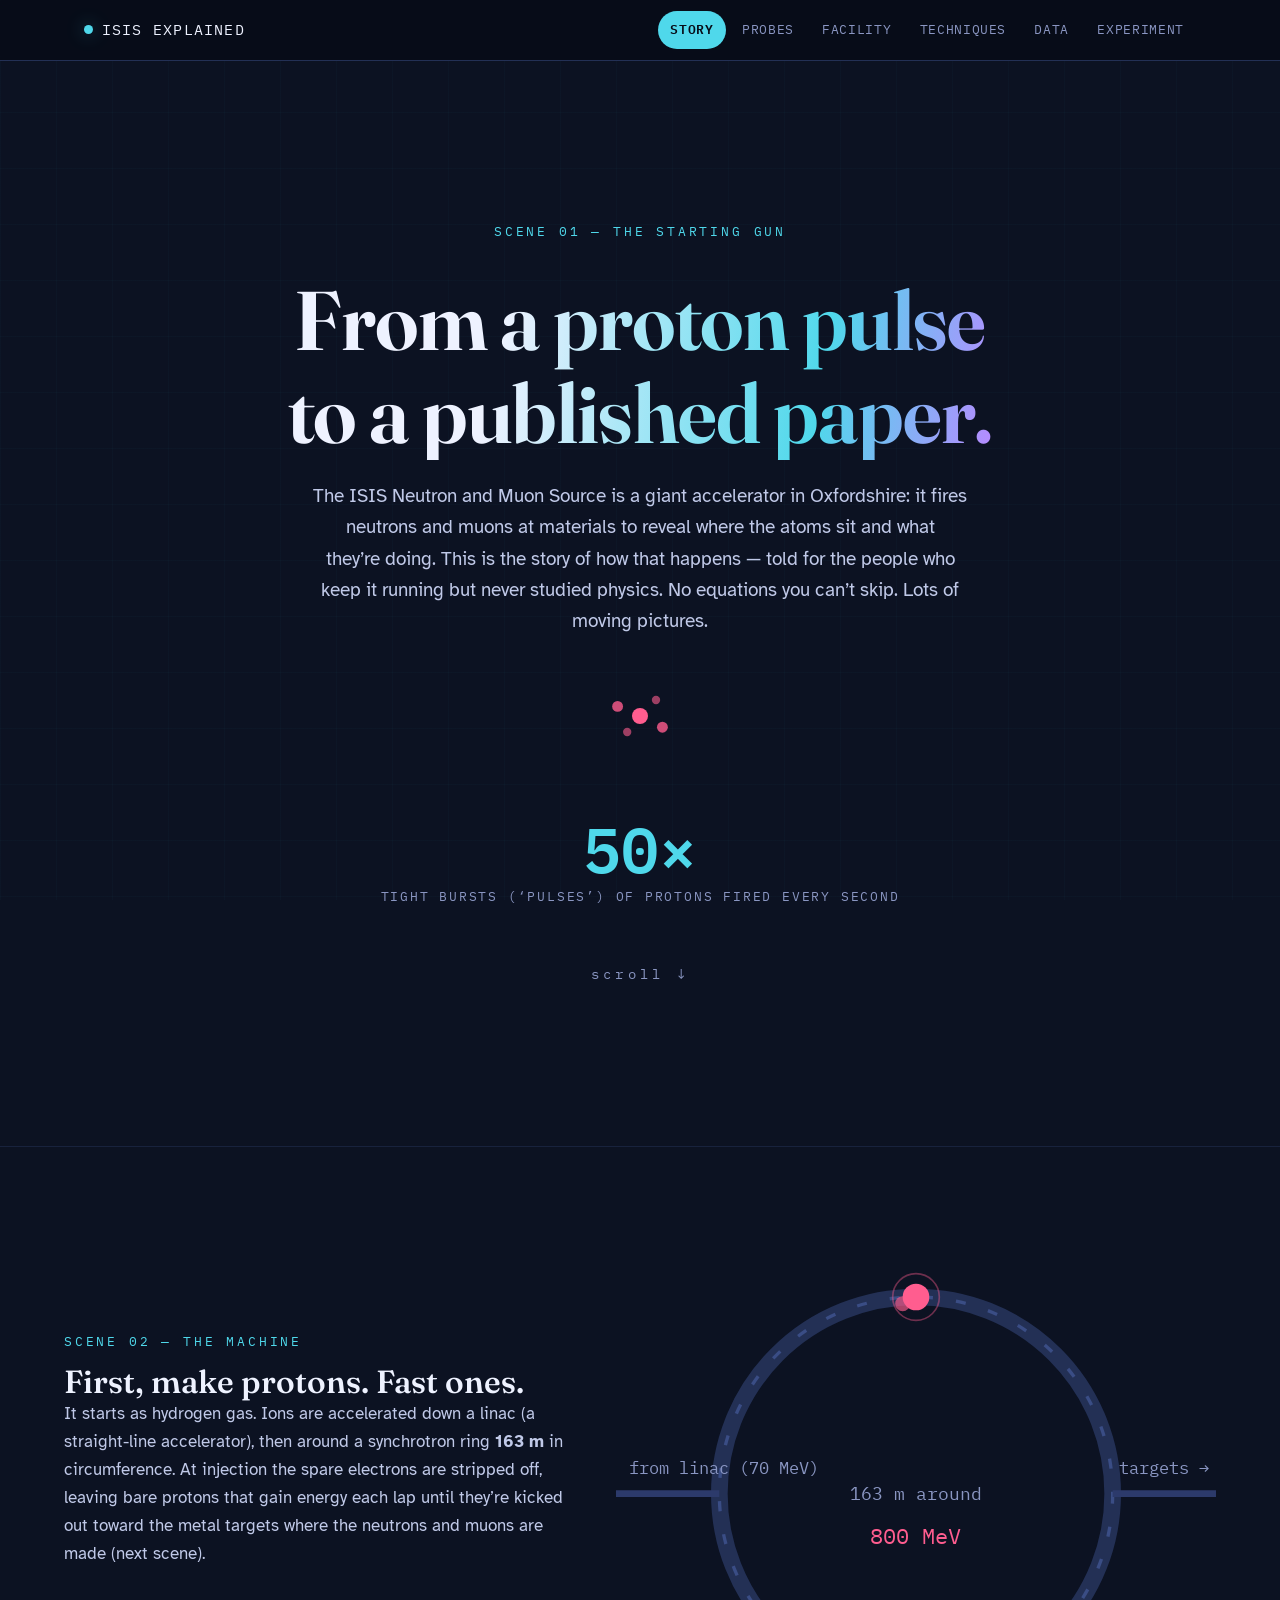
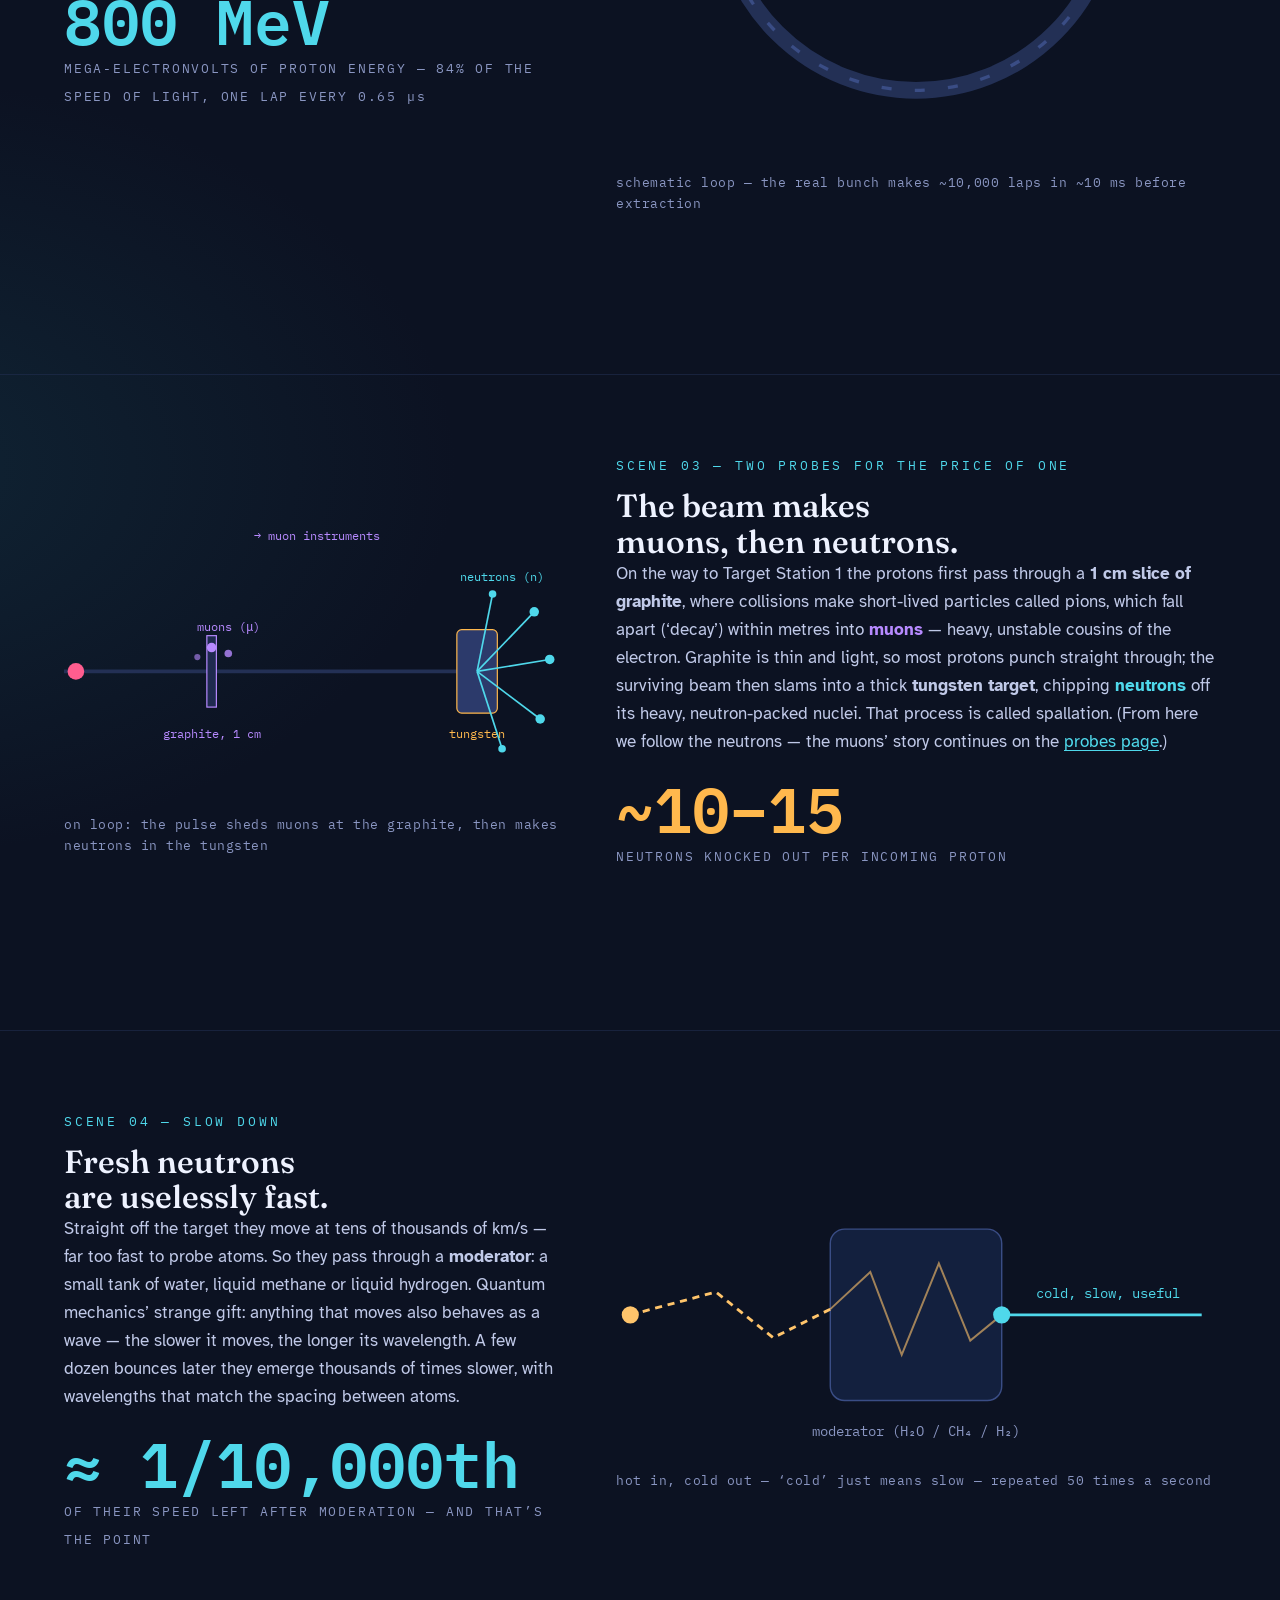
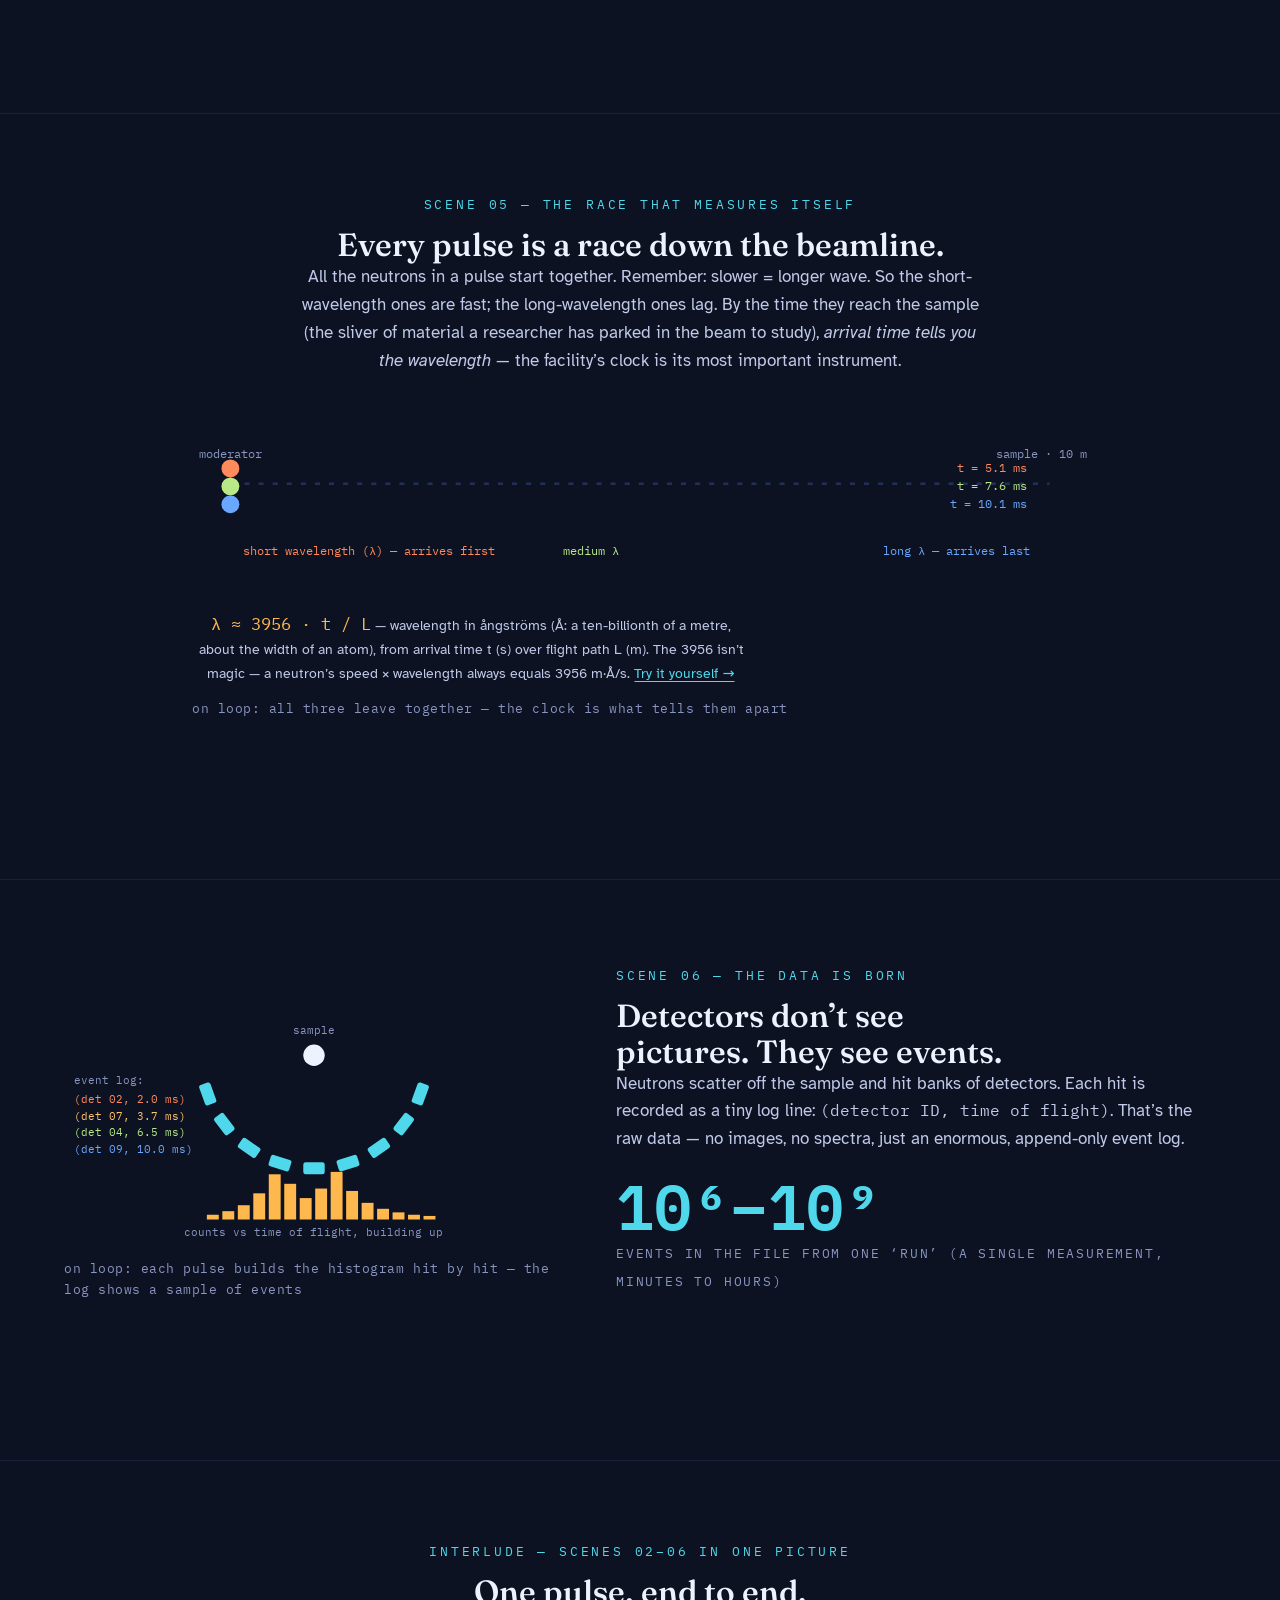
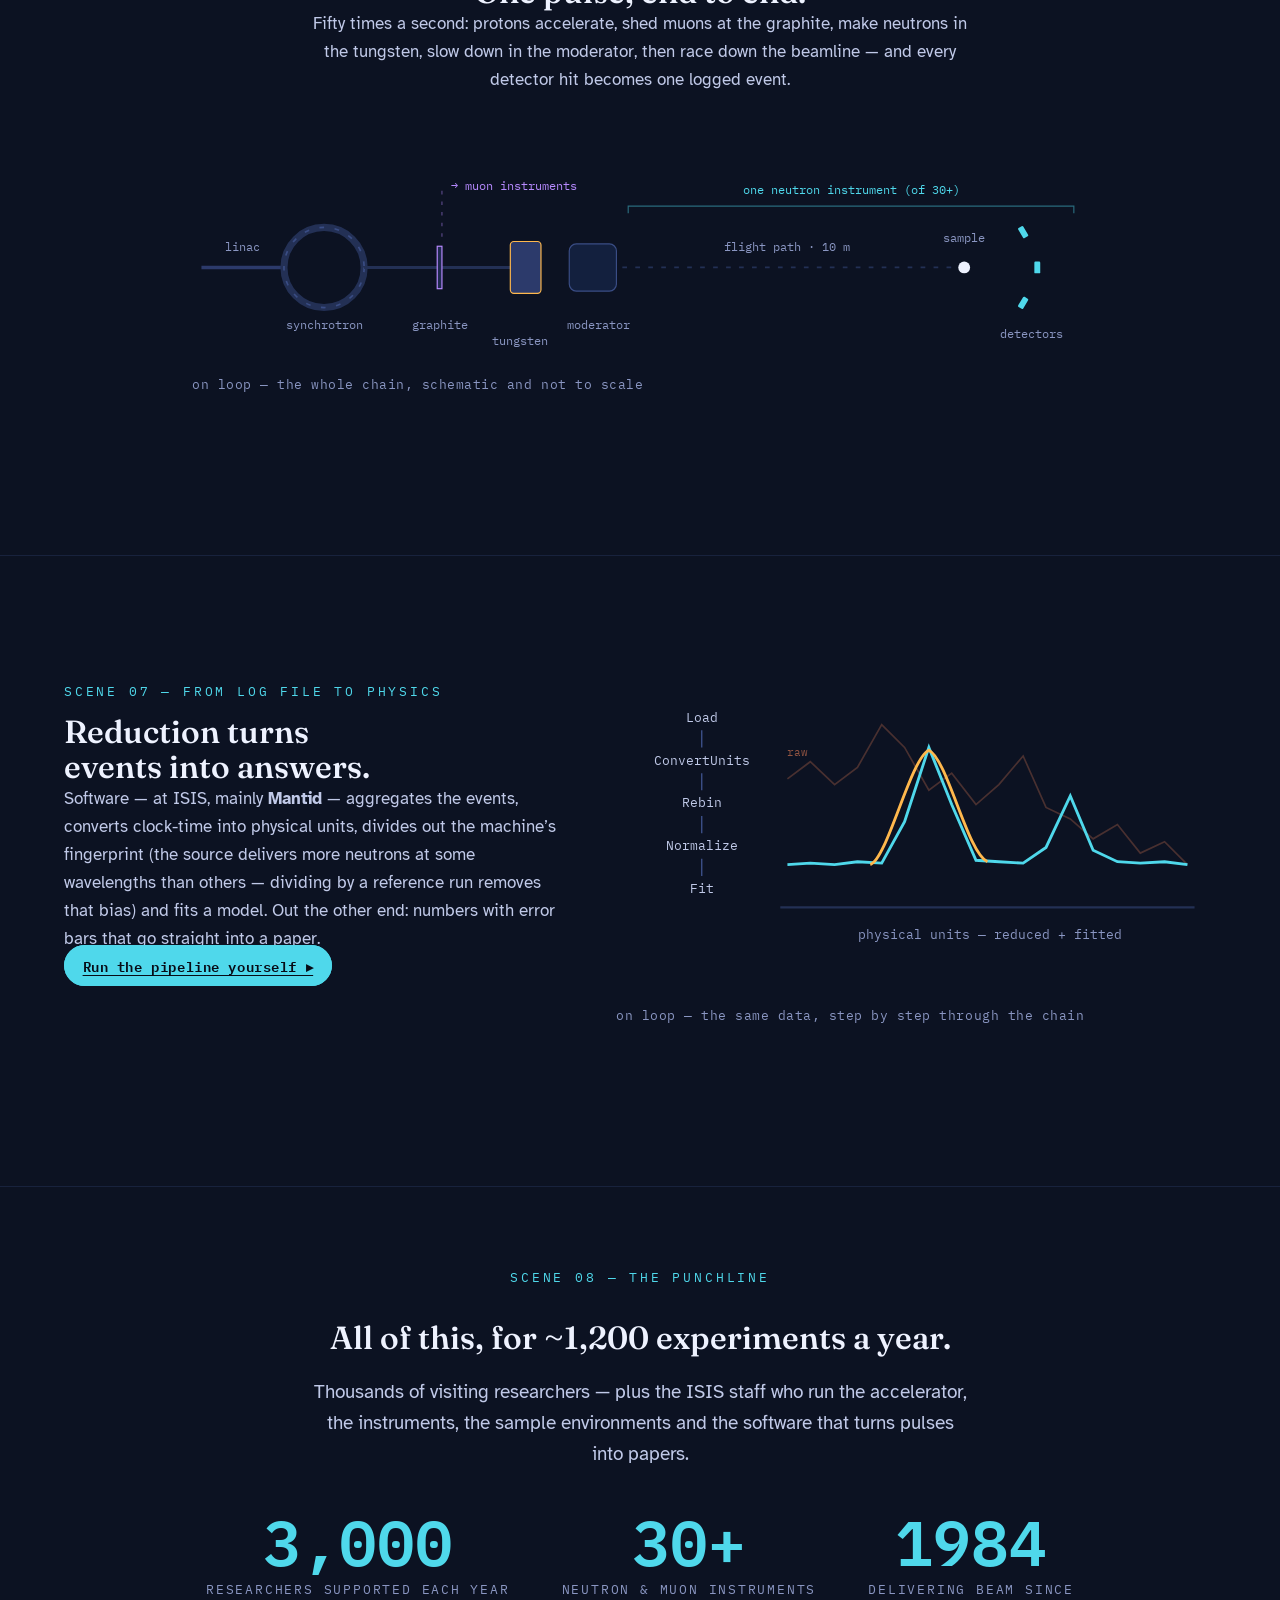
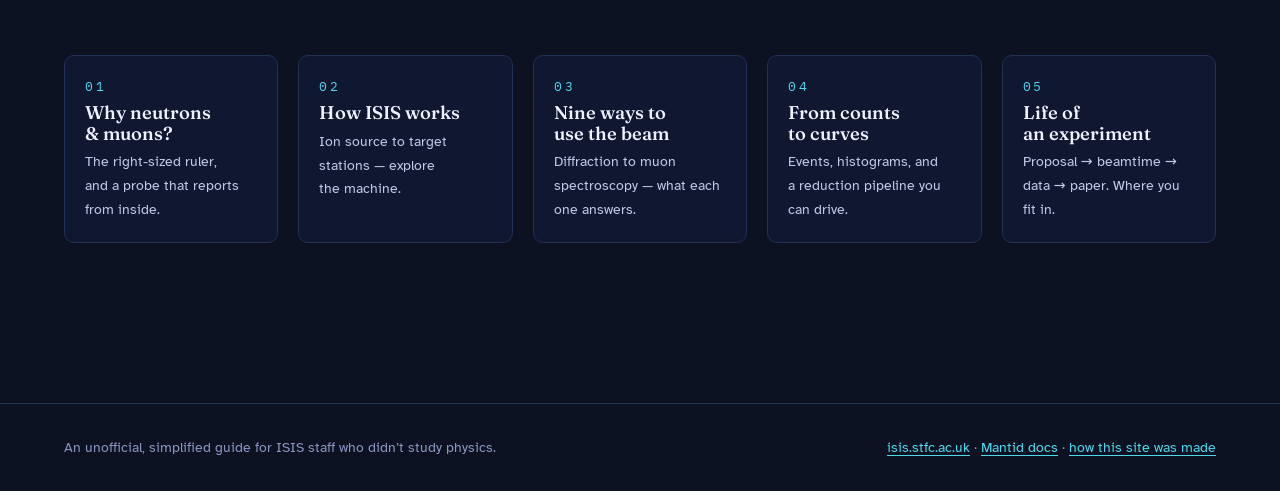
<file: index.html>
<!DOCTYPE html>
<html lang="en">
<head>
<meta charset="utf-8">
<meta name="viewport" content="width=device-width, initial-scale=1">
<title>ISIS Explained — from a proton pulse to a published paper</title>
<meta name="description" content="An interactive, beginner-friendly guide to neutrons, muons, and the ISIS Neutron and Muon Source.">
<link rel="icon" href="data:image/svg+xml,%3Csvg xmlns='http://www.w3.org/2000/svg' viewBox='0 0 16 16'%3E%3Ccircle cx='8' cy='8' r='6' fill='%234fd8eb'/%3E%3C/svg%3E">
<link rel="preconnect" href="https://fonts.googleapis.com">
<link rel="preconnect" href="https://fonts.gstatic.com" crossorigin>
<link href="https://fonts.googleapis.com/css2?family=Fraunces:opsz,wght@9..144,400;9..144,550;9..144,650&family=Atkinson+Hyperlegible:wght@400;700&family=IBM+Plex+Mono:wght@400;600&display=swap" rel="stylesheet">
<link rel="stylesheet" href="css/tokens.css">
<link rel="stylesheet" href="css/base.css">
<link rel="stylesheet" href="css/components.css">
<link rel="stylesheet" href="css/story.css">
<script defer src="js/nav.js"></script>
<script defer src="js/story.js"></script>
</head>
<body>
<a class="skip-link" href="#main">Skip to content</a>
<header class="site-header">
  <div class="bar">
    <a class="site-title" href="index.html"><span class="pip" aria-hidden="true"></span>ISIS&nbsp;EXPLAINED</a>
    <nav class="site-nav" id="site-nav" aria-label="Site">
      <a href="index.html" aria-current="page">STORY</a>
      <a href="probes.html">PROBES</a>
      <a href="facility.html">FACILITY</a>
      <a href="techniques.html">TECHNIQUES</a>
      <a href="data.html">DATA</a>
      <a href="experiment.html">EXPERIMENT</a>
    </nav>
  </div>
</header>
<main class="story" id="main">

  <!-- SCENE 1 · hero -->
  <section class="scene hero" id="s1">
    <div class="scene-inner center">
      <p class="kicker reveal">Scene 01 — the starting gun</p>
      <h1 class="hero-title reveal d1">From a proton pulse<br>to a published paper.</h1>
      <p class="lede reveal d2">The ISIS Neutron and Muon Source is a giant accelerator in Oxfordshire: it fires neutrons and muons at materials to reveal where the atoms sit and what they’re doing. This is the story of how that happens — told for the people who keep it running but never studied physics. No equations you can’t skip. Lots of moving pictures.</p>
      <svg class="hero-pulse reveal d3" viewBox="0 0 200 60" role="img" aria-label="A bunch of protons, pulsing.">
        <g class="bunch">
          <circle cx="100" cy="30" r="5" fill="#ff5d8f"/>
          <circle cx="86" cy="24" r="3.4" fill="#ff5d8f" opacity=".8"/>
          <circle cx="114" cy="37" r="3.4" fill="#ff5d8f" opacity=".8"/>
          <circle cx="92" cy="40" r="2.6" fill="#ff5d8f" opacity=".6"/>
          <circle cx="110" cy="20" r="2.6" fill="#ff5d8f" opacity=".6"/>
        </g>
      </svg>
      <p class="scene-stat reveal d3"><span class="num">50×</span><span class="label">tight bursts (‘pulses’) of protons fired every second</span></p>
      <p class="scroll-cue reveal d4" aria-hidden="true">scroll ↓</p>
    </div>
  </section>

  <!-- SCENE 2 · synchrotron (looping animation) -->
  <section class="scene" id="s2">
    <div class="scene-inner cols">
      <div class="scene-text">
        <p class="kicker reveal">Scene 02 — the machine</p>
        <h2 class="reveal d1">First, make protons. Fast ones.</h2>
        <p class="reveal d2">It starts as hydrogen gas. Ions are accelerated down a linac (a straight-line accelerator), then around a synchrotron ring <strong>163&nbsp;m</strong> in circumference. At injection the spare electrons are stripped off, leaving bare protons that gain energy each lap until they’re kicked out toward the metal targets where the neutrons and muons are made (next scene).</p>
        <p class="scene-stat reveal d3"><span class="num">800 MeV</span><span class="label">mega-electronvolts of proton energy — 84% of the speed of light, one lap every 0.65 <span class="unit">µs</span></span></p>
      </div>
      <figure class="scene-fig reveal d2">
        <svg viewBox="0 0 360 320" role="img" aria-label="The ISIS synchrotron ring: a proton bunch is injected at 70 MeV, speeds up lap after lap, and is kicked out toward the targets at 800 MeV.">
          <circle cx="180" cy="160" r="118" fill="none" stroke="#233055" stroke-width="10"/>
          <circle cx="180" cy="160" r="118" fill="none" stroke="#3a4d85" stroke-width="2" stroke-dasharray="6 14"/>
          <!-- injection line -->
          <line x1="0" y1="160" x2="62" y2="160" stroke="#2c3a6b" stroke-width="4"/>
          <text x="8" y="148" fill="#8a96c2" font-size="10" font-family="IBM Plex Mono, monospace">from linac (70 MeV)</text>
          <!-- extraction line -->
          <line x1="298" y1="160" x2="360" y2="160" stroke="#2c3a6b" stroke-width="4"/>
          <text x="302" y="148" fill="#8a96c2" font-size="10" font-family="IBM Plex Mono, monospace">targets →</text>
          <!-- bunch: injected, accelerates around the ring, extracted -->
          <g class="fx-ring" style="transform-origin: 180px 160px">
            <g>
              <circle cx="180" cy="42" r="8" fill="#ff5d8f"/>
              <circle cx="180" cy="42" r="14" fill="none" stroke="#ff5d8f" opacity=".4"/>
              <circle cx="172" cy="46" r="4.5" fill="#ff5d8f" opacity=".65"/>
            </g>
          </g>
          <text x="180" y="164" fill="#8a96c2" font-size="11" text-anchor="middle" font-family="IBM Plex Mono, monospace">163 m around</text>
          <!-- beam-energy readout, stepping up with the laps -->
          <g class="ring-energy" font-family="IBM Plex Mono, monospace" font-size="13" text-anchor="middle" fill="#ff5d8f">
            <text class="e1" x="180" y="190">70 MeV</text>
            <text class="e2" x="180" y="190">≈400 MeV</text>
            <text class="e3" x="180" y="190">800 MeV</text>
          </g>
        </svg>
        <figcaption class="figure-caption">schematic loop — the real bunch makes ~10,000 laps in ~10 ms before extraction</figcaption>
      </figure>
    </div>
  </section>

  <!-- SCENE 3 · two probes (looping animation) -->
  <section class="scene" id="s3">
    <div class="scene-inner cols flip">
      <div class="scene-text">
        <p class="kicker reveal">Scene 03 — two probes for the price of one</p>
        <h2 class="reveal d1">The beam makes muons, then neutrons.</h2>
        <p class="reveal d2">On the way to Target Station 1 the protons first pass through a <strong>1&nbsp;cm slice of graphite</strong>, where collisions make short-lived particles called pions, which fall apart (‘decay’) within metres into <strong style="color:var(--muon)">muons</strong> — heavy, unstable cousins of the electron. Graphite is thin and light, so most protons punch straight through; the surviving beam then slams into a thick <strong>tungsten target</strong>, chipping <strong style="color:var(--neutron)">neutrons</strong> off its heavy, neutron-packed nuclei. That process is called spallation. (From here we follow the neutrons — the muons’ story continues on the <a href="probes.html">probes page</a>.)</p>
        <p class="scene-stat reveal d3"><span class="num">~10–15</span><span class="label">neutrons knocked out per incoming proton</span></p>
      </div>
      <figure class="scene-fig reveal d2">
        <svg viewBox="0 0 420 280" role="img" aria-label="Proton beam passes a thin graphite target producing labelled muons, then hits a tungsten target producing a labelled burst of neutrons.">
          <!-- beam path -->
          <line x1="0" y1="170" x2="330" y2="170" stroke="#233055" stroke-width="3"/>
          <!-- graphite -->
          <rect x="120" y="140" width="8" height="60" fill="#1f2a4f" stroke="#b78aff"/>
          <text x="124" y="226" fill="#b78aff" font-size="10" text-anchor="middle" font-family="IBM Plex Mono, monospace">graphite, 1 cm</text>
          <!-- tungsten -->
          <rect x="330" y="135" width="34" height="70" rx="4" fill="#2c3a6b" stroke="#ffb84d"/>
          <text x="347" y="226" fill="#ffb84d" font-size="10" text-anchor="middle" font-family="IBM Plex Mono, monospace">tungsten</text>
          <!-- proton (flies along the beam) -->
          <g class="fx-proton"><circle cx="10" cy="170" r="7" fill="#ff5d8f"/></g>
          <!-- muons rise from graphite, label rides along -->
          <g class="fx-muons">
            <circle cx="124" cy="150" r="4" fill="#b78aff"/>
            <circle cx="138" cy="155" r="3.2" fill="#b78aff" opacity=".8"/>
            <circle cx="112" cy="158" r="2.6" fill="#b78aff" opacity=".6"/>
            <text x="112" y="136" fill="#b78aff" font-size="10" font-family="IBM Plex Mono, monospace">muons (μ)</text>
          </g>
          <text x="160" y="60" fill="#b78aff" font-size="10" font-family="IBM Plex Mono, monospace">→ muon instruments</text>
          <!-- neutron burst from tungsten, label grows with it -->
          <g class="fx-burst" style="transform-origin: 347px 170px">
            <g stroke="#4fd8eb" stroke-width="1.4">
              <line x1="347" y1="170" x2="395" y2="120"/>
              <line x1="347" y1="170" x2="408" y2="160"/>
              <line x1="347" y1="170" x2="400" y2="210"/>
              <line x1="347" y1="170" x2="360" y2="105"/>
              <line x1="347" y1="170" x2="368" y2="235"/>
            </g>
            <g fill="#4fd8eb">
              <circle cx="395" cy="120" r="4"/>
              <circle cx="408" cy="160" r="4"/>
              <circle cx="400" cy="210" r="4"/>
              <circle cx="360" cy="105" r="3.2"/>
              <circle cx="368" cy="235" r="3.2"/>
            </g>
            <text x="368" y="94" fill="#4fd8eb" font-size="10" text-anchor="middle" font-family="IBM Plex Mono, monospace">neutrons (n)</text>
          </g>
        </svg>
        <figcaption class="figure-caption">on loop: the pulse sheds muons at the graphite, then makes neutrons in the tungsten</figcaption>
      </figure>
    </div>
  </section>

  <!-- SCENE 4 · moderator -->
  <section class="scene" id="s4">
    <div class="scene-inner cols">
      <div class="scene-text">
        <p class="kicker reveal">Scene 04 — slow down</p>
        <h2 class="reveal d1">Fresh neutrons are uselessly fast.</h2>
        <p class="reveal d2">Straight off the target they move at tens of thousands of km/s — far too fast to probe atoms. So they pass through a <strong>moderator</strong>: a small tank of water, liquid methane or liquid hydrogen. Quantum mechanics’ strange gift: anything that moves also behaves as a wave — the slower it moves, the longer its wavelength. A few dozen bounces later they emerge thousands of times slower, with wavelengths that match the spacing between atoms.</p>
        <p class="scene-stat reveal d3"><span class="num">≈ 1/10,000th</span><span class="label">of their speed left after moderation — and that’s the point</span></p>
      </div>
      <figure class="scene-fig reveal d2">
        <svg viewBox="0 0 420 200" role="img" aria-label="A fast neutron enters a moderator tank, bounces, and leaves slow and cold.">
          <rect x="150" y="40" width="120" height="120" rx="10" fill="#13203e" stroke="#3a4d85"/>
          <text x="210" y="185" fill="#8a96c2" font-size="10" text-anchor="middle" font-family="IBM Plex Mono, monospace">moderator (H₂O / CH₄ / H₂)</text>
          <!-- jagged fast path in -->
          <polyline points="10,100 70,84 110,116 150,96" fill="none" stroke="#ffc46b" stroke-width="2" stroke-dasharray="5 4"/>
          <polyline points="150,96 178,70 200,128 226,64 248,118 270,100" fill="none" stroke="#ffc46b" stroke-width="1.4" opacity=".6"/>
          <circle class="mod-fast" cx="10" cy="100" r="6" fill="#ffc46b"/>
          <!-- slow path out -->
          <line x1="270" y1="100" x2="410" y2="100" stroke="#4fd8eb" stroke-width="2"/>
          <circle class="mod-slow" cx="270" cy="100" r="6" fill="#4fd8eb"/>
          <text x="395" y="88" fill="#4fd8eb" font-size="10" text-anchor="end" font-family="IBM Plex Mono, monospace">cold, slow, useful</text>
        </svg>
        <figcaption class="figure-caption">hot in, cold out — ‘cold’ just means slow — repeated 50 times a second</figcaption>
      </figure>
    </div>
  </section>

  <!-- SCENE 5 · TOF race (looping animation) -->
  <section class="scene" id="s5">
    <div class="scene-inner stack">
      <div class="scene-text center">
        <p class="kicker reveal">Scene 05 — the race that measures itself</p>
        <h2 class="reveal d1">Every pulse is a race down the beamline.</h2>
        <p class="reveal d2">All the neutrons in a pulse start together. Remember: slower = longer wave. So the short-wavelength ones are fast; the long-wavelength ones lag. By the time they reach the sample (the sliver of material a researcher has parked in the beam to study), <em>arrival time tells you the wavelength</em> — the facility’s clock is its most important instrument.</p>
      </div>
      <figure class="scene-fig wide reveal d2">
        <svg viewBox="0 0 700 150" role="img" aria-label="Three neutrons of different wavelengths start together and spread apart down a 10 metre beamline; an arrival time is logged as each one reaches the sample.">
          <line x1="30" y1="60" x2="670" y2="60" stroke="#233055" stroke-width="2" stroke-dasharray="4 7"/>
          <g fill="#8a96c2" font-size="9" font-family="IBM Plex Mono, monospace" text-anchor="middle">
            <text x="30" y="40">moderator</text>
            <text x="664" y="40">sample · 10 m</text>
          </g>
          <g class="fx-race1"><circle cx="30" cy="48" r="7" fill="#ff8a5c"/></g>
          <g class="fx-race2"><circle cx="30" cy="62" r="7" fill="#b8e986"/></g>
          <g class="fx-race3"><circle cx="30" cy="76" r="7" fill="#6aa8ff"/></g>
          <!-- arrival times, logged as each neutron reaches the sample (λ = 2/3/4 Å over 10 m) -->
          <g class="race-stamps" font-size="9" font-family="IBM Plex Mono, monospace" text-anchor="end">
            <text class="stamp-1" x="652" y="51" fill="#ff8a5c">t = 5.1 ms</text>
            <text class="stamp-2" x="652" y="65" fill="#b8e986">t = 7.6 ms</text>
            <text class="stamp-3" x="652" y="79" fill="#6aa8ff">t = 10.1 ms</text>
          </g>
          <g font-size="9" font-family="IBM Plex Mono, monospace">
            <text x="40" y="116" fill="#ff8a5c">short wavelength (λ) — arrives first</text>
            <text x="290" y="116" fill="#b8e986">medium λ</text>
            <text x="540" y="116" fill="#6aa8ff">long λ — arrives last</text>
          </g>
        </svg>
        <p class="tof-eq reveal d3"><code>λ&nbsp;≈&nbsp;3956&nbsp;·&nbsp;t&nbsp;/&nbsp;L</code> — wavelength in ångströms (Å: a ten-billionth of a metre, about the width of an atom), from arrival time t (s) over flight path L (m). The 3956 isn’t magic — a neutron’s speed × wavelength always equals 3956&nbsp;m·Å/s. <a href="data.html#tof">Try it yourself →</a></p>
        <figcaption class="figure-caption">on loop: all three leave together — the clock is what tells them apart</figcaption>
      </figure>
    </div>
  </section>

  <!-- SCENE 6 · detectors -->
  <section class="scene" id="s6">
    <div class="scene-inner cols flip">
      <div class="scene-text">
        <p class="kicker reveal">Scene 06 — the data is born</p>
        <h2 class="reveal d1">Detectors don’t see pictures. They see events.</h2>
        <p class="reveal d2">Neutrons scatter off the sample and hit banks of detectors. Each hit is recorded as a tiny log line: <span class="mono">(detector&nbsp;ID, time&nbsp;of&nbsp;flight)</span>. That’s the raw data — no images, no spectra, just an enormous, append-only event log.</p>
        <p class="scene-stat reveal d3"><span class="num">10⁶–10⁹</span><span class="label">events in the file from one ‘run’ (a single measurement, minutes to hours)</span></p>
      </div>
      <figure class="scene-fig reveal d2">
        <svg viewBox="0 0 420 240" role="img" aria-label="Scattered neutrons fly from a sample to an arc of detector tiles; each hit flashes a tile and builds up the histogram of counts against time of flight, and a few example hits appear as event log lines of detector ID and arrival time.">
          <circle cx="210" cy="80" r="9" fill="#eef2ff"/>
          <text x="210" y="62" fill="#8a96c2" font-size="9" text-anchor="middle" font-family="IBM Plex Mono, monospace">sample</text>
          <g class="det-arc">
            <!-- arc of detector tiles -->
            <g id="det-tiles"></g>
          </g>
          <!-- neutron dots are generated by story.js (≈30 per pulse); the log
               samples four of those hits — times/colors match the generated
               arrivals (TOF span 0–12 ms across the 15 bins) -->
          <g class="ev-log" font-size="9" font-family="IBM Plex Mono, monospace">
            <text x="8" y="104" fill="#8a96c2">event log:</text>
            <text class="l1" x="8" y="120" fill="#ff8a5c">(det 02, 2.0 ms)</text>
            <text class="l2" x="8" y="134" fill="#ffc46b">(det 07, 3.7 ms)</text>
            <text class="l3" x="8" y="148" fill="#b8e986">(det 04, 6.5 ms)</text>
            <text class="l4" x="8" y="162" fill="#6aa8ff">(det 09, 10.0 ms)</text>
          </g>
          <g class="histo" id="det-histo" aria-hidden="true"></g>
          <text x="210" y="232" fill="#8a96c2" font-size="9" text-anchor="middle" font-family="IBM Plex Mono, monospace">counts vs time of flight, building up</text>
        </svg>
        <figcaption class="figure-caption">on loop: each pulse builds the histogram hit by hit — the log shows a sample of events</figcaption>
      </figure>
    </div>
  </section>

  <!-- INTERLUDE · the full chain in one picture (looping animation) -->
  <section class="scene" id="recap">
    <div class="scene-inner stack">
      <div class="scene-text center">
        <p class="kicker reveal">Interlude — scenes 02–06 in one picture</p>
        <h2 class="reveal d1">One pulse, end to end.</h2>
        <p class="reveal d2">Fifty times a second: protons accelerate, shed muons at the graphite, make neutrons in the tungsten, slow down in the moderator, then race down the beamline — and every detector hit becomes one logged event.</p>
      </div>
      <figure class="scene-fig wide reveal d2">
        <svg viewBox="0 0 760 200" role="img" aria-label="The full ISIS chain in one schematic: a linac feeds the synchrotron ring; extracted protons pass a graphite slice making muons, hit the tungsten target making neutrons, which slow in the moderator, race down the flight path, scatter off the sample and hit detector tiles.">
          <!-- machine outline (static, labelled) -->
          <line x1="8" y1="120" x2="78" y2="120" stroke="#2c3a6b" stroke-width="3"/>
          <circle cx="112" cy="120" r="34" fill="none" stroke="#233055" stroke-width="6"/>
          <circle cx="112" cy="120" r="34" fill="none" stroke="#3a4d85" stroke-width="1.4" stroke-dasharray="4 9"/>
          <line x1="146" y1="120" x2="296" y2="120" stroke="#233055" stroke-width="2.5"/>
          <rect x="208" y="102" width="4" height="36" fill="#1f2a4f" stroke="#b78aff"/>
          <rect x="270" y="98" width="26" height="44" rx="3" fill="#2c3a6b" stroke="#ffb84d"/>
          <rect x="320" y="100" width="40" height="40" rx="6" fill="#13203e" stroke="#3a4d85"/>
          <line x1="365" y1="120" x2="645" y2="120" stroke="#233055" stroke-width="1.5" stroke-dasharray="4 7"/>
          <circle cx="655" cy="120" r="5" fill="#eef2ff"/>
          <g fill="#4fd8eb">
            <rect class="rc-d1" x="700" y="87.5" width="10" height="5" rx="1" transform="rotate(59 705 90)"/>
            <rect class="rc-d2" x="712" y="117.5" width="10" height="5" rx="1" transform="rotate(90 717 120)"/>
            <rect class="rc-d3" x="700" y="147.5" width="10" height="5" rx="1" transform="rotate(121 705 150)"/>
          </g>
          <g fill="#8a96c2" font-size="10" font-family="IBM Plex Mono, monospace" text-anchor="middle">
            <text x="43" y="106">linac</text>
            <text x="112" y="172">synchrotron</text>
            <text x="210" y="172">graphite</text>
            <text x="278" y="186">tungsten</text>
            <text x="345" y="172">moderator</text>
            <text x="505" y="106">flight path · 10 m</text>
            <text x="655" y="98">sample</text>
            <text x="712" y="180">detectors</text>
          </g>
          <!-- muon exit branch: the rising muons travel up this line -->
          <line x1="212" y1="94" x2="212" y2="50" stroke="#b78aff" stroke-width="1" stroke-dasharray="3 6" opacity=".45"/>
          <text x="220" y="54" fill="#b78aff" font-size="10" font-family="IBM Plex Mono, monospace">→ muon instruments</text>
          <!-- the flight path + sample + detectors ARE one neutron instrument -->
          <path d="M370,74 L370,68 L748,68 L748,74" fill="none" stroke="#4fd8eb" stroke-width="1" opacity=".45"/>
          <text x="559" y="58" fill="#4fd8eb" font-size="10" text-anchor="middle" font-family="IBM Plex Mono, monospace">one neutron instrument (of 30+)</text>
          <!-- actors (loop-only; hidden on the static page) -->
          <circle class="rc-actor rc-p1" cx="14" cy="120" r="5" fill="#ff5d8f"/>
          <g class="rc-actor rc-p2" style="transform-origin: 112px 120px"><circle cx="112" cy="86" r="5" fill="#ff5d8f"/></g>
          <circle class="rc-actor rc-p3" cx="146" cy="120" r="5" fill="#ff5d8f"/>
          <g class="rc-actor rc-mu">
            <circle cx="210" cy="106" r="3" fill="#b78aff"/>
            <circle cx="218" cy="112" r="2.4" fill="#b78aff" opacity=".7"/>
          </g>
          <g class="rc-actor rc-burst" style="transform-origin: 296px 120px" stroke="#4fd8eb" stroke-width="1.2">
            <line x1="296" y1="120" x2="318" y2="100"/>
            <line x1="296" y1="120" x2="322" y2="124"/>
            <line x1="296" y1="120" x2="314" y2="142"/>
          </g>
          <circle class="rc-actor rc-nf" cx="296" cy="120" r="4" fill="#ffc46b"/>
          <circle class="rc-actor rc-r1" cx="360" cy="112" r="4.5" fill="#ff8a5c"/>
          <circle class="rc-actor rc-r2" cx="360" cy="120" r="4.5" fill="#b8e986"/>
          <circle class="rc-actor rc-r3" cx="360" cy="128" r="4.5" fill="#6aa8ff"/>
        </svg>
        <figcaption class="figure-caption">on loop — the whole chain, schematic and not to scale</figcaption>
      </figure>
    </div>
  </section>

  <!-- SCENE 7 · pipeline -->
  <section class="scene" id="s7">
    <div class="scene-inner cols">
      <div class="scene-text">
        <p class="kicker reveal">Scene 07 — from log file to physics</p>
        <h2 class="reveal d1">Reduction turns events into answers.</h2>
        <p class="reveal d2">Software — at ISIS, mainly <strong>Mantid</strong> — aggregates the events, converts clock-time into physical units, divides out the machine’s fingerprint (the source delivers more neutrons at some wavelengths than others — dividing by a reference run removes that bias) and fits a model. Out the other end: numbers with error bars that go straight into a paper.</p>
        <p class="reveal d3"><a class="btn primary" href="data.html#playground">Run the pipeline yourself ▸</a></p>
      </div>
      <figure class="scene-fig reveal d2">
        <svg viewBox="0 0 420 250" role="img" aria-label="The reduction chain — Load, ConvertUnits, Rebin, Normalize, Fit — lights up step by step as a noisy raw spectrum morphs into a flat calibrated curve with a fitted peak; a faint copy of the raw data stays for comparison.">
          <!-- chain (steps highlight as they run) -->
          <g font-family="IBM Plex Mono, monospace" font-size="9" fill="#c0c9e8" class="pipe-chain" text-anchor="middle">
            <text class="pc-1" x="60" y="60">Load</text>
            <text class="pc-2" x="60" y="90">ConvertUnits</text>
            <text class="pc-3" x="60" y="120">Rebin</text>
            <text class="pc-4" x="60" y="150">Normalize</text>
            <text class="pc-5" x="60" y="180">Fit</text>
            <line x1="60" y1="66" x2="60" y2="78" stroke="#3a4d85"/>
            <line x1="60" y1="96" x2="60" y2="108" stroke="#3a4d85"/>
            <line x1="60" y1="126" x2="60" y2="138" stroke="#3a4d85"/>
            <line x1="60" y1="156" x2="60" y2="168" stroke="#3a4d85"/>
          </g>
          <!-- one plot: the same data, morphing through the chain -->
          <line x1="115" y1="190" x2="405" y2="190" stroke="#233055" stroke-width="1.5"/>
          <!-- faint copy of the raw input, kept for comparison -->
          <path class="pipe-ghost" d="M120,100 L136,88 L153,104 L169,92 L186,62 L202,78 L219,108 L235,96 L252,118 L268,104 L285,84 L301,120 L318,128 L334,142 L351,132 L367,152 L384,144 L400,160" fill="none" stroke="#ff8a5c" stroke-width="1.2" opacity=".25"/>
          <text x="120" y="84" fill="#ff8a5c" opacity=".55" font-size="8" font-family="IBM Plex Mono, monospace">raw</text>
          <!-- the data (morphs raw → converted → rebinned → normalized) -->
          <path class="pipe-data" d="M120,160 L136,159 L153,160 L169,158 L186,159 L202,130 L219,78 L235,118 L252,157 L268,158 L285,159 L301,148 L318,112 L334,150 L351,158 L367,159 L384,158 L400,160" fill="none" stroke="#4fd8eb" stroke-width="2"/>
          <!-- the fitted model, drawn over the main peak -->
          <path class="pipe-fit" d="M178,160 C190,156 206,86 219,80 C232,86 246,152 260,158" fill="none" stroke="#ffb84d" stroke-width="2" pathLength="1" stroke-dasharray="1"/>
          <!-- units caption (crossfades at Normalize) -->
          <g fill="#8a96c2" font-size="9" text-anchor="middle" font-family="IBM Plex Mono, monospace">
            <text class="pu-1" x="262" y="212">instrument units — raw events</text>
            <text class="pu-2" x="262" y="212">physical units — reduced + fitted</text>
          </g>
        </svg>
        <figcaption class="figure-caption">on loop — the same data, step by step through the chain</figcaption>
      </figure>
    </div>
  </section>

  <!-- SCENE 8 · people + CTAs -->
  <section class="scene" id="s8">
    <div class="scene-inner center">
      <p class="kicker reveal">Scene 08 — the punchline</p>
      <h2 class="reveal d1">All of this, for ~1,200 experiments a year.</h2>
      <p class="lede reveal d2">Thousands of visiting researchers — plus the ISIS staff who run the accelerator, the instruments, the sample environments and the software that turns pulses into papers.</p>
      <div class="stat-row reveal d3">
        <p class="scene-stat"><span class="num">3,000</span><span class="label">researchers supported each year</span></p>
        <p class="scene-stat"><span class="num">30+</span><span class="label">neutron &amp; muon instruments</span></p>
        <p class="scene-stat"><span class="num">1984</span><span class="label">delivering beam since</span></p>
      </div>
      <nav class="card-grid cta-row reveal d4" aria-label="Explore the topic pages">
        <a class="cta-card" href="probes.html"><span class="kicker">01</span><h3>Why neutrons &amp; muons?</h3><p>The right-sized ruler, and a probe that reports from inside.</p></a>
        <a class="cta-card" href="facility.html"><span class="kicker">02</span><h3>How ISIS works</h3><p>Ion source to target stations — explore the machine.</p></a>
        <a class="cta-card" href="techniques.html"><span class="kicker">03</span><h3>Nine ways to use the beam</h3><p>Diffraction to muon spectroscopy — what each one answers.</p></a>
        <a class="cta-card" href="data.html"><span class="kicker">04</span><h3>From counts to curves</h3><p>Events, histograms, and a reduction pipeline you can drive.</p></a>
        <a class="cta-card" href="experiment.html"><span class="kicker">05</span><h3>Life of an experiment</h3><p>Proposal → beamtime → data → paper. Where you fit in.</p></a>
      </nav>
    </div>
  </section>

</main>
<footer class="site-footer">
  <div class="bar">
    <span>An unofficial, simplified guide for ISIS staff who didn’t study physics.</span>
    <span><a href="https://www.isis.stfc.ac.uk/" rel="external">isis.stfc.ac.uk</a> · <a href="https://docs.mantidproject.org/nightly/" rel="external">Mantid docs</a> · <a href="how.html">how this site was made</a></span>
  </div>
</footer>
</body>
</html>
</file>
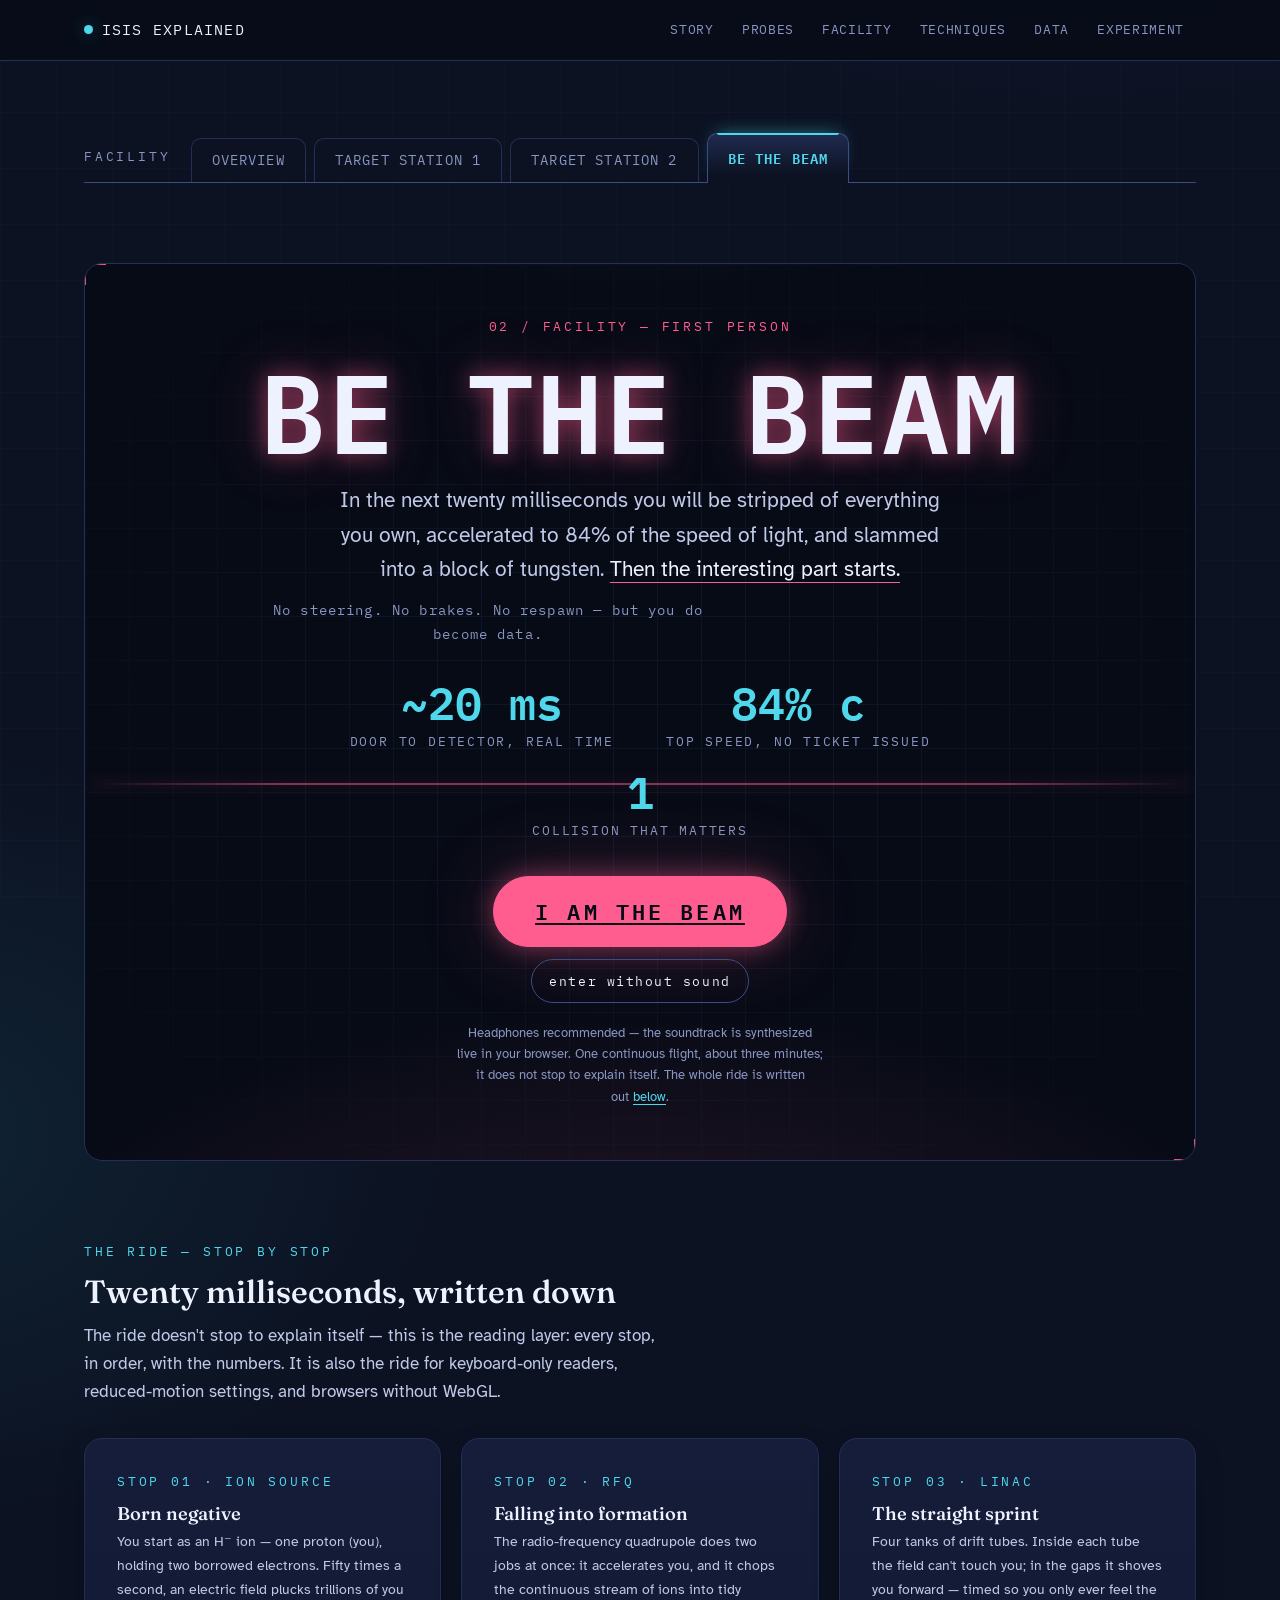
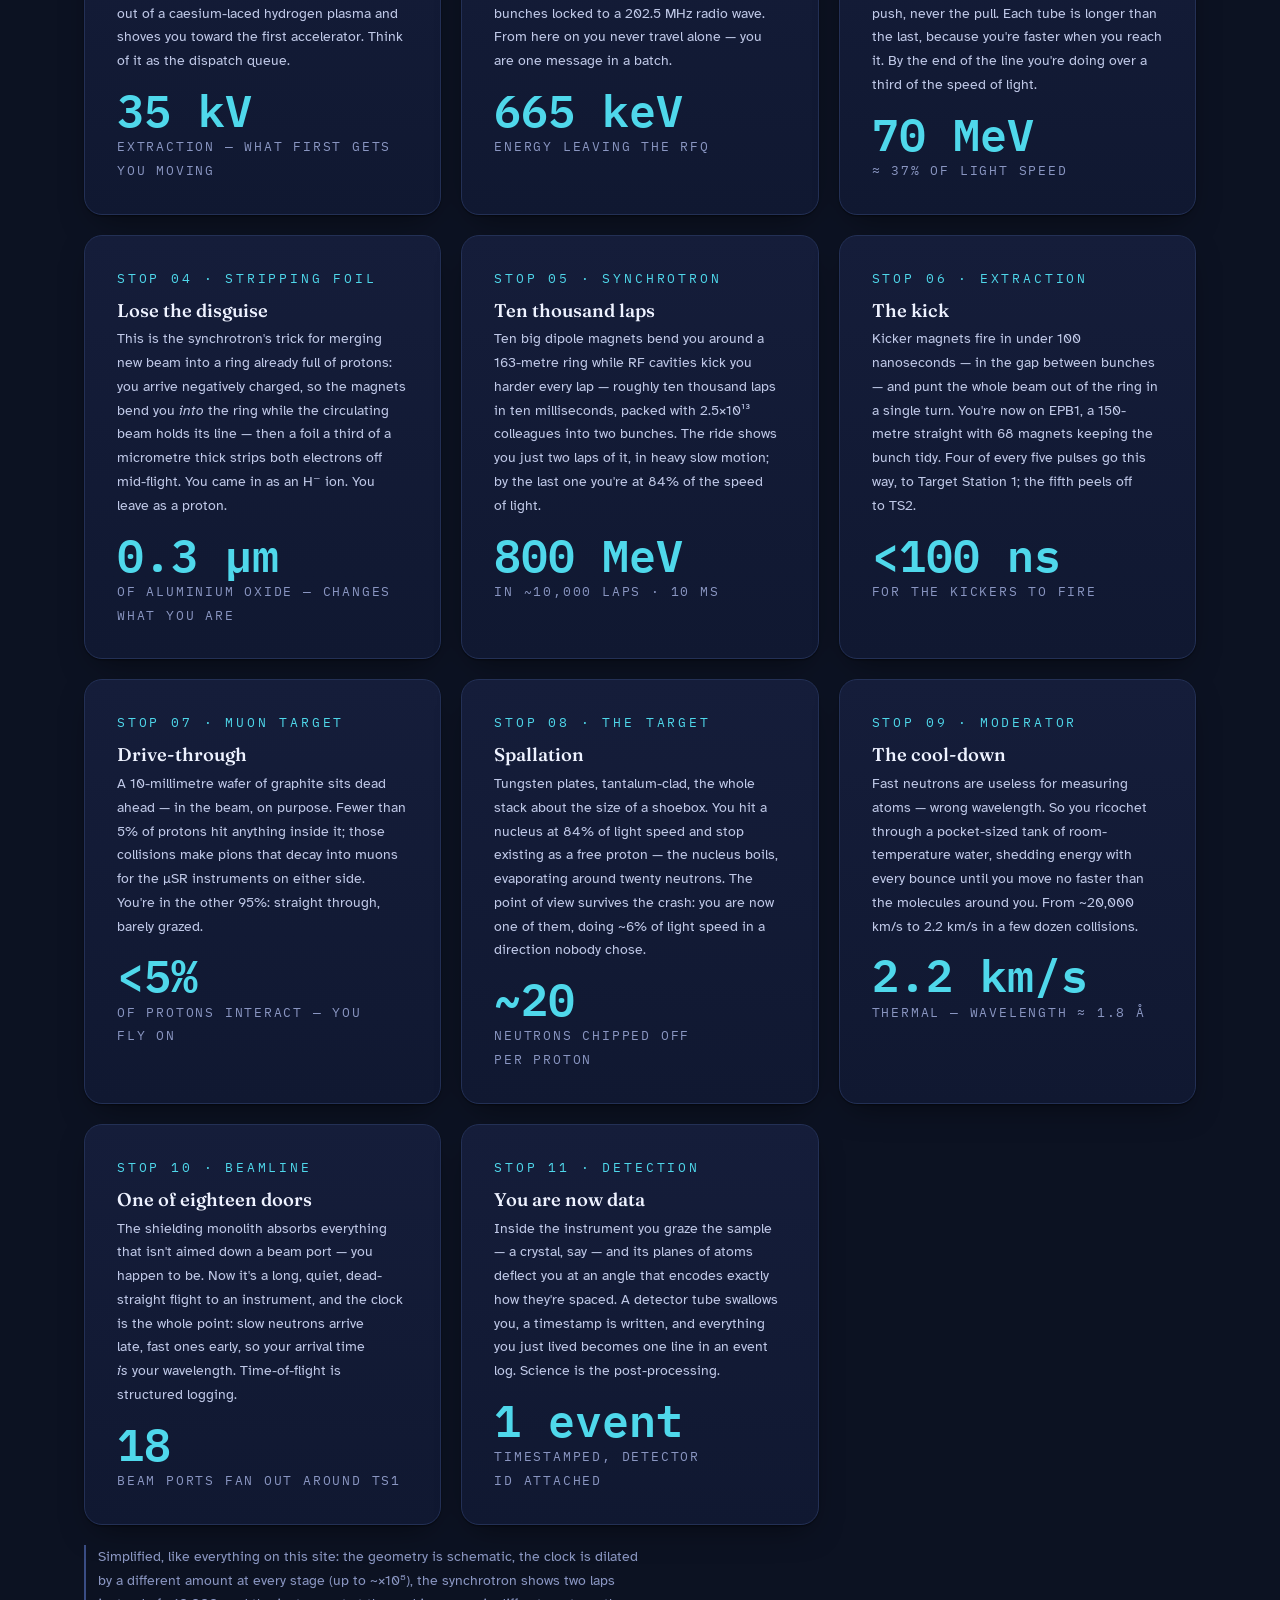
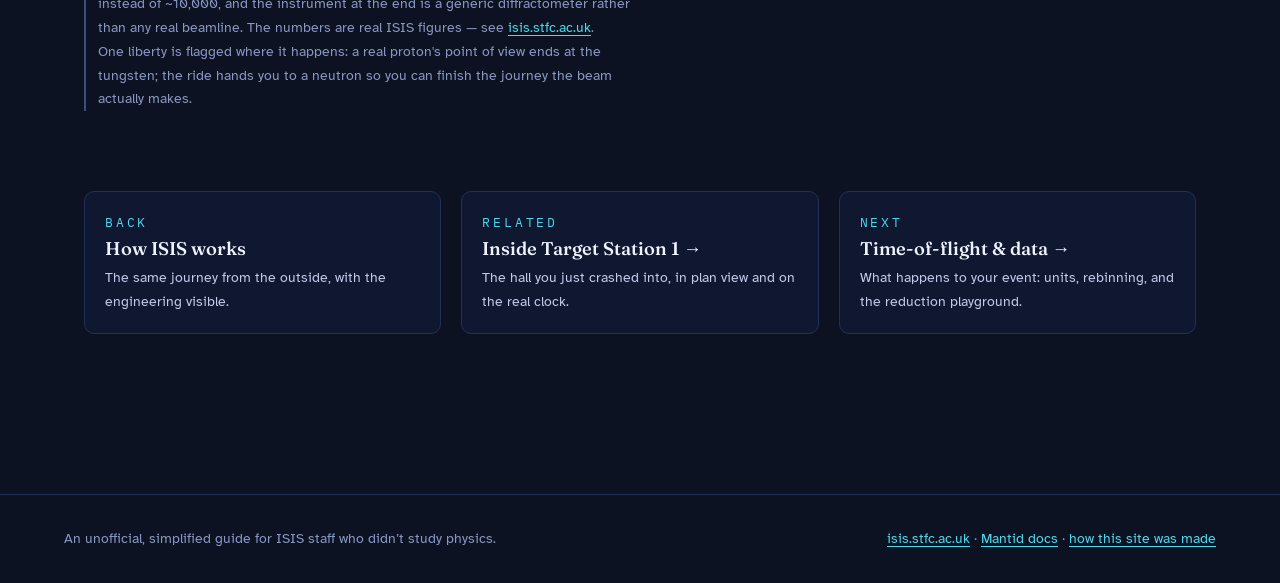
<file: bethebeam.html>
<!DOCTYPE html>
<html lang="en">
<head>
<meta charset="utf-8">
<meta name="viewport" content="width=device-width, initial-scale=1">
<title>BE THE BEAM — ISIS Explained</title>
<meta name="description" content="A first-person ride through ISIS: twenty milliseconds from a caesium-laced plasma to a timestamped detector event, seen from inside the beam. You don't steer. You are the beam.">
<link rel="icon" href="data:image/svg+xml,%3Csvg xmlns='http://www.w3.org/2000/svg' viewBox='0 0 16 16'%3E%3Ccircle cx='8' cy='8' r='6' fill='%23ff5d8f'/%3E%3C/svg%3E">
<link rel="preconnect" href="https://fonts.googleapis.com">
<link rel="preconnect" href="https://fonts.gstatic.com" crossorigin>
<link href="https://fonts.googleapis.com/css2?family=Fraunces:opsz,wght@9..144,400;9..144,550;9..144,650&family=Atkinson+Hyperlegible:wght@400;700&family=IBM+Plex+Mono:wght@400;600&display=swap" rel="stylesheet">
<link rel="stylesheet" href="css/tokens.css">
<link rel="stylesheet" href="css/base.css">
<link rel="stylesheet" href="css/components.css">
<link rel="stylesheet" href="css/bethebeam.css">
<script defer src="js/nav.js"></script>
<script defer src="js/synth.js"></script>
<script defer src="vendor/three.min.js"></script>
<script defer src="js/bethebeam-audio.js"></script>
<script defer src="js/bethebeam-scenes.js"></script>
<script defer src="js/bethebeam.js"></script>
</head>
<body class="btb-page">
<a class="skip-link" href="#main">Skip to content</a>
<header class="site-header">
  <div class="bar">
    <a class="site-title" href="index.html"><span class="pip" aria-hidden="true"></span>ISIS&nbsp;EXPLAINED</a>
    <nav class="site-nav" id="site-nav" aria-label="Site">
      <a href="index.html">STORY</a>
      <a href="probes.html">PROBES</a>
      <a href="facility.html">FACILITY</a>
      <a href="techniques.html">TECHNIQUES</a>
      <a href="data.html">DATA</a>
      <a href="experiment.html">EXPERIMENT</a>
    </nav>
  </div>
</header>
<main id="main">
  <nav class="subnav" aria-label="Facility sections">
    <span class="subnav-label">FACILITY</span>
    <a href="facility.html">OVERVIEW</a>
    <a href="ts1.html">TARGET STATION 1</a>
    <a href="ts2.html">TARGET STATION 2</a>
    <a href="bethebeam.html" aria-current="page">BE THE BEAM</a>
  </nav>

  <!-- ====================== LANDING ====================== -->
  <section class="btb-hero" aria-labelledby="btb-title">
    <div class="btb-hero-grid" aria-hidden="true"></div>
    <div class="btb-hero-beam" aria-hidden="true"></div>
    <div class="btb-hero-inner">
      <span class="kicker">02 / FACILITY — FIRST PERSON</span>
      <h1 id="btb-title" class="btb-title" data-text="BE THE BEAM">BE THE BEAM</h1>
      <p class="btb-lede">In the next twenty milliseconds you will be stripped of everything
        you own, accelerated to 84% of the speed of light, and slammed into a block of
        tungsten. <em>Then the interesting part starts.</em></p>
      <p class="btb-lede-sub">No steering. No brakes. No respawn — but you do become data.</p>

      <div class="btb-hero-stats" role="group" aria-label="Ride numbers">
        <p class="stat"><span class="num">~20 ms</span><span class="label">door to detector, real time</span></p>
        <p class="stat"><span class="num">84% c</span><span class="label">top speed, no ticket issued</span></p>
        <p class="stat"><span class="num">1</span><span class="label">collision that matters</span></p>
      </div>

      <div class="btb-hero-actions">
        <a id="btb-start" class="btn primary btb-cta" href="#storyboard">I AM THE BEAM</a>
        <button id="btb-start-quiet" class="btn ghost btb-cta-quiet" type="button" hidden>enter without sound</button>
      </div>
      <p class="btb-hero-note" id="btb-hero-note">Headphones recommended — the soundtrack is
        synthesized live in your browser. One continuous flight, about three minutes; it does
        not stop to explain itself. The whole ride is written out <a href="#storyboard">below</a>.</p>
    </div>
  </section>

  <!-- ====================== STORYBOARD / TRANSCRIPT ====================== -->
  <section id="storyboard" aria-labelledby="sb-h" class="btb-storyboard">
    <span class="kicker">THE RIDE — STOP BY STOP</span>
    <h2 id="sb-h">Twenty milliseconds, written down</h2>
    <p class="btb-sb-intro">The ride doesn't stop to explain itself — this is the reading
      layer: every stop, in order, with the numbers. It is also the ride for keyboard-only
      readers, reduced-motion settings, and browsers without WebGL.</p>

    <div class="btb-sb-grid">
      <article class="panel sb-stop" id="sb-1">
        <span class="kicker">STOP 01 · ION SOURCE</span>
        <h3>Born negative</h3>
        <p>You start as an H⁻ ion — one proton (you), holding two borrowed electrons. Fifty
          times a second, an electric field plucks trillions of you out of a caesium-laced
          hydrogen plasma and shoves you toward the first accelerator. Think of it as the
          dispatch queue.</p>
        <p class="stat"><span class="num">35 kV</span><span class="label">extraction — what first gets you moving</span></p>
      </article>

      <article class="panel sb-stop" id="sb-2">
        <span class="kicker">STOP 02 · RFQ</span>
        <h3>Falling into formation</h3>
        <p>The radio-frequency quadrupole does two jobs at once: it accelerates you, and it
          chops the continuous stream of ions into tidy bunches locked to a 202.5 MHz radio
          wave. From here on you never travel alone — you are one message in a batch.</p>
        <p class="stat"><span class="num">665 keV</span><span class="label">energy leaving the RFQ</span></p>
      </article>

      <article class="panel sb-stop" id="sb-3">
        <span class="kicker">STOP 03 · LINAC</span>
        <h3>The straight sprint</h3>
        <p>Four tanks of drift tubes. Inside each tube the field can't touch you; in the gaps
          it shoves you forward — timed so you only ever feel the push, never the pull. Each
          tube is longer than the last, because you're faster when you reach it. By the end of
          the line you're doing over a third of the speed of light.</p>
        <p class="stat"><span class="num">70 MeV</span><span class="label">≈ 37% of light speed</span></p>
      </article>

      <article class="panel sb-stop" id="sb-4">
        <span class="kicker">STOP 04 · STRIPPING FOIL</span>
        <h3>Lose the disguise</h3>
        <p>This is the synchrotron's trick for merging new beam into a ring already full of
          protons: you arrive negatively charged, so the magnets bend you <em>into</em> the ring
          while the circulating beam holds its line — then a foil a third of a micrometre thick
          strips both electrons off mid-flight. You came in as an H⁻ ion. You leave as a proton.</p>
        <p class="stat"><span class="num">0.3 µm</span><span class="label">of aluminium oxide — changes what you are</span></p>
      </article>

      <article class="panel sb-stop" id="sb-5">
        <span class="kicker">STOP 05 · SYNCHROTRON</span>
        <h3>Ten thousand laps</h3>
        <p>Ten big dipole magnets bend you around a 163-metre ring while RF cavities kick you
          harder every lap — roughly ten thousand laps in ten milliseconds, packed with 2.5×10¹³
          colleagues into two bunches. The ride shows you just two laps of it, in heavy slow
          motion; by the last one you're at 84% of the speed of light.</p>
        <p class="stat"><span class="num">800 MeV</span><span class="label">in ~10,000 laps · 10 ms</span></p>
      </article>

      <article class="panel sb-stop" id="sb-6">
        <span class="kicker">STOP 06 · EXTRACTION</span>
        <h3>The kick</h3>
        <p>Kicker magnets fire in under 100 nanoseconds — in the gap between bunches — and
          punt the whole beam out of the ring in a single turn. You're now on EPB1, a 150-metre
          straight with 68 magnets keeping the bunch tidy. Four of every five pulses go this
          way, to Target Station 1; the fifth peels off to TS2.</p>
        <p class="stat"><span class="num">&lt;100 ns</span><span class="label">for the kickers to fire</span></p>
      </article>

      <article class="panel sb-stop" id="sb-7">
        <span class="kicker">STOP 07 · MUON TARGET</span>
        <h3>Drive-through</h3>
        <p>A 10-millimetre wafer of graphite sits dead ahead — in the beam, on purpose. Fewer
          than 5% of protons hit anything inside it; those collisions make pions that decay
          into muons for the µSR instruments on either side. You're in the other 95%: straight
          through, barely grazed.</p>
        <p class="stat"><span class="num">&lt;5%</span><span class="label">of protons interact — you fly on</span></p>
      </article>

      <article class="panel sb-stop" id="sb-8">
        <span class="kicker">STOP 08 · THE TARGET</span>
        <h3>Spallation</h3>
        <p>Tungsten plates, tantalum-clad, the whole stack about the size of a shoebox. You hit
          a nucleus at 84% of light speed and stop existing as a free proton — the nucleus
          boils, evaporating around twenty neutrons. The point of view survives the crash:
          you are now one of them, doing ~6% of light speed in a direction nobody chose.</p>
        <p class="stat"><span class="num">~20</span><span class="label">neutrons chipped off per proton</span></p>
      </article>

      <article class="panel sb-stop" id="sb-9">
        <span class="kicker">STOP 09 · MODERATOR</span>
        <h3>The cool-down</h3>
        <p>Fast neutrons are useless for measuring atoms — wrong wavelength. So you ricochet
          through a pocket-sized tank of room-temperature water, shedding energy with every
          bounce until you move no faster than the molecules around you. From ~20,000 km/s to
          2.2 km/s in a few dozen collisions.</p>
        <p class="stat"><span class="num">2.2 km/s</span><span class="label">thermal — wavelength ≈ 1.8 Å</span></p>
      </article>

      <article class="panel sb-stop" id="sb-10">
        <span class="kicker">STOP 10 · BEAMLINE</span>
        <h3>One of eighteen doors</h3>
        <p>The shielding monolith absorbs everything that isn't aimed down a beam port — you
          happen to be. Now it's a long, quiet, dead-straight flight to an instrument, and the
          clock is the whole point: slow neutrons arrive late, fast ones early, so your arrival
          time <em>is</em> your wavelength. Time-of-flight is structured logging.</p>
        <p class="stat"><span class="num">18</span><span class="label">beam ports fan out around TS1</span></p>
      </article>

      <article class="panel sb-stop" id="sb-11">
        <span class="kicker">STOP 11 · DETECTION</span>
        <h3>You are now data</h3>
        <p>Inside the instrument you graze the sample — a crystal, say — and its planes of
          atoms deflect you at an angle that encodes exactly how they're spaced. A detector
          tube swallows you, a timestamp is written, and everything you just lived becomes one
          line in an event log. Science is the post-processing.</p>
        <p class="stat"><span class="num">1 event</span><span class="label">timestamped, detector ID attached</span></p>
      </article>
    </div>

    <p class="footnote">Simplified, like everything on this site: the geometry is schematic,
      the clock is dilated by a different amount at every stage (up to ~×10⁸), the synchrotron
      shows two laps instead of ~10,000, and the instrument at the end is a generic
      diffractometer rather than any real beamline. The numbers are real ISIS figures — see
      <a href="https://www.isis.stfc.ac.uk/" rel="external">isis.stfc.ac.uk</a>. One liberty is
      flagged where it happens: a real proton's point of view ends at the tungsten; the ride
      hands you to a neutron so you can finish the journey the beam actually makes.</p>
  </section>

  <nav class="card-grid" aria-label="Continue exploring" style="margin-top: var(--sp-6)">
    <a class="cta-card" href="facility.html"><span class="kicker">Back</span><h3>How ISIS works</h3><p>The same journey from the outside, with the engineering visible.</p></a>
    <a class="cta-card" href="ts1.html"><span class="kicker">Related</span><h3>Inside Target Station 1 →</h3><p>The hall you just crashed into, in plan view and on the real clock.</p></a>
    <a class="cta-card" href="data.html"><span class="kicker">Next</span><h3>Time-of-flight &amp; data →</h3><p>What happens to your event: units, rebinning, and the reduction playground.</p></a>
  </nav>
</main>

<!-- ====================== RIDE OVERLAY (JS only) ======================
     Lives outside <main> on purpose: main { z-index: 1 } creates a stacking
     context that would trap the overlay below the sticky site header. -->
<div id="btb-overlay" class="btb-overlay" role="dialog" aria-modal="true" aria-label="BE THE BEAM — first-person ride" tabindex="-1" hidden>
  <canvas id="btb-canvas" role="img" aria-label="First-person animated view from inside the ISIS beam. Each stop is described in the panel that follows it; the same stop descriptions appear in the storyboard on the page."></canvas>
  <div class="btb-flash" id="btb-flash" aria-hidden="true"></div>
  <div class="btb-vignette" id="btb-vignette" aria-hidden="true"></div>

  <div class="btb-hud">
    <div class="btb-hud-top">
      <p class="btb-loc" id="btb-loc" aria-live="polite"></p>
      <div class="btb-hud-buttons">
        <button class="btn ghost btb-hud-btn" id="btb-mute" type="button" aria-pressed="false">MUTE</button>
        <button class="btn ghost btb-hud-btn" id="btb-exit" type="button">EXIT&nbsp;<span aria-hidden="true">[ESC]</span></button>
      </div>
    </div>

    <p class="btb-sub" id="btb-sub" aria-hidden="true"></p>

    <div class="btb-hud-bottom">
      <div class="btb-readouts" aria-hidden="true">
        <span class="btb-ro">YOU <b id="ro-you">H⁻</b></span>
        <span class="btb-ro">ENERGY <b id="ro-energy">—</b></span>
        <span class="btb-ro btb-ro-speed">SPEED <b id="ro-speed">—</b>
          <span class="btb-speedbar"><span id="ro-speedfill"></span></span></span>
        <span class="btb-ro">CLOCK <b id="ro-clock">0.0 µs</b></span>
        <span class="btb-ro" id="ro-extra-wrap" hidden>LAP <b id="ro-extra">—</b></span>
      </div>
      <nav class="btb-rail" id="btb-rail" aria-label="Ride stops"></nav>
      <p class="btb-keys" aria-hidden="true">SPACE pause · ← → skip stops · M mute</p>
    </div>
  </div>

  <!-- minimap: the facility.html plan, miniaturized — decorative; the
       location label above is the accessible position readout -->
  <div class="btb-map" aria-hidden="true">
    <span class="btb-map-title">YOU ARE HERE</span>
    <svg viewBox="0 0 220 150">
      <path class="bm-route" d="M8,118 H78 L85.6,88.4"/>
      <circle class="bm-route" cx="104" cy="70" r="26"/>
      <path class="bm-route" d="M130,70 H186"/>
      <path class="bm-route bm-dim" d="M150,70 L168,104"/>
      <rect class="bm-block bm-dim" x="160" y="104" width="20" height="13"/>
      <rect class="bm-block" x="186" y="60" width="20" height="20"/>
      <path class="bm-route" d="M196,80 L213,100"/>
      <path class="bm-route" d="M213,100 L217.5,100.8"/>
      <circle class="bm-poi" cx="160" cy="70" r="2"/>
      <circle class="bm-poi bm-poi-det" cx="217.5" cy="100.8" r="2.4"/>
      <text x="8" y="131">SOURCE</text>
      <text x="48" y="131">LINAC</text>
      <text x="104" y="73" text-anchor="middle">RING</text>
      <text x="160" y="62" text-anchor="middle">µ</text>
      <text x="196" y="55" text-anchor="middle">TS1</text>
      <text class="bm-dim" x="170" y="128" text-anchor="middle">TS2</text>
      <text x="213" y="114" text-anchor="end">DETECTOR</text>
      <circle id="bm-halo" cx="8" cy="118" r="6"/>
      <circle id="bm-dot" cx="8" cy="118" r="2.4"/>
    </svg>
  </div>

  <div class="btb-end" id="btb-end" hidden>
    <div class="btb-term" role="group" aria-label="Your detector event">
      <p class="btb-term-line">ISIS · TS1 · beamline N5 · run 51440</p>
      <p class="btb-term-line btb-term-event" id="btb-term-event"></p>
      <p class="btb-term-line btb-term-note">// you are one event among ~5×10¹⁴ neutrons made in this
        pulse alone. every dot in every spectrum lived this ride.</p>
    </div>
    <div class="btb-end-actions">
      <button class="btn primary" id="btb-again" type="button">RIDE AGAIN</button>
      <a class="btn" href="data.html">WHAT HAPPENS TO YOUR EVENT →</a>
      <button class="btn ghost" id="btb-end-exit" type="button">BACK TO THE PAGE</button>
    </div>
  </div>
</div>

<footer class="site-footer">
  <div class="bar">
    <span>An unofficial, simplified guide for ISIS staff who didn’t study physics.</span>
    <span><a href="https://www.isis.stfc.ac.uk/" rel="external">isis.stfc.ac.uk</a> · <a href="https://docs.mantidproject.org/nightly/" rel="external">Mantid docs</a> · <a href="how.html">how this site was made</a></span>
  </div>
</footer>
</body>
</html>
</file>
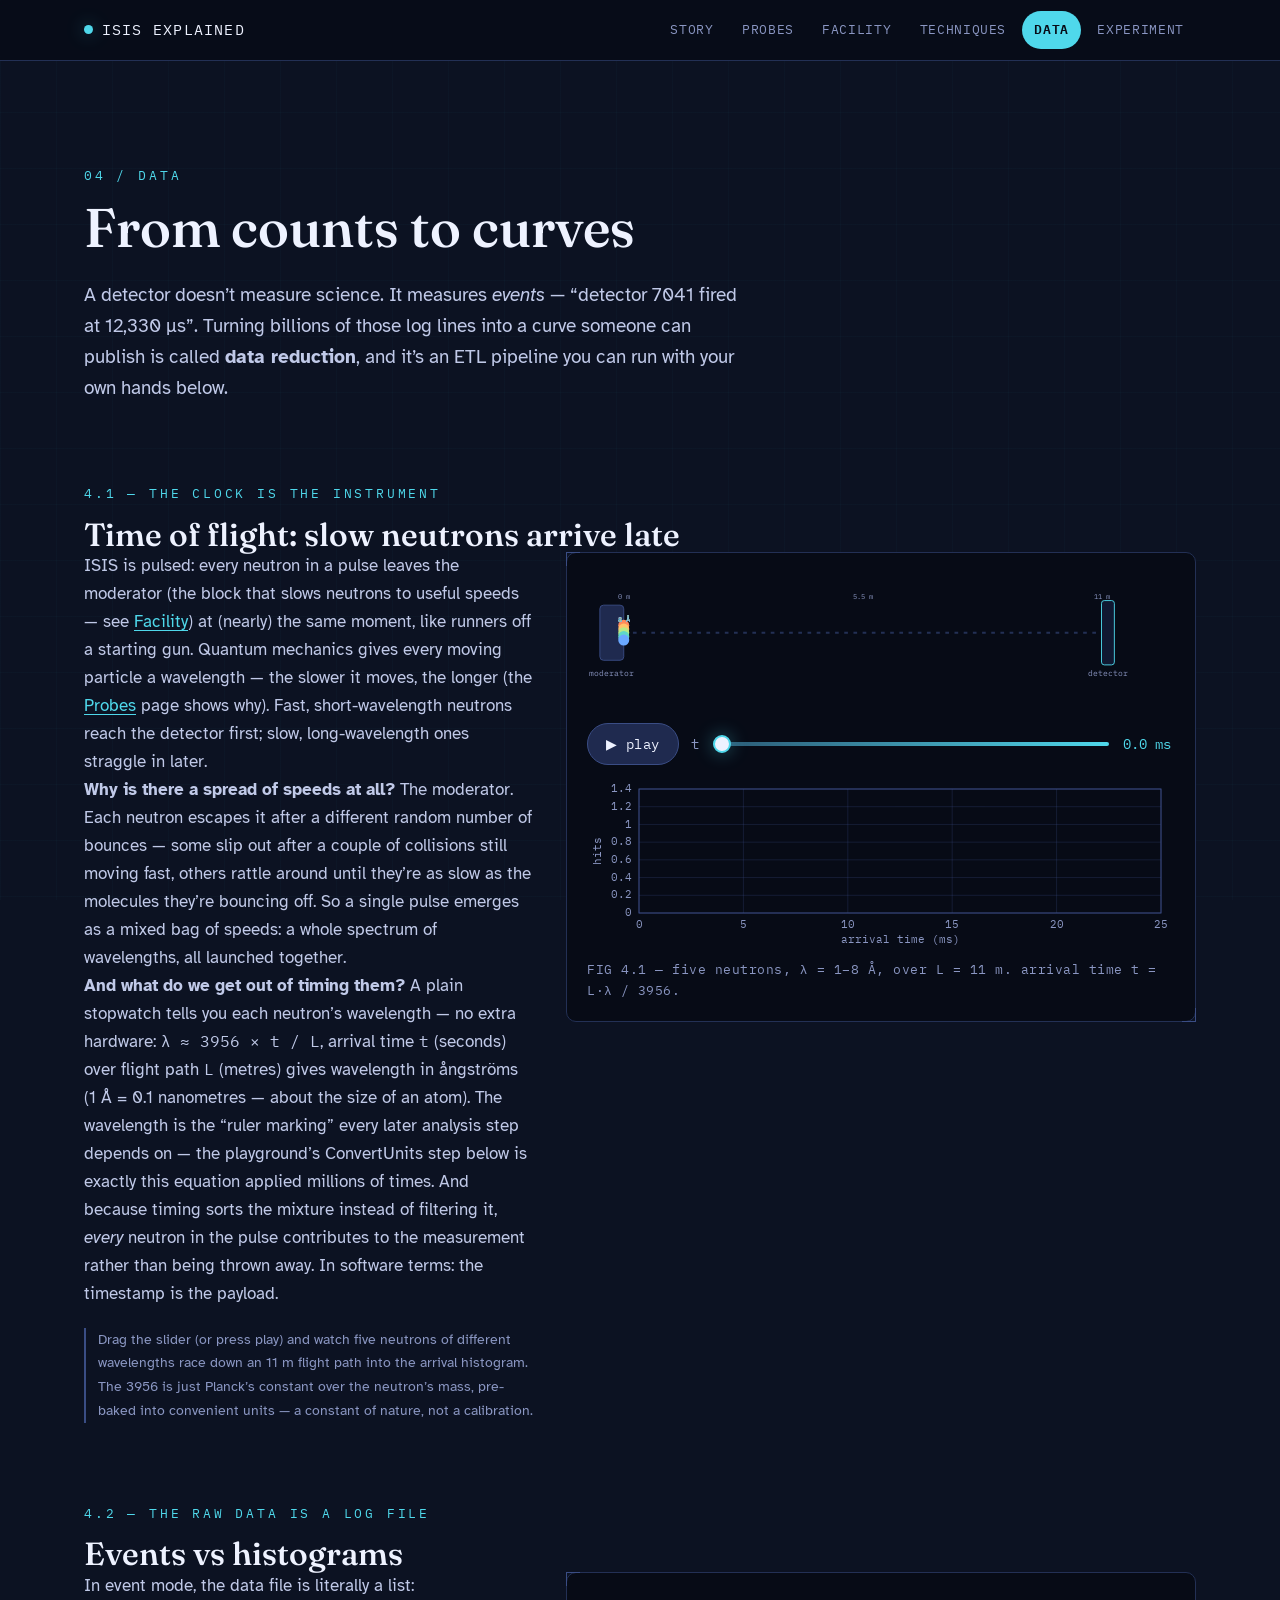
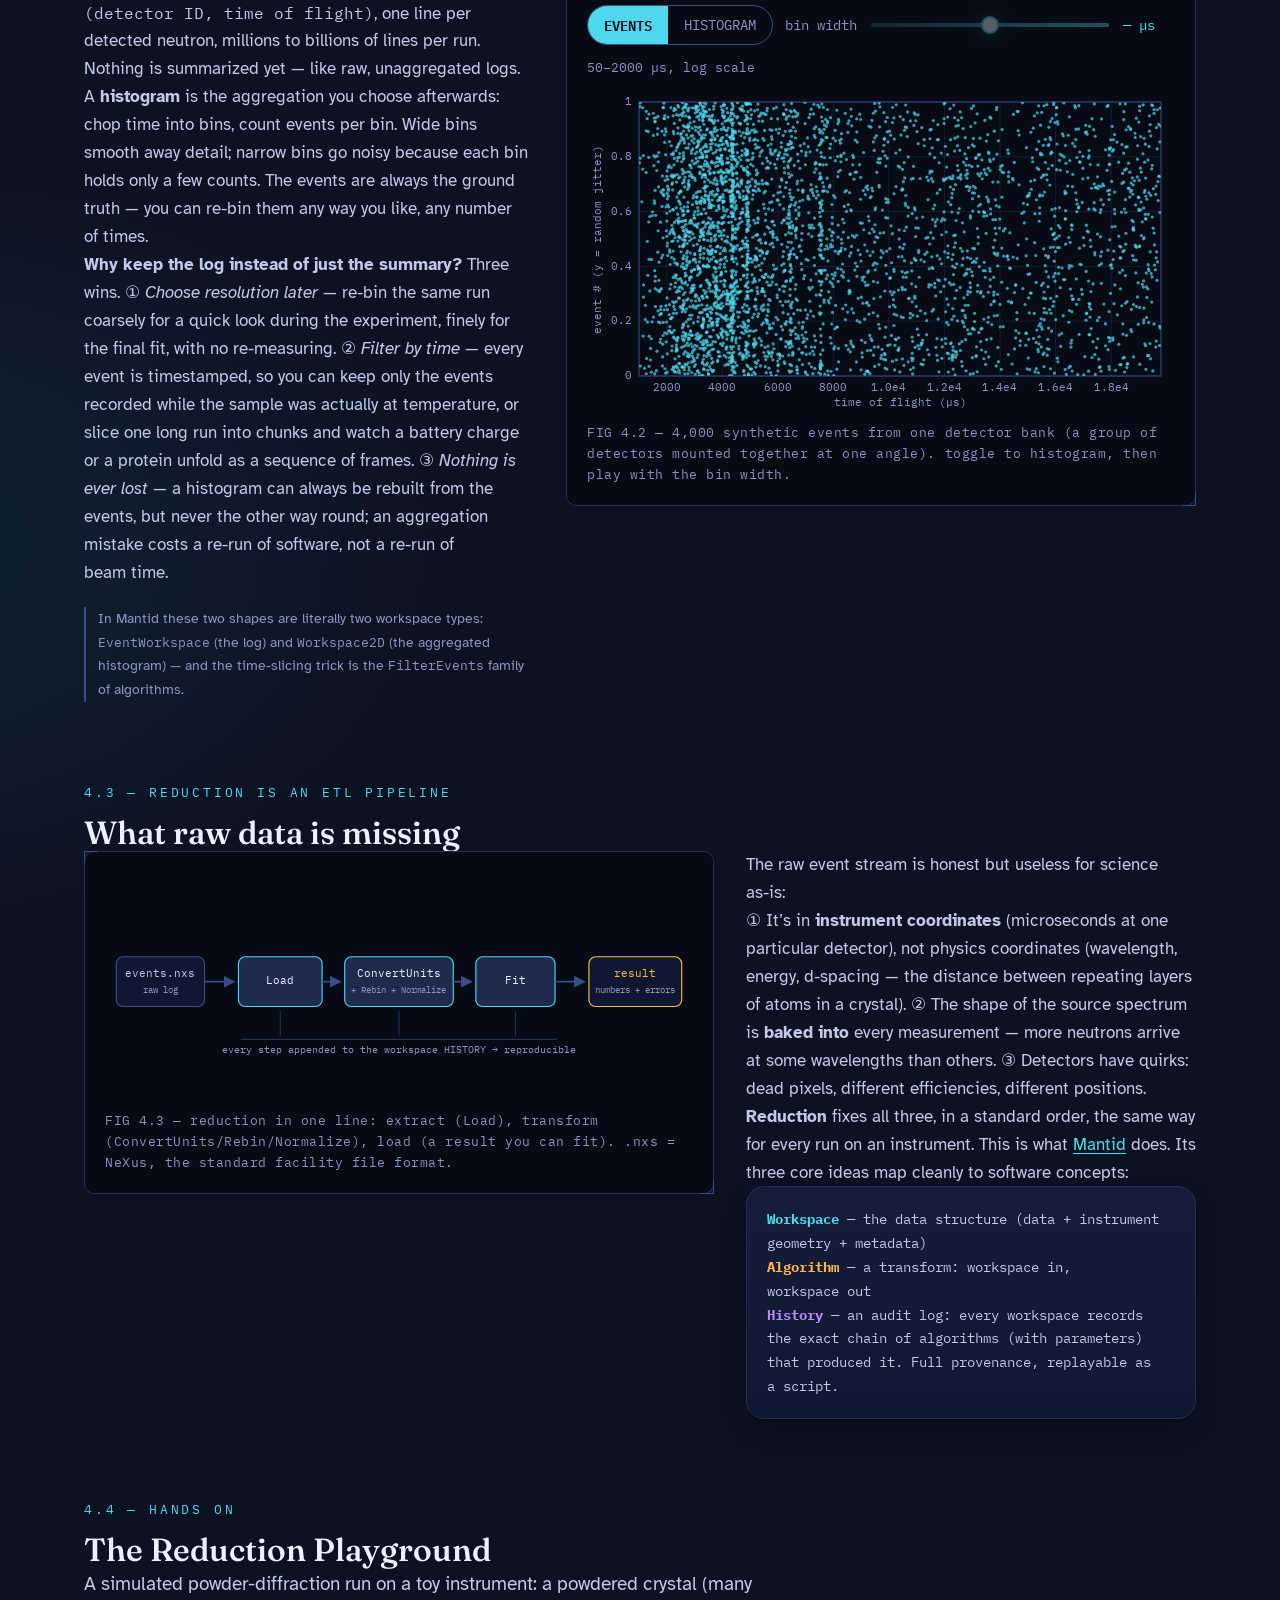
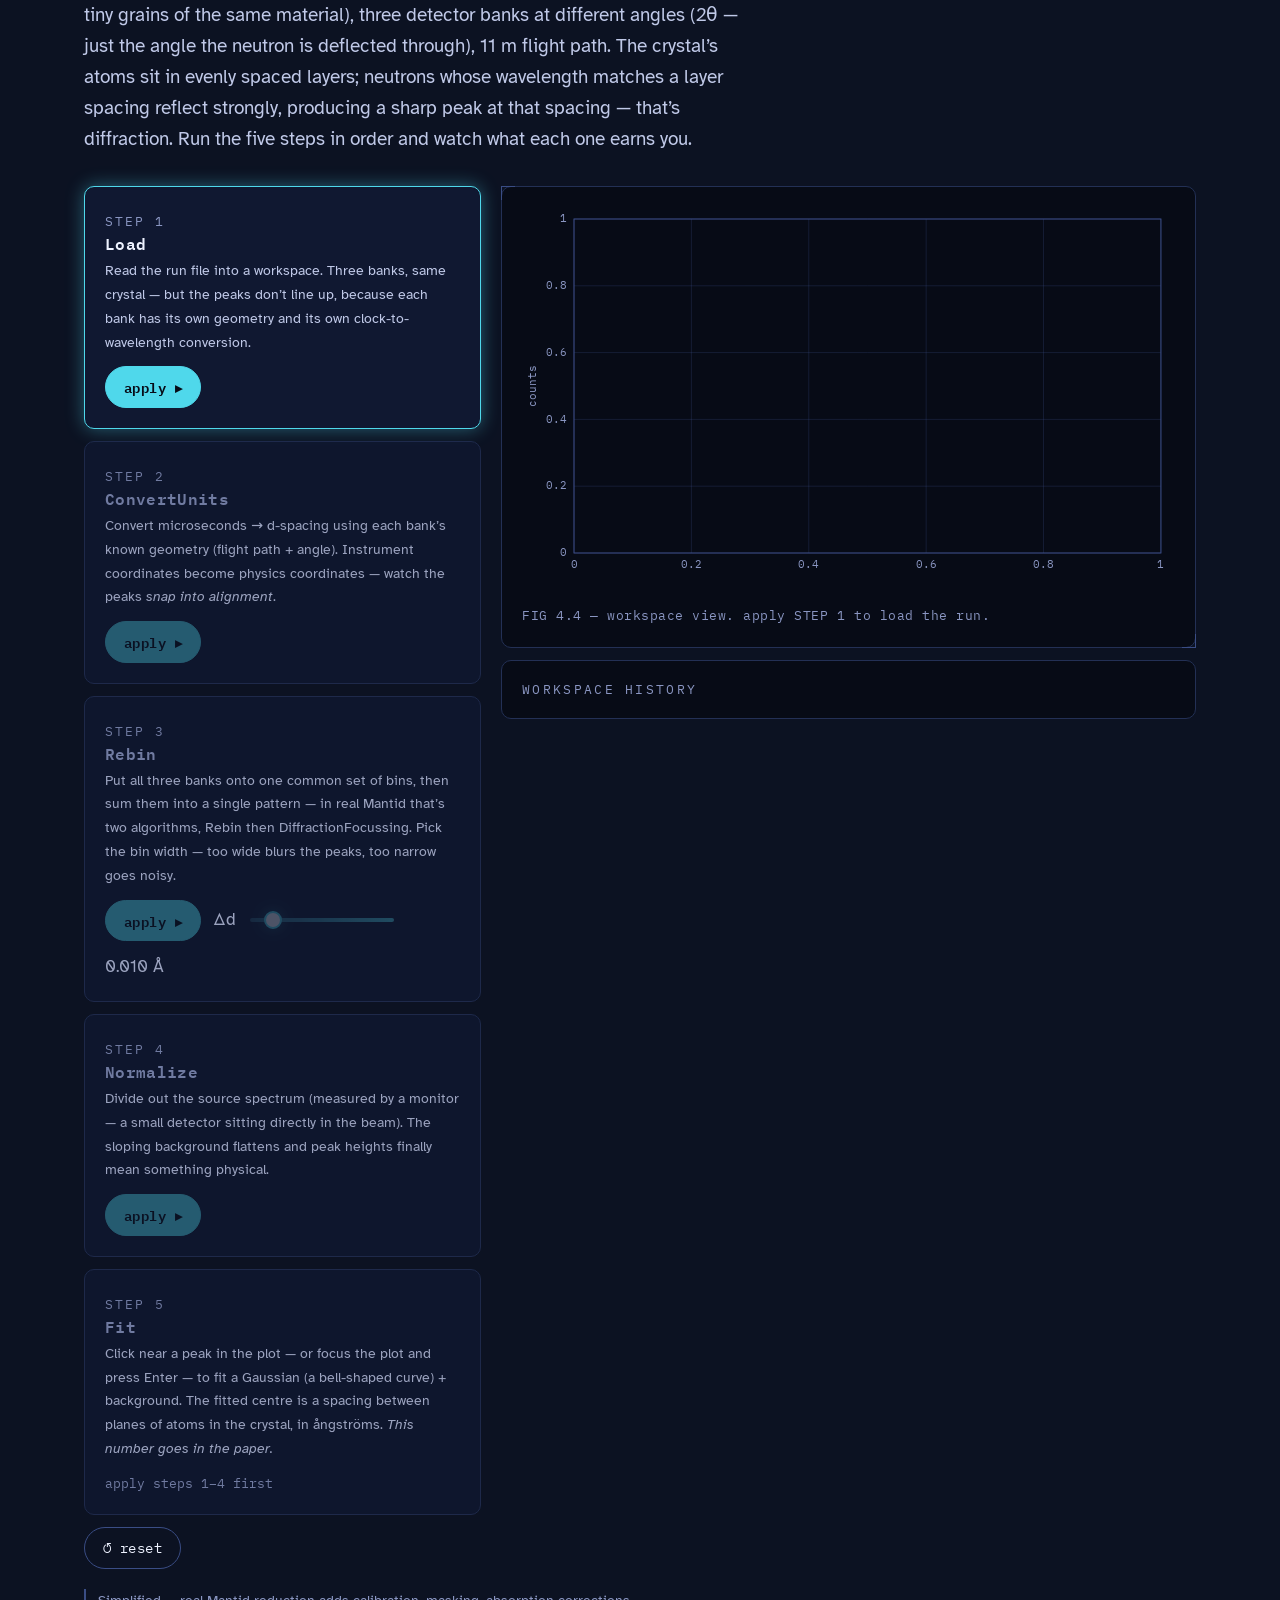
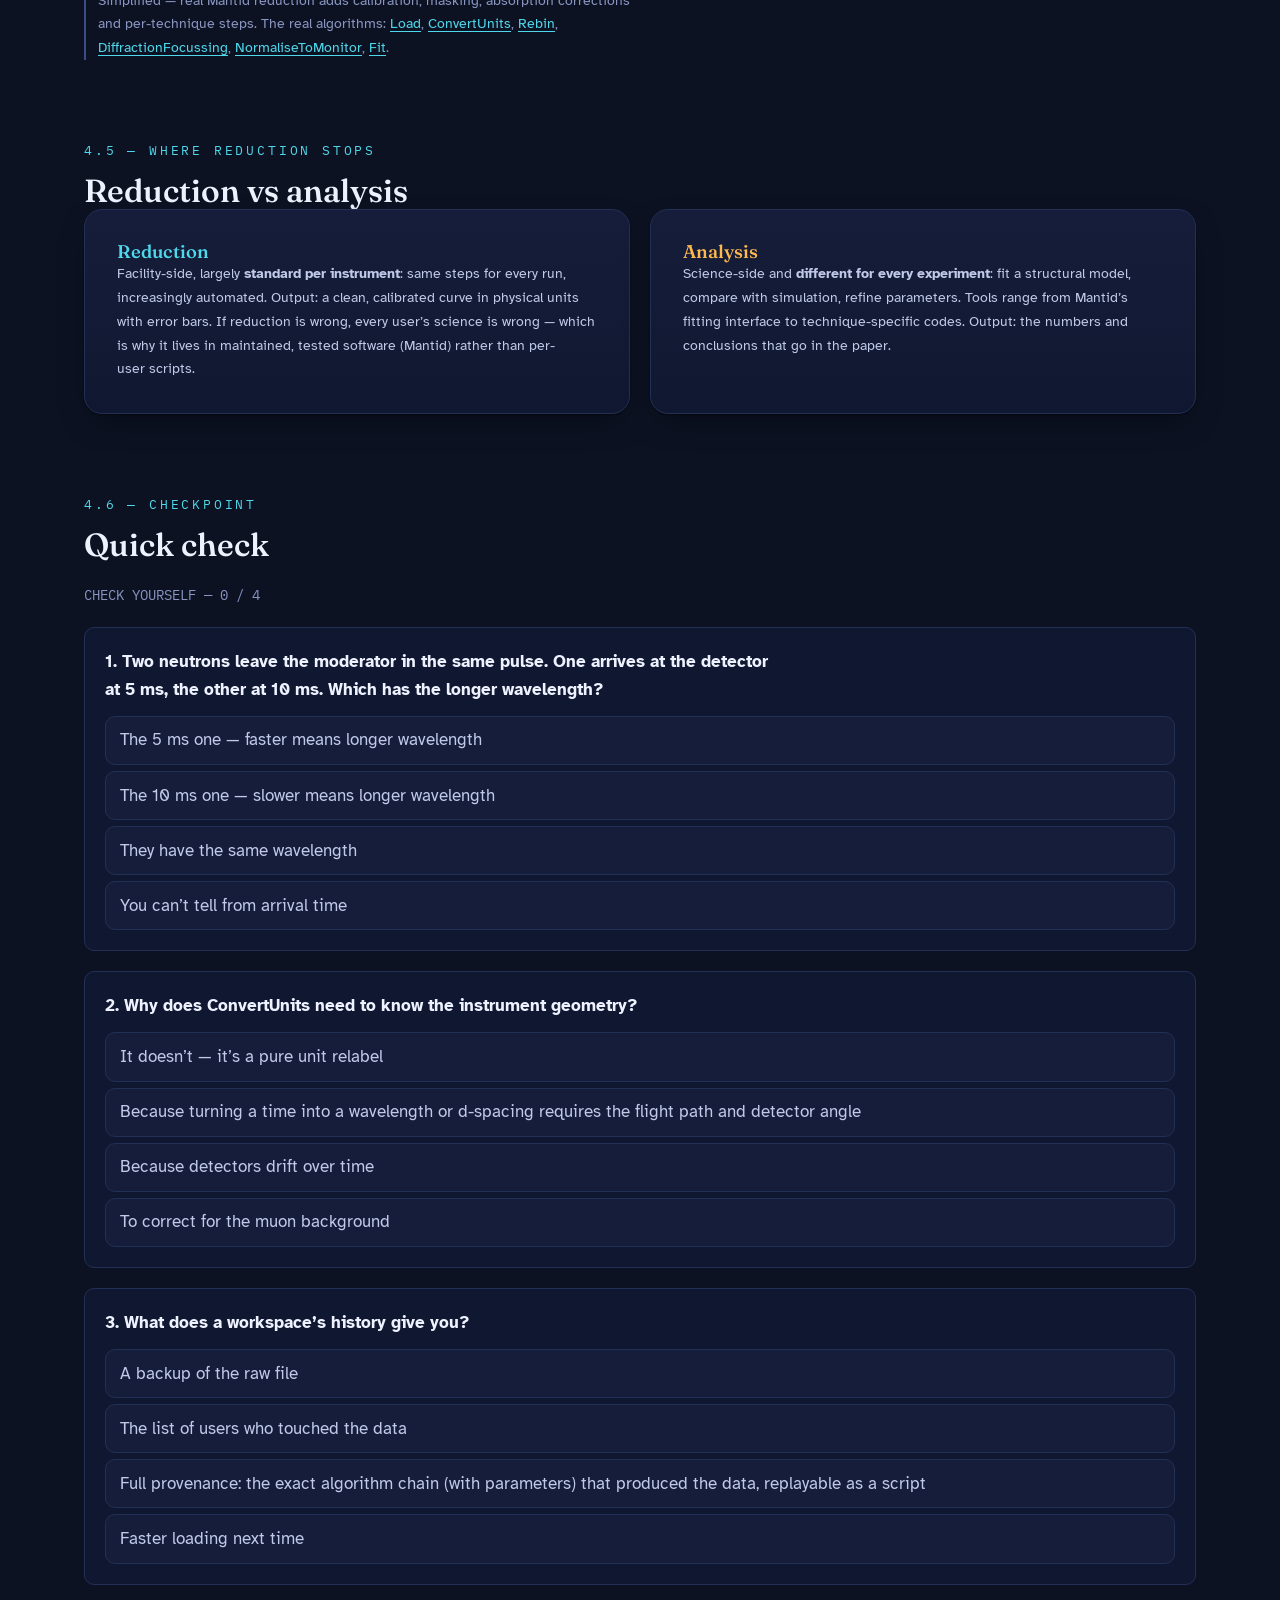
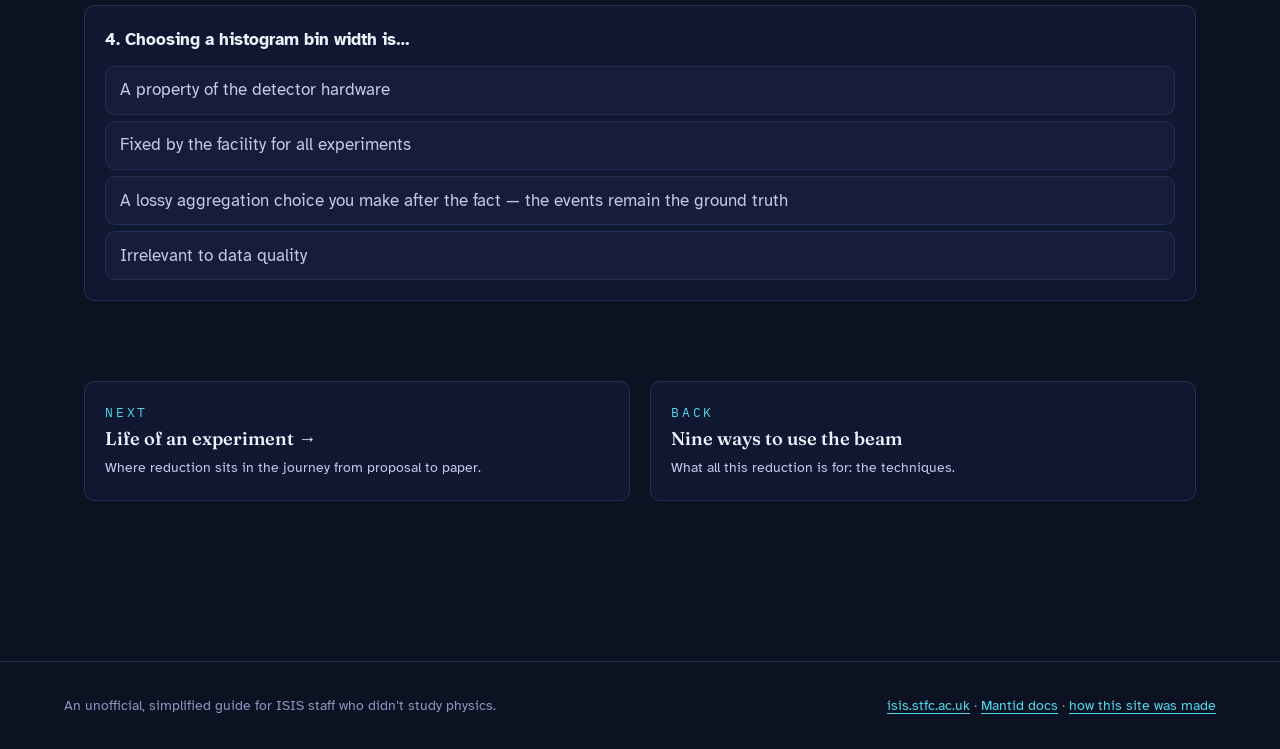
<file: data.html>
<!DOCTYPE html>
<html lang="en">
<head>
<meta charset="utf-8">
<meta name="viewport" content="width=device-width, initial-scale=1">
<title>From counts to curves — ISIS Explained</title>
<meta name="description" content="How raw neutron events become publishable curves: time of flight, events vs histograms, and an interactive data-reduction playground.">
<link rel="icon" href="data:image/svg+xml,%3Csvg xmlns='http://www.w3.org/2000/svg' viewBox='0 0 16 16'%3E%3Ccircle cx='8' cy='8' r='6' fill='%234fd8eb'/%3E%3C/svg%3E">
<link rel="preconnect" href="https://fonts.googleapis.com">
<link rel="preconnect" href="https://fonts.gstatic.com" crossorigin>
<link href="https://fonts.googleapis.com/css2?family=Fraunces:opsz,wght@9..144,400;9..144,550;9..144,650&family=Atkinson+Hyperlegible:wght@400;700&family=IBM+Plex+Mono:wght@400;600&display=swap" rel="stylesheet">
<link rel="stylesheet" href="css/tokens.css">
<link rel="stylesheet" href="css/base.css">
<link rel="stylesheet" href="css/components.css">
<script defer src="js/nav.js"></script>
<script defer src="js/plot.js"></script>
<script defer src="js/synth.js"></script>
<script defer src="js/quiz.js"></script>
<script defer src="js/data.js"></script>
<style>
  .beamline-svg { width: 100%; height: auto; }
  .tof-readout {
    font-family: var(--font-mono);
    font-size: var(--fs-small);
    color: var(--text-300);
    display: flex;
    gap: var(--sp-3);
    flex-wrap: wrap;
  }
  .tof-readout b { color: var(--accent); font-weight: 600; }
  .plot-box { width: 100%; height: 260px; }
  .plot-box.tall { height: 320px; }
  .legend { display: flex; gap: var(--sp-3); flex-wrap: wrap; font-family: var(--font-mono); font-size: var(--fs-tiny); color: var(--text-500); margin-top: var(--sp-1); }
  .legend .swatch { display: inline-block; inline-size: 10px; block-size: 10px; border-radius: 2px; margin-inline-end: 0.4em; vertical-align: baseline; }
  .pg-grid { display: grid; gap: var(--sp-3); }
  @media (min-width: 60rem) { .pg-grid { grid-template-columns: minmax(0, 4fr) minmax(0, 7fr); } }
  .etl-map { font-family: var(--font-mono); font-size: var(--fs-small); }
</style>
</head>
<body>
<a class="skip-link" href="#main">Skip to content</a>
<header class="site-header">
  <div class="bar">
    <a class="site-title" href="index.html"><span class="pip" aria-hidden="true"></span>ISIS&nbsp;EXPLAINED</a>
    <nav class="site-nav" id="site-nav" aria-label="Site">
      <a href="index.html">STORY</a>
      <a href="probes.html">PROBES</a>
      <a href="facility.html">FACILITY</a>
      <a href="techniques.html">TECHNIQUES</a>
      <a href="data.html" aria-current="page">DATA</a>
      <a href="experiment.html">EXPERIMENT</a>
    </nav>
  </div>
</header>
<main id="main">
  <div class="page-intro">
    <span class="kicker">04 / Data</span>
    <h1>From counts to curves</h1>
    <p class="lede">A detector doesn’t measure science. It measures <em>events</em> — “detector&nbsp;7041 fired at 12,330&nbsp;µs”. Turning billions of those log lines into a curve someone can publish is called <strong>data reduction</strong>, and it’s an ETL pipeline you can run with your own hands below.</p>
  </div>

  <!-- S1: TOF scrubber -->
  <section id="tof" aria-labelledby="tof-h">
    <span class="kicker">4.1 — The clock is the instrument</span>
    <h2 id="tof-h">Time of flight: slow neutrons arrive late</h2>
    <div class="two-col">
      <div>
        <p>ISIS is pulsed: every neutron in a pulse leaves the moderator (the block that slows neutrons to useful speeds — see <a href="facility.html">Facility</a>) at (nearly) the same moment, like runners off a starting gun. Quantum mechanics gives every moving particle a wavelength — the slower it moves, the longer (the <a href="probes.html">Probes</a> page shows why). Fast, short-wavelength neutrons reach the detector first; slow, long-wavelength ones straggle in later.</p>
        <p><strong>Why is there a spread of speeds at all?</strong> The moderator. Each neutron escapes it after a different random number of bounces — some slip out after a couple of collisions still moving fast, others rattle around until they’re as slow as the molecules they’re bouncing off. So a single pulse emerges as a mixed bag of speeds: a whole spectrum of wavelengths, all launched together.</p>
        <p><strong>And what do we get out of timing them?</strong> A plain stopwatch tells you each neutron’s wavelength — no extra hardware: <span class="mono">λ ≈ 3956 × t / L</span>, arrival time <span class="mono">t</span> (seconds) over flight path <span class="mono">L</span> (metres) gives wavelength in ångströms (1&nbsp;Å = 0.1&nbsp;nanometres — about the size of an atom). The wavelength is the “ruler marking” every later analysis step depends on — the playground’s ConvertUnits step below is exactly this equation applied millions of times. And because timing sorts the mixture instead of filtering it, <em>every</em> neutron in the pulse contributes to the measurement rather than being thrown away. In software terms: the timestamp is the payload.</p>
        <p class="footnote">Drag the slider (or press play) and watch five neutrons of different wavelengths race down an 11&nbsp;m flight path into the arrival histogram. The 3956 is just Planck’s constant over the neutron’s mass, pre-baked into convenient units — a constant of nature, not a calibration.</p>
      </div>
      <figure class="figure-frame">
        <svg class="beamline-svg" id="tof-svg" viewBox="0 0 640 150" role="img" aria-label="Animated beamline: five neutrons of different wavelengths travel from the moderator to the detector, arriving at different times.">
          <!-- moderator -->
          <rect x="14" y="35" width="26" height="60" rx="4" fill="#1f2a4f" stroke="#3a4d85"/>
          <text x="27" y="112" fill="#8a96c2" font-size="9" text-anchor="middle" font-family="IBM Plex Mono, monospace">moderator</text>
          <!-- flight path -->
          <line x1="40" y1="65" x2="560" y2="65" stroke="#233055" stroke-width="2" stroke-dasharray="4 6"/>
          <!-- scale ticks -->
          <g fill="#8a96c2" font-size="8" font-family="IBM Plex Mono, monospace" text-anchor="middle">
            <text x="40" y="28">0 m</text>
            <text x="300" y="28">5.5 m</text>
            <text x="560" y="28">11 m</text>
          </g>
          <!-- detector -->
          <rect x="560" y="30" width="14" height="70" rx="3" fill="#101831" stroke="#4fd8eb"/>
          <text x="567" y="112" fill="#8a96c2" font-size="9" text-anchor="middle" font-family="IBM Plex Mono, monospace">detector</text>
          <!-- neutrons injected by JS -->
          <g id="tof-neutrons"></g>
        </svg>
        <div class="control-row">
          <button class="btn" id="tof-play" type="button" aria-label="Play animation" aria-pressed="false">▶ play</button>
          <label for="tof-time">t</label>
          <input type="range" id="tof-time" min="0" max="25" step="0.05" value="0">
          <output id="tof-time-out">0.0 ms</output>
        </div>
        <canvas class="plot-box" id="tof-hist" style="height:170px" role="img" aria-label="Arrival-time histogram: a bar appears as each neutron reaches the detector, fast short wavelengths first"></canvas>
        <figcaption>FIG 4.1 — five neutrons, λ = 1–8 Å, over L = 11 m. arrival time t = L·λ / 3956.</figcaption>
      </figure>
    </div>
  </section>

  <!-- S2: events vs histograms -->
  <section id="events" aria-labelledby="events-h">
    <span class="kicker">4.2 — The raw data is a log file</span>
    <h2 id="events-h">Events vs histograms</h2>
    <div class="two-col">
      <div>
        <p>In event mode, the data file is literally a list: <span class="mono">(detector&nbsp;ID, time&nbsp;of&nbsp;flight)</span>, one line per detected neutron, millions to billions of lines per run. Nothing is summarized yet — like raw, unaggregated logs.</p>
        <p>A <strong>histogram</strong> is the aggregation you choose afterwards: chop time into bins, count events per bin. Wide bins smooth away detail; narrow bins go noisy because each bin holds only a few counts. The events are always the ground truth — you can re-bin them any way you like, any number of times.</p>
        <p><strong>Why keep the log instead of just the summary?</strong> Three wins. ① <em>Choose resolution later</em> — re-bin the same run coarsely for a quick look during the experiment, finely for the final fit, with no re-measuring. ② <em>Filter by time</em> — every event is timestamped, so you can keep only the events recorded while the sample was actually at temperature, or slice one long run into chunks and watch a battery charge or a protein unfold as a sequence of frames. ③ <em>Nothing is ever lost</em> — a histogram can always be rebuilt from the events, but never the other way round; an aggregation mistake costs a re-run of software, not a re-run of beam time.</p>
        <p class="footnote">In Mantid these two shapes are literally two workspace types: <span class="mono">EventWorkspace</span> (the log) and <span class="mono">Workspace2D</span> (the aggregated histogram) — and the time-slicing trick is the <span class="mono">FilterEvents</span> family of algorithms.</p>
      </div>
      <figure class="figure-frame">
        <div class="control-row">
          <span class="seg-toggle" role="group" aria-label="View mode">
            <button type="button" id="ev-mode-events" aria-pressed="true">EVENTS</button>
            <button type="button" id="ev-mode-hist" aria-pressed="false">HISTOGRAM</button>
          </span>
          <label for="ev-bins">bin width</label>
          <input type="range" id="ev-bins" min="0" max="1" step="0.01" value="0.5" disabled>
          <output id="ev-bins-out">— µs</output>
          <small class="mono" style="font-size: var(--fs-tiny); color: var(--text-500)">50–2000 µs, log scale</small>
        </div>
        <canvas class="plot-box tall" id="ev-plot" role="img" aria-label="Plot of 4,000 neutron events, as raw dots or as a histogram; updates when the view mode or bin width changes"></canvas>
        <figcaption>FIG 4.2 — 4,000 synthetic events from one detector bank (a group of detectors mounted together at one angle). toggle to histogram, then play with the bin width.</figcaption>
      </figure>
    </div>
  </section>

  <!-- S3: reduction = ETL -->
  <section id="etl" aria-labelledby="etl-h">
    <span class="kicker">4.3 — Reduction is an ETL pipeline</span>
    <h2 id="etl-h">What raw data is missing</h2>
    <div class="two-col flip">
      <div>
        <p>The raw event stream is honest but useless for science as-is:</p>
        <p>① It’s in <strong>instrument coordinates</strong> (microseconds at one particular detector), not physics coordinates (wavelength, energy, d-spacing — the distance between repeating layers of atoms in a crystal). ② The shape of the source spectrum is <strong>baked into</strong> every measurement — more neutrons arrive at some wavelengths than others. ③ Detectors have quirks: dead pixels, different efficiencies, different positions.</p>
        <p><strong>Reduction</strong> fixes all three, in a standard order, the same way for every run on an instrument. This is what <a href="https://www.mantidproject.org/" rel="external">Mantid</a> does. Its three core ideas map cleanly to software concepts:</p>
        <div class="etl-map panel" style="padding: var(--sp-3)">
          <p style="max-width:none"><b style="color:var(--neutron)">Workspace</b> — the data structure (data + instrument geometry + metadata)</p>
          <p style="max-width:none"><b style="color:var(--peak)">Algorithm</b> — a transform: workspace in, workspace out</p>
          <p style="max-width:none"><b style="color:var(--muon)">History</b> — an audit log: every workspace records the exact chain of algorithms (with parameters) that produced it. Full provenance, replayable as a script.</p>
        </div>
      </div>
      <figure class="figure-frame">
        <svg viewBox="0 0 520 200" role="img" aria-label="Pipeline diagram: raw event file flows through Load, ConvertUnits, Rebin, Normalize, Fit to become a result.">
          <defs>
            <marker id="arr" viewBox="0 0 8 8" refX="7" refY="4" markerWidth="7" markerHeight="7" orient="auto">
              <path d="M0 0 L8 4 L0 8 z" fill="#3a4d85"/>
            </marker>
          </defs>
          <g font-family="IBM Plex Mono, monospace" font-size="10" text-anchor="middle">
            <rect x="10" y="75" width="78" height="44" rx="6" fill="#101831" stroke="#3a4d85"/>
            <text x="49" y="93" fill="#c0c9e8">events.nxs</text>
            <text x="49" y="107" fill="#8a96c2" font-size="8">raw log</text>
            <g fill="#0c1222">
              <rect x="118" y="75" width="74" height="44" rx="6" fill="#1f2a4f" stroke="#4fd8eb"/>
              <rect x="212" y="75" width="96" height="44" rx="6" fill="#1f2a4f" stroke="#4fd8eb"/>
              <rect x="328" y="75" width="70" height="44" rx="6" fill="#1f2a4f" stroke="#4fd8eb"/>
            </g>
            <text x="155" y="99" fill="#eef2ff">Load</text>
            <text x="260" y="93" fill="#eef2ff">ConvertUnits</text>
            <text x="260" y="107" fill="#8a96c2" font-size="8">+ Rebin + Normalize</text>
            <text x="363" y="99" fill="#eef2ff">Fit</text>
            <rect x="428" y="75" width="82" height="44" rx="6" fill="#101831" stroke="#ffb84d"/>
            <text x="469" y="93" fill="#ffb84d">result</text>
            <text x="469" y="107" fill="#8a96c2" font-size="8">numbers + errors</text>
            <g stroke="#3a4d85" stroke-width="1.5" marker-end="url(#arr)">
              <line x1="88" y1="97" x2="114" y2="97"/>
              <line x1="192" y1="97" x2="208" y2="97"/>
              <line x1="308" y1="97" x2="324" y2="97"/>
              <line x1="398" y1="97" x2="424" y2="97"/>
            </g>
            <text x="260" y="160" fill="#8a96c2" font-size="9">every step appended to the workspace HISTORY → reproducible</text>
            <line x1="155" y1="123" x2="155" y2="145" stroke="#233055"/>
            <line x1="260" y1="123" x2="260" y2="145" stroke="#233055"/>
            <line x1="363" y1="123" x2="363" y2="145" stroke="#233055"/>
            <line x1="120" y1="148" x2="400" y2="148" stroke="#233055"/>
          </g>
        </svg>
        <figcaption>FIG 4.3 — reduction in one line: extract (Load), transform (ConvertUnits/Rebin/Normalize), load (a result you can fit). .nxs = NeXus, the standard facility file format.</figcaption>
      </figure>
    </div>
  </section>

  <!-- S4: playground -->
  <section id="playground" aria-labelledby="pg-h">
    <span class="kicker">4.4 — Hands on</span>
    <h2 id="pg-h">The Reduction Playground</h2>
    <p class="lede" style="margin-bottom: var(--sp-4)">A simulated powder-diffraction run on a toy instrument: a powdered crystal (many tiny grains of the same material), three detector banks at different angles (2θ — just the angle the neutron is deflected through), 11&nbsp;m flight path. The crystal’s atoms sit in evenly spaced layers; neutrons whose wavelength matches a layer spacing reflect strongly, producing a sharp peak at that spacing — that’s diffraction. Run the five steps in order and watch what each one earns you.</p>

    <div class="pg-grid">
      <div class="steps" id="pg-steps">
        <div class="step-card" data-step="load" data-state="ready">
          <span class="step-no">STEP 1</span>
          <h3>Load</h3>
          <p>Read the run file into a workspace. Three banks, same crystal — but the peaks don’t line up, because each bank has its own geometry and its own clock-to-wavelength conversion.</p>
          <div class="step-actions"><button class="btn primary" type="button" data-apply="load">apply ▸</button></div>
        </div>
        <div class="step-card" data-step="convert" data-state="locked">
          <span class="step-no">STEP 2</span>
          <h3>ConvertUnits</h3>
          <p>Convert microseconds → d-spacing using each bank’s known geometry (flight path + angle). Instrument coordinates become physics coordinates — watch the peaks <em>snap into alignment</em>.</p>
          <div class="step-actions"><button class="btn primary" type="button" data-apply="convert" disabled>apply ▸</button></div>
        </div>
        <div class="step-card" data-step="rebin" data-state="locked">
          <span class="step-no">STEP 3</span>
          <h3>Rebin</h3>
          <p>Put all three banks onto one common set of bins, then sum them into a single pattern — in real Mantid that’s two algorithms, Rebin then DiffractionFocussing. Pick the bin width — too wide blurs the peaks, too narrow goes noisy.</p>
          <div class="step-actions">
            <button class="btn primary" type="button" data-apply="rebin" disabled>apply ▸</button>
            <label for="pg-binw">Δd</label>
            <input type="range" id="pg-binw" min="0.005" max="0.05" step="0.001" value="0.01" disabled style="max-width:9rem">
            <output id="pg-binw-out">0.010 Å</output>
          </div>
        </div>
        <div class="step-card" data-step="normalize" data-state="locked">
          <span class="step-no">STEP 4</span>
          <h3>Normalize</h3>
          <p>Divide out the source spectrum (measured by a monitor — a small detector sitting directly in the beam). The sloping background flattens and peak heights finally mean something physical.</p>
          <div class="step-actions"><button class="btn primary" type="button" data-apply="normalize" disabled>apply ▸</button></div>
        </div>
        <div class="step-card" data-step="fit" data-state="locked">
          <span class="step-no">STEP 5</span>
          <h3>Fit</h3>
          <p>Click near a peak in the plot — or focus the plot and press Enter — to fit a Gaussian (a bell-shaped curve) + background. The fitted centre is a spacing between planes of atoms in the crystal, in ångströms. <em>This number goes in the paper.</em></p>
          <div class="step-actions"><span class="mono" id="pg-fit-hint" aria-live="polite" style="font-size: var(--fs-tiny); color: var(--text-500)">apply steps 1–4 first</span></div>
        </div>
        <div class="step-actions">
          <button class="btn ghost" type="button" id="pg-reset">↺ reset</button>
        </div>
      </div>

      <div>
        <figure class="figure-frame">
          <canvas class="plot-box tall" id="pg-plot" style="height:380px" role="img" tabindex="0" aria-label="Workspace plot: updates as each reduction step is applied. When steps 1–4 are done, press Enter or Space to fit the next peak." aria-describedby="pg-caption"></canvas>
          <div class="legend" id="pg-legend"></div>
          <figcaption id="pg-caption">FIG 4.4 — workspace view. apply STEP 1 to load the run.</figcaption>
        </figure>
        <div class="history-panel" style="margin-top: var(--sp-2)">
          <p class="hp-title">workspace history</p>
          <ol id="pg-history" aria-live="polite"></ol>
        </div>
        <dl class="result-card" id="pg-result" aria-live="polite" hidden style="margin-top: var(--sp-2)"></dl>
      </div>
    </div>
    <p class="footnote">Simplified — real Mantid reduction adds calibration, masking, absorption corrections and per-technique steps. The real algorithms: <a href="https://docs.mantidproject.org/nightly/algorithms/Load-v1.html" rel="external">Load</a>, <a href="https://docs.mantidproject.org/nightly/algorithms/ConvertUnits-v1.html" rel="external">ConvertUnits</a>, <a href="https://docs.mantidproject.org/nightly/algorithms/Rebin-v1.html" rel="external">Rebin</a>, <a href="https://docs.mantidproject.org/nightly/algorithms/DiffractionFocussing-v2.html" rel="external">DiffractionFocussing</a>, <a href="https://docs.mantidproject.org/nightly/algorithms/NormaliseToMonitor-v1.html" rel="external">NormaliseToMonitor</a>, <a href="https://docs.mantidproject.org/nightly/algorithms/Fit-v1.html" rel="external">Fit</a>.</p>
  </section>

  <!-- S5: reduction vs analysis -->
  <section id="analysis" aria-labelledby="an-h">
    <span class="kicker">4.5 — Where reduction stops</span>
    <h2 id="an-h">Reduction vs analysis</h2>
    <div class="card-grid">
      <div class="panel">
        <h3 style="color: var(--neutron)">Reduction</h3>
        <p style="font-size: var(--fs-small)">Facility-side, largely <strong>standard per instrument</strong>: same steps for every run, increasingly automated. Output: a clean, calibrated curve in physical units with error bars. If reduction is wrong, every user’s science is wrong — which is why it lives in maintained, tested software (Mantid) rather than per-user scripts.</p>
      </div>
      <div class="panel">
        <h3 style="color: var(--peak)">Analysis</h3>
        <p style="font-size: var(--fs-small)">Science-side and <strong>different for every experiment</strong>: fit a structural model, compare with simulation, refine parameters. Tools range from Mantid’s fitting interface to technique-specific codes. Output: the numbers and conclusions that go in the paper.</p>
      </div>
    </div>
  </section>

  <section id="quiz" aria-labelledby="quiz-h">
    <span class="kicker">4.6 — Checkpoint</span>
    <h2 id="quiz-h" class="visually-hidden" style="margin-bottom: var(--sp-3)">Quick check</h2>
    <div id="quiz-box"></div>
  </section>

  <nav class="card-grid" aria-label="Continue exploring" style="margin-top: var(--sp-6)">
    <a class="cta-card" href="experiment.html"><span class="kicker">Next</span><h3>Life of an experiment →</h3><p>Where reduction sits in the journey from proposal to paper.</p></a>
    <a class="cta-card" href="techniques.html"><span class="kicker">Back</span><h3>Nine ways to use the beam</h3><p>What all this reduction is for: the techniques.</p></a>
  </nav>
</main>
<footer class="site-footer">
  <div class="bar">
    <span>An unofficial, simplified guide for ISIS staff who didn’t study physics.</span>
    <span><a href="https://www.isis.stfc.ac.uk/" rel="external">isis.stfc.ac.uk</a> · <a href="https://docs.mantidproject.org/nightly/" rel="external">Mantid docs</a> · <a href="how.html">how this site was made</a></span>
  </div>
</footer>
</body>
</html>
</file>
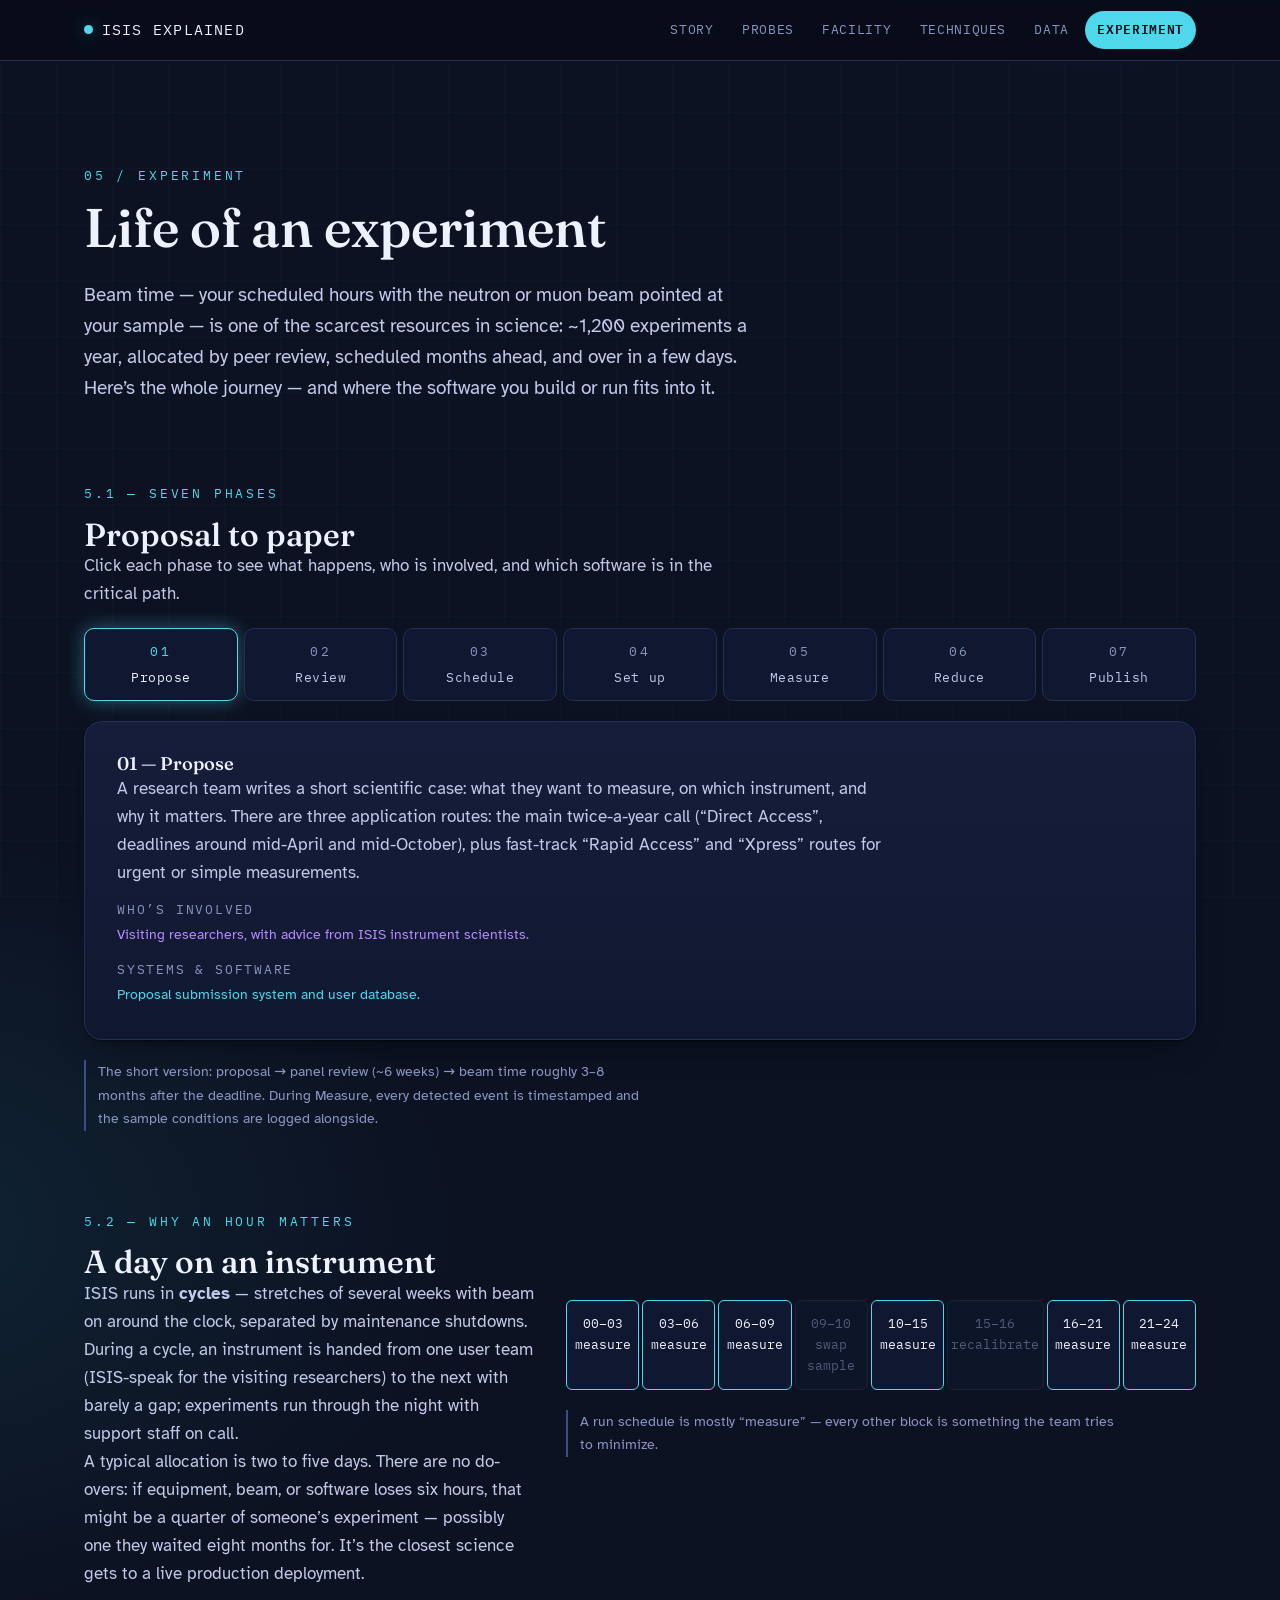
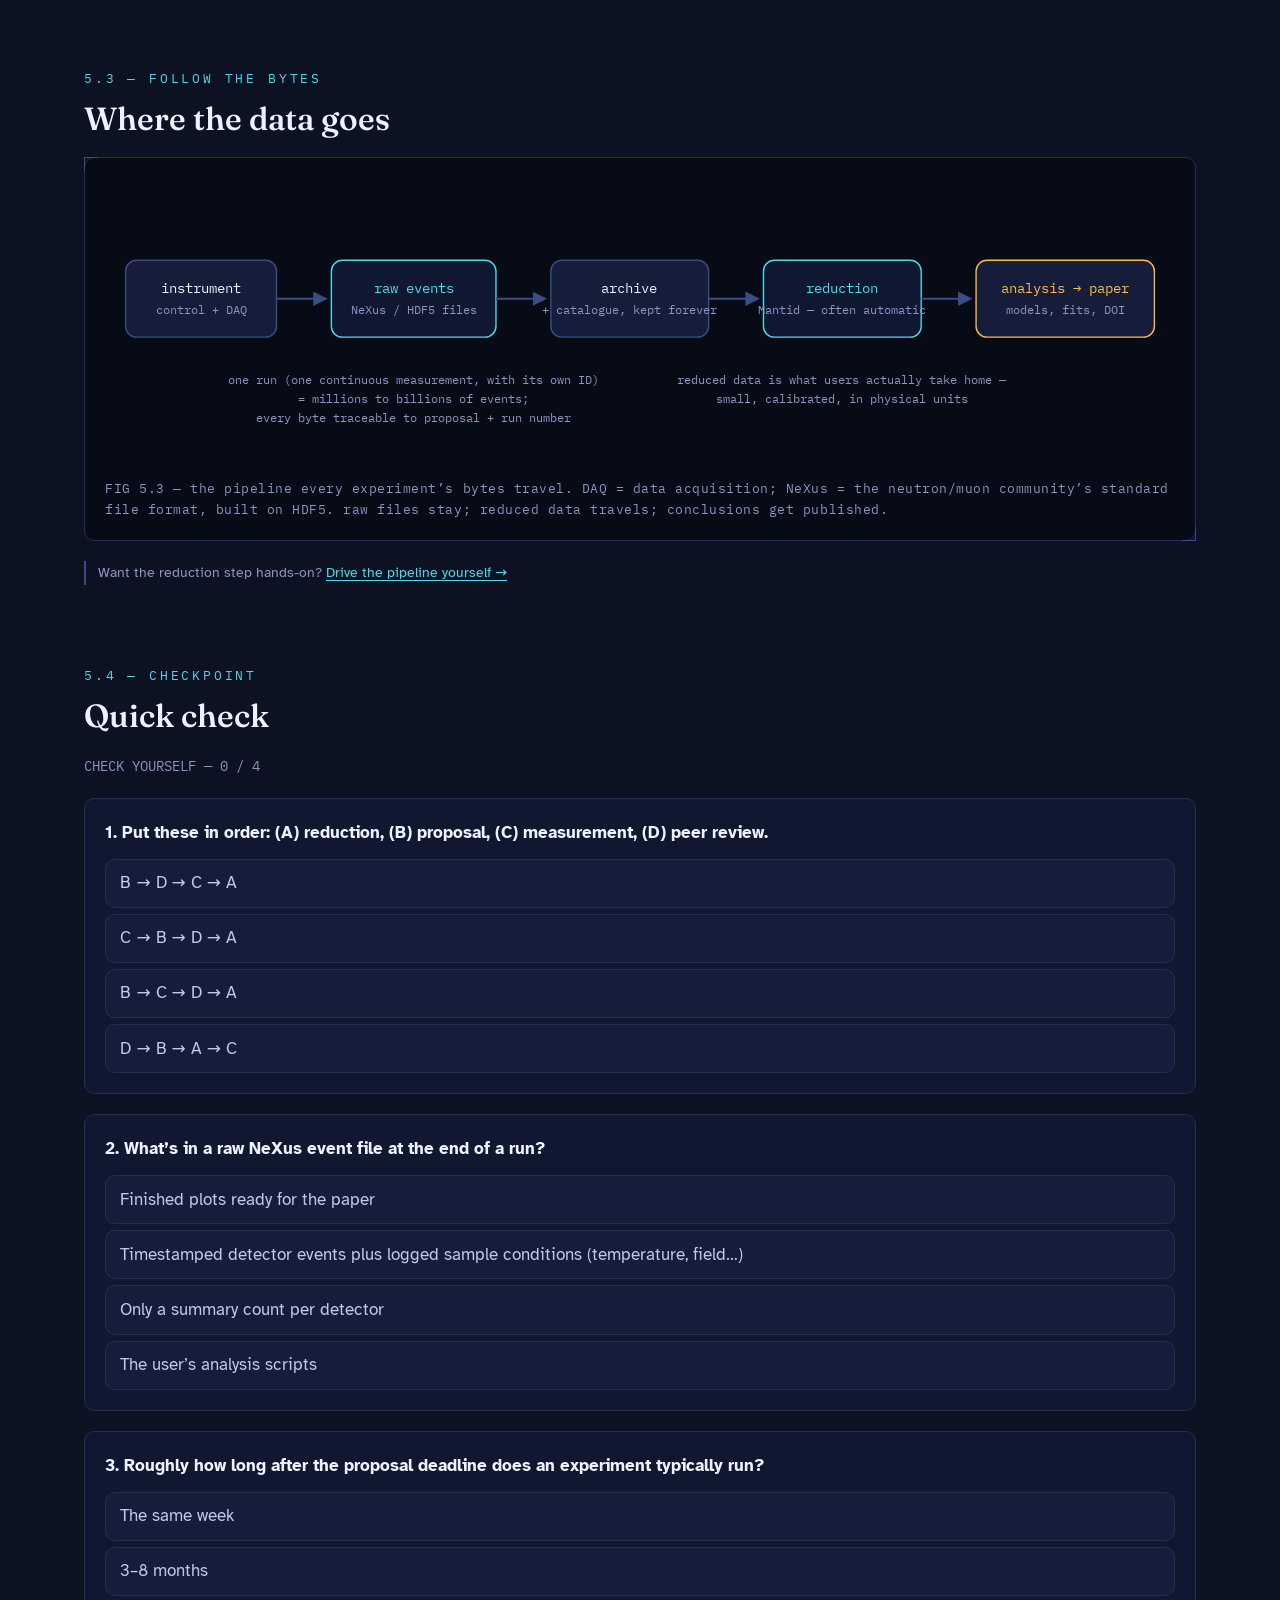
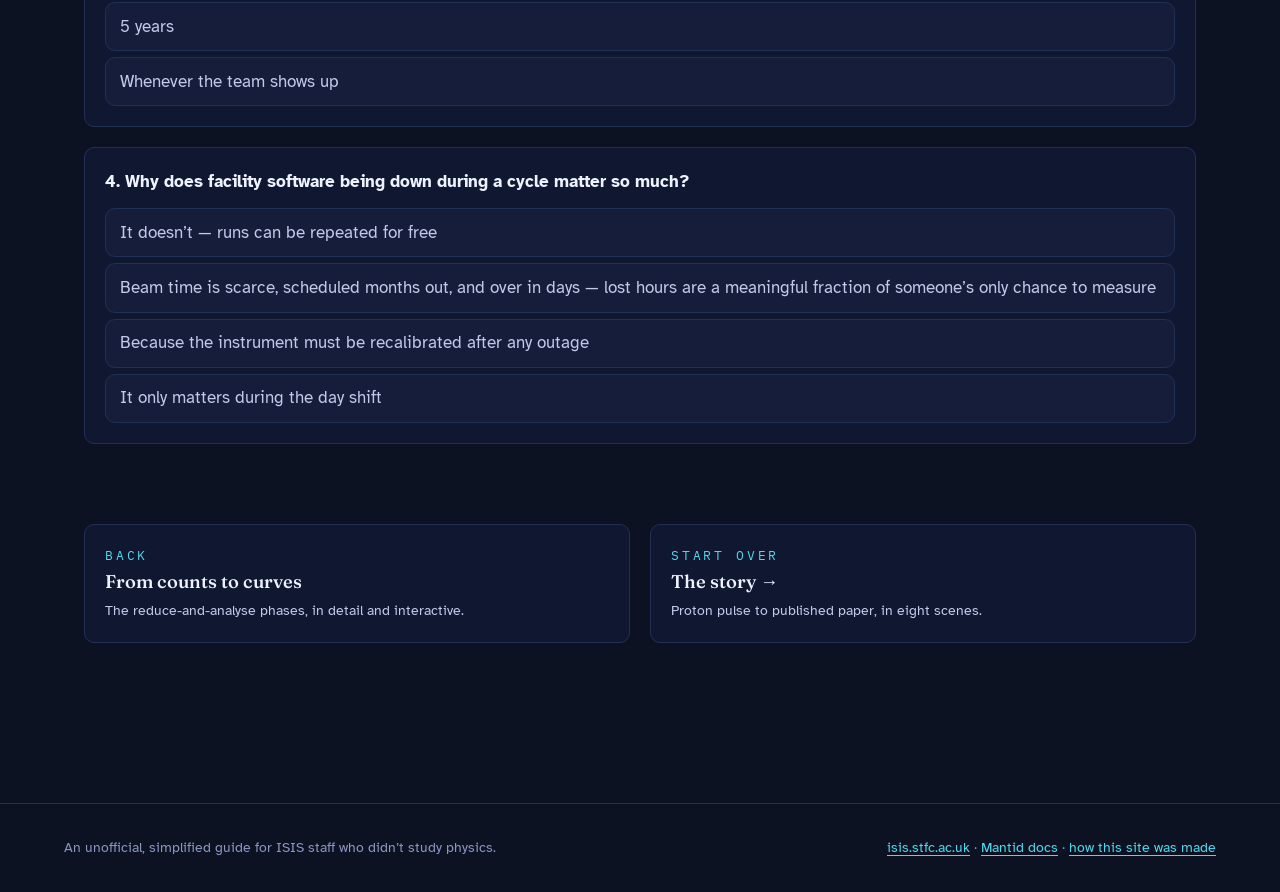
<file: experiment.html>
<!DOCTYPE html>
<html lang="en">
<head>
<meta charset="utf-8">
<meta name="viewport" content="width=device-width, initial-scale=1">
<title>Life of an experiment — ISIS Explained</title>
<meta name="description" content="From proposal to published paper: the phases of an ISIS experiment and the people and software behind each one.">
<link rel="icon" href="data:image/svg+xml,%3Csvg xmlns='http://www.w3.org/2000/svg' viewBox='0 0 16 16'%3E%3Ccircle cx='8' cy='8' r='6' fill='%234fd8eb'/%3E%3C/svg%3E">
<link rel="preconnect" href="https://fonts.googleapis.com">
<link rel="preconnect" href="https://fonts.gstatic.com" crossorigin>
<link href="https://fonts.googleapis.com/css2?family=Fraunces:opsz,wght@9..144,400;9..144,550;9..144,650&family=Atkinson+Hyperlegible:wght@400;700&family=IBM+Plex+Mono:wght@400;600&display=swap" rel="stylesheet">
<link rel="stylesheet" href="css/tokens.css">
<link rel="stylesheet" href="css/base.css">
<link rel="stylesheet" href="css/components.css">
<script defer src="js/nav.js"></script>
<script defer src="js/quiz.js"></script>
<script defer src="js/experiment.js"></script>
<style>
  .phase-detail { margin-top: var(--sp-3); }
  .phase-detail .who { color: var(--muon); }
  .phase-detail .sw { color: var(--neutron); }
  .phase-detail dt {
    font-family: var(--font-mono);
    font-size: var(--fs-tiny);
    letter-spacing: 0.14em;
    text-transform: uppercase;
    color: var(--text-500);
    margin-top: var(--sp-2);
  }
  .phase-detail dd { margin: 0.2rem 0 0; font-size: var(--fs-small); }
  .day-strip { display: grid; grid-template-columns: repeat(8, 1fr); gap: 3px; margin-top: var(--sp-3); }
  .day-strip .slot {
    font-family: var(--font-mono);
    font-size: var(--fs-tiny);
    text-align: center;
    padding: var(--sp-2) 0.2rem;
    border-radius: 6px;
    background: var(--panel);
    border: 1px solid var(--line);
    color: var(--text-500);
  }
  .day-strip .slot.beam { border-color: var(--neutron); color: var(--text-100); }
  .day-strip .slot.off { opacity: 0.55; }
  #flow-svg text { font-family: "IBM Plex Mono", monospace; }
</style>
</head>
<body>
<a class="skip-link" href="#main">Skip to content</a>
<header class="site-header">
  <div class="bar">
    <a class="site-title" href="index.html"><span class="pip" aria-hidden="true"></span>ISIS&nbsp;EXPLAINED</a>
    <nav class="site-nav" id="site-nav" aria-label="Site">
      <a href="index.html">STORY</a>
      <a href="probes.html">PROBES</a>
      <a href="facility.html">FACILITY</a>
      <a href="techniques.html">TECHNIQUES</a>
      <a href="data.html">DATA</a>
      <a href="experiment.html" aria-current="page">EXPERIMENT</a>
    </nav>
  </div>
</header>
<main id="main">
  <div class="page-intro">
    <span class="kicker">05 / Experiment</span>
    <h1>Life of an experiment</h1>
    <p class="lede">Beam time — your scheduled hours with the neutron or muon beam pointed at your sample — is one of the scarcest resources in science: ~1,200 experiments a year, allocated by peer review, scheduled months ahead, and over in a few days. Here’s the whole journey — and where the software you build or run fits into it.</p>
  </div>

  <!-- S1: lifecycle timeline -->
  <section id="lifecycle" aria-labelledby="lc-h">
    <span class="kicker">5.1 — Seven phases</span>
    <h2 id="lc-h">Proposal to paper</h2>
    <p>Click each phase to see what happens, who is involved, and which software is in the critical path.</p>
    <div class="timeline" id="phase-timeline" style="margin-top: var(--sp-3)" role="group" aria-label="Experiment phases — select one for details"></div>
    <div class="panel phase-detail" id="phase-detail" aria-live="polite">
      <h3>01 — Propose</h3>
      <p style="max-width: 70ch">A research team writes a short scientific case: what they want to measure, on which instrument, and why it matters. There are three application routes: the main twice-a-year call (“Direct Access”, deadlines around mid-April and mid-October), plus fast-track “Rapid Access” and “Xpress” routes for urgent or simple measurements.</p>
      <dl>
        <dt>who’s involved</dt>
        <dd class="who">Visiting researchers, with advice from ISIS instrument scientists.</dd>
        <dt>systems &amp; software</dt>
        <dd class="sw">Proposal submission system and user database.</dd>
      </dl>
    </div>
    <p class="footnote">The short version: proposal → panel review (~6 weeks) → beam time roughly 3–8 months after the deadline. During Measure, every detected event is timestamped and the sample conditions are logged alongside.</p>
  </section>

  <!-- S2: a beam day -->
  <section id="beamday" aria-labelledby="bd-h">
    <span class="kicker">5.2 — Why an hour matters</span>
    <h2 id="bd-h">A day on an instrument</h2>
    <div class="two-col">
      <div>
        <p>ISIS runs in <strong>cycles</strong> — stretches of several weeks with beam on around the clock, separated by maintenance shutdowns. During a cycle, an instrument is handed from one user team (ISIS-speak for the visiting researchers) to the next with barely a gap; experiments run through the night with support staff on call.</p>
        <p>A typical allocation is two to five days. There are no do-overs: if equipment, beam, or software loses six hours, that might be a quarter of someone’s experiment — possibly one they waited eight months for. It’s the closest science gets to a live production deployment.</p>
      </div>
      <div>
        <div class="day-strip" aria-label="24 hours on an instrument, in blocks of one to five hours">
          <span class="slot beam" aria-label="Beam on — 00–03 measure">00–03 measure</span>
          <span class="slot beam" aria-label="Beam on — 03–06 measure">03–06 measure</span>
          <span class="slot beam" aria-label="Beam on — 06–09 measure">06–09 measure</span>
          <span class="slot off" aria-label="Off — 09–10 swap sample">09–10 swap sample</span>
          <span class="slot beam" aria-label="Beam on — 10–15 measure">10–15 measure</span>
          <span class="slot off" aria-label="Off — 15–16 recalibrate">15–16 recalibrate</span>
          <span class="slot beam" aria-label="Beam on — 16–21 measure">16–21 measure</span>
          <span class="slot beam" aria-label="Beam on — 21–24 measure">21–24 measure</span>
        </div>
        <p class="footnote">A run schedule is mostly “measure” — every other block is something the team tries to minimize.</p>
      </div>
    </div>
  </section>

  <!-- S3: data flow map -->
  <section id="dataflow" aria-labelledby="df-h">
    <span class="kicker">5.3 — Follow the bytes</span>
    <h2 id="df-h">Where the data goes</h2>
    <figure class="figure-frame" style="margin-top: var(--sp-3)">
      <svg id="flow-svg" viewBox="0 0 780 210" role="img" aria-label="Data flow: instrument and DAQ write raw NeXus files to the archive and catalogue, reduction produces reduced data, analysis produces a publication with a DOI.">
        <defs>
          <marker id="farr" viewBox="0 0 8 8" refX="7" refY="4" markerWidth="7" markerHeight="7" orient="auto">
            <path d="M0 0 L8 4 L0 8 z" fill="#3a4d85"/>
          </marker>
        </defs>
        <g font-size="10" text-anchor="middle">
          <rect x="15" y="60" width="110" height="56" rx="8" fill="#151d3a" stroke="#3a4d85"/>
          <text x="70" y="84" fill="#eef2ff">instrument</text>
          <text x="70" y="99" fill="#8a96c2" font-size="8.5">control + DAQ</text>

          <rect x="165" y="60" width="120" height="56" rx="8" fill="#101831" stroke="#4fd8eb"/>
          <text x="225" y="84" fill="#4fd8eb">raw events</text>
          <text x="225" y="99" fill="#8a96c2" font-size="8.5">NeXus / HDF5 files</text>

          <rect x="325" y="60" width="115" height="56" rx="8" fill="#151d3a" stroke="#3a4d85"/>
          <text x="382" y="84" fill="#eef2ff">archive</text>
          <text x="382" y="99" fill="#8a96c2" font-size="8.5">+ catalogue, kept forever</text>

          <rect x="480" y="60" width="115" height="56" rx="8" fill="#101831" stroke="#4fd8eb"/>
          <text x="537" y="84" fill="#4fd8eb">reduction</text>
          <text x="537" y="99" fill="#8a96c2" font-size="8.5">Mantid — often automatic</text>

          <rect x="635" y="60" width="130" height="56" rx="8" fill="#151d3a" stroke="#ffb84d"/>
          <text x="700" y="84" fill="#ffb84d">analysis → paper</text>
          <text x="700" y="99" fill="#8a96c2" font-size="8.5">models, fits, DOI</text>

          <g stroke="#3a4d85" stroke-width="1.5" marker-end="url(#farr)">
            <line x1="125" y1="88" x2="161" y2="88"/>
            <line x1="285" y1="88" x2="321" y2="88"/>
            <line x1="440" y1="88" x2="476" y2="88"/>
            <line x1="595" y1="88" x2="631" y2="88"/>
          </g>

          <text x="225" y="150" fill="#8a96c2" font-size="9">one run (one continuous measurement, with its own ID)</text>
          <text x="225" y="164" fill="#8a96c2" font-size="9">= millions to billions of events;</text>
          <text x="225" y="178" fill="#8a96c2" font-size="9">every byte traceable to proposal + run number</text>
          <text x="537" y="150" fill="#8a96c2" font-size="9">reduced data is what users actually take home —</text>
          <text x="537" y="164" fill="#8a96c2" font-size="9">small, calibrated, in physical units</text>
        </g>
      </svg>
      <figcaption class="figure-caption">FIG 5.3 — the pipeline every experiment’s bytes travel. DAQ = data acquisition; NeXus = the neutron/muon community’s standard file format, built on HDF5. raw files stay; reduced data travels; conclusions get published.</figcaption>
    </figure>
    <p class="footnote">Want the reduction step hands-on? <a href="data.html#playground">Drive the pipeline yourself →</a></p>
  </section>

  <section id="quiz" aria-labelledby="quiz-h">
    <span class="kicker">5.4 — Checkpoint</span>
    <h2 id="quiz-h" style="margin-bottom: var(--sp-3)">Quick check</h2>
    <div id="quiz-box"></div>
  </section>

  <nav class="card-grid" aria-label="Continue exploring" style="margin-top: var(--sp-6)">
    <a class="cta-card" href="data.html"><span class="kicker">Back</span><h3>From counts to curves</h3><p>The reduce-and-analyse phases, in detail and interactive.</p></a>
    <a class="cta-card" href="index.html"><span class="kicker">Start over</span><h3>The story →</h3><p>Proton pulse to published paper, in eight scenes.</p></a>
  </nav>
</main>
<footer class="site-footer">
  <div class="bar">
    <span>An unofficial, simplified guide for ISIS staff who didn’t study physics.</span>
    <span><a href="https://www.isis.stfc.ac.uk/" rel="external">isis.stfc.ac.uk</a> · <a href="https://docs.mantidproject.org/nightly/" rel="external">Mantid docs</a> · <a href="how.html">how this site was made</a></span>
  </div>
</footer>
</body>
</html>
</file>
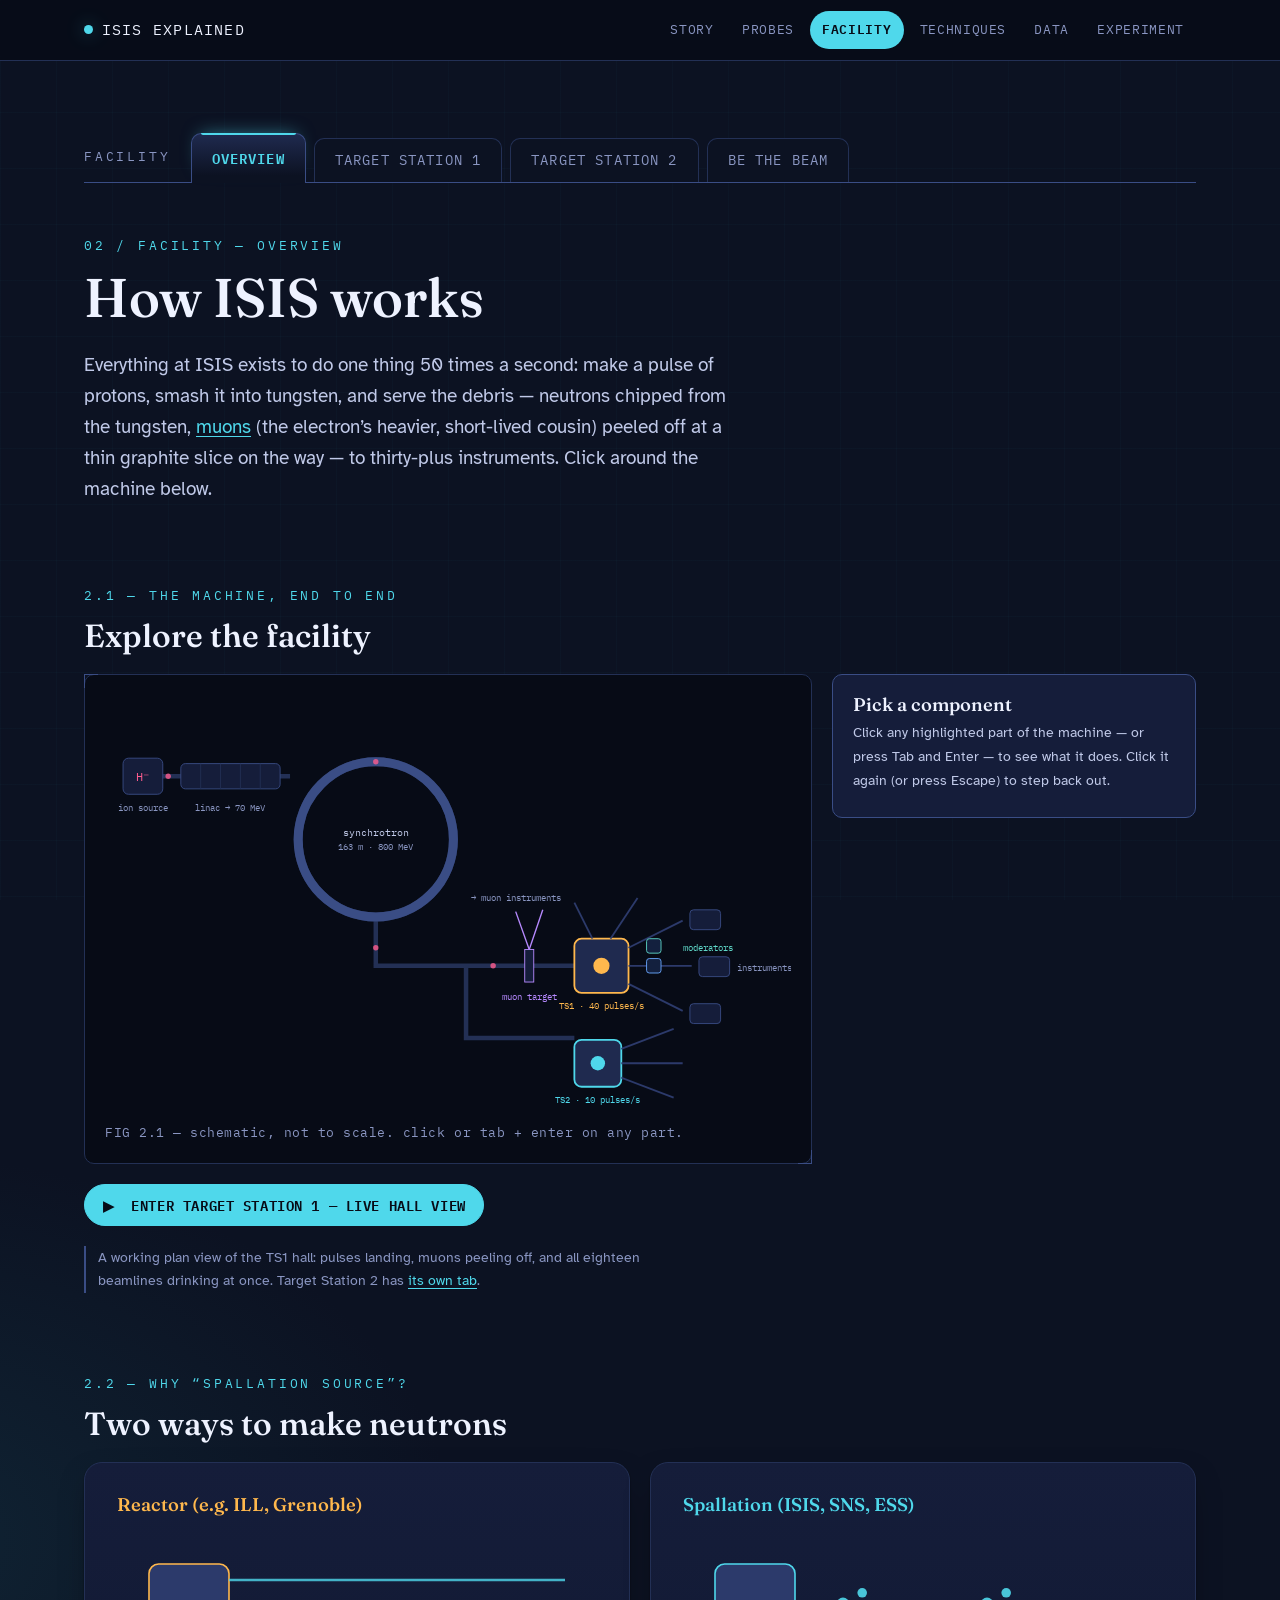
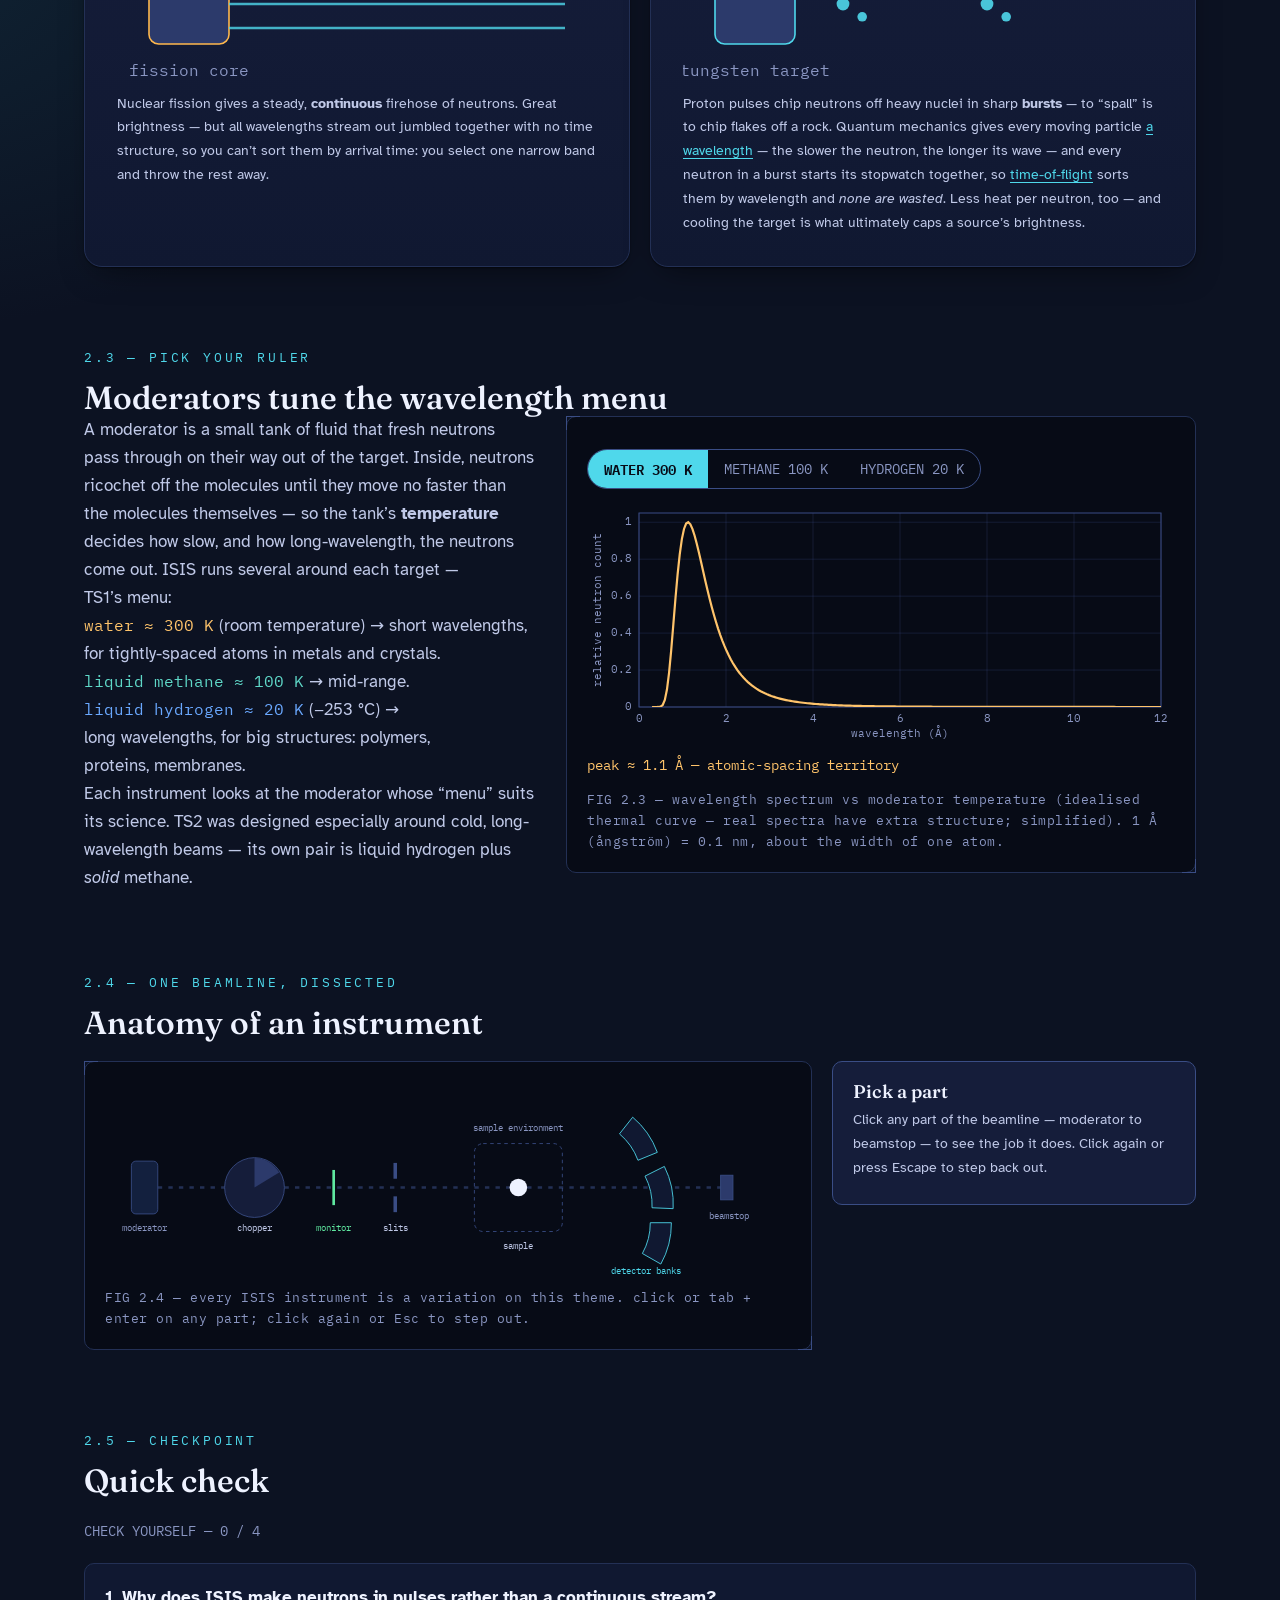
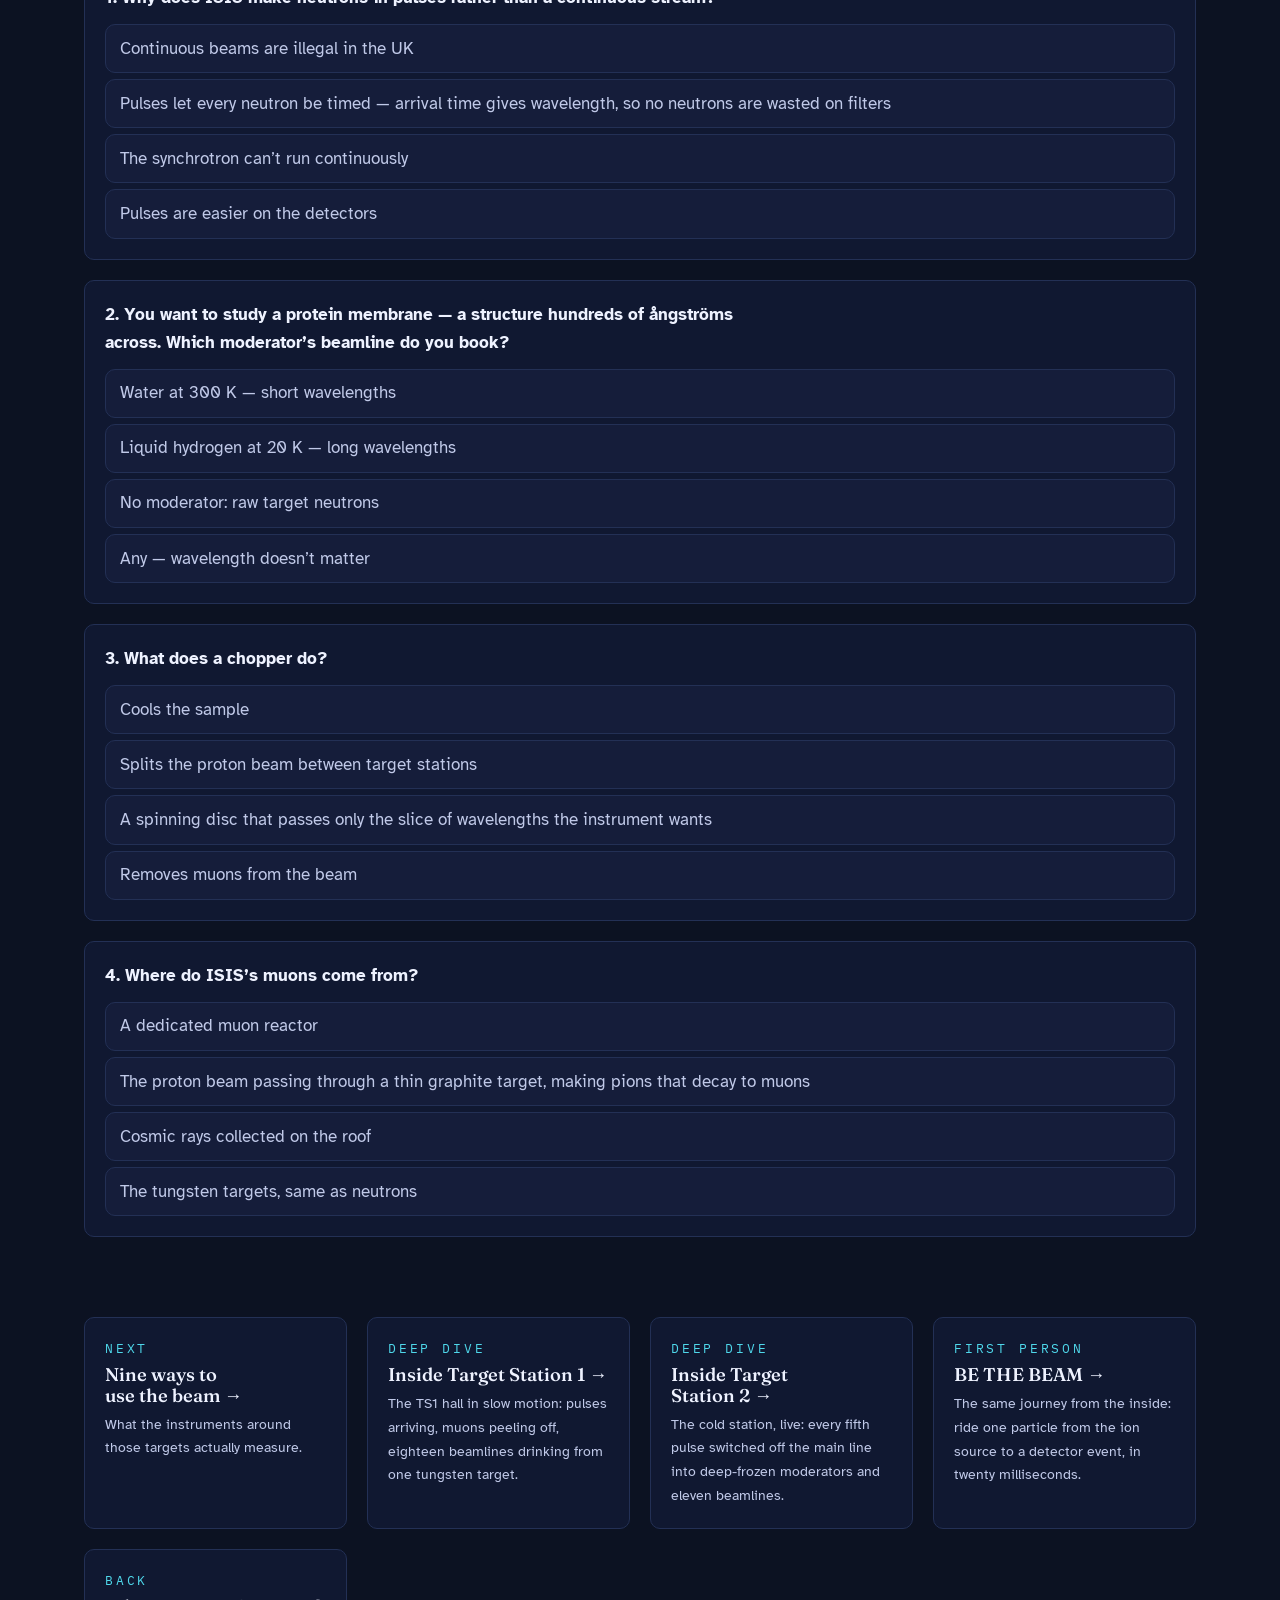
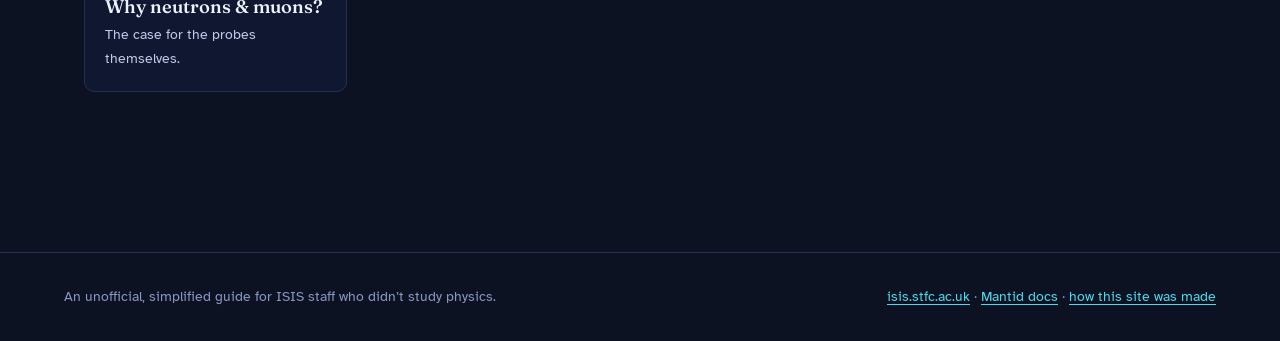
<file: facility.html>
<!DOCTYPE html>
<html lang="en">
<head>
<meta charset="utf-8">
<meta name="viewport" content="width=device-width, initial-scale=1">
<title>How ISIS works — ISIS Explained</title>
<meta name="description" content="An interactive tour of the ISIS Neutron and Muon Source: ion source, linac, synchrotron, targets, moderators and instruments.">
<link rel="icon" href="data:image/svg+xml,%3Csvg xmlns='http://www.w3.org/2000/svg' viewBox='0 0 16 16'%3E%3Ccircle cx='8' cy='8' r='6' fill='%234fd8eb'/%3E%3C/svg%3E">
<link rel="preconnect" href="https://fonts.googleapis.com">
<link rel="preconnect" href="https://fonts.gstatic.com" crossorigin>
<link href="https://fonts.googleapis.com/css2?family=Fraunces:opsz,wght@9..144,400;9..144,550;9..144,650&family=Atkinson+Hyperlegible:wght@400;700&family=IBM+Plex+Mono:wght@400;600&display=swap" rel="stylesheet">
<link rel="stylesheet" href="css/tokens.css">
<link rel="stylesheet" href="css/base.css">
<link rel="stylesheet" href="css/components.css">
<script defer src="js/nav.js"></script>
<script defer src="js/plot.js"></script>
<script defer src="js/synth.js"></script>
<script defer src="js/quiz.js"></script>
<script defer src="js/facility.js"></script>
<style>
  .explorer-grid { display: grid; gap: var(--sp-3); }
  @media (min-width: 60rem) { .explorer-grid { grid-template-columns: minmax(0, 8fr) minmax(0, 4fr); align-items: start; } }
  #fac-svg text { font-family: "IBM Plex Mono", monospace; }
  .plot-box { width: 100%; height: 240px; }
</style>
</head>
<body>
<a class="skip-link" href="#main">Skip to content</a>
<header class="site-header">
  <div class="bar">
    <a class="site-title" href="index.html"><span class="pip" aria-hidden="true"></span>ISIS&nbsp;EXPLAINED</a>
    <nav class="site-nav" id="site-nav" aria-label="Site">
      <a href="index.html">STORY</a>
      <a href="probes.html">PROBES</a>
      <a href="facility.html" aria-current="page">FACILITY</a>
      <a href="techniques.html">TECHNIQUES</a>
      <a href="data.html">DATA</a>
      <a href="experiment.html">EXPERIMENT</a>
    </nav>
  </div>
</header>
<main id="main">
  <nav class="subnav" aria-label="Facility sections">
    <span class="subnav-label">FACILITY</span>
    <a href="facility.html" aria-current="page">OVERVIEW</a>
    <a href="ts1.html">TARGET STATION 1</a>
    <a href="ts2.html">TARGET STATION 2</a>
    <a href="bethebeam.html">BE THE BEAM</a>
  </nav>

  <div class="page-intro">
    <span class="kicker">02 / Facility — Overview</span>
    <h1>How ISIS works</h1>
    <p class="lede">Everything at ISIS exists to do one thing 50 times a second: make a pulse of protons, smash it into tungsten, and serve the debris — neutrons chipped from the tungsten, <a href="probes.html">muons</a> (the electron’s heavier, short-lived cousin) peeled off at a thin graphite slice on the way — to thirty-plus instruments. Click around the machine below.</p>
  </div>

  <!-- S1: facility explorer -->
  <section id="explorer" aria-labelledby="explorer-h">
    <span class="kicker">2.1 — The machine, end to end</span>
    <h2 id="explorer-h">Explore the facility</h2>
    <div class="explorer-grid" style="margin-top: var(--sp-3)">
      <figure class="figure-frame">
        <svg id="fac-svg" viewBox="0 0 760 460" role="group" aria-label="Schematic map of ISIS. Click each highlighted part for details.">
          <!-- beam path underlay -->
          <path d="M40,90 H205" stroke="#233055" stroke-width="5" fill="none"/>
          <circle cx="300" cy="160" r="86" fill="none" stroke="#233055" stroke-width="10"/>
          <path d="M300,246 V300 H520" stroke="#233055" stroke-width="5" fill="none"/>
          <path d="M400,300 V380 H520" stroke="#233055" stroke-width="5" fill="none"/>

          <!-- 1 ion source -->
          <g class="hotspot" data-spot="ion" tabindex="0" role="button" aria-label="Ion source">
            <rect class="hotspot-shape" x="20" y="70" width="44" height="40" rx="6" fill="#151d3a" stroke="#3a4d85"/>
            <text x="42" y="95" fill="#ff5d8f" font-size="13" text-anchor="middle">H⁻</text>
            <text x="42" y="128" fill="#8a96c2" font-size="10" text-anchor="middle">ion source</text>
            <rect class="hit" x="10" y="60" width="64" height="80"/>
          </g>

          <!-- 2 linac -->
          <g class="hotspot" data-spot="linac" tabindex="0" role="button" aria-label="Linear accelerator">
            <g class="hotspot-shape">
              <rect x="84" y="76" width="110" height="28" rx="5" fill="#151d3a" stroke="#3a4d85"/>
              <line x1="106" y1="76" x2="106" y2="104" stroke="#233055"/>
              <line x1="128" y1="76" x2="128" y2="104" stroke="#233055"/>
              <line x1="150" y1="76" x2="150" y2="104" stroke="#233055"/>
              <line x1="172" y1="76" x2="172" y2="104" stroke="#233055"/>
            </g>
            <text x="139" y="128" fill="#8a96c2" font-size="10" text-anchor="middle">linac → 70 MeV</text>
            <rect class="hit" x="80" y="60" width="118" height="80"/>
          </g>

          <!-- 3 synchrotron -->
          <g class="hotspot" data-spot="synch" tabindex="0" role="button" aria-label="Synchrotron">
            <circle class="hotspot-shape" cx="300" cy="160" r="86" fill="none" stroke="#3a4d85" stroke-width="10"/>
            <text x="300" y="156" fill="#c0c9e8" font-size="11" text-anchor="middle">synchrotron</text>
            <text x="300" y="172" fill="#8a96c2" font-size="10" text-anchor="middle">163 m · 800 MeV</text>
            <circle class="hit" cx="300" cy="160" r="98"/>
          </g>

          <!-- 4 muon target -->
          <g class="hotspot" data-spot="muon" tabindex="0" role="button" aria-label="Muon target">
            <rect class="hotspot-shape" x="465" y="282" width="10" height="36" fill="#151d3a" stroke="#b78aff"/>
            <g stroke="#b78aff" stroke-width="1.5">
              <line x1="470" y1="282" x2="455" y2="240"/>
              <line x1="470" y1="282" x2="485" y2="238"/>
            </g>
            <text x="470" y="338" fill="#b78aff" font-size="10" text-anchor="middle">muon target</text>
            <text x="455" y="228" fill="#8a96c2" font-size="10" text-anchor="middle">→ muon instruments</text>
            <rect class="hit" x="435" y="230" width="70" height="110"/>
          </g>

          <!-- 5 TS1 -->
          <g class="hotspot" data-spot="ts1" tabindex="0" role="button" aria-label="Target Station 1">
            <g class="hotspot-shape">
              <rect x="520" y="270" width="60" height="60" rx="8" fill="#1f2a4f" stroke="#ffb84d" stroke-width="2"/>
              <circle cx="550" cy="300" r="9" fill="#ffb84d"/>
            </g>
            <g stroke="#2c3a6b" stroke-width="2">
              <line x1="580" y1="280" x2="640" y2="250"/>
              <line x1="580" y1="300" x2="650" y2="300"/>
              <line x1="580" y1="320" x2="640" y2="350"/>
              <line x1="540" y1="270" x2="520" y2="230"/>
              <line x1="560" y1="270" x2="590" y2="225"/>
            </g>
            <text x="550" y="348" fill="#ffb84d" font-size="10" text-anchor="middle">TS1 · 40 pulses/s</text>
            <rect class="hit" x="510" y="220" width="150" height="140"/>
          </g>

          <!-- 6 TS2 -->
          <g class="hotspot" data-spot="ts2" tabindex="0" role="button" aria-label="Target Station 2">
            <g class="hotspot-shape">
              <rect x="520" y="382" width="52" height="52" rx="8" fill="#1f2a4f" stroke="#4fd8eb" stroke-width="2"/>
              <circle cx="546" cy="408" r="8" fill="#4fd8eb"/>
            </g>
            <g stroke="#2c3a6b" stroke-width="2">
              <line x1="572" y1="392" x2="630" y2="370"/>
              <line x1="572" y1="408" x2="640" y2="408"/>
              <line x1="572" y1="424" x2="630" y2="446"/>
            </g>
            <text x="546" y="452" fill="#4fd8eb" font-size="10" text-anchor="middle">TS2 · 10 pulses/s</text>
            <rect class="hit" x="510" y="365" width="140" height="95"/>
          </g>

          <!-- 7 moderators (callout near TS1) -->
          <g class="hotspot" data-spot="mod" tabindex="0" role="button" aria-label="Moderators">
            <g class="hotspot-shape">
              <rect x="600" y="270" width="16" height="16" rx="3" fill="#13203e" stroke="#5fd8c8"/>
              <rect x="600" y="292" width="16" height="16" rx="3" fill="#13203e" stroke="#6aa8ff"/>
            </g>
            <text x="640" y="284" fill="#5fd8c8" font-size="10">moderators</text>
            <rect class="hit" x="595" y="262" width="100" height="52"/>
          </g>

          <!-- 8 instruments -->
          <g class="hotspot" data-spot="instr" tabindex="0" role="button" aria-label="Instruments">
            <g class="hotspot-shape" fill="#151d3a" stroke="#3a4d85">
              <rect x="648" y="238" width="34" height="22" rx="4"/>
              <rect x="658" y="290" width="34" height="22" rx="4"/>
              <rect x="648" y="342" width="34" height="22" rx="4"/>
            </g>
            <text x="700" y="306" fill="#8a96c2" font-size="10">instruments ×30+</text>
            <rect class="hit" x="640" y="230" width="115" height="140"/>
          </g>

          <!-- proton dots along the path (decorative) -->
          <g fill="#ff5d8f" opacity="0.8">
            <circle cx="70" cy="90" r="3"/>
            <circle cx="300" cy="74" r="3"/>
            <circle cx="300" cy="280" r="3"/>
            <circle cx="430" cy="300" r="3"/>
          </g>
        </svg>
        <figcaption class="figure-caption">FIG 2.1 — schematic, not to scale. click or tab + enter on any part.</figcaption>
      </figure>
      <div class="info-card" id="fac-info" aria-live="polite">
        <h3>Pick a component</h3>
        <p>Click any highlighted part of the machine — or press Tab and Enter — to see what it does.</p>
      </div>
    </div>
    <p style="margin-top: var(--sp-3)">
      <a class="btn primary" href="ts1.html" style="text-decoration: none; display: inline-block">▶&nbsp; ENTER TARGET STATION 1 — LIVE HALL VIEW</a>
    </p>
    <p class="footnote">A working plan view of the TS1 hall: pulses landing, muons peeling off, and all eighteen beamlines drinking at once. Target Station 2 has <a href="ts2.html">its own tab</a>.</p>
  </section>

  <!-- S2: spallation vs reactor -->
  <section id="spallation" aria-labelledby="spall-h">
    <span class="kicker">2.2 — Why “spallation source”?</span>
    <h2 id="spall-h">Two ways to make neutrons</h2>
    <div class="card-grid" style="margin-top: var(--sp-3)">
      <div class="panel">
        <h3 style="color: var(--peak)">Reactor (e.g. ILL, Grenoble)</h3>
        <svg viewBox="0 0 300 110" role="img" aria-label="A reactor produces a continuous stream of neutrons.">
          <rect x="20" y="30" width="50" height="50" rx="6" fill="#2c3a6b" stroke="#ffb84d"/>
          <g stroke="#4fd8eb" stroke-width="1.5" opacity=".8">
            <line x1="70" y1="40" x2="280" y2="40"/><line x1="70" y1="55" x2="280" y2="55"/><line x1="70" y1="70" x2="280" y2="70"/>
          </g>
          <text x="45" y="100" fill="#8a96c2" font-size="10" text-anchor="middle" font-family="IBM Plex Mono, monospace">fission core</text>
        </svg>
        <p style="font-size: var(--fs-small)">Nuclear fission gives a steady, <strong>continuous</strong> firehose of neutrons. Great brightness — but all wavelengths stream out jumbled together with no time structure, so you can’t sort them by arrival time: you select one narrow band and throw the rest away.</p>
      </div>
      <div class="panel">
        <h3 style="color: var(--neutron)">Spallation (ISIS, SNS, ESS)</h3>
        <svg viewBox="0 0 300 110" role="img" aria-label="A pulsed spallation source produces short bursts of neutrons.">
          <rect x="20" y="30" width="50" height="50" rx="6" fill="#2c3a6b" stroke="#4fd8eb"/>
          <g fill="#4fd8eb" opacity=".9">
            <circle cx="100" cy="55" r="4"/><circle cx="112" cy="48" r="3"/><circle cx="112" cy="63" r="3"/>
            <circle cx="190" cy="55" r="4"/><circle cx="202" cy="48" r="3"/><circle cx="202" cy="63" r="3"/>
          </g>
          <text x="45" y="100" fill="#8a96c2" font-size="10" text-anchor="middle" font-family="IBM Plex Mono, monospace">tungsten target</text>
        </svg>
        <p style="font-size: var(--fs-small)">Proton pulses chip neutrons off heavy nuclei in sharp <strong>bursts</strong> — to “spall” is to chip flakes off a rock. Quantum mechanics gives every moving particle <a href="probes.html">a wavelength</a> — the slower the neutron, the longer its wave — and every neutron in a burst starts its stopwatch together, so <a href="data.html#tof">time-of-flight</a> sorts them by wavelength and <em>none are wasted</em>. Less heat per neutron, too — and cooling the target is what ultimately caps a source’s brightness.</p>
      </div>
    </div>
  </section>

  <!-- S3: moderator picker -->
  <section id="moderators" aria-labelledby="mod-h">
    <span class="kicker">2.3 — Pick your ruler</span>
    <h2 id="mod-h">Moderators tune the wavelength menu</h2>
    <div class="two-col">
      <div>
        <p>A moderator is a small tank of fluid that fresh neutrons pass through on their way out of the target. Inside, neutrons ricochet off the molecules until they move no faster than the molecules themselves — so the tank’s <strong>temperature</strong> decides how slow, and how long-wavelength, the neutrons come out. ISIS runs several around each target — TS1’s menu:</p>
        <p><span class="mono" style="color:var(--wl-2)">water ≈ 300 K</span> (room temperature) → short wavelengths, for tightly-spaced atoms in metals and crystals.<br>
        <span class="mono" style="color:var(--wl-4)">liquid methane ≈ 100 K</span> → mid-range.<br>
        <span class="mono" style="color:var(--wl-5)">liquid hydrogen ≈ 20 K</span> (−253 °C) → long wavelengths, for big structures: polymers, proteins, membranes.</p>
        <p>Each instrument looks at the moderator whose “menu” suits its science. TS2 was designed especially around cold, long-wavelength beams — its own pair is liquid hydrogen plus <em>solid</em> methane.</p>
      </div>
      <figure class="figure-frame">
        <div class="control-row" role="group" aria-label="Moderator choice">
          <span class="seg-toggle">
            <button type="button" data-temp="300" aria-pressed="true">WATER 300 K</button>
            <button type="button" data-temp="100" aria-pressed="false">METHANE 100 K</button>
            <button type="button" data-temp="20" aria-pressed="false">HYDROGEN 20 K</button>
          </span>
        </div>
        <canvas class="plot-box" id="mod-plot" role="img" aria-label="Wavelength spectrum for the selected moderator temperature" aria-describedby="mod-label"></canvas>
        <p class="zoom-label" id="mod-label" style="font-family: var(--font-mono); font-size: var(--fs-small); color: var(--accent); margin-top: var(--sp-2)">peak ≈ 1.1 Å — atomic-spacing territory</p>
        <figcaption class="figure-caption">FIG 2.3 — wavelength spectrum vs moderator temperature (idealised thermal curve — real spectra have extra structure; simplified). 1 Å (ångström) = 0.1 nm, about the width of one atom.</figcaption>
      </figure>
    </div>
  </section>

  <!-- S4: instrument anatomy -->
  <section id="anatomy" aria-labelledby="anat-h">
    <span class="kicker">2.4 — One beamline, dissected</span>
    <h2 id="anat-h">Anatomy of an instrument</h2>
    <div class="explorer-grid" style="margin-top: var(--sp-3)">
      <figure class="figure-frame">
        <svg id="anat-svg" viewBox="0 0 780 220" role="group" aria-label="A generic beamline from moderator to beamstop. Click each part for details.">
          <g font-family="IBM Plex Mono, monospace" font-size="10" text-anchor="middle">
            <!-- beam -->
            <line x1="60" y1="120" x2="700" y2="120" stroke="#233055" stroke-width="3" stroke-dasharray="5 7"/>

            <g class="hotspot" data-part="moderator" tabindex="0" role="button" aria-label="Moderator face">
              <rect class="hotspot-shape" x="30" y="90" width="30" height="60" rx="5" fill="#13203e" stroke="#3a4d85"/>
              <text x="45" y="170" fill="#8a96c2">moderator</text>
              <rect class="hit" x="18" y="78" width="56" height="100"/>
            </g>

            <g class="hotspot" data-part="chopper" tabindex="0" role="button" aria-label="Chopper">
              <g class="hotspot-shape">
                <circle cx="170" cy="120" r="34" fill="#151d3a" stroke="#3a4d85"/>
                <path d="M170,120 L170,86 A34,34 0 0 1 198,103 Z" fill="#2c3a6b"/>
              </g>
              <text x="170" y="170" fill="#c0c9e8">chopper</text>
              <rect class="hit" x="132" y="82" width="76" height="96"/>
            </g>

            <g class="hotspot" data-part="monitor" tabindex="0" role="button" aria-label="Monitor">
              <line class="hotspot-shape" x1="260" y1="100" x2="260" y2="140" stroke="#5fe8a0" stroke-width="3"/>
              <text x="260" y="170" fill="#5fe8a0">monitor</text>
              <rect class="hit" x="238" y="86" width="44" height="92"/>
            </g>

            <g class="hotspot" data-part="slits" tabindex="0" role="button" aria-label="Slits">
              <g class="hotspot-shape" stroke="#3a4d85" stroke-width="4">
                <line x1="330" y1="92" x2="330" y2="110"/>
                <line x1="330" y1="130" x2="330" y2="148"/>
              </g>
              <text x="330" y="170" fill="#c0c9e8">slits</text>
              <rect class="hit" x="308" y="84" width="44" height="94"/>
            </g>

            <g class="hotspot" data-part="environment" tabindex="0" role="button" aria-label="Sample environment">
              <rect class="hotspot-shape" x="420" y="70" width="100" height="100" rx="10" fill="none" stroke="#3a4d85" stroke-dasharray="4 4"/>
              <text x="470" y="56" fill="#8a96c2">sample environment</text>
              <path class="hit" d="M408,58 H532 V182 H408 Z M444,94 H496 V146 H444 Z" fill-rule="evenodd"/>
            </g>

            <g class="hotspot" data-part="sample" tabindex="0" role="button" aria-label="Sample">
              <circle class="hotspot-shape" cx="470" cy="120" r="10" fill="#eef2ff"/>
              <text x="470" y="190" fill="#c0c9e8">sample</text>
              <rect class="hit" x="446" y="96" width="48" height="48"/>
            </g>

            <g class="hotspot" data-part="detectors" tabindex="0" role="button" aria-label="Detector banks">
              <g class="hotspot-shape" fill="#101831" stroke="#4fd8eb">
                <path d="M600,40 a95,95 0 0 1 28,40 l-22,9 a71,71 0 0 0 -21,-30 z"/>
                <path d="M636,96 a95,95 0 0 1 10,48 l-24,-1 a71,71 0 0 0 -8,-36 z"/>
                <path d="M644,160 a95,95 0 0 1 -12,47 l-21,-12 a71,71 0 0 0 9,-35 z"/>
              </g>
              <text x="615" y="218" fill="#4fd8eb">detector banks</text>
              <rect class="hit" x="572" y="30" width="86" height="184"/>
            </g>

            <g class="hotspot" data-part="beamstop" tabindex="0" role="button" aria-label="Beamstop">
              <rect class="hotspot-shape" x="700" y="106" width="14" height="28" fill="#2c3a6b" stroke="#3a4d85"/>
              <text x="710" y="156" fill="#8a96c2">beamstop</text>
              <rect class="hit" x="686" y="92" width="44" height="74"/>
            </g>
          </g>
        </svg>
        <figcaption class="figure-caption">FIG 2.4 — every ISIS instrument is a variation on this theme. click or tab + enter on any part; click again or Esc to step out.</figcaption>
      </figure>
      <div class="info-card" id="anat-info" aria-live="polite"></div>
    </div>
  </section>

  <section id="quiz" aria-labelledby="quiz-h">
    <span class="kicker">2.5 — Checkpoint</span>
    <h2 id="quiz-h" style="margin-bottom: var(--sp-3)">Quick check</h2>
    <div id="quiz-box"></div>
  </section>

  <nav class="card-grid" aria-label="Continue exploring" style="margin-top: var(--sp-6)">
    <a class="cta-card" href="techniques.html"><span class="kicker">Next</span><h3>Nine ways to use the beam →</h3><p>What the instruments around those targets actually measure.</p></a>
    <a class="cta-card" href="ts1.html"><span class="kicker">Deep dive</span><h3>Inside Target Station 1 →</h3><p>The TS1 hall in slow motion: pulses arriving, muons peeling off, eighteen beamlines drinking from one tungsten target.</p></a>
    <a class="cta-card" href="ts2.html"><span class="kicker">Deep dive</span><h3>Inside Target Station 2 →</h3><p>The cold station, live: every fifth pulse switched off the main line into deep-frozen moderators and eleven beamlines.</p></a>
    <a class="cta-card" href="bethebeam.html"><span class="kicker">First person</span><h3>BE THE BEAM →</h3><p>The same journey from the inside: ride one particle from the ion source to a detector event, in twenty milliseconds.</p></a>
    <a class="cta-card" href="probes.html"><span class="kicker">Back</span><h3>Why neutrons &amp; muons?</h3><p>The case for the probes themselves.</p></a>
  </nav>
</main>
<footer class="site-footer">
  <div class="bar">
    <span>An unofficial, simplified guide for ISIS staff who didn’t study physics.</span>
    <span><a href="https://www.isis.stfc.ac.uk/" rel="external">isis.stfc.ac.uk</a> · <a href="https://docs.mantidproject.org/nightly/" rel="external">Mantid docs</a> · <a href="how.html">how this site was made</a></span>
  </div>
</footer>
</body>
</html>
</file>
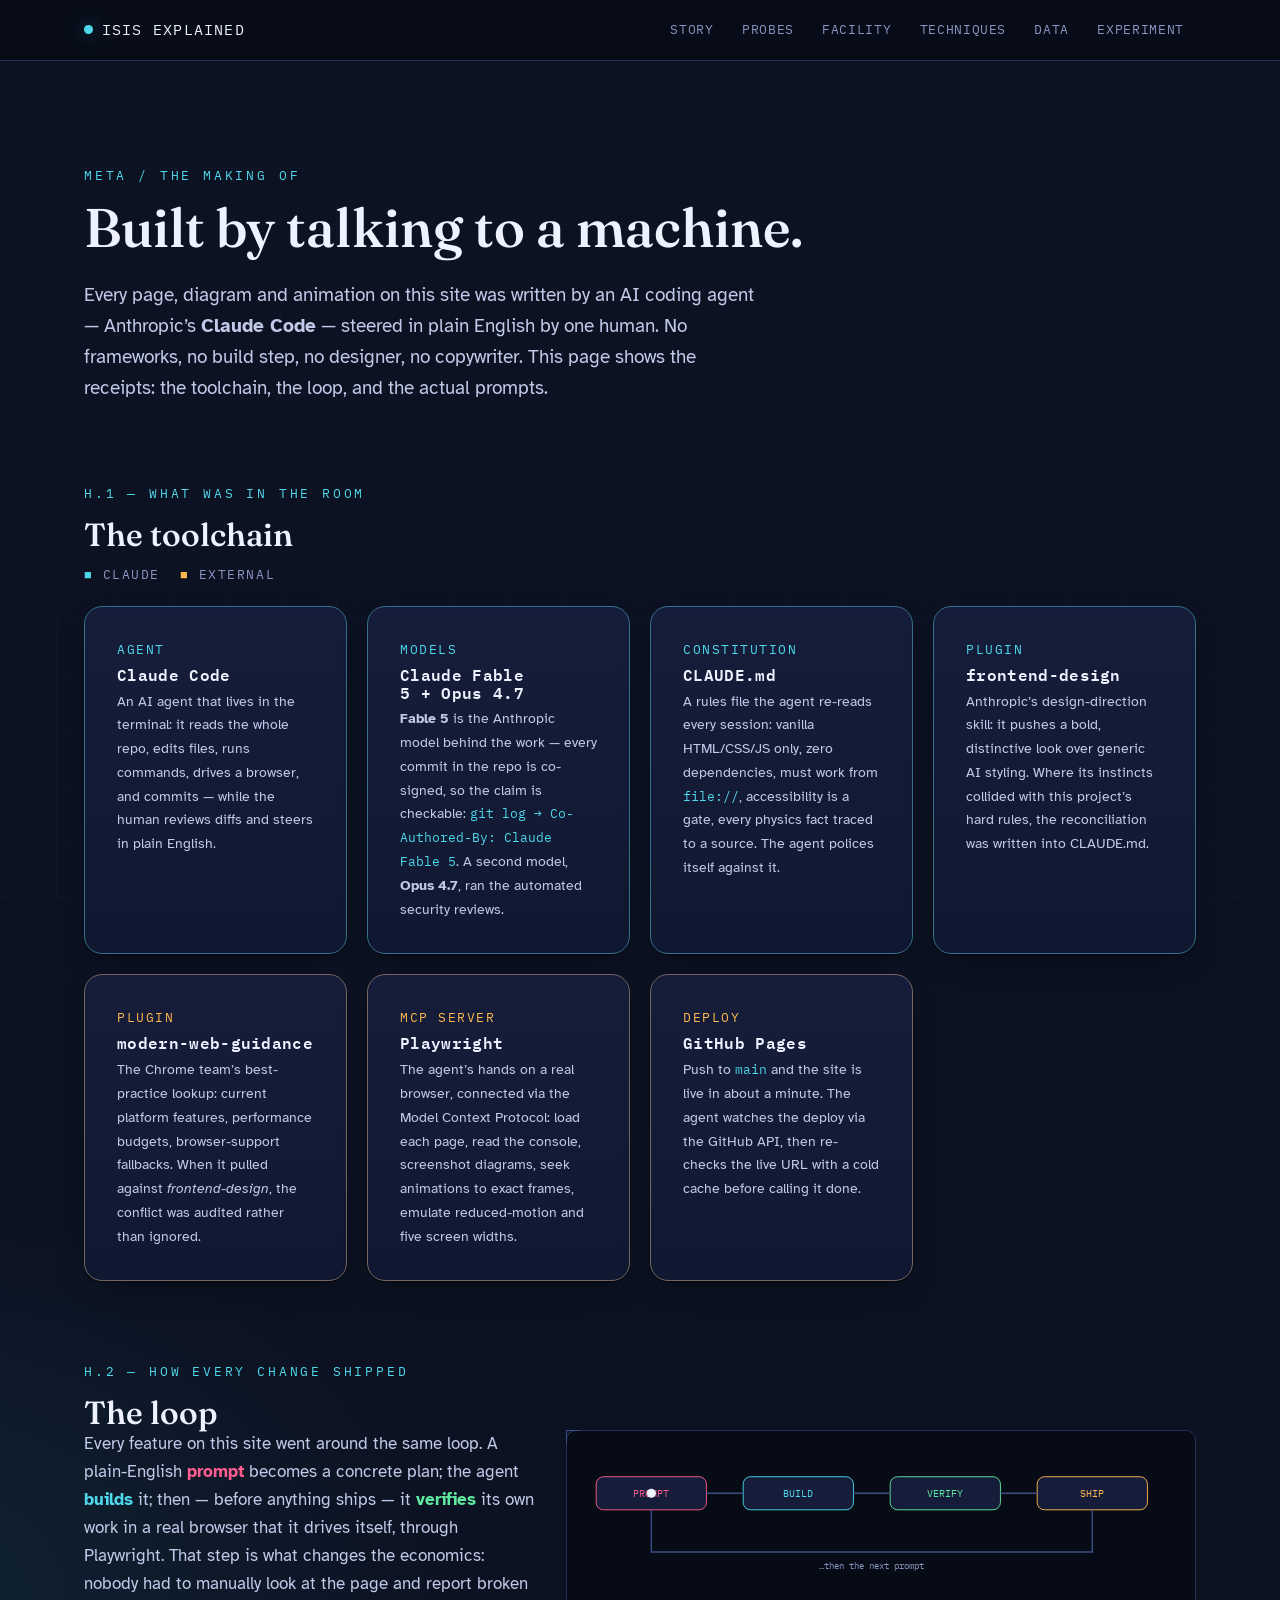
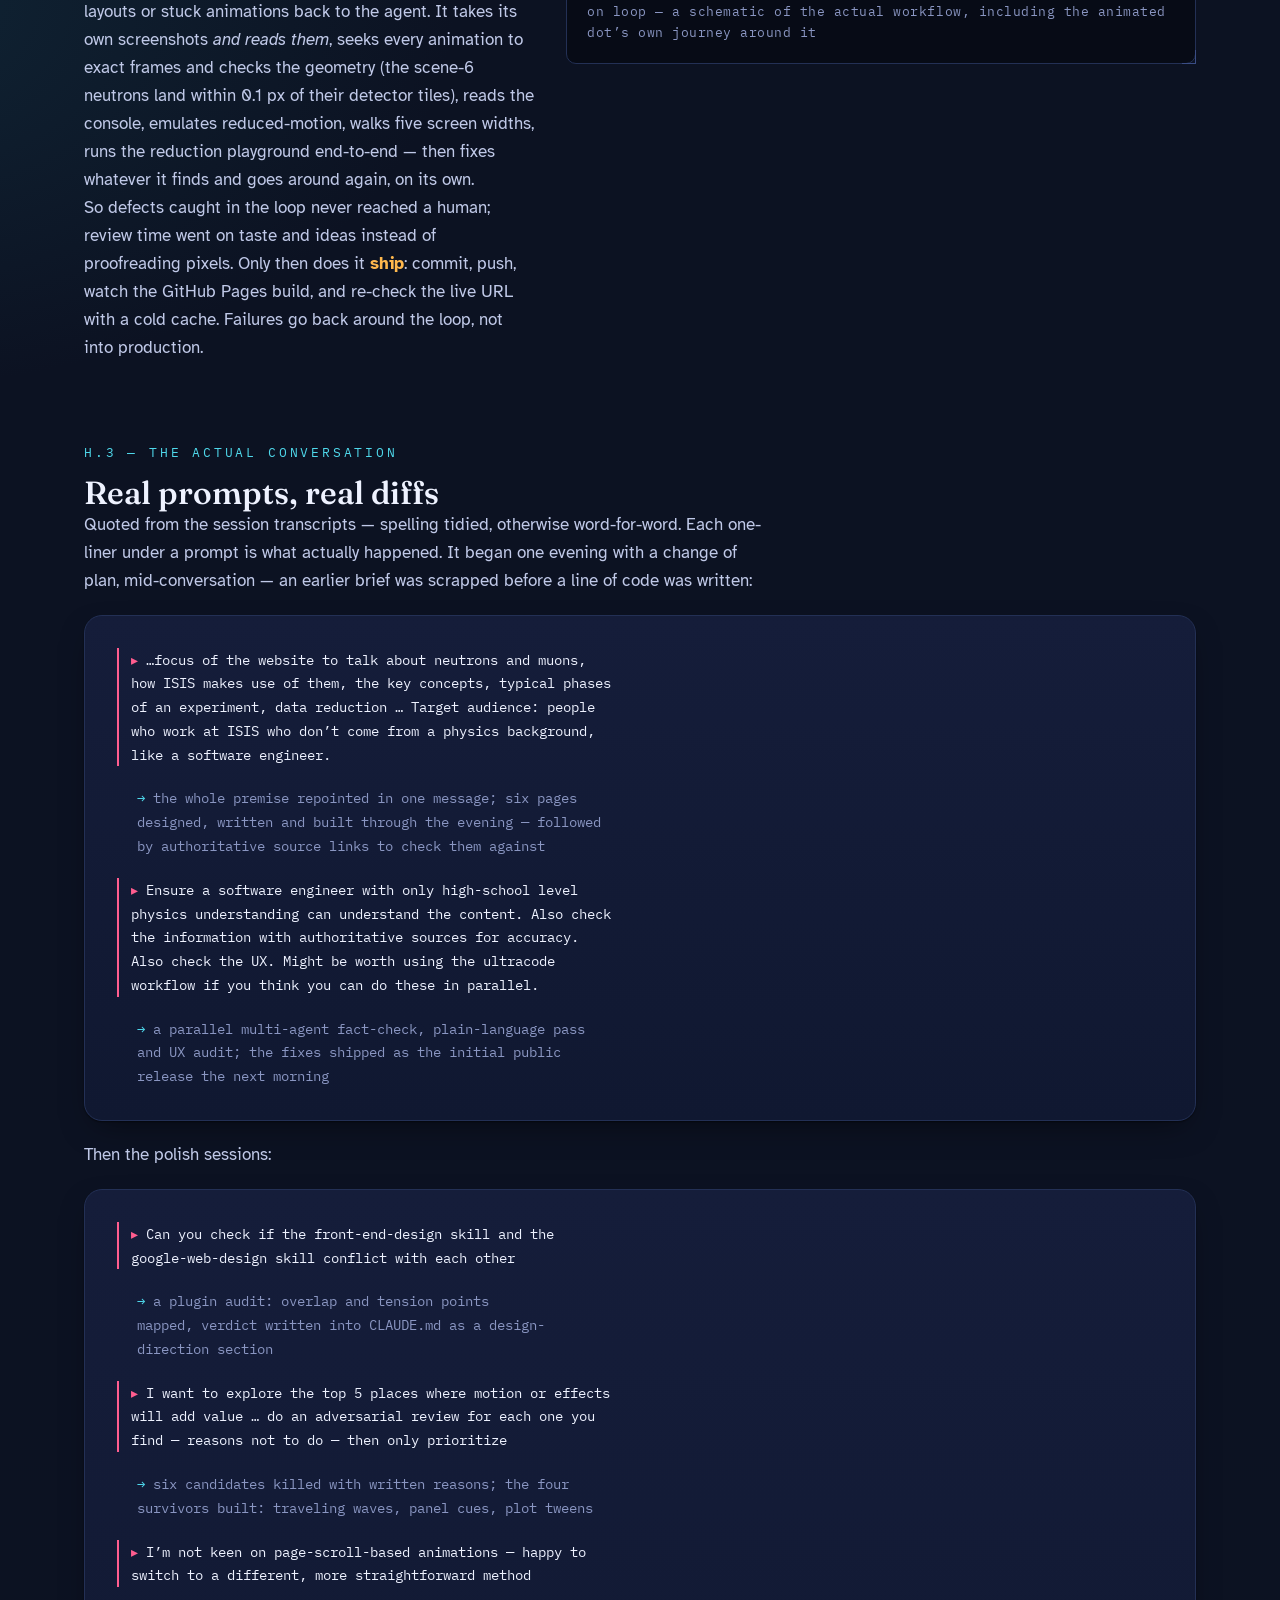
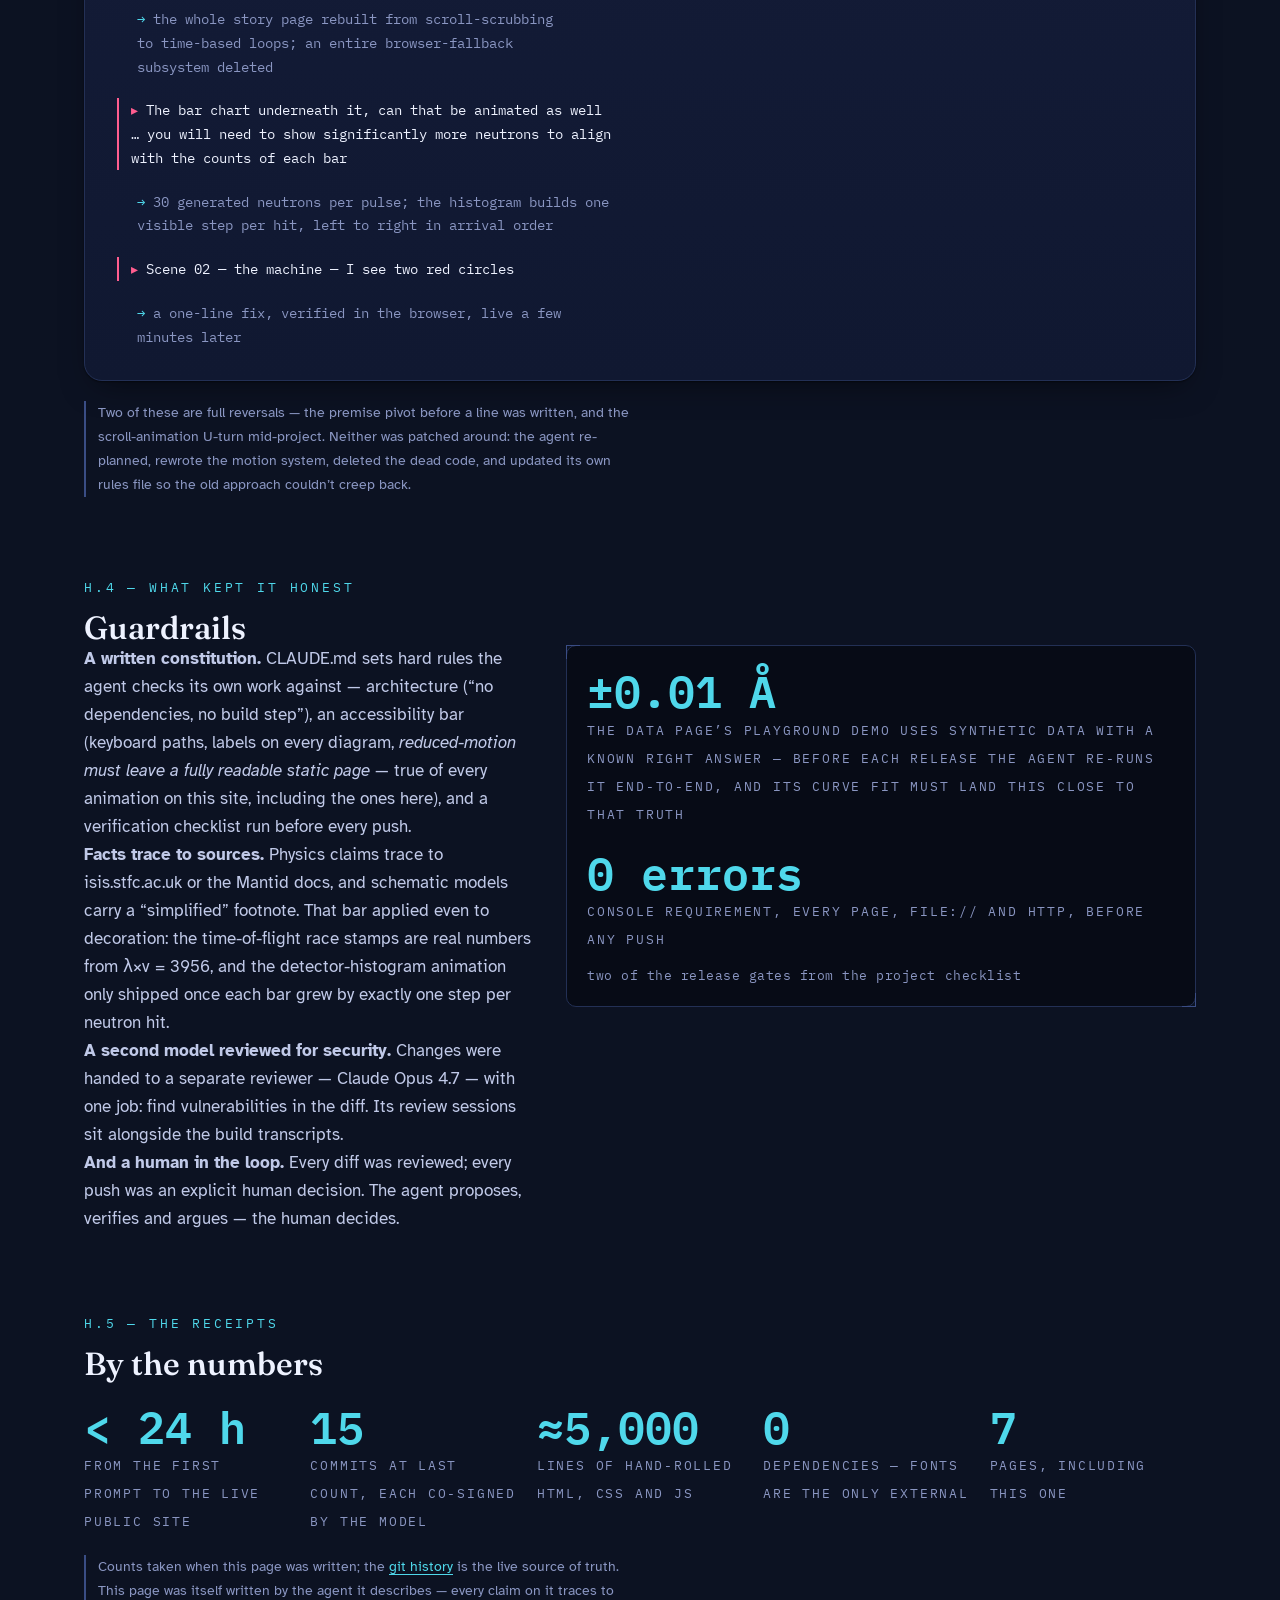
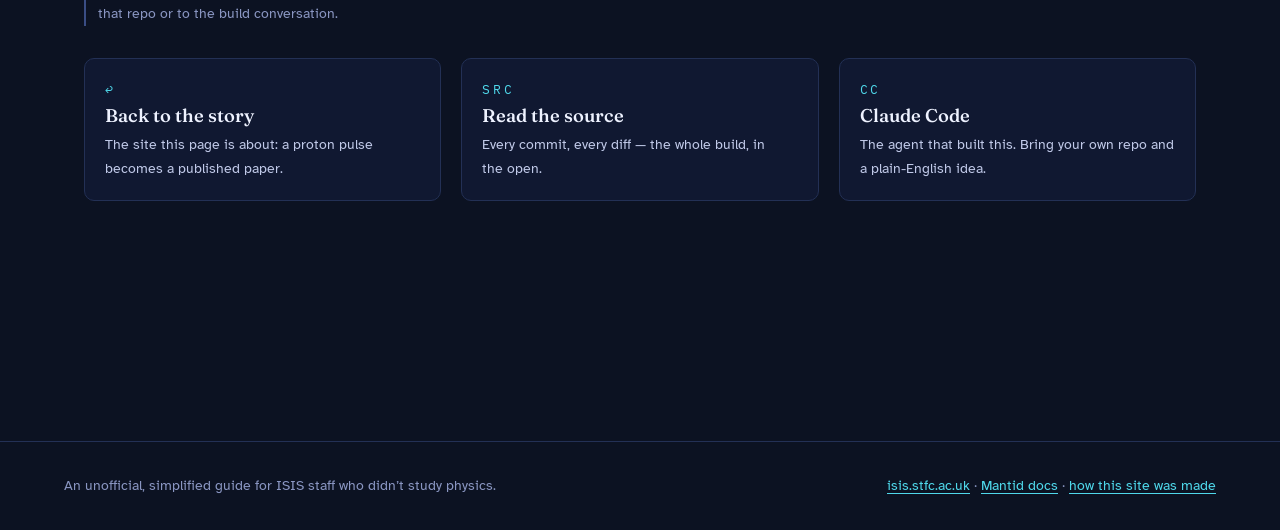
<file: how.html>
<!DOCTYPE html>
<html lang="en">
<head>
<meta charset="utf-8">
<meta name="viewport" content="width=device-width, initial-scale=1">
<title>How this site was made — ISIS Explained</title>
<meta name="description" content="How an AI coding agent (Anthropic's Claude Code) built this site from plain-English prompts — the toolchain, the real prompts, and the verify loop that kept it honest.">
<link rel="icon" href="data:image/svg+xml,%3Csvg xmlns='http://www.w3.org/2000/svg' viewBox='0 0 16 16'%3E%3Ccircle cx='8' cy='8' r='6' fill='%234fd8eb'/%3E%3C/svg%3E">
<link rel="preconnect" href="https://fonts.googleapis.com">
<link rel="preconnect" href="https://fonts.gstatic.com" crossorigin>
<link href="https://fonts.googleapis.com/css2?family=Fraunces:opsz,wght@9..144,400;9..144,550;9..144,650&family=Atkinson+Hyperlegible:wght@400;700&family=IBM+Plex+Mono:wght@400;600&display=swap" rel="stylesheet">
<link rel="stylesheet" href="css/tokens.css">
<link rel="stylesheet" href="css/base.css">
<link rel="stylesheet" href="css/components.css">
<script defer src="js/nav.js"></script>
<style>
  /* toolchain cards, color-coded: Claude pieces vs external pieces */
  .tool-card h3 { font-family: var(--font-mono); font-size: 1rem; letter-spacing: 0.02em; }
  .tool-card .tag {
    font-family: var(--font-mono);
    font-size: var(--fs-tiny);
    letter-spacing: 0.12em;
    text-transform: uppercase;
    display: block;
    margin-bottom: var(--sp-1);
  }
  .tool-card p { font-size: var(--fs-small); margin-top: var(--sp-1); }
  .tool-card code { color: var(--accent); font-size: var(--fs-tiny); }
  .tool-card.tc-claude { border-color: color-mix(in oklab, var(--neutron) 40%, var(--line)); }
  .tool-card.tc-claude .tag { color: var(--neutron); }
  .tool-card.tc-ext { border-color: color-mix(in oklab, var(--peak) 40%, var(--line)); }
  .tool-card.tc-ext .tag { color: var(--peak); }
  .tool-legend {
    font-family: var(--font-mono);
    font-size: var(--fs-tiny);
    letter-spacing: 0.12em;
    text-transform: uppercase;
    color: var(--text-500);
    display: flex;
    gap: var(--sp-3);
    margin-top: var(--sp-2);
  }
  .tool-legend .lg::before { content: "■ "; }
  .tool-legend .lg-claude::before { color: var(--neutron); }
  .tool-legend .lg-ext::before { color: var(--peak); }

  /* the conversation log */
  .how-chat {
    font-family: var(--font-mono);
    font-size: var(--fs-small);
    display: grid;
    gap: var(--sp-3);
  }
  .how-chat .q {
    color: var(--text-100);
    border-inline-start: 2px solid var(--proton);
    padding-inline-start: var(--sp-2);
  }
  .how-chat .q::before { content: "▸ "; color: var(--proton); }
  .how-chat .a {
    color: var(--text-500);
    padding-inline-start: var(--sp-3);
  }
  .how-chat .a::before { content: "→ "; color: var(--accent); }

  /* stat receipts */
  .stat-grid {
    display: grid;
    gap: var(--sp-3);
    grid-template-columns: repeat(auto-fit, minmax(9.5rem, 1fr));
    margin-top: var(--sp-3);
  }

  /* the prompt → build → verify → ship loop */
  @media (prefers-reduced-motion: no-preference) {
    .lp-dot { animation: lp-dot 10s linear infinite; }
    @keyframes lp-dot {
      0%        { transform: translate(0, 0); }
      22%       { transform: translate(160px, 0); }
      44%       { transform: translate(320px, 0); }
      66%       { transform: translate(480px, 0); }
      74%       { transform: translate(480px, 64px); }
      90%       { transform: translate(0, 64px); }
      98%, 100% { transform: translate(0, 0); }
    }
    .lp-1 { animation: lp-1 10s linear infinite; }
    .lp-2 { animation: lp-2 10s linear infinite; }
    .lp-3 { animation: lp-3 10s linear infinite; }
    .lp-4 { animation: lp-4 10s linear infinite; }
    @keyframes lp-1 { 0%, 8% { filter: brightness(1.7); } 14%, 92% { filter: brightness(1); } 96%, 100% { filter: brightness(1.7); } }
    @keyframes lp-2 { 0%, 16% { filter: brightness(1); } 20%, 30% { filter: brightness(1.7); } 36%, 100% { filter: brightness(1); } }
    @keyframes lp-3 { 0%, 38% { filter: brightness(1); } 42%, 52% { filter: brightness(1.7); } 58%, 100% { filter: brightness(1); } }
    @keyframes lp-4 { 0%, 60% { filter: brightness(1); } 64%, 74% { filter: brightness(1.7); } 80%, 100% { filter: brightness(1); } }
  }
</style>
</head>
<body>
<a class="skip-link" href="#main">Skip to content</a>
<header class="site-header">
  <div class="bar">
    <a class="site-title" href="index.html"><span class="pip" aria-hidden="true"></span>ISIS&nbsp;EXPLAINED</a>
    <nav class="site-nav" id="site-nav" aria-label="Site">
      <a href="index.html">STORY</a>
      <a href="probes.html">PROBES</a>
      <a href="facility.html">FACILITY</a>
      <a href="techniques.html">TECHNIQUES</a>
      <a href="data.html">DATA</a>
      <a href="experiment.html">EXPERIMENT</a>
    </nav>
  </div>
</header>
<main id="main">
  <div class="page-intro">
    <span class="kicker">Meta / the making of</span>
    <h1>Built by talking to a machine.</h1>
    <p class="lede">Every page, diagram and animation on this site was written by an AI coding agent — Anthropic’s <strong>Claude Code</strong> — steered in plain English by one human. No frameworks, no build step, no designer, no copywriter. This page shows the receipts: the toolchain, the loop, and the actual prompts.</p>
  </div>

  <!-- H1: toolchain -->
  <section id="toolchain" aria-labelledby="toolchain-h">
    <span class="kicker">H.1 — What was in the room</span>
    <h2 id="toolchain-h">The toolchain</h2>
    <p class="tool-legend"><span class="lg lg-claude">Claude</span><span class="lg lg-ext">external</span></p>
    <div class="card-grid" style="margin-top: var(--sp-3)">
      <div class="panel tool-card tc-claude">
        <span class="tag">agent</span>
        <h3>Claude Code</h3>
        <p>An AI agent that lives in the terminal: it reads the whole repo, edits files, runs commands, drives a browser, and commits — while the human reviews diffs and steers in plain English.</p>
      </div>
      <div class="panel tool-card tc-claude">
        <span class="tag">models</span>
        <h3>Claude Fable 5 + Opus 4.7</h3>
        <p><strong>Fable 5</strong> is the Anthropic model behind the work — every commit in the repo is co-signed, so the claim is checkable: <code>git log → Co-Authored-By: Claude Fable 5</code>. A second model, <strong>Opus 4.7</strong>, ran the automated security reviews.</p>
      </div>
      <div class="panel tool-card tc-claude">
        <span class="tag">constitution</span>
        <h3>CLAUDE.md</h3>
        <p>A rules file the agent re-reads every session: vanilla HTML/CSS/JS only, zero dependencies, must work from <code>file://</code>, accessibility is a gate, every physics fact traced to a source. The agent polices itself against it.</p>
      </div>
      <div class="panel tool-card tc-claude">
        <span class="tag">plugin</span>
        <h3>frontend-design</h3>
        <p>Anthropic’s design-direction skill: it pushes a bold, distinctive look over generic AI styling. Where its instincts collided with this project’s hard rules, the reconciliation was written into CLAUDE.md.</p>
      </div>
      <div class="panel tool-card tc-ext">
        <span class="tag">plugin</span>
        <h3>modern-web-guidance</h3>
        <p>The Chrome team’s best-practice lookup: current platform features, performance budgets, browser-support fallbacks. When it pulled against <em>frontend-design</em>, the conflict was audited rather than ignored.</p>
      </div>
      <div class="panel tool-card tc-ext">
        <span class="tag">mcp server</span>
        <h3>Playwright</h3>
        <p>The agent’s hands on a real browser, connected via the Model Context Protocol: load each page, read the console, screenshot diagrams, seek animations to exact frames, emulate reduced-motion and five screen widths.</p>
      </div>
      <div class="panel tool-card tc-ext">
        <span class="tag">deploy</span>
        <h3>GitHub Pages</h3>
        <p>Push to <code>main</code> and the site is live in about a minute. The agent watches the deploy via the GitHub API, then re-checks the live URL with a cold cache before calling it done.</p>
      </div>
    </div>
  </section>

  <!-- H2: the loop -->
  <section id="loop" aria-labelledby="loop-h">
    <span class="kicker">H.2 — How every change shipped</span>
    <h2 id="loop-h">The loop</h2>
    <div class="two-col">
      <div>
        <p>Every feature on this site went around the same loop. A plain-English <strong style="color:var(--proton)">prompt</strong> becomes a concrete plan; the agent <strong style="color:var(--neutron)">builds</strong> it; then — before anything ships — it <strong style="color:var(--ok)">verifies</strong> its own work in a real browser that it drives itself, through Playwright. That step is what changes the economics: nobody had to manually look at the page and report broken layouts or stuck animations back to the agent. It takes its own screenshots <em>and reads them</em>, seeks every animation to exact frames and checks the geometry (the scene-6 neutrons land within 0.1&nbsp;px of their detector tiles), reads the console, emulates reduced-motion, walks five screen widths, runs the reduction playground end-to-end — then fixes whatever it finds and goes around again, on its own.</p>
        <p>So defects caught in the loop never reached a human; review time went on taste and ideas instead of proofreading pixels. Only then does it <strong style="color:var(--peak)">ship</strong>: commit, push, watch the GitHub Pages build, and re-check the live URL with a cold cache. Failures go back around the loop, not into production.</p>
      </div>
      <figure class="figure-frame">
        <svg viewBox="0 0 640 150" role="img" aria-label="A loop diagram: prompt leads to build, then verify, then ship, then back around to the next prompt. A dot cycles through the four stages.">
          <g font-family="IBM Plex Mono, monospace" font-size="11" text-anchor="middle">
            <g class="lp-1">
              <rect x="10" y="28" width="120" height="36" rx="8" fill="#151d3a" stroke="#ff5d8f"/>
              <text x="70" y="50" fill="#ff5d8f">PROMPT</text>
            </g>
            <g class="lp-2">
              <rect x="170" y="28" width="120" height="36" rx="8" fill="#151d3a" stroke="#4fd8eb"/>
              <text x="230" y="50" fill="#4fd8eb">BUILD</text>
            </g>
            <g class="lp-3">
              <rect x="330" y="28" width="120" height="36" rx="8" fill="#151d3a" stroke="#5fe8a0"/>
              <text x="390" y="50" fill="#5fe8a0">VERIFY</text>
            </g>
            <g class="lp-4">
              <rect x="490" y="28" width="120" height="36" rx="8" fill="#151d3a" stroke="#ffb84d"/>
              <text x="550" y="50" fill="#ffb84d">SHIP</text>
            </g>
          </g>
          <g stroke="#3a4d85" stroke-width="1.5">
            <line x1="130" y1="46" x2="170" y2="46"/>
            <line x1="290" y1="46" x2="330" y2="46"/>
            <line x1="450" y1="46" x2="490" y2="46"/>
            <!-- return path -->
            <path d="M550,64 L550,110 L70,110 L70,64" fill="none"/>
          </g>
          <text x="310" y="128" fill="#8a96c2" font-size="10" text-anchor="middle" font-family="IBM Plex Mono, monospace">…then the next prompt</text>
          <circle class="lp-dot" cx="70" cy="46" r="5" fill="#eef2ff"/>
        </svg>
        <figcaption class="figure-caption">on loop — a schematic of the actual workflow, including the animated dot’s own journey around it</figcaption>
      </figure>
    </div>
  </section>

  <!-- H3: real prompts -->
  <section id="prompts" aria-labelledby="prompts-h">
    <span class="kicker">H.3 — The actual conversation</span>
    <h2 id="prompts-h">Real prompts, real diffs</h2>
    <p>Quoted from the session transcripts — spelling tidied, otherwise word-for-word. Each one-liner under a prompt is what actually happened. It began one evening with a change of plan, mid-conversation — an earlier brief was scrapped before a line of code was written:</p>
    <div class="panel" style="margin-top: var(--sp-3)">
      <div class="how-chat">
        <p class="q">…focus of the website to talk about neutrons and muons, how ISIS makes use of them, the key concepts, typical phases of an experiment, data reduction … Target audience: people who work at ISIS who don’t come from a physics background, like a software engineer.</p>
        <p class="a">the whole premise repointed in one message; six pages designed, written and built through the evening — followed by authoritative source links to check them against</p>
        <p class="q">Ensure a software engineer with only high-school level physics understanding can understand the content. Also check the information with authoritative sources for accuracy. Also check the UX. Might be worth using the ultracode workflow if you think you can do these in parallel.</p>
        <p class="a">a parallel multi-agent fact-check, plain-language pass and UX audit; the fixes shipped as the initial public release the next morning</p>
      </div>
    </div>
    <p style="margin-top: var(--sp-3)">Then the polish sessions:</p>
    <div class="panel" style="margin-top: var(--sp-3)">
      <div class="how-chat">
        <p class="q">Can you check if the front-end-design skill and the google-web-design skill conflict with each other</p>
        <p class="a">a plugin audit: overlap and tension points mapped, verdict written into CLAUDE.md as a design-direction section</p>
        <p class="q">I want to explore the top 5 places where motion or effects will add value … do an adversarial review for each one you find — reasons not to do — then only prioritize</p>
        <p class="a">six candidates killed with written reasons; the four survivors built: traveling waves, panel cues, plot tweens</p>
        <p class="q">I’m not keen on page-scroll-based animations — happy to switch to a different, more straightforward method</p>
        <p class="a">the whole story page rebuilt from scroll-scrubbing to time-based loops; an entire browser-fallback subsystem deleted</p>
        <p class="q">The bar chart underneath it, can that be animated as well … you will need to show significantly more neutrons to align with the counts of each bar</p>
        <p class="a">30 generated neutrons per pulse; the histogram builds one visible step per hit, left to right in arrival order</p>
        <p class="q">Scene 02 — the machine — I see two red circles</p>
        <p class="a">a one-line fix, verified in the browser, live a few minutes later</p>
      </div>
    </div>
    <p class="footnote">Two of these are full reversals — the premise pivot before a line was written, and the scroll-animation U-turn mid-project. Neither was patched around: the agent re-planned, rewrote the motion system, deleted the dead code, and updated its own rules file so the old approach couldn’t creep back.</p>
  </section>

  <!-- H4: guardrails -->
  <section id="guardrails" aria-labelledby="guardrails-h">
    <span class="kicker">H.4 — What kept it honest</span>
    <h2 id="guardrails-h">Guardrails</h2>
    <div class="two-col">
      <div>
        <p><strong>A written constitution.</strong> CLAUDE.md sets hard rules the agent checks its own work against — architecture (“no dependencies, no build step”), an accessibility bar (keyboard paths, labels on every diagram, <em>reduced-motion must leave a fully readable static page</em> — true of every animation on this site, including the ones here), and a verification checklist run before every push.</p>
        <p><strong>Facts trace to sources.</strong> Physics claims trace to isis.stfc.ac.uk or the Mantid docs, and schematic models carry a “simplified” footnote. That bar applied even to decoration: the time-of-flight race stamps are real numbers from λ×v&nbsp;=&nbsp;3956, and the detector-histogram animation only shipped once each bar grew by exactly one step per neutron hit.</p>
        <p><strong>A second model reviewed for security.</strong> Changes were handed to a separate reviewer — Claude Opus 4.7 — with one job: find vulnerabilities in the diff. Its review sessions sit alongside the build transcripts.</p>
        <p><strong>And a human in the loop.</strong> Every diff was reviewed; every push was an explicit human decision. The agent proposes, verifies and argues — the human decides.</p>
      </div>
      <figure class="figure-frame">
        <p class="stat" style="margin-bottom: var(--sp-3)"><span class="num">±0.01&nbsp;Å</span><span class="label">the data page’s playground demo uses synthetic data with a known right answer — before each release the agent re-runs it end-to-end, and its curve fit must land this close to that truth</span></p>
        <p class="stat"><span class="num">0 errors</span><span class="label">console requirement, every page, file:// and http, before any push</span></p>
        <figcaption class="figure-caption">two of the release gates from the project checklist</figcaption>
      </figure>
    </div>
  </section>

  <!-- H5: receipts -->
  <section id="receipts" aria-labelledby="receipts-h">
    <span class="kicker">H.5 — The receipts</span>
    <h2 id="receipts-h">By the numbers</h2>
    <div class="stat-grid">
      <p class="stat"><span class="num">&lt; 24 h</span><span class="label">from the first prompt to the live public site</span></p>
      <p class="stat"><span class="num">15</span><span class="label">commits at last count, each co-signed by the model</span></p>
      <p class="stat"><span class="num">≈5,000</span><span class="label">lines of hand-rolled HTML, CSS and JS</span></p>
      <p class="stat"><span class="num">0</span><span class="label">dependencies — fonts are the only external</span></p>
      <p class="stat"><span class="num">7</span><span class="label">pages, including this one</span></p>
    </div>
    <p class="footnote">Counts taken when this page was written; the <a href="https://github.com/janukahw/isis-intro" rel="external">git history</a> is the live source of truth. This page was itself written by the agent it describes — every claim on it traces to that repo or to the build conversation.</p>
    <nav class="card-grid" style="margin-top: var(--sp-4)" aria-label="Where next">
      <a class="cta-card" href="index.html"><span class="kicker">↩</span><h3>Back to the story</h3><p>The site this page is about: a proton pulse becomes a published paper.</p></a>
      <a class="cta-card" href="https://github.com/janukahw/isis-intro" rel="external"><span class="kicker">SRC</span><h3>Read the source</h3><p>Every commit, every diff — the whole build, in the open.</p></a>
      <a class="cta-card" href="https://claude.com/claude-code" rel="external"><span class="kicker">CC</span><h3>Claude Code</h3><p>The agent that built this. Bring your own repo and a plain-English idea.</p></a>
    </nav>
  </section>
</main>
<footer class="site-footer">
  <div class="bar">
    <span>An unofficial, simplified guide for ISIS staff who didn’t study physics.</span>
    <span><a href="https://www.isis.stfc.ac.uk/" rel="external">isis.stfc.ac.uk</a> · <a href="https://docs.mantidproject.org/nightly/" rel="external">Mantid docs</a> · <a href="how.html" aria-current="page">how this site was made</a></span>
  </div>
</footer>
</body>
</html>
</file>
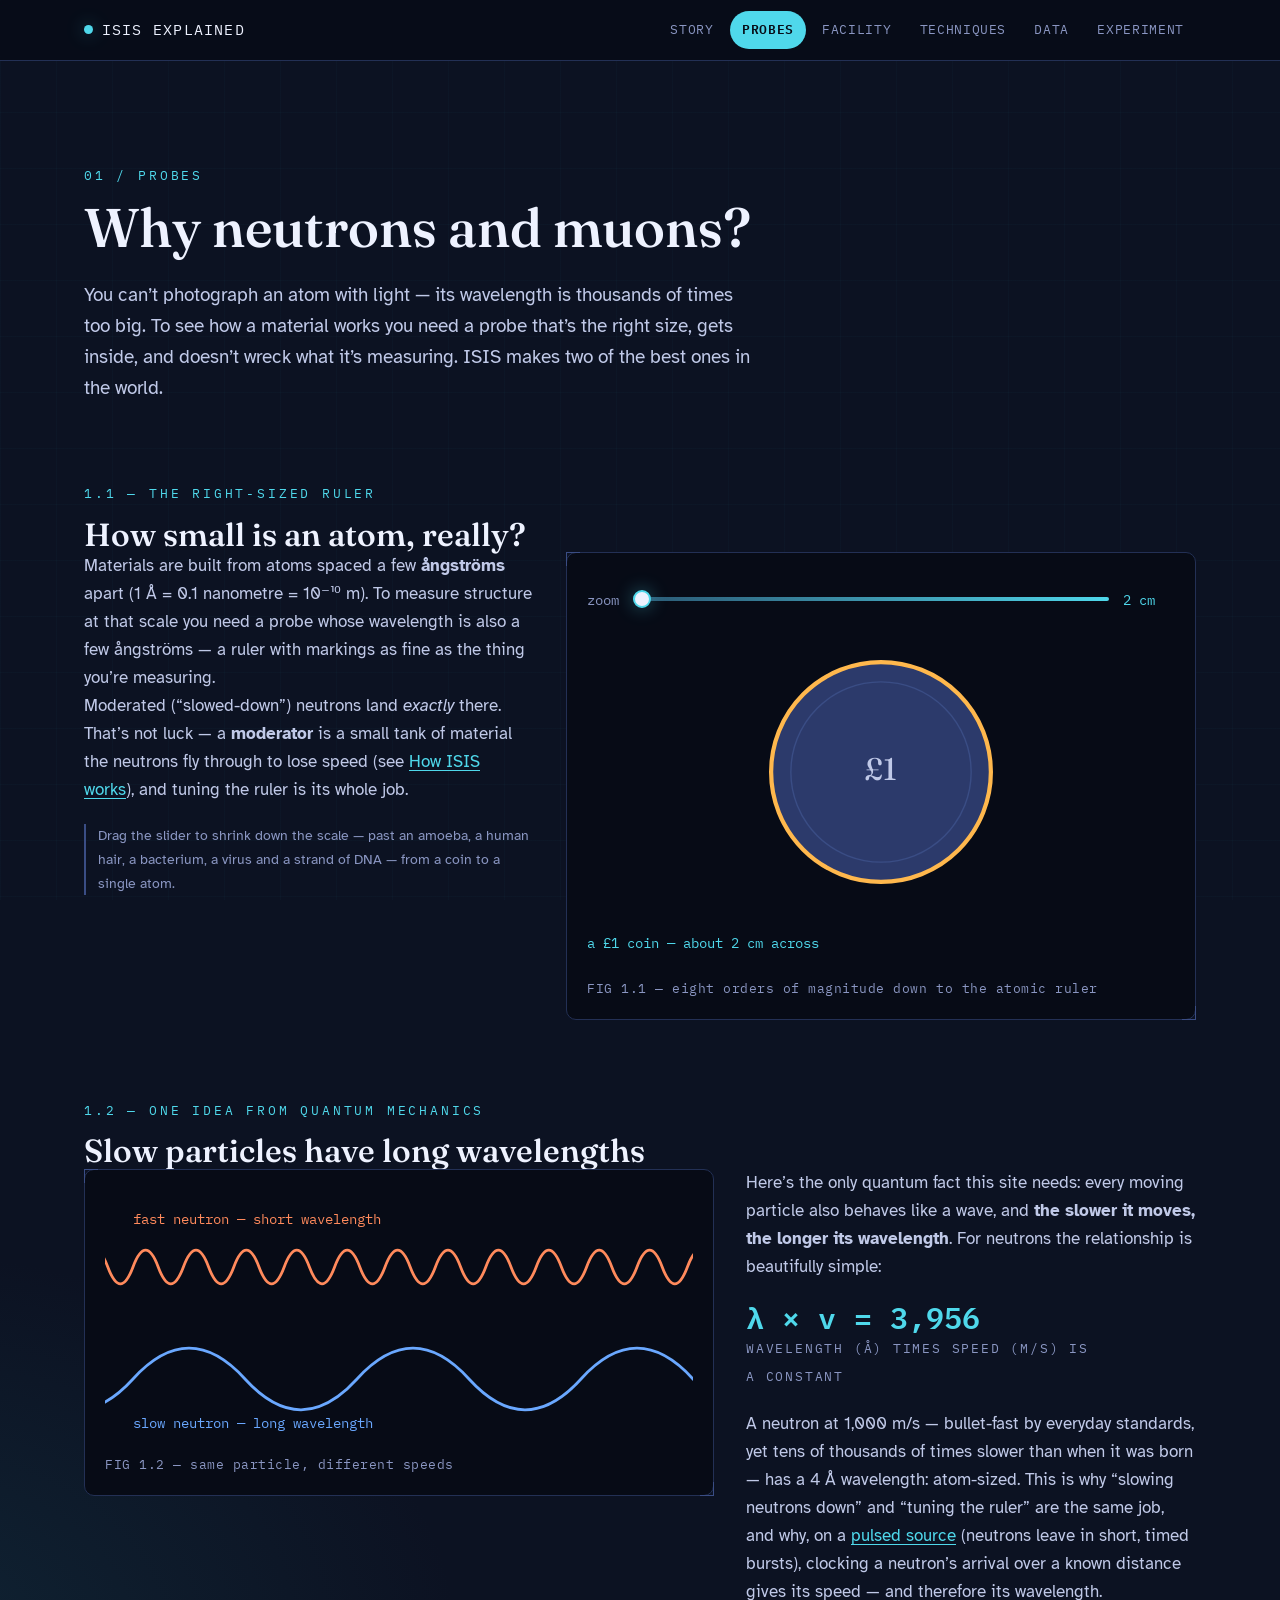
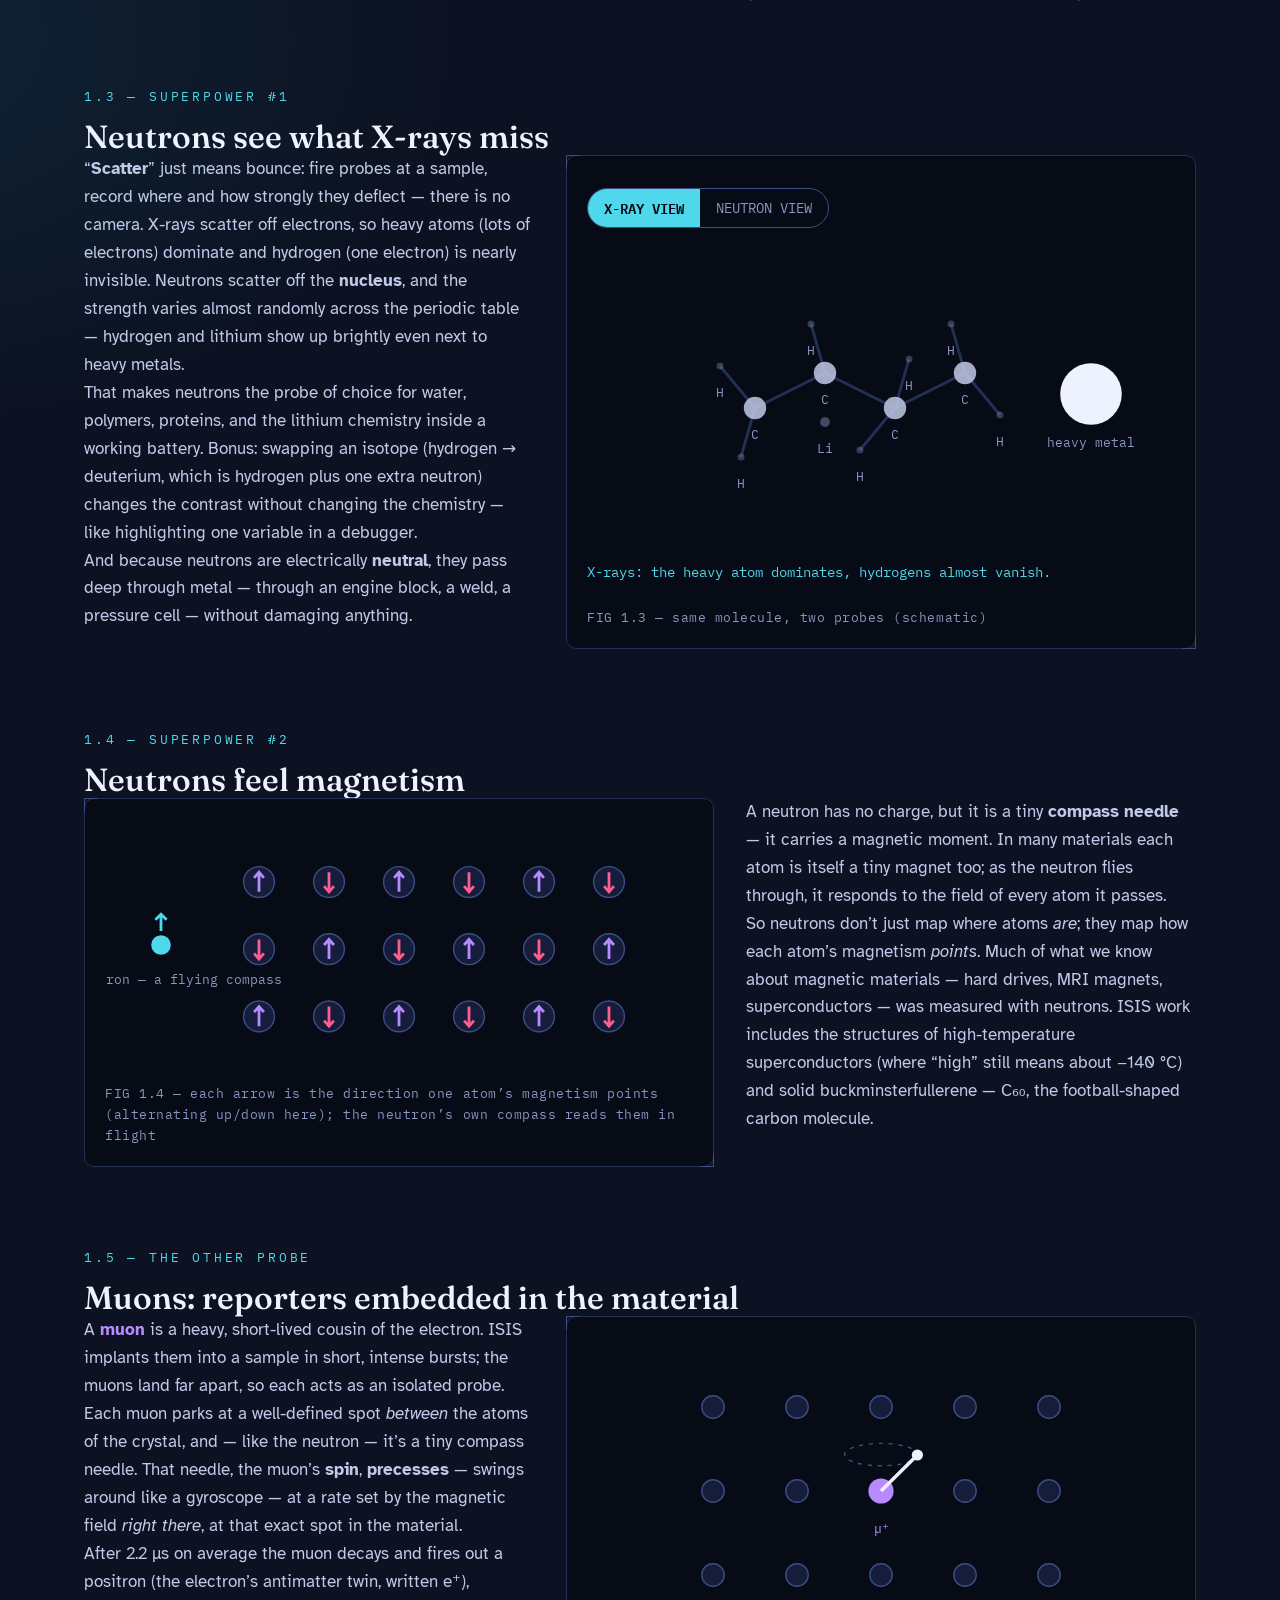
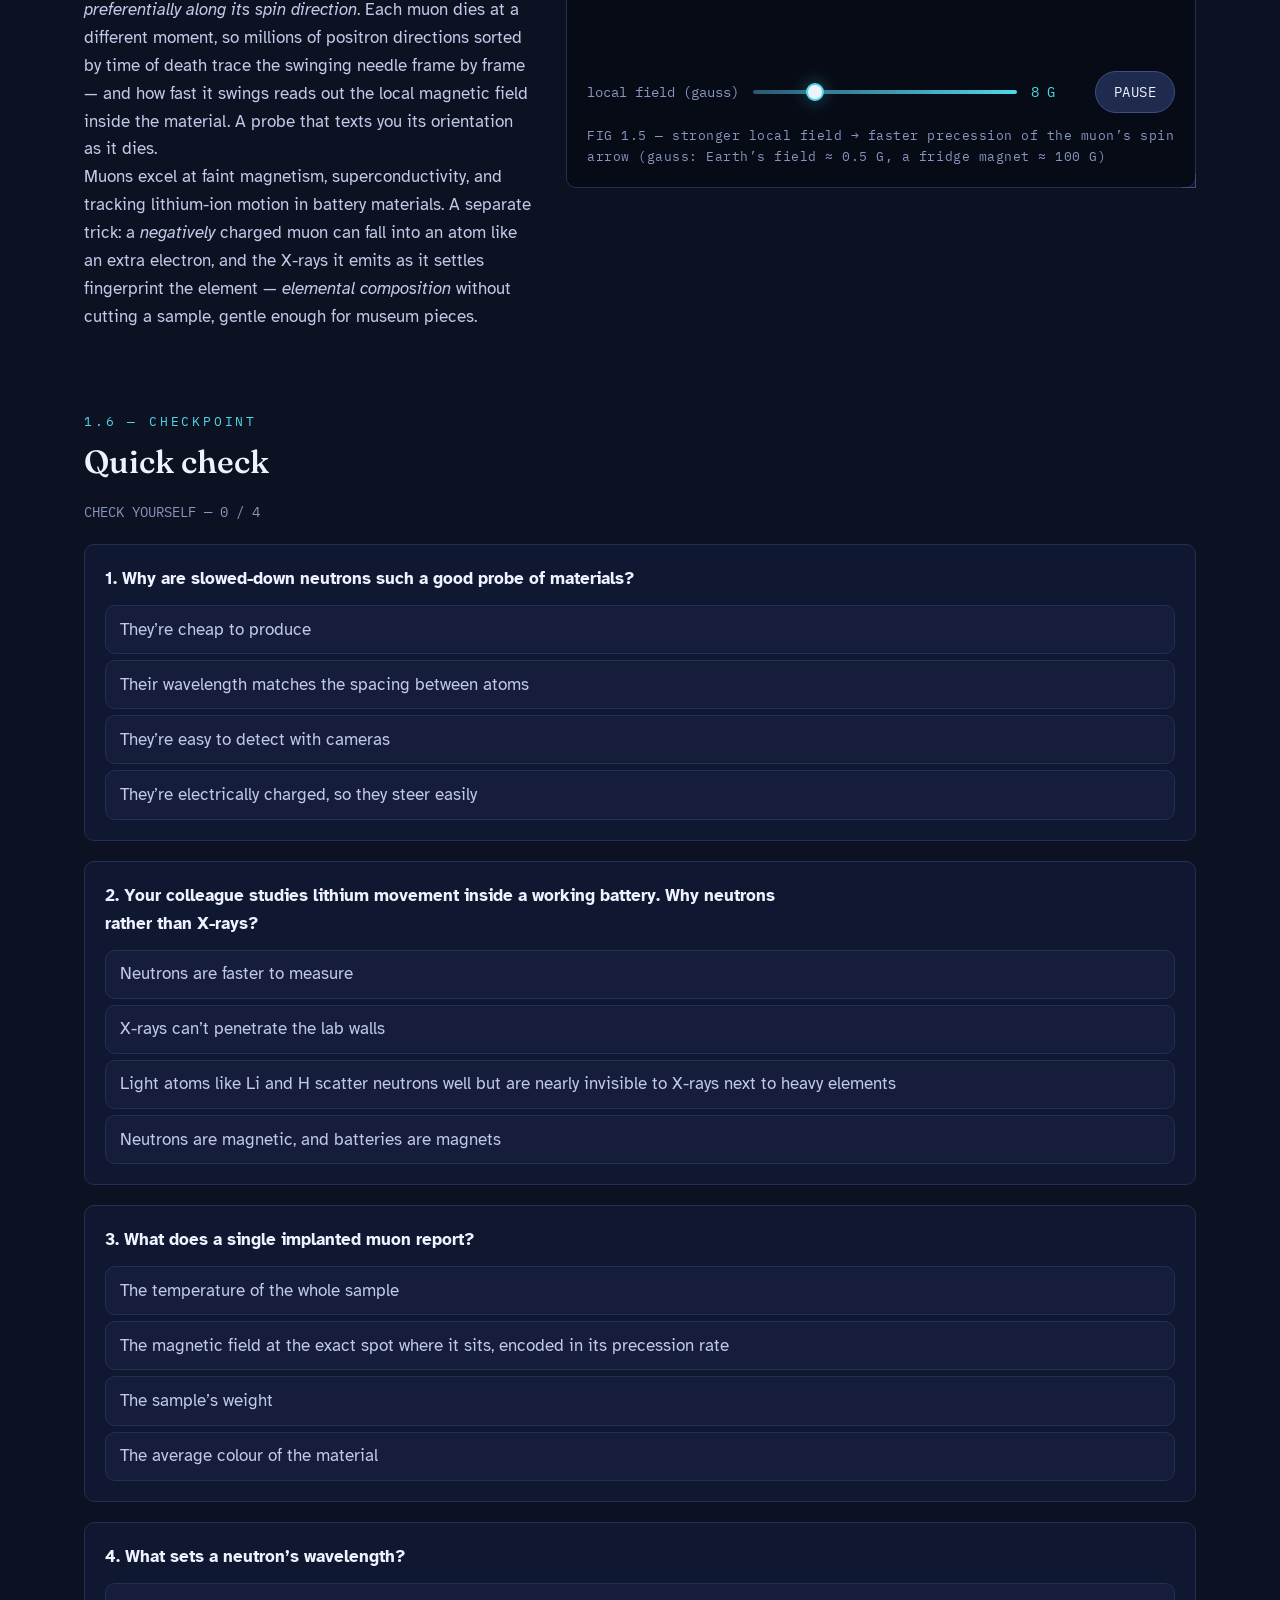
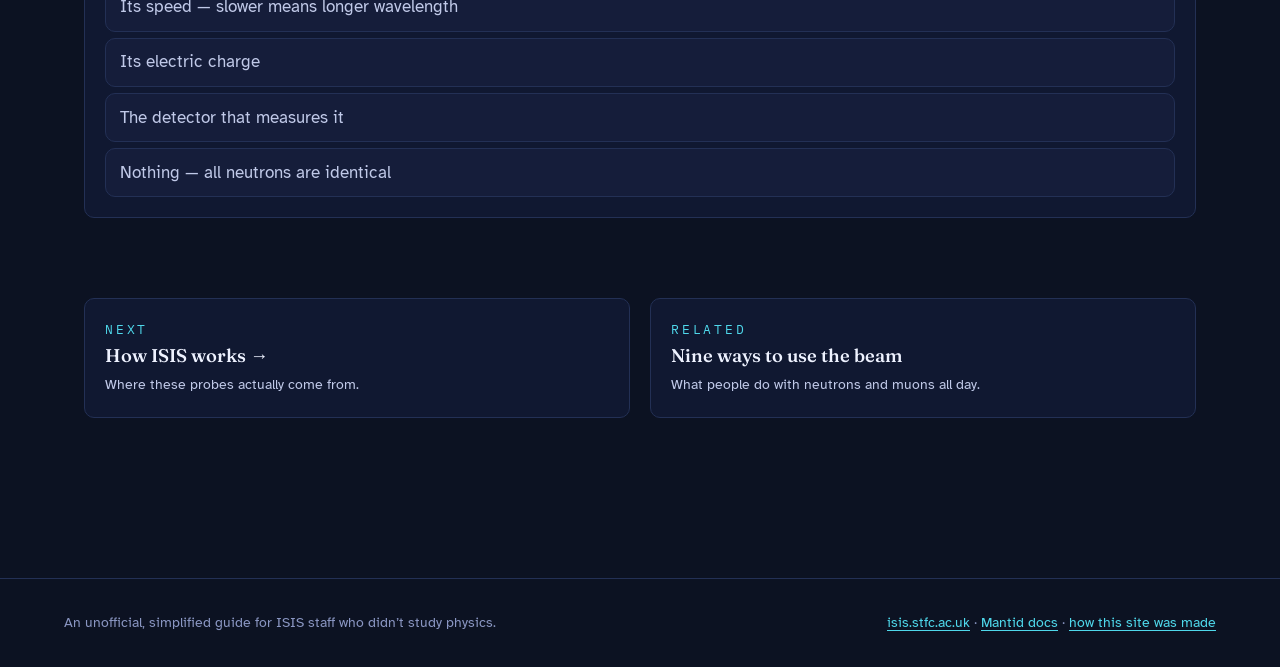
<file: probes.html>
<!DOCTYPE html>
<html lang="en">
<head>
<meta charset="utf-8">
<meta name="viewport" content="width=device-width, initial-scale=1">
<title>Why neutrons &amp; muons? — ISIS Explained</title>
<meta name="description" content="Why neutrons and muons are the right probes for seeing inside materials — explained without assuming any physics background.">
<link rel="icon" href="data:image/svg+xml,%3Csvg xmlns='http://www.w3.org/2000/svg' viewBox='0 0 16 16'%3E%3Ccircle cx='8' cy='8' r='6' fill='%234fd8eb'/%3E%3C/svg%3E">
<link rel="preconnect" href="https://fonts.googleapis.com">
<link rel="preconnect" href="https://fonts.gstatic.com" crossorigin>
<link href="https://fonts.googleapis.com/css2?family=Fraunces:opsz,wght@9..144,400;9..144,550;9..144,650&family=Atkinson+Hyperlegible:wght@400;700&family=IBM+Plex+Mono:wght@400;600&display=swap" rel="stylesheet">
<link rel="stylesheet" href="css/tokens.css">
<link rel="stylesheet" href="css/base.css">
<link rel="stylesheet" href="css/components.css">
<script defer src="js/nav.js"></script>
<script defer src="js/quiz.js"></script>
<script defer src="js/probes.js"></script>
<style>
  .zoom-label {
    font-family: var(--font-mono);
    font-size: var(--fs-small);
    color: var(--accent);
    min-block-size: 2.4em;
    margin-top: var(--sp-2);
  }
  .atom-label { font-family: "IBM Plex Mono", monospace; font-size: 9px; fill: #8a96c2; text-anchor: middle; }
</style>
</head>
<body>
<a class="skip-link" href="#main">Skip to content</a>
<header class="site-header">
  <div class="bar">
    <a class="site-title" href="index.html"><span class="pip" aria-hidden="true"></span>ISIS&nbsp;EXPLAINED</a>
    <nav class="site-nav" id="site-nav" aria-label="Site">
      <a href="index.html">STORY</a>
      <a href="probes.html" aria-current="page">PROBES</a>
      <a href="facility.html">FACILITY</a>
      <a href="techniques.html">TECHNIQUES</a>
      <a href="data.html">DATA</a>
      <a href="experiment.html">EXPERIMENT</a>
    </nav>
  </div>
</header>
<main id="main">
  <div class="page-intro">
    <span class="kicker">01 / Probes</span>
    <h1>Why neutrons and muons?</h1>
    <p class="lede">You can’t photograph an atom with light — its wavelength is thousands of times too big. To see how a material works you need a probe that’s the right size, gets inside, and doesn’t wreck what it’s measuring. ISIS makes two of the best ones in the world.</p>
  </div>

  <!-- S1: scale zoomer -->
  <section id="scale" aria-labelledby="scale-h">
    <span class="kicker">1.1 — The right-sized ruler</span>
    <h2 id="scale-h">How small is an atom, really?</h2>
    <div class="two-col">
      <div>
        <p>Materials are built from atoms spaced a few <strong>ångströms</strong> apart (1&nbsp;Å = 0.1 nanometre = 10⁻¹⁰&nbsp;m). To measure structure at that scale you need a probe whose wavelength is also a few ångströms — a ruler with markings as fine as the thing you’re measuring.</p>
        <p>Moderated (“slowed-down”) neutrons land <em>exactly</em> there. That’s not luck — a <strong>moderator</strong> is a small tank of material the neutrons fly through to lose speed (see <a href="facility.html">How ISIS works</a>), and tuning the ruler is its whole job.</p>
        <p class="footnote">Drag the slider to shrink down the scale — past an amoeba, a human hair, a bacterium, a virus and a strand of DNA — from a coin to a single atom.</p>
      </div>
      <figure class="figure-frame">
        <div class="control-row">
          <label for="zoom">zoom</label>
          <input type="range" id="zoom" min="0" max="100" step="0.5" value="0">
          <output id="zoom-out">2 cm</output>
        </div>
        <svg id="zoom-svg" viewBox="0 0 480 240" role="img" aria-label="Zooming down the size scale from a coin — past an amoeba, a human hair, a bacterium, a virus and a strand of DNA — to atoms, with a marker showing the neutron wavelength matching the atomic spacing.">
          <g id="zoom-layers"></g>
        </svg>
        <p class="zoom-label" id="zoom-label">a £1 coin — about 2 cm across</p>
        <figcaption class="figure-caption">FIG 1.1 — eight orders of magnitude down to the atomic ruler</figcaption>
      </figure>
    </div>
  </section>

  <!-- S2: wave-particle -->
  <section id="wave" aria-labelledby="wave-h">
    <span class="kicker">1.2 — One idea from quantum mechanics</span>
    <h2 id="wave-h">Slow particles have long wavelengths</h2>
    <div class="two-col flip">
      <div>
        <p>Here’s the only quantum fact this site needs: every moving particle also behaves like a wave, and <strong>the slower it moves, the longer its wavelength</strong>. For neutrons the relationship is beautifully simple:</p>
        <p class="stat" style="margin-block: var(--sp-3)"><span class="num" style="font-size:1.9rem">λ × v = 3,956</span><span class="label">wavelength (Å) times speed (m/s) is a constant</span></p>
        <p>A neutron at 1,000&nbsp;m/s — bullet-fast by everyday standards, yet tens of thousands of times slower than when it was born — has a 4&nbsp;Å wavelength: atom-sized. This is why “slowing neutrons down” and “tuning the ruler” are the same job, and why, on a <a href="data.html#tof">pulsed source</a> (neutrons leave in short, timed bursts), clocking a neutron’s arrival over a known distance gives its speed — and therefore its wavelength.</p>
      </div>
      <figure class="figure-frame">
        <svg viewBox="0 0 420 180" role="img" aria-label="Fast particle drawn with a short tight wave traveling quickly; slow particle drawn with a long stretched wave traveling slowly.">
          <g font-family="IBM Plex Mono, monospace" font-size="10">
            <path class="wave-fast" d="M-16,55 q9,-24 18,0 t18,0 t18,0 t18,0 t18,0 t18,0 t18,0 t18,0 t18,0 t18,0 t18,0 t18,0 t18,0 t18,0 t18,0 t18,0 t18,0 t18,0 t18,0 t18,0 t18,0 t18,0 t18,0 t18,0 t18,0 t18,0 t18,0" fill="none" stroke="#ff8a5c" stroke-width="2"/>
            <text x="20" y="24" fill="#ff8a5c">fast neutron — short wavelength</text>
            <path class="wave-slow" d="M-140,135 q40,-44 80,0 t80,0 t80,0 t80,0 t80,0 t80,0 t80,0 t80,0 t80,0 t80,0" fill="none" stroke="#6aa8ff" stroke-width="2"/>
            <text x="20" y="170" fill="#6aa8ff">slow neutron — long wavelength</text>
          </g>
        </svg>
        <figcaption class="figure-caption">FIG 1.2 — same particle, different speeds</figcaption>
      </figure>
    </div>
  </section>

  <!-- S3: what neutrons see -->
  <section id="contrast" aria-labelledby="contrast-h">
    <span class="kicker">1.3 — Superpower #1</span>
    <h2 id="contrast-h">Neutrons see what X-rays miss</h2>
    <div class="two-col">
      <div>
        <p>“<strong>Scatter</strong>” just means bounce: fire probes at a sample, record where and how strongly they deflect — there is no camera. X-rays scatter off electrons, so heavy atoms (lots of electrons) dominate and hydrogen (one electron) is nearly invisible. Neutrons scatter off the <strong>nucleus</strong>, and the strength varies almost randomly across the periodic table — hydrogen and lithium show up brightly even next to heavy metals.</p>
        <p>That makes neutrons the probe of choice for water, polymers, proteins, and the lithium chemistry inside a working battery. Bonus: swapping an isotope (hydrogen → deuterium, which is hydrogen plus one extra neutron) changes the contrast without changing the chemistry — like highlighting one variable in a debugger.</p>
        <p>And because neutrons are electrically <strong>neutral</strong>, they pass deep through metal — through an engine block, a weld, a pressure cell — without damaging anything.</p>
      </div>
      <figure class="figure-frame">
        <div class="control-row">
          <span class="seg-toggle" role="group" aria-label="Probe view">
            <button type="button" id="view-xray" aria-pressed="true">X-RAY VIEW</button>
            <button type="button" id="view-neutron" aria-pressed="false">NEUTRON VIEW</button>
          </span>
        </div>
        <svg viewBox="0 0 420 220" role="img" aria-label="A hydrogen-rich molecule next to a heavy atom. In X-ray view hydrogens are nearly invisible; in neutron view they glow brightly." id="mol-svg">
          <g id="mol-atoms"></g>
        </svg>
        <p class="zoom-label" id="mol-label">X-rays: the heavy atom dominates, hydrogens almost vanish.</p>
        <figcaption class="figure-caption">FIG 1.3 — same molecule, two probes (schematic)</figcaption>
      </figure>
    </div>
  </section>

  <!-- S4: magnetism -->
  <section id="magnet" aria-labelledby="magnet-h">
    <span class="kicker">1.4 — Superpower #2</span>
    <h2 id="magnet-h">Neutrons feel magnetism</h2>
    <div class="two-col flip">
      <div>
        <p>A neutron has no charge, but it is a tiny <strong>compass needle</strong> — it carries a magnetic moment. In many materials each atom is itself a tiny magnet too; as the neutron flies through, it responds to the field of every atom it passes.</p>
        <p>So neutrons don’t just map where atoms <em>are</em>; they map how each atom’s magnetism <em>points</em>. Much of what we know about magnetic materials — hard drives, MRI magnets, superconductors — was measured with neutrons. ISIS work includes the structures of high-temperature superconductors (where “high” still means about −140&nbsp;°C) and solid buckminsterfullerene — C₆₀, the football-shaped carbon molecule.</p>
      </div>
      <figure class="figure-frame">
        <svg viewBox="0 0 420 180" role="img" aria-label="A grid of atoms with alternating magnetic arrows, and a neutron with its own small compass arrow flying through.">
          <g id="mag-grid"></g>
          <g>
            <circle cx="40" cy="90" r="7" fill="#4fd8eb"/>
            <path d="M40,80 l0,-12 m-4,4 l4,-4 l4,4" stroke="#4fd8eb" stroke-width="2" fill="none"/>
            <text x="52" y="118" class="atom-label">neutron — a flying compass</text>
          </g>
        </svg>
        <figcaption class="figure-caption">FIG 1.4 — each arrow is the direction one atom’s magnetism points (alternating up/down here); the neutron’s own compass reads them in flight</figcaption>
      </figure>
    </div>
  </section>

  <!-- S5: muons -->
  <section id="muons" aria-labelledby="muons-h">
    <span class="kicker">1.5 — The other probe</span>
    <h2 id="muons-h">Muons: reporters embedded in the material</h2>
    <div class="two-col">
      <div>
        <p>A <strong style="color:var(--muon)">muon</strong> is a heavy, short-lived cousin of the electron. ISIS implants them into a sample in short, intense bursts; the muons land far apart, so each acts as an isolated probe. Each muon parks at a well-defined spot <em>between</em> the atoms of the crystal, and — like the neutron — it’s a tiny compass needle. That needle, the muon’s <strong>spin</strong>, <strong>precesses</strong> — swings around like a gyroscope — at a rate set by the magnetic field <em>right there</em>, at that exact spot in the material.</p>
        <p>After 2.2&nbsp;µs on average the muon decays and fires out a positron (the electron’s antimatter twin, written e⁺), <em>preferentially along its spin direction</em>. Each muon dies at a different moment, so millions of positron directions sorted by time of death trace the swinging needle frame by frame — and how fast it swings reads out the local magnetic field inside the material. A probe that texts you its orientation as it dies.</p>
        <p>Muons excel at faint magnetism, superconductivity, and tracking lithium-ion motion in battery materials. A separate trick: a <em>negatively</em> charged muon can fall into an atom like an extra electron, and the X-rays it emits as it settles fingerprint the element — <em>elemental composition</em> without cutting a sample, gentle enough for museum pieces.</p>
      </div>
      <figure class="figure-frame">
        <svg viewBox="0 0 420 230" role="img" aria-label="A muon inside a crystal precesses like a gyroscope, then decays, emitting a positron along its spin direction." id="muon-svg">
          <g id="muon-scene"></g>
        </svg>
        <div class="control-row">
          <label for="prec-b">local field (gauss)</label>
          <input type="range" id="prec-b" min="2" max="30" step="1" value="8">
          <output id="prec-b-out">8 G</output>
          <button type="button" class="btn" id="prec-pause" aria-pressed="false">PAUSE</button>
        </div>
        <figcaption class="figure-caption">FIG 1.5 — stronger local field → faster precession of the muon’s spin arrow (gauss: Earth’s field ≈ 0.5 G, a fridge magnet ≈ 100 G)</figcaption>
      </figure>
    </div>
  </section>

  <section id="quiz" aria-labelledby="quiz-h">
    <span class="kicker">1.6 — Checkpoint</span>
    <h2 id="quiz-h" style="margin-bottom: var(--sp-3)">Quick check</h2>
    <div id="quiz-box"></div>
  </section>

  <nav class="card-grid" aria-label="Continue exploring" style="margin-top: var(--sp-6)">
    <a class="cta-card" href="facility.html"><span class="kicker">Next</span><h3>How ISIS works →</h3><p>Where these probes actually come from.</p></a>
    <a class="cta-card" href="techniques.html"><span class="kicker">Related</span><h3>Nine ways to use the beam</h3><p>What people do with neutrons and muons all day.</p></a>
  </nav>
</main>
<footer class="site-footer">
  <div class="bar">
    <span>An unofficial, simplified guide for ISIS staff who didn’t study physics.</span>
    <span><a href="https://www.isis.stfc.ac.uk/" rel="external">isis.stfc.ac.uk</a> · <a href="https://docs.mantidproject.org/nightly/" rel="external">Mantid docs</a> · <a href="how.html">how this site was made</a></span>
  </div>
</footer>
</body>
</html>
</file>
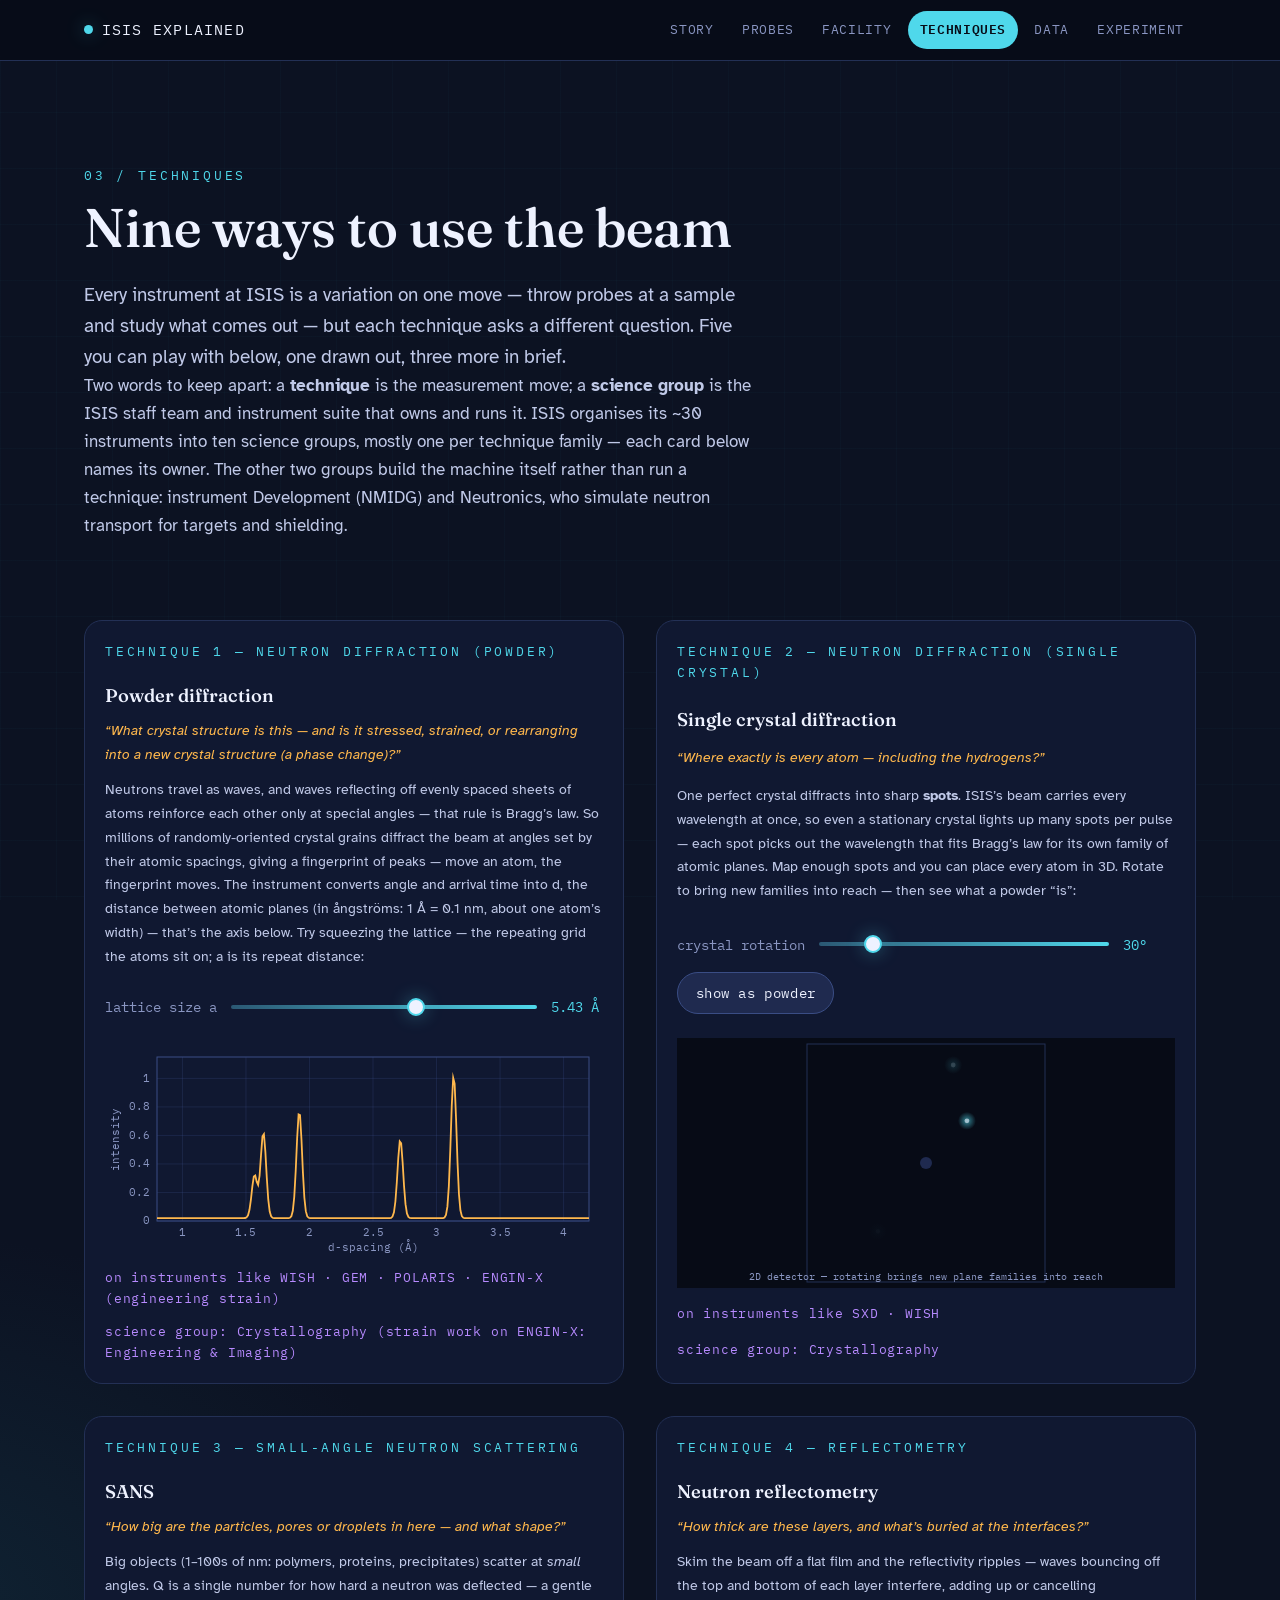
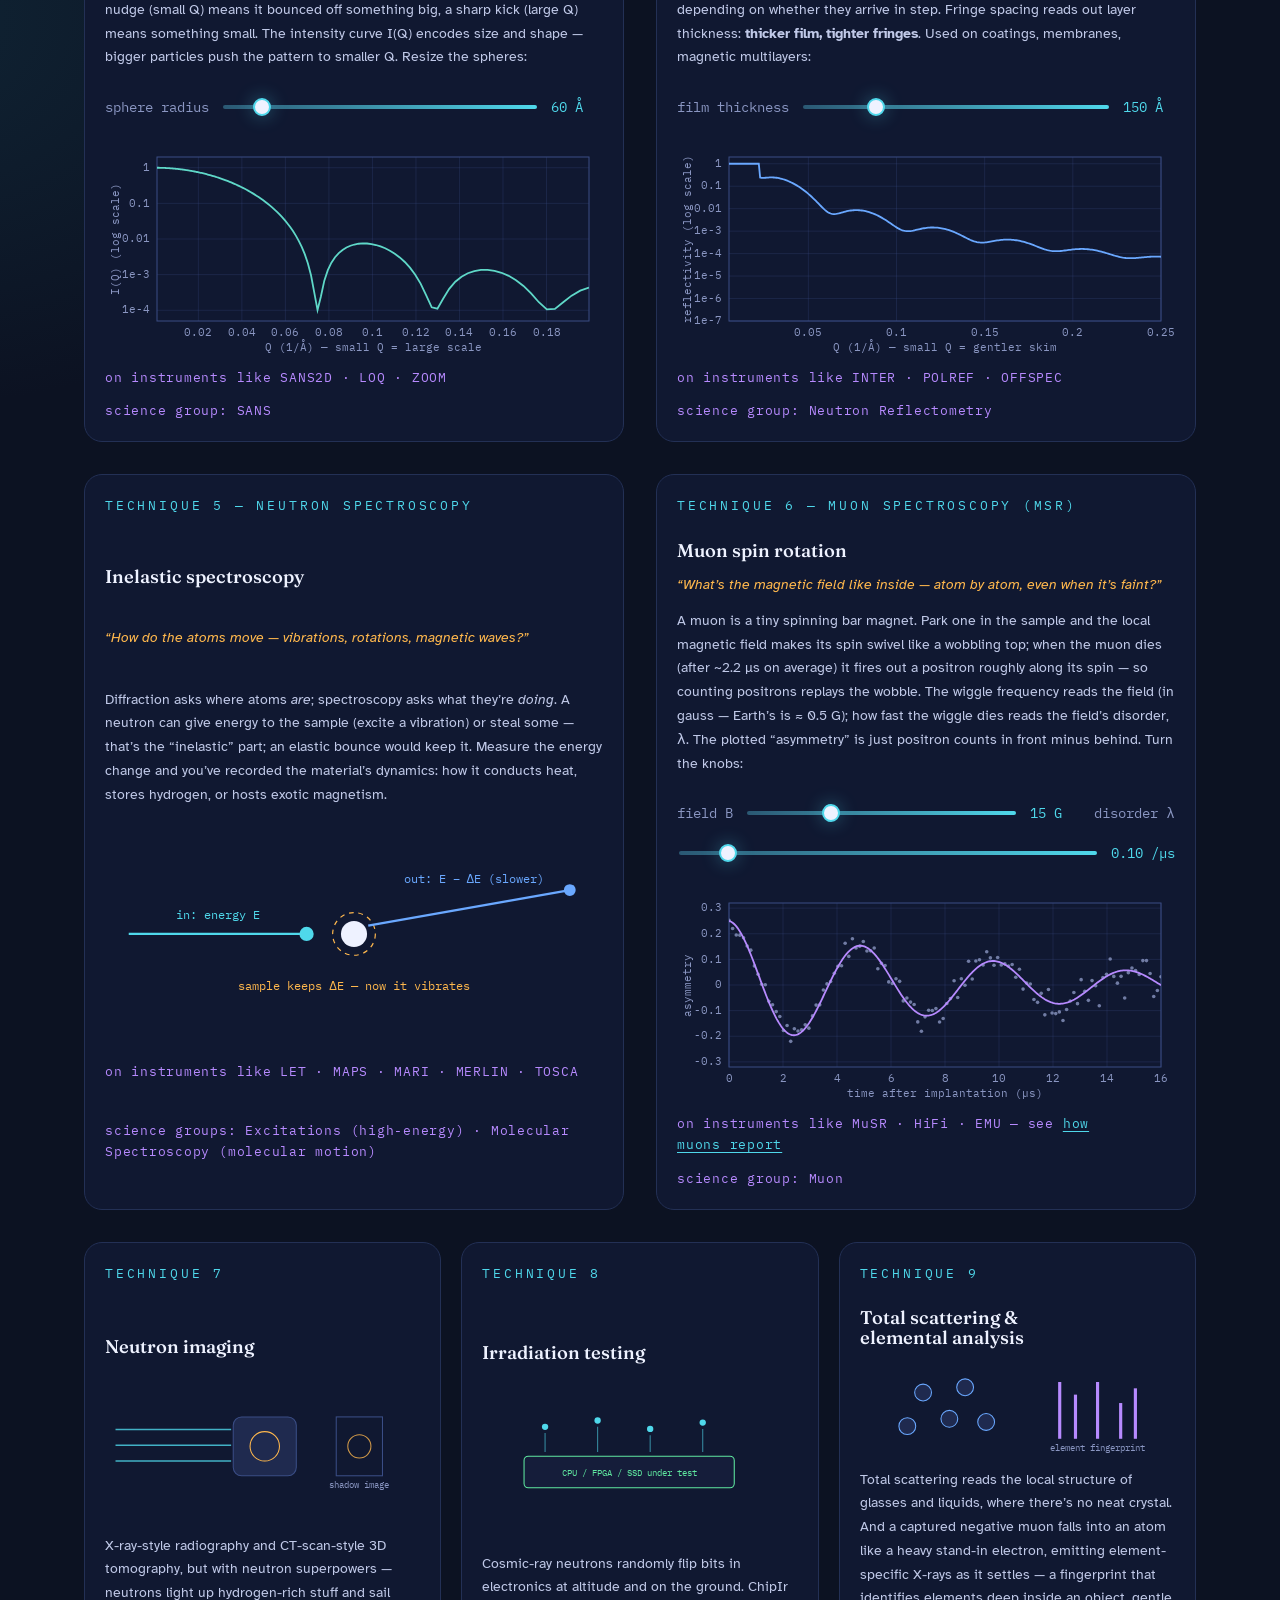
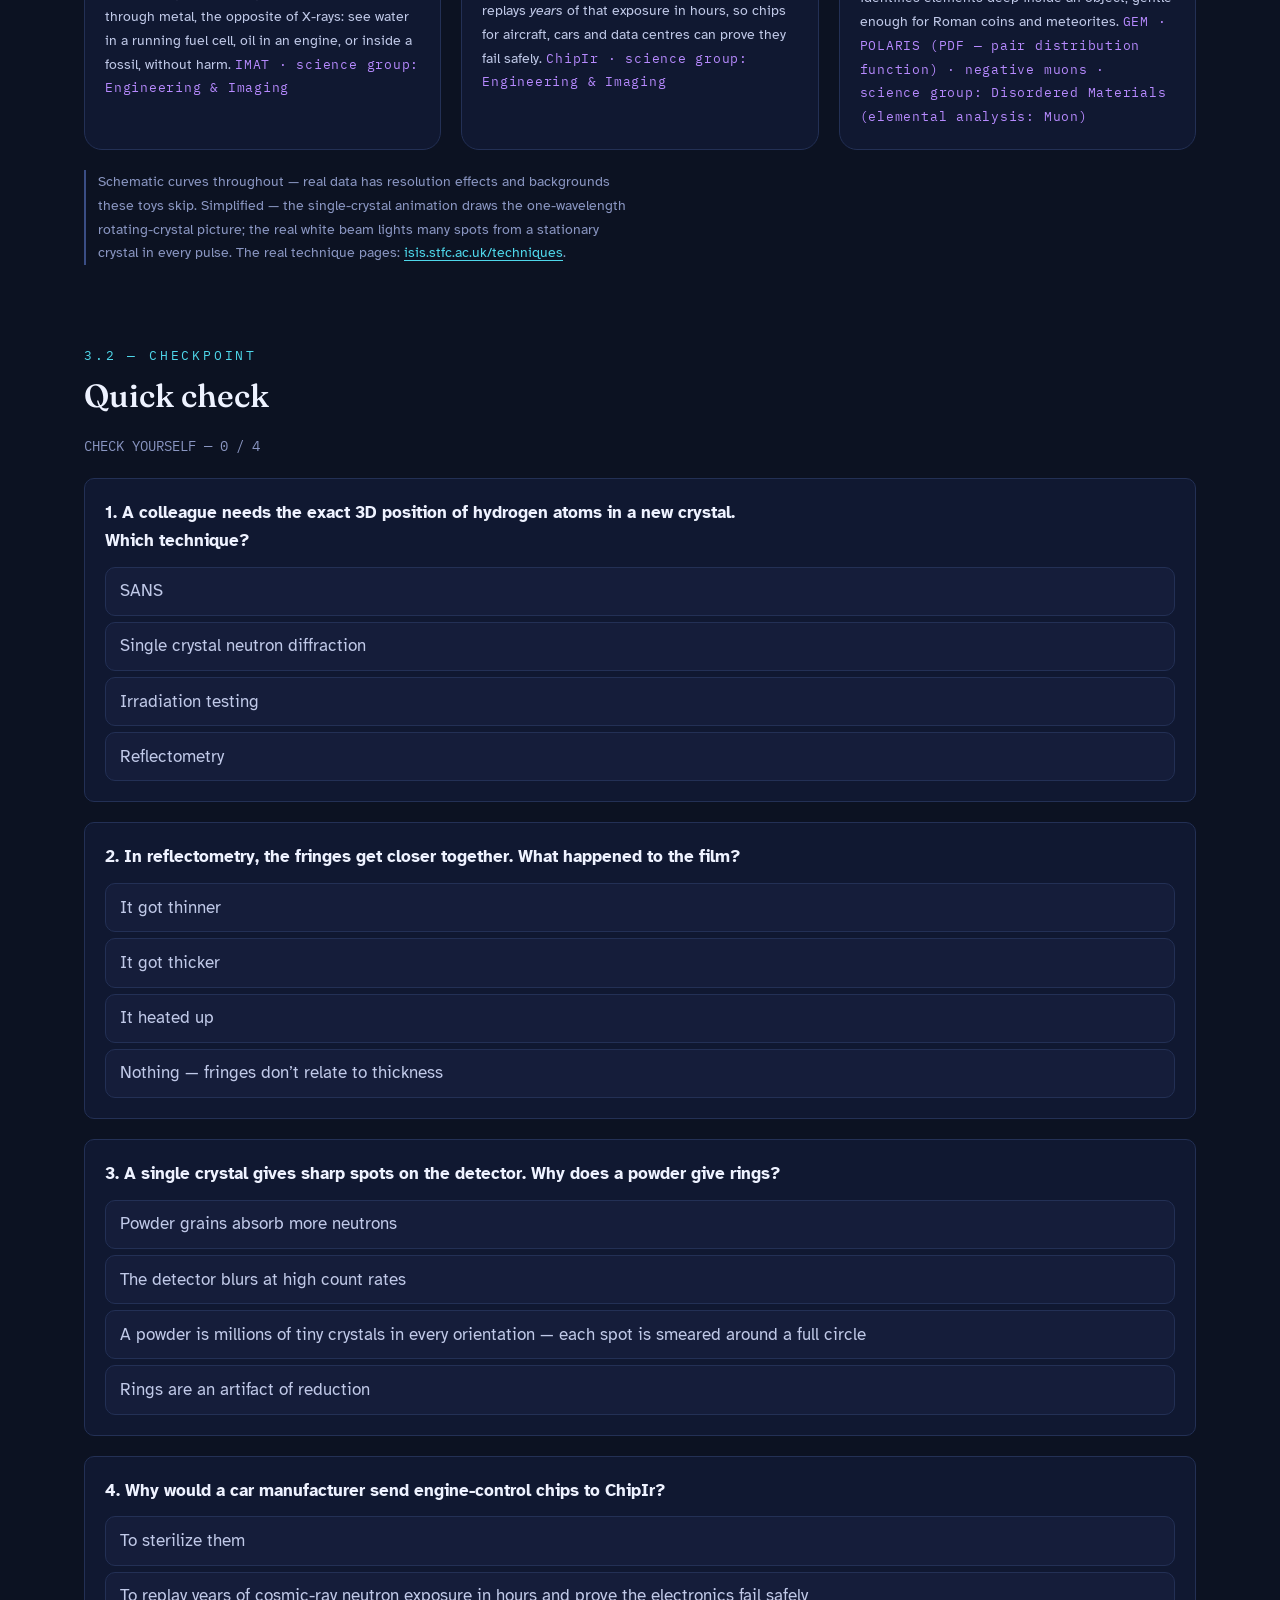
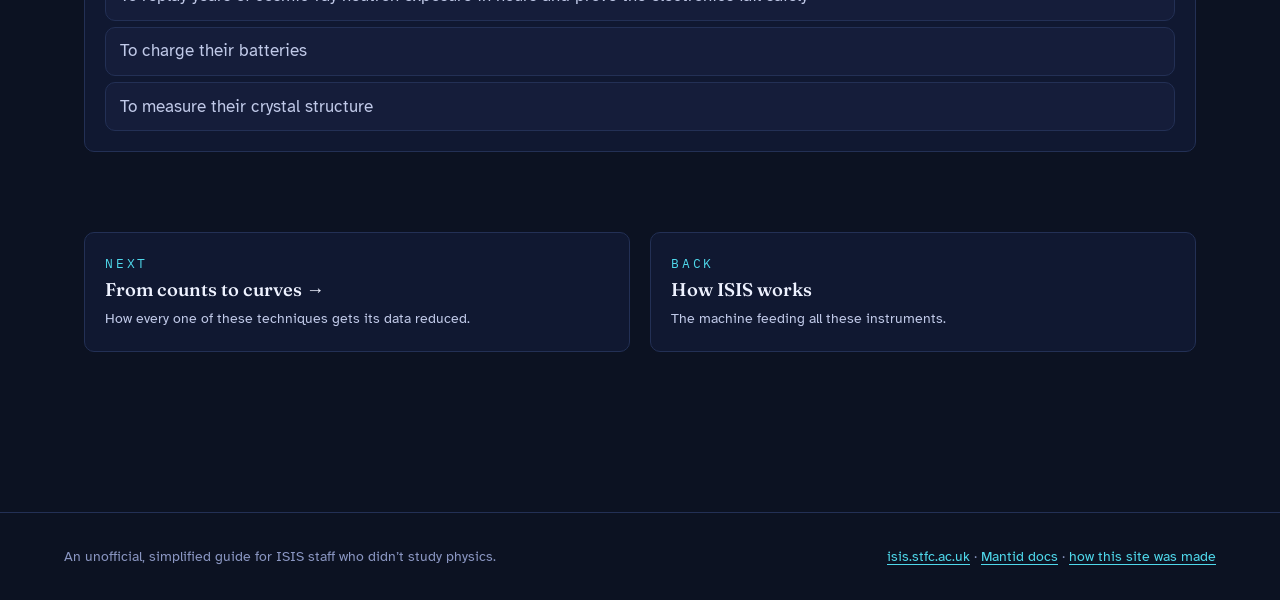
<file: techniques.html>
<!DOCTYPE html>
<html lang="en">
<head>
<meta charset="utf-8">
<meta name="viewport" content="width=device-width, initial-scale=1">
<title>Nine ways to use the beam — ISIS Explained</title>
<meta name="description" content="The scientific techniques at ISIS — diffraction, single crystal, SANS, reflectometry, spectroscopy, muons, imaging, irradiation — each with a hands-on interactive.">
<link rel="icon" href="data:image/svg+xml,%3Csvg xmlns='http://www.w3.org/2000/svg' viewBox='0 0 16 16'%3E%3Ccircle cx='8' cy='8' r='6' fill='%234fd8eb'/%3E%3C/svg%3E">
<link rel="preconnect" href="https://fonts.googleapis.com">
<link rel="preconnect" href="https://fonts.gstatic.com" crossorigin>
<link href="https://fonts.googleapis.com/css2?family=Fraunces:opsz,wght@9..144,400;9..144,550;9..144,650&family=Atkinson+Hyperlegible:wght@400;700&family=IBM+Plex+Mono:wght@400;600&display=swap" rel="stylesheet">
<link rel="stylesheet" href="css/tokens.css">
<link rel="stylesheet" href="css/base.css">
<link rel="stylesheet" href="css/components.css">
<script defer src="js/nav.js"></script>
<script defer src="js/plot.js"></script>
<script defer src="js/synth.js"></script>
<script defer src="js/quiz.js"></script>
<script defer src="js/techniques.js"></script>
<style>
  .tech-grid { display: grid; gap: var(--sp-4); margin-top: var(--sp-4); }
  @media (min-width: 62rem) { .tech-grid { grid-template-columns: 1fr 1fr; } }
  .tech-plot { width: 100%; height: 210px; }
  .tech-plot.sq { height: 250px; }
  .compact-grid { display: grid; gap: var(--sp-3); margin-top: var(--sp-4); grid-template-columns: repeat(auto-fit, minmax(16rem, 1fr)); }
</style>
</head>
<body>
<a class="skip-link" href="#main">Skip to content</a>
<header class="site-header">
  <div class="bar">
    <a class="site-title" href="index.html"><span class="pip" aria-hidden="true"></span>ISIS&nbsp;EXPLAINED</a>
    <nav class="site-nav" id="site-nav" aria-label="Site">
      <a href="index.html">STORY</a>
      <a href="probes.html">PROBES</a>
      <a href="facility.html">FACILITY</a>
      <a href="techniques.html" aria-current="page">TECHNIQUES</a>
      <a href="data.html">DATA</a>
      <a href="experiment.html">EXPERIMENT</a>
    </nav>
  </div>
</header>
<main id="main">
  <div class="page-intro">
    <span class="kicker">03 / Techniques</span>
    <h1>Nine ways to use the beam</h1>
    <p class="lede">Every instrument at ISIS is a variation on one move — throw probes at a sample and study what comes out — but each technique asks a different question. Five you can play with below, one drawn out, three more in brief.</p>
    <p>Two words to keep apart: a <strong>technique</strong> is the measurement move; a <strong>science group</strong> is the ISIS staff team and instrument suite that owns and runs it. ISIS organises its ~30 instruments into ten science groups, mostly one per technique family — each card below names its owner. The other two groups build the machine itself rather than run a technique: instrument Development (NMIDG) and Neutronics, who simulate neutron transport for targets and shielding.</p>
  </div>

  <section aria-labelledby="tech-h">
    <h2 class="sr-only" id="tech-h">The nine techniques</h2>
    <div class="tech-grid">

      <!-- 1 powder diffraction -->
      <article class="tech-card" id="powder">
        <span class="kicker">Technique 1 — neutron diffraction (powder)</span>
        <h3>Powder diffraction</h3>
        <p class="answers">“What crystal structure is this — and is it stressed, strained, or rearranging into a new crystal structure (a phase change)?”</p>
        <p style="font-size: var(--fs-small)">Neutrons travel as waves, and waves reflecting off evenly spaced sheets of atoms reinforce each other only at special angles — that rule is Bragg’s law. So millions of randomly-oriented crystal grains diffract the beam at angles set by their atomic spacings, giving a fingerprint of peaks — move an atom, the fingerprint moves. The instrument converts angle and arrival time into d, the distance between atomic planes (in ångströms: 1 Å = 0.1 nm, about one atom’s width) — that’s the axis below. Try squeezing the lattice — the repeating grid the atoms sit on; a is its repeat distance:</p>
        <div class="control-row">
          <label for="t-lattice">lattice size a</label>
          <input type="range" id="t-lattice" min="3" max="7" step="0.05" value="5.43">
          <output id="t-lattice-out">5.43 Å</output>
        </div>
        <canvas class="tech-plot" id="t-powder-plot" role="img" aria-label="Powder diffraction pattern: intensity peaks that shift along the d-spacing axis as the lattice size changes."></canvas>
        <p class="instruments">on instruments like WISH · GEM · POLARIS · ENGIN-X (engineering strain)</p>
        <p class="instruments">science group: Crystallography (strain work on ENGIN-X: Engineering &amp; Imaging)</p>
      </article>

      <!-- 2 single crystal -->
      <article class="tech-card" id="sxd">
        <span class="kicker">Technique 2 — neutron diffraction (single crystal)</span>
        <h3>Single crystal diffraction</h3>
        <p class="answers">“Where exactly is every atom — including the hydrogens?”</p>
        <p style="font-size: var(--fs-small)">One perfect crystal diffracts into sharp <strong>spots</strong>. ISIS’s beam carries every wavelength at once, so even a stationary crystal lights up many spots per pulse — each spot picks out the wavelength that fits Bragg’s law for its own family of atomic planes. Map enough spots and you can place every atom in 3D. Rotate to bring new families into reach — then see what a powder “is”:</p>
        <div class="control-row">
          <label for="t-rot">crystal rotation</label>
          <input type="range" id="t-rot" min="0" max="180" step="1" value="30">
          <output id="t-rot-out">30°</output>
          <button class="btn" type="button" id="t-powder-mode" aria-pressed="false">show as powder</button>
        </div>
        <canvas class="tech-plot sq" id="t-sxd-plot" role="img" aria-label="2D detector view: Bragg spots that move and flash as the crystal rotates; in powder mode they smear into rings."></canvas>
        <p class="instruments">on instruments like SXD · WISH</p>
        <p class="instruments">science group: Crystallography</p>
      </article>

      <!-- 3 SANS -->
      <article class="tech-card" id="sans">
        <span class="kicker">Technique 3 — small-angle neutron scattering</span>
        <h3>SANS</h3>
        <p class="answers">“How big are the particles, pores or droplets in here — and what shape?”</p>
        <p style="font-size: var(--fs-small)">Big objects (1–100s of nm: polymers, proteins, precipitates) scatter at <em>small</em> angles. Q is a single number for how hard a neutron was deflected — a gentle nudge (small Q) means it bounced off something big, a sharp kick (large Q) means something small. The intensity curve I(Q) encodes size and shape — bigger particles push the pattern to smaller Q. Resize the spheres:</p>
        <div class="control-row">
          <label for="t-radius">sphere radius</label>
          <input type="range" id="t-radius" min="10" max="500" step="5" value="60">
          <output id="t-radius-out">60 Å</output>
        </div>
        <canvas class="tech-plot" id="t-sans-plot" role="img" aria-label="SANS intensity curve I(Q) on a log scale: its wiggles move to smaller Q as the sphere radius grows."></canvas>
        <p class="instruments">on instruments like SANS2D · LOQ · ZOOM</p>
        <p class="instruments">science group: SANS</p>
      </article>

      <!-- 4 reflectometry -->
      <article class="tech-card" id="refl">
        <span class="kicker">Technique 4 — reflectometry</span>
        <h3>Neutron reflectometry</h3>
        <p class="answers">“How thick are these layers, and what’s buried at the interfaces?”</p>
        <p style="font-size: var(--fs-small)">Skim the beam off a flat film and the reflectivity ripples — waves bouncing off the top and bottom of each layer interfere, adding up or cancelling depending on whether they arrive in step. Fringe spacing reads out layer thickness: <strong>thicker film, tighter fringes</strong>. Used on coatings, membranes, magnetic multilayers:</p>
        <div class="control-row">
          <label for="t-thick">film thickness</label>
          <input type="range" id="t-thick" min="50" max="500" step="5" value="150">
          <output id="t-thick-out">150 Å</output>
        </div>
        <canvas class="tech-plot" id="t-refl-plot" role="img" aria-label="Reflectivity versus Q on a log scale: interference fringes that pack tighter as the film gets thicker."></canvas>
        <p class="instruments">on instruments like INTER · POLREF · OFFSPEC</p>
        <p class="instruments">science group: Neutron Reflectometry</p>
      </article>

      <!-- 5 spectroscopy -->
      <article class="tech-card" id="spect">
        <span class="kicker">Technique 5 — neutron spectroscopy</span>
        <h3>Inelastic spectroscopy</h3>
        <p class="answers">“How do the atoms move — vibrations, rotations, magnetic waves?”</p>
        <p style="font-size: var(--fs-small)">Diffraction asks where atoms <em>are</em>; spectroscopy asks what they’re <em>doing</em>. A neutron can give energy to the sample (excite a vibration) or steal some — that’s the “inelastic” part; an elastic bounce would keep it. Measure the energy change and you’ve recorded the material’s dynamics: how it conducts heat, stores hydrogen, or hosts exotic magnetism.</p>
        <svg viewBox="0 0 420 150" role="img" aria-label="A neutron arrives with energy E, leaves with E minus ΔE, leaving the sample vibrating.">
          <g font-family="IBM Plex Mono, monospace" font-size="10">
            <line x1="20" y1="75" x2="170" y2="75" stroke="#4fd8eb" stroke-width="2"/>
            <circle cx="170" cy="75" r="6" fill="#4fd8eb"/>
            <text x="60" y="62" fill="#4fd8eb">in: energy E</text>
            <circle cx="210" cy="75" r="11" fill="#eef2ff"/>
            <g class="spect-wobble"><circle cx="210" cy="75" r="18" fill="none" stroke="#ffb84d" stroke-dasharray="4 4"/></g>
            <line x1="222" y1="68" x2="392" y2="38" stroke="#6aa8ff" stroke-width="2"/>
            <circle cx="392" cy="38" r="5" fill="#6aa8ff"/>
            <text x="252" y="32" fill="#6aa8ff">out: E − ΔE (slower)</text>
            <text x="210" y="122" fill="#ffb84d" text-anchor="middle">sample keeps ΔE — now it vibrates</text>
          </g>
        </svg>
        <p class="instruments">on instruments like LET · MAPS · MARI · MERLIN · TOSCA</p>
        <p class="instruments">science groups: Excitations (high-energy) · Molecular Spectroscopy (molecular motion)</p>
      </article>

      <!-- 6 muons -->
      <article class="tech-card" id="musr">
        <span class="kicker">Technique 6 — muon spectroscopy (µSR)</span>
        <h3>Muon spin rotation</h3>
        <p class="answers">“What’s the magnetic field like <em>inside</em> — atom by atom, even when it’s faint?”</p>
        <p style="font-size: var(--fs-small)">A muon is a tiny spinning bar magnet. Park one in the sample and the local magnetic field makes its spin swivel like a wobbling top; when the muon dies (after ~2.2 µs on average) it fires out a positron roughly along its spin — so counting positrons replays the wobble. The wiggle frequency reads the field (in gauss — Earth’s is ≈ 0.5 G); how fast the wiggle dies reads the field’s disorder, λ. The plotted “asymmetry” is just positron counts in front minus behind. Turn the knobs:</p>
        <div class="control-row">
          <label for="t-field">field B</label>
          <input type="range" id="t-field" min="0" max="50" step="1" value="15">
          <output id="t-field-out">15 G</output>
          <label for="t-relax">disorder λ</label>
          <input type="range" id="t-relax" min="0" max="1" step="0.02" value="0.1">
          <output id="t-relax-out">0.10 /µs</output>
        </div>
        <canvas class="tech-plot" id="t-muon-plot" role="img" aria-label="Muon asymmetry versus time: a decaying oscillation whose frequency follows the field and whose fade-out follows the disorder."></canvas>
        <p class="instruments">on instruments like MuSR · HiFi · EMU — see <a href="probes.html#muons">how muons report</a></p>
        <p class="instruments">science group: Muon</p>
      </article>
    </div>

    <!-- compact cards -->
    <div class="compact-grid">
      <article class="tech-card" id="imaging">
        <span class="kicker">Technique 7</span>
        <h3>Neutron imaging</h3>
        <svg viewBox="0 0 300 90" role="img" aria-label="A beam passes through an engine outline and casts a shadow image revealing the inside.">
          <g stroke="#4fd8eb" stroke-width="1.4" opacity=".8">
            <line x1="10" y1="30" x2="120" y2="30"/><line x1="10" y1="45" x2="120" y2="45"/><line x1="10" y1="60" x2="120" y2="60"/>
          </g>
          <rect x="122" y="18" width="60" height="56" rx="8" fill="#1f2a4f" stroke="#3a4d85"/>
          <circle cx="152" cy="46" r="14" fill="none" stroke="#ffb84d"/>
          <rect x="220" y="18" width="44" height="56" fill="#101831" stroke="#3a4d85"/>
          <circle cx="242" cy="46" r="11" fill="none" stroke="#ffb84d" opacity=".8"/>
          <text x="242" y="86" fill="#8a96c2" font-size="8.5" text-anchor="middle" font-family="IBM Plex Mono, monospace">shadow image</text>
        </svg>
        <p style="font-size: var(--fs-small)">X-ray-style radiography and CT-scan-style 3D tomography, but with neutron superpowers — neutrons light up hydrogen-rich stuff and sail through metal, the opposite of X-rays: see water in a running fuel cell, oil in an engine, or inside a fossil, without harm. <span class="instruments">IMAT · science group: Engineering &amp; Imaging</span></p>
      </article>

      <article class="tech-card" id="chipir">
        <span class="kicker">Technique 8</span>
        <h3>Irradiation testing</h3>
        <svg viewBox="0 0 300 90" role="img" aria-label="Neutrons rain on a computer chip.">
          <g fill="#4fd8eb"><circle cx="60" cy="16" r="3"/><circle cx="110" cy="10" r="3"/><circle cx="160" cy="18" r="3"/><circle cx="210" cy="12" r="3"/></g>
          <g stroke="#4fd8eb" stroke-width="1" opacity=".6"><line x1="60" y1="22" x2="60" y2="40"/><line x1="110" y1="16" x2="110" y2="40"/><line x1="160" y1="24" x2="160" y2="40"/><line x1="210" y1="18" x2="210" y2="40"/></g>
          <rect x="40" y="44" width="200" height="30" rx="4" fill="#151d3a" stroke="#5fe8a0"/>
          <g fill="#5fe8a0" font-size="8.5" font-family="IBM Plex Mono, monospace"><text x="140" y="63" text-anchor="middle">CPU / FPGA / SSD under test</text></g>
        </svg>
        <p style="font-size: var(--fs-small)">Cosmic-ray neutrons randomly flip bits in electronics at altitude and on the ground. ChipIr replays <em>years</em> of that exposure in hours, so chips for aircraft, cars and data centres can prove they fail safely. <span class="instruments">ChipIr · science group: Engineering &amp; Imaging</span></p>
      </article>

      <article class="tech-card" id="other">
        <span class="kicker">Technique 9</span>
        <h3>Total scattering &amp; elemental analysis</h3>
        <svg viewBox="0 0 300 90" role="img" aria-label="A disordered cluster of atoms, and a muonic X-ray fingerprint bar code.">
          <g fill="#1f2a4f" stroke="#6aa8ff">
            <circle cx="60" cy="30" r="8"/><circle cx="85" cy="55" r="8"/><circle cx="45" cy="62" r="8"/><circle cx="100" cy="25" r="8"/><circle cx="120" cy="58" r="8"/>
          </g>
          <g stroke="#b78aff" stroke-width="3">
            <line x1="190" y1="20" x2="190" y2="74"/><line x1="205" y1="32" x2="205" y2="74"/><line x1="226" y1="20" x2="226" y2="74"/><line x1="248" y1="40" x2="248" y2="74"/><line x1="262" y1="26" x2="262" y2="74"/>
          </g>
          <text x="226" y="86" fill="#8a96c2" font-size="8.5" text-anchor="middle" font-family="IBM Plex Mono, monospace">element fingerprint</text>
        </svg>
        <p style="font-size: var(--fs-small)">Total scattering reads the local structure of glasses and liquids, where there’s no neat crystal. And a captured negative muon falls into an atom like a heavy stand-in electron, emitting element-specific X-rays as it settles — a fingerprint that identifies elements deep inside an object, gentle enough for Roman coins and meteorites. <span class="instruments">GEM · POLARIS (PDF — pair distribution function) · negative muons · science group: Disordered Materials (elemental analysis: Muon)</span></p>
      </article>
    </div>
    <p class="footnote">Schematic curves throughout — real data has resolution effects and backgrounds these toys skip. Simplified — the single-crystal animation draws the one-wavelength rotating-crystal picture; the real white beam lights many spots from a stationary crystal in every pulse. The real technique pages: <a href="https://www.isis.stfc.ac.uk/techniques/" rel="external">isis.stfc.ac.uk/techniques</a>.</p>
  </section>

  <section id="quiz" aria-labelledby="quiz-h">
    <span class="kicker">3.2 — Checkpoint</span>
    <h2 id="quiz-h" style="margin-bottom: var(--sp-3)">Quick check</h2>
    <div id="quiz-box"></div>
  </section>

  <nav class="card-grid" aria-label="Continue exploring" style="margin-top: var(--sp-6)">
    <a class="cta-card" href="data.html"><span class="kicker">Next</span><h3>From counts to curves →</h3><p>How every one of these techniques gets its data reduced.</p></a>
    <a class="cta-card" href="facility.html"><span class="kicker">Back</span><h3>How ISIS works</h3><p>The machine feeding all these instruments.</p></a>
  </nav>
</main>
<footer class="site-footer">
  <div class="bar">
    <span>An unofficial, simplified guide for ISIS staff who didn’t study physics.</span>
    <span><a href="https://www.isis.stfc.ac.uk/" rel="external">isis.stfc.ac.uk</a> · <a href="https://docs.mantidproject.org/nightly/" rel="external">Mantid docs</a> · <a href="how.html">how this site was made</a></span>
  </div>
</footer>
</body>
</html>
</file>
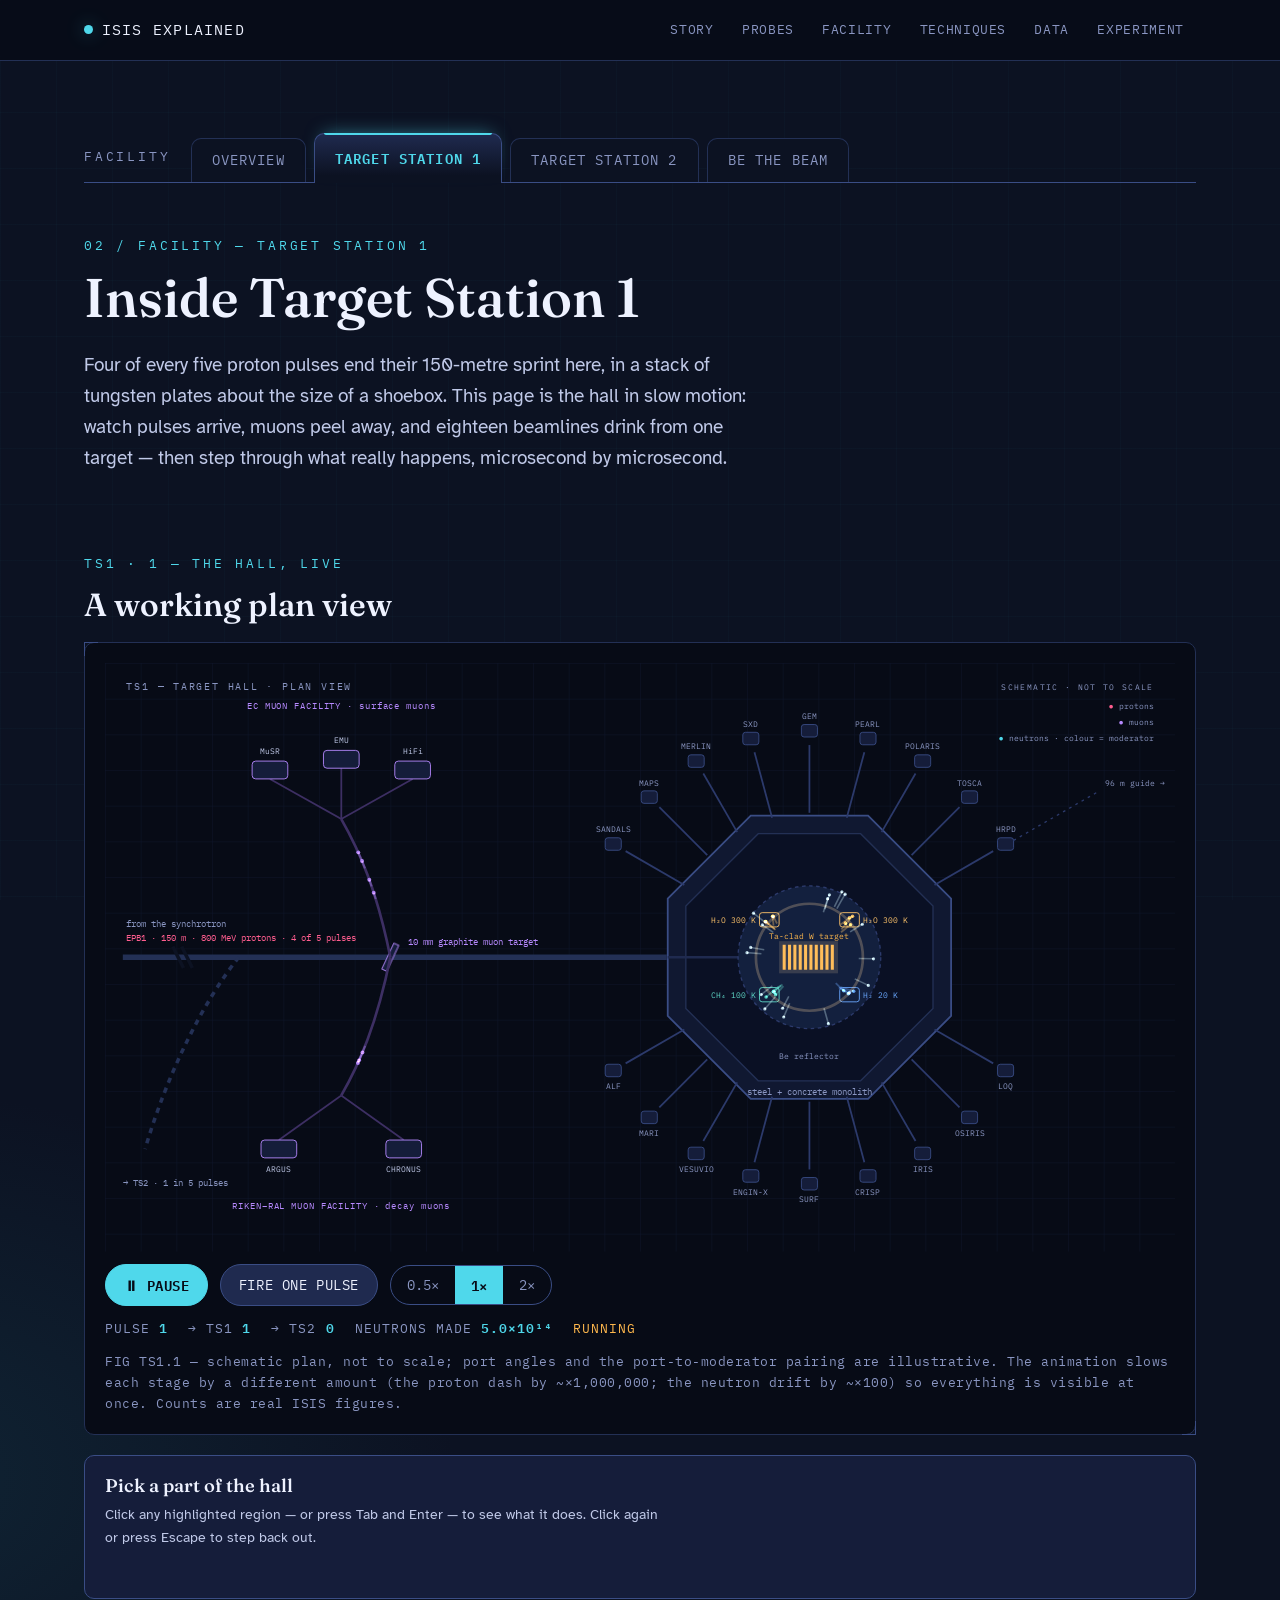
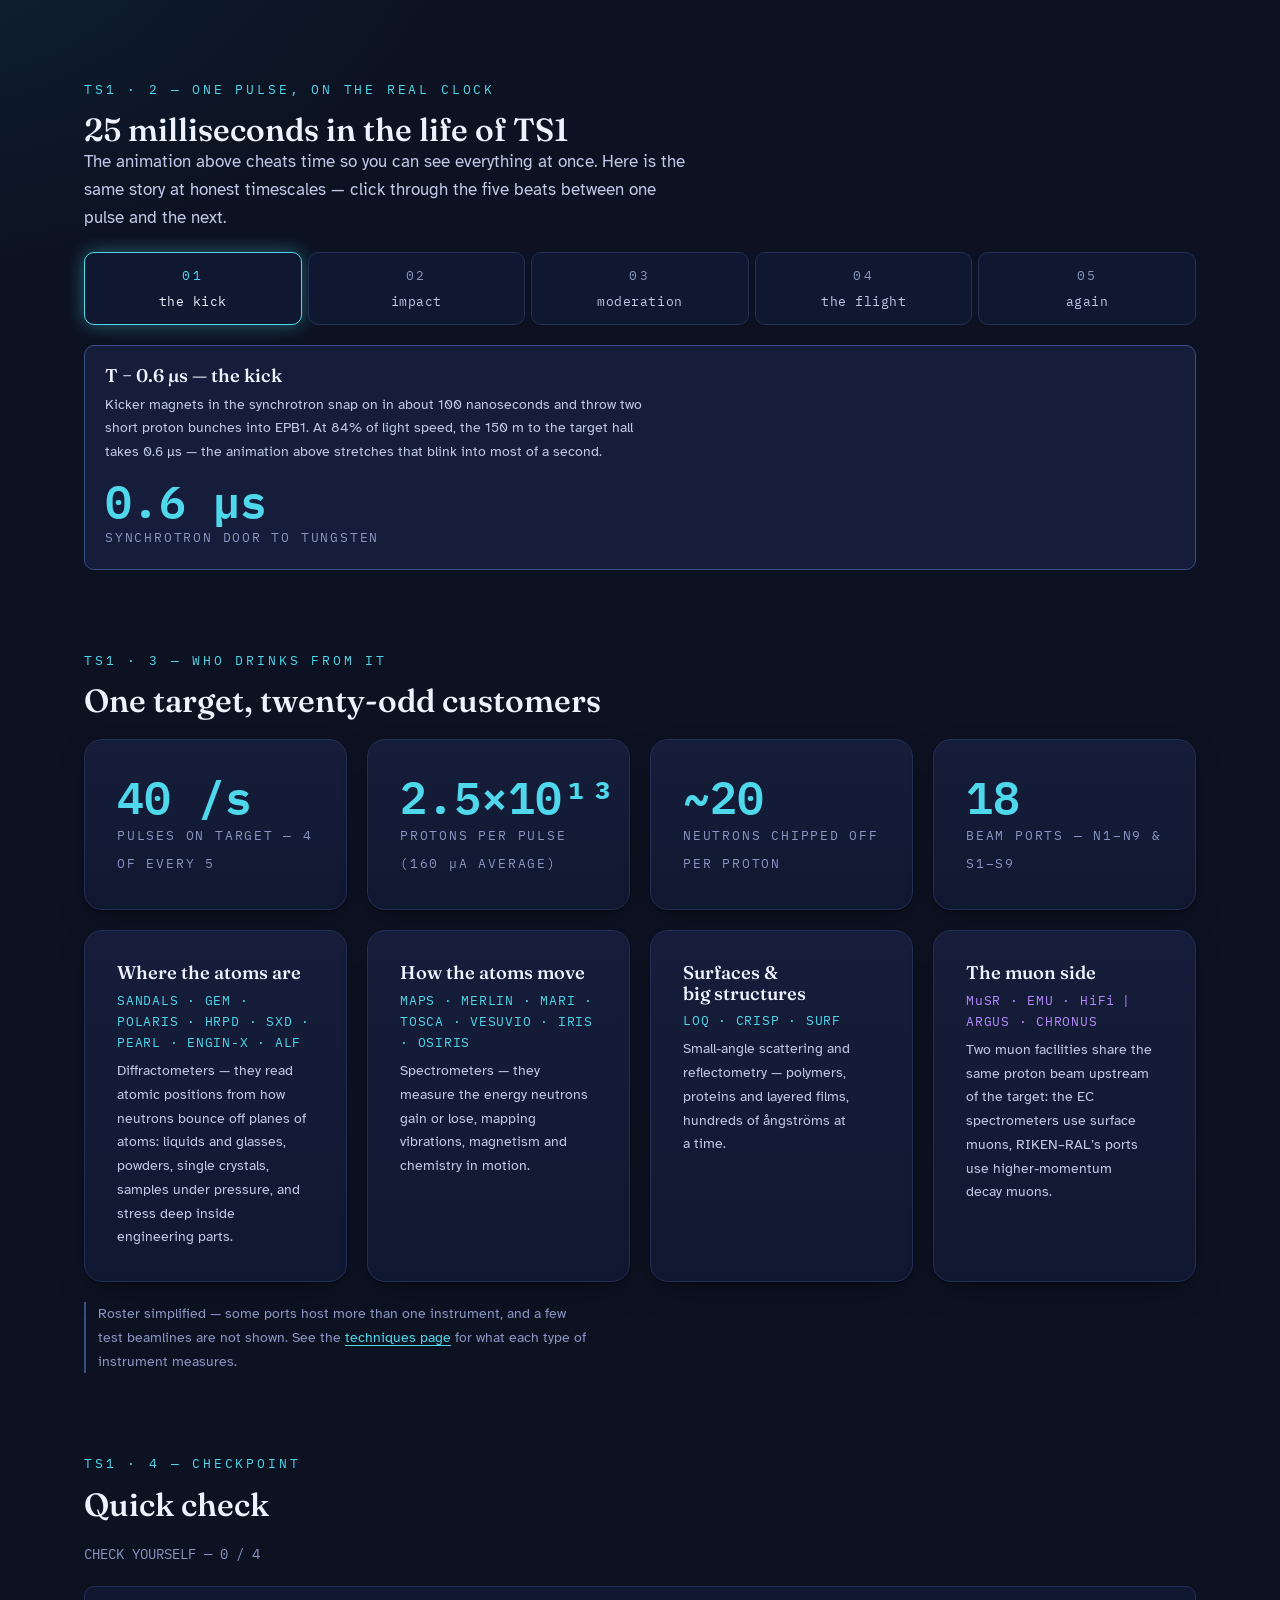
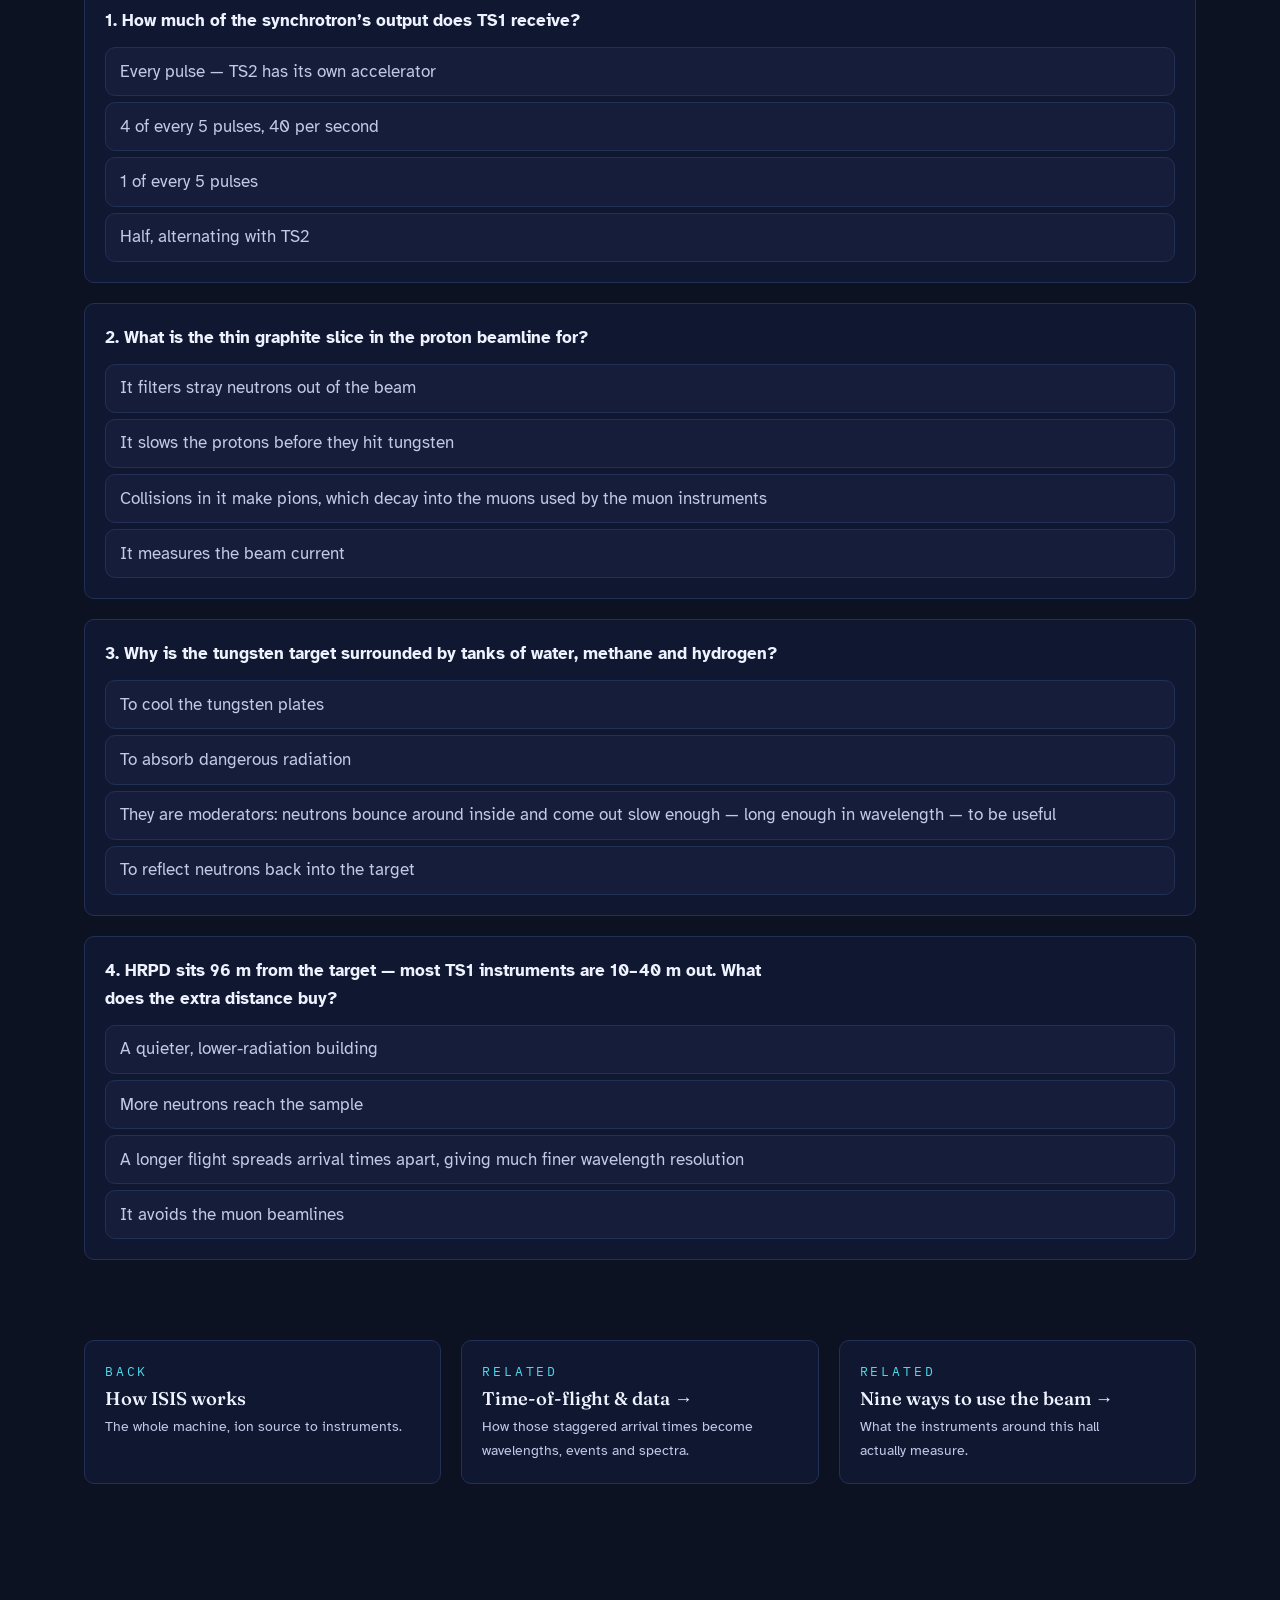
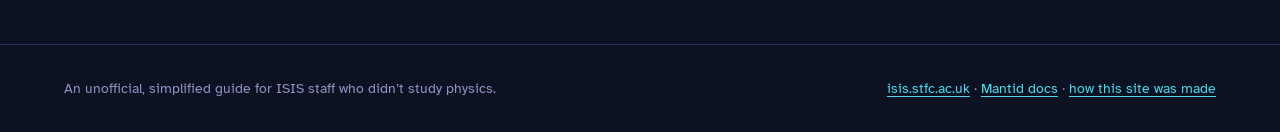
<file: ts1.html>
<!DOCTYPE html>
<html lang="en">
<head>
<meta charset="utf-8">
<meta name="viewport" content="width=device-width, initial-scale=1">
<title>Inside Target Station 1 — ISIS Explained</title>
<meta name="description" content="An animated plan view of ISIS Target Station 1: proton pulses arriving down EPB1, muons peeling off at the graphite target, and eighteen neutron beamlines fed by one tungsten target.">
<link rel="icon" href="data:image/svg+xml,%3Csvg xmlns='http://www.w3.org/2000/svg' viewBox='0 0 16 16'%3E%3Ccircle cx='8' cy='8' r='6' fill='%234fd8eb'/%3E%3C/svg%3E">
<link rel="preconnect" href="https://fonts.googleapis.com">
<link rel="preconnect" href="https://fonts.gstatic.com" crossorigin>
<link href="https://fonts.googleapis.com/css2?family=Fraunces:opsz,wght@9..144,400;9..144,550;9..144,650&family=Atkinson+Hyperlegible:wght@400;700&family=IBM+Plex+Mono:wght@400;600&display=swap" rel="stylesheet">
<link rel="stylesheet" href="css/tokens.css">
<link rel="stylesheet" href="css/base.css">
<link rel="stylesheet" href="css/components.css">
<script defer src="js/nav.js"></script>
<script defer src="js/synth.js"></script>
<script defer src="js/quiz.js"></script>
<script defer src="js/ts1.js"></script>
<style>
  /* The synoptic display: static SVG map + transparent canvas overlay for
     the moving particles. On narrow screens the map scrolls sideways inside
     its frame instead of shrinking the labels into illegibility. */
  .sim-scroll { overflow-x: auto; }
  .sim-stage { position: relative; min-inline-size: 62rem; }
  .sim-stage svg { display: block; width: 100%; height: auto; }
  .sim-stage canvas { position: absolute; inset: 0; width: 100%; height: 100%; pointer-events: none; }
  #ts1-svg text { font-family: "IBM Plex Mono", monospace; }
  /* the shared active-hotspot stroke is meant for shapes — inherited onto
     9.5px labels it outlines the glyphs into unreadable blobs */
  #ts1-svg .hotspot.active .hotspot-shape text { stroke: none; fill: var(--text-100); }

  .sim-hud {
    display: flex; flex-wrap: wrap; gap: var(--sp-2) var(--sp-3);
    font-family: var(--font-mono); font-size: var(--fs-tiny);
    letter-spacing: 0.08em; color: var(--text-500);
    margin-top: var(--sp-2);
  }
  .sim-hud b {
    color: var(--accent); font-weight: 600;
    font-variant-numeric: tabular-nums;
  }
  .sim-hud .hud-state { color: var(--peak); }

  /* idle breathing of the target core (static page keeps the plain glyph) */
  @media (prefers-reduced-motion: no-preference) {
    .ts1-core { animation: ts1-core-breathe 2.5s ease-in-out infinite; }
  }
  @keyframes ts1-core-breathe { 50% { opacity: 0.55; } }

  .roster-card .instruments { font-family: var(--font-mono); font-size: var(--fs-tiny); color: var(--neutron); letter-spacing: 0.06em; }
  .roster-card.mu .instruments { color: var(--muon); }
  .roster-card p { font-size: var(--fs-small); margin-top: var(--sp-1); }
</style>
</head>
<body>
<a class="skip-link" href="#main">Skip to content</a>
<header class="site-header">
  <div class="bar">
    <a class="site-title" href="index.html"><span class="pip" aria-hidden="true"></span>ISIS&nbsp;EXPLAINED</a>
    <nav class="site-nav" id="site-nav" aria-label="Site">
      <a href="index.html">STORY</a>
      <a href="probes.html">PROBES</a>
      <a href="facility.html">FACILITY</a>
      <a href="techniques.html">TECHNIQUES</a>
      <a href="data.html">DATA</a>
      <a href="experiment.html">EXPERIMENT</a>
    </nav>
  </div>
</header>
<main id="main">
  <nav class="subnav" aria-label="Facility sections">
    <span class="subnav-label">FACILITY</span>
    <a href="facility.html">OVERVIEW</a>
    <a href="ts1.html" aria-current="page">TARGET STATION 1</a>
    <a href="ts2.html">TARGET STATION 2</a>
    <a href="bethebeam.html">BE THE BEAM</a>
  </nav>

  <div class="page-intro">
    <span class="kicker">02 / Facility — Target Station 1</span>
    <h1>Inside Target Station 1</h1>
    <p class="lede">Four of every five proton pulses end their 150-metre sprint here, in a stack of tungsten plates about the size of a shoebox. This page is the hall in slow motion: watch pulses arrive, muons peel away, and eighteen beamlines drink from one target — then step through what really happens, microsecond by microsecond.</p>
  </div>

  <!-- S1: the live hall -->
  <section id="hall" aria-labelledby="hall-h">
    <span class="kicker">TS1 · 1 — The hall, live</span>
    <h2 id="hall-h">A working plan view</h2>
    <div style="margin-top: var(--sp-3)">
      <figure class="figure-frame">
        <div class="sim-scroll" role="region" aria-label="Plan view of Target Station 1 — scrolls sideways on small screens" tabindex="0">
          <div class="sim-stage">
            <svg id="ts1-svg" viewBox="0 0 1200 660" role="group" aria-label="Schematic plan of Target Station 1: the EPB1 proton beamline enters from the left, passes a thin graphite muon target feeding muon instruments above and below, then hits the tungsten target at the centre of a shielded monolith, where four moderators and a beryllium reflector feed eighteen neutron beam ports. Click each highlighted part for details.">
              <defs>
                <pattern id="ts1grid" width="40" height="40" patternUnits="userSpaceOnUse">
                  <path d="M40,0 H0 V40" fill="none" stroke="#15203f" stroke-width="1"/>
                </pattern>
              </defs>
              <rect width="1200" height="660" fill="url(#ts1grid)" opacity="0.55"/>

              <!-- drawing furniture -->
              <g font-size="11" letter-spacing="2" fill="#8a96c2">
                <text x="24" y="30">TS1 — TARGET HALL · PLAN VIEW</text>
              </g>
              <g font-size="9.5" fill="#8a96c2" text-anchor="end">
                <text x="1176" y="30" letter-spacing="1.5">SCHEMATIC · NOT TO SCALE</text>
                <text x="1176" y="52"><tspan fill="#ff5d8f">●</tspan> protons</text>
                <text x="1176" y="70"><tspan fill="#b78aff">●</tspan> muons</text>
                <text x="1176" y="88"><tspan fill="#4fd8eb">●</tspan> neutrons · colour = moderator</text>
              </g>

              <!-- 1 EPB1 proton beamline -->
              <g class="hotspot" data-spot="epb1" tabindex="0" role="button" aria-label="Extracted proton beamline EPB1">
                <g class="hotspot-shape">
                  <line x1="20" y1="330" x2="630" y2="330" stroke="#233055" stroke-width="6"/>
                  <line x1="76" y1="318" x2="88" y2="342" stroke="#0c1222" stroke-width="4"/>
                  <line x1="86" y1="318" x2="98" y2="342" stroke="#0c1222" stroke-width="4"/>
                </g>
                <text x="24" y="296" fill="#8a96c2" font-size="10">from the synchrotron</text>
                <text x="24" y="312" fill="#ff5d8f" font-size="10">EPB1 · 150 m · 800 MeV protons · 4 of 5 pulses</text>
                <rect class="hit" x="15" y="300" width="270" height="60" fill="transparent"/>
                <rect class="hit" x="360" y="306" width="265" height="48" fill="transparent"/>
              </g>

              <!-- 2 branch to TS2 -->
              <g class="hotspot" data-spot="ts2b" tabindex="0" role="button" aria-label="Branch line to Target Station 2">
                <path class="hotspot-shape" data-mupath="ts2" d="M150,330 C 110,380 70,460 45,545" fill="none" stroke="#233055" stroke-width="4" stroke-dasharray="6 6"/>
                <text x="20" y="586" fill="#8a96c2" font-size="10">→ TS2 · 1 in 5 pulses</text>
                <rect class="hit" x="18" y="362" width="120" height="240" fill="transparent"/>
              </g>

              <!-- 3 shielding monolith -->
              <g class="hotspot" data-spot="monolith" tabindex="0" role="button" aria-label="Shielding monolith">
                <g class="hotspot-shape">
                  <path d="M948.9,264.2 L855.8,171.1 L724.2,171.1 L631.1,264.2 L631.1,395.8 L724.2,488.9 L855.8,488.9 L948.9,395.8 Z" fill="#101831" stroke="#3a4d85" stroke-width="2"/>
                  <path d="M928.6,272.6 L847.4,191.4 L732.6,191.4 L651.4,272.6 L651.4,387.4 L732.6,468.6 L847.4,468.6 L928.6,387.4 Z" fill="#0a1024" stroke="#233055" stroke-width="1.5"/>
                </g>
                <text x="790" y="484" fill="#8a96c2" font-size="10" text-anchor="middle">steel + concrete monolith</text>
                <path class="hit" d="M948.9,264.2 L855.8,171.1 L724.2,171.1 L631.1,264.2 L631.1,395.8 L724.2,488.9 L855.8,488.9 L948.9,395.8 Z" fill="transparent"/>
              </g>

              <!-- beam channel through the shielding -->
              <line x1="631" y1="330" x2="757" y2="330" stroke="#1f2a4f" stroke-width="3" aria-hidden="true"/>

              <!-- 4 north beam ports -->
              <g class="hotspot" data-spot="ports" tabindex="0" role="button" aria-label="North beam ports N1 to N9">
                <g class="hotspot-shape" font-size="9.5" text-anchor="middle">
                  <g data-port="SANDALS"><line x1="649.7" y1="249" x2="583.9" y2="211" stroke="#2c3a6b" stroke-width="2"/><rect x="561" y="196" width="18" height="14" rx="3" fill="#151d3a" stroke="#3a4d85"/><text x="570" y="190" fill="#8a96c2">SANDALS</text></g>
                  <g data-port="MAPS"><line x1="675.4" y1="215.4" x2="621.7" y2="161.7" stroke="#2c3a6b" stroke-width="2"/><rect x="601.4" y="143.4" width="18" height="14" rx="3" fill="#151d3a" stroke="#3a4d85"/><text x="610.4" y="137.4" fill="#8a96c2">MAPS</text></g>
                  <g data-port="MERLIN"><line x1="709" y1="189.7" x2="671" y2="123.9" stroke="#2c3a6b" stroke-width="2"/><rect x="654" y="103" width="18" height="14" rx="3" fill="#151d3a" stroke="#3a4d85"/><text x="663" y="97" fill="#8a96c2">MERLIN</text></g>
                  <g data-port="SXD"><line x1="748.1" y1="173.5" x2="728.4" y2="100.1" stroke="#2c3a6b" stroke-width="2"/><rect x="715.3" y="77.7" width="18" height="14" rx="3" fill="#151d3a" stroke="#3a4d85"/><text x="724.3" y="71.7" fill="#8a96c2">SXD</text></g>
                  <g data-port="GEM"><line x1="790" y1="168" x2="790" y2="92" stroke="#2c3a6b" stroke-width="2"/><rect x="781" y="69" width="18" height="14" rx="3" fill="#151d3a" stroke="#3a4d85"/><text x="790" y="63" fill="#8a96c2">GEM</text></g>
                  <g data-port="PEARL"><line x1="831.9" y1="173.5" x2="851.6" y2="100.1" stroke="#2c3a6b" stroke-width="2"/><rect x="846.7" y="77.7" width="18" height="14" rx="3" fill="#151d3a" stroke="#3a4d85"/><text x="855.7" y="71.7" fill="#8a96c2">PEARL</text></g>
                  <g data-port="POLARIS"><line x1="871" y1="189.7" x2="909" y2="123.9" stroke="#2c3a6b" stroke-width="2"/><rect x="908" y="103" width="18" height="14" rx="3" fill="#151d3a" stroke="#3a4d85"/><text x="917" y="97" fill="#8a96c2">POLARIS</text></g>
                  <g data-port="TOSCA"><line x1="904.6" y1="215.4" x2="958.3" y2="161.7" stroke="#2c3a6b" stroke-width="2"/><rect x="960.6" y="143.4" width="18" height="14" rx="3" fill="#151d3a" stroke="#3a4d85"/><text x="969.6" y="137.4" fill="#8a96c2">TOSCA</text></g>
                  <g data-port="HRPD"><line x1="930.3" y1="249" x2="996.1" y2="211" stroke="#2c3a6b" stroke-width="2"/><rect x="1001" y="196" width="18" height="14" rx="3" fill="#151d3a" stroke="#3a4d85"/><text x="1010" y="190" fill="#8a96c2">HRPD</text><line data-ext="1" x1="1019" y1="199" x2="1116" y2="143" stroke="#2c3a6b" stroke-width="1.5" stroke-dasharray="3 5"/><text x="1122" y="138" fill="#8a96c2" text-anchor="start">96 m guide →</text></g>
                </g>
                <path class="hit" d="M538.9,185 L645,78.9 L790,40 L935,78.9 L1041.1,185 L935.5,246 L874,184.5 L790,162 L706,184.5 L644.5,246 Z" fill="transparent"/>
                <rect class="hit" x="1030" y="118" width="166" height="92" fill="transparent"/>
              </g>

              <!-- 5 south beam ports -->
              <g class="hotspot" data-spot="ports" tabindex="0" role="button" aria-label="South beam ports S1 to S9">
                <g class="hotspot-shape" font-size="9.5" text-anchor="middle">
                  <g data-port="ALF"><line x1="649.7" y1="411" x2="583.9" y2="449" stroke="#2c3a6b" stroke-width="2"/><rect x="561" y="450" width="18" height="14" rx="3" fill="#151d3a" stroke="#3a4d85"/><text x="570" y="478" fill="#8a96c2">ALF</text></g>
                  <g data-port="MARI"><line x1="675.4" y1="444.6" x2="621.7" y2="498.3" stroke="#2c3a6b" stroke-width="2"/><rect x="601.4" y="502.6" width="18" height="14" rx="3" fill="#151d3a" stroke="#3a4d85"/><text x="610.4" y="530.6" fill="#8a96c2">MARI</text></g>
                  <g data-port="VESUVIO"><line x1="709" y1="470.3" x2="671" y2="536.1" stroke="#2c3a6b" stroke-width="2"/><rect x="654" y="543" width="18" height="14" rx="3" fill="#151d3a" stroke="#3a4d85"/><text x="663" y="571" fill="#8a96c2">VESUVIO</text></g>
                  <g data-port="ENGIN-X"><line x1="748.1" y1="486.5" x2="728.4" y2="559.9" stroke="#2c3a6b" stroke-width="2"/><rect x="715.3" y="568.3" width="18" height="14" rx="3" fill="#151d3a" stroke="#3a4d85"/><text x="724.3" y="596.3" fill="#8a96c2">ENGIN-X</text></g>
                  <g data-port="SURF"><line x1="790" y1="492" x2="790" y2="568" stroke="#2c3a6b" stroke-width="2"/><rect x="781" y="577" width="18" height="14" rx="3" fill="#151d3a" stroke="#3a4d85"/><text x="790" y="605" fill="#8a96c2">SURF</text></g>
                  <g data-port="CRISP"><line x1="831.9" y1="486.5" x2="851.6" y2="559.9" stroke="#2c3a6b" stroke-width="2"/><rect x="846.7" y="568.3" width="18" height="14" rx="3" fill="#151d3a" stroke="#3a4d85"/><text x="855.7" y="596.3" fill="#8a96c2">CRISP</text></g>
                  <g data-port="IRIS"><line x1="871" y1="470.3" x2="909" y2="536.1" stroke="#2c3a6b" stroke-width="2"/><rect x="908" y="543" width="18" height="14" rx="3" fill="#151d3a" stroke="#3a4d85"/><text x="917" y="571" fill="#8a96c2">IRIS</text></g>
                  <g data-port="OSIRIS"><line x1="904.6" y1="444.6" x2="958.3" y2="498.3" stroke="#2c3a6b" stroke-width="2"/><rect x="960.6" y="502.6" width="18" height="14" rx="3" fill="#151d3a" stroke="#3a4d85"/><text x="969.6" y="530.6" fill="#8a96c2">OSIRIS</text></g>
                  <g data-port="LOQ"><line x1="930.3" y1="411" x2="996.1" y2="449" stroke="#2c3a6b" stroke-width="2"/><rect x="1001" y="450" width="18" height="14" rx="3" fill="#151d3a" stroke="#3a4d85"/><text x="1010" y="478" fill="#8a96c2">LOQ</text></g>
                </g>
                <path class="hit" d="M538.9,475 L645,581.1 L790,620 L935,581.1 L1041.1,475 L935.5,414 L874,475.5 L790,498 L706,475.5 L644.5,414 Z" fill="transparent"/>
              </g>

              <!-- 6 beryllium reflector -->
              <g class="hotspot" data-spot="refl" tabindex="0" role="button" aria-label="Beryllium reflector">
                <circle class="hotspot-shape" cx="790" cy="330" r="80" fill="#13203e" stroke="#2c3a6b" stroke-width="1.5" stroke-dasharray="4 4"/>
                <text x="790" y="444" fill="#8a96c2" font-size="9" text-anchor="middle">Be reflector</text>
                <circle class="hit" cx="790" cy="330" r="84" fill="transparent"/>
              </g>

              <!-- 7 moderators -->
              <g class="hotspot" data-spot="mods" tabindex="0" role="button" aria-label="Moderators">
                <g class="hotspot-shape">
                  <g data-mod="300" data-color="#ffc46b"><rect x="734" y="280" width="22" height="16" rx="3" fill="#13203e" stroke="#ffc46b"/></g>
                  <g data-mod="300" data-color="#ffc46b"><rect x="824" y="280" width="22" height="16" rx="3" fill="#13203e" stroke="#ffc46b"/></g>
                  <g data-mod="100" data-color="#5fd8c8"><rect x="734" y="364" width="22" height="16" rx="3" fill="#13203e" stroke="#5fd8c8"/></g>
                  <g data-mod="20" data-color="#6aa8ff"><rect x="824" y="364" width="22" height="16" rx="3" fill="#13203e" stroke="#6aa8ff"/></g>
                </g>
                <g font-size="9">
                  <text x="730" y="292" fill="#ffc46b" text-anchor="end">H₂O 300 K</text>
                  <text x="850" y="292" fill="#ffc46b" text-anchor="start">H₂O 300 K</text>
                  <text x="730" y="376" fill="#5fd8c8" text-anchor="end">CH₄ 100 K</text>
                  <text x="850" y="376" fill="#6aa8ff" text-anchor="start">H₂ 20 K</text>
                </g>
                <rect class="hit" x="666" y="274" width="100" height="28" fill="transparent"/>
                <rect class="hit" x="820" y="274" width="100" height="28" fill="transparent"/>
                <rect class="hit" x="666" y="358" width="100" height="28" fill="transparent"/>
                <rect class="hit" x="820" y="358" width="100" height="28" fill="transparent"/>
              </g>

              <!-- 8 tungsten target -->
              <g class="hotspot" data-spot="target" tabindex="0" role="button" aria-label="Tungsten target">
                <g class="hotspot-shape ts1-core">
                  <rect x="760" y="316" width="3.4" height="28" fill="#ffb84d"/><rect x="766" y="316" width="3.4" height="28" fill="#ffb84d"/><rect x="772" y="316" width="3.4" height="28" fill="#ffb84d"/><rect x="778" y="316" width="3.4" height="28" fill="#ffb84d"/><rect x="784" y="316" width="3.4" height="28" fill="#ffb84d"/><rect x="790" y="316" width="3.4" height="28" fill="#ffb84d"/><rect x="796" y="316" width="3.4" height="28" fill="#ffb84d"/><rect x="802" y="316" width="3.4" height="28" fill="#ffb84d"/><rect x="808" y="316" width="3.4" height="28" fill="#ffb84d"/><rect x="814" y="316" width="3.4" height="28" fill="#ffb84d"/>
                </g>
                <text x="790" y="310" fill="#ffb84d" font-size="9" text-anchor="middle">Ta-clad W target</text>
                <rect class="hit" x="752" y="300" width="76" height="60" fill="transparent"/>
              </g>

              <!-- 9 muon target -->
              <g class="hotspot" data-spot="mut" tabindex="0" role="button" aria-label="Graphite muon target">
                <rect class="hotspot-shape" x="317" y="314" width="6" height="32" fill="#151d3a" stroke="#b78aff" transform="rotate(25 320 330)"/>
                <text x="340" y="316" fill="#b78aff" font-size="10" text-anchor="start">10 mm graphite muon target</text>
                <rect class="hit" x="292" y="296" width="64" height="68" fill="transparent"/>
              </g>

              <!-- 10 EC muon facility (north) -->
              <g class="hotspot" data-spot="ec" tabindex="0" role="button" aria-label="EC muon facility">
                <g class="hotspot-shape">
                  <path data-mupath="n" d="M320,330 C 305,255 285,210 265,175" fill="none" stroke="#3d2f63" stroke-width="3"/>
                  <line x1="265" y1="175" x2="185" y2="130" stroke="#3d2f63" stroke-width="2"/>
                  <line x1="265" y1="175" x2="265" y2="118" stroke="#3d2f63" stroke-width="2"/>
                  <line x1="265" y1="175" x2="345" y2="130" stroke="#3d2f63" stroke-width="2"/>
                  <rect data-muend="n" x="165" y="110" width="40" height="20" rx="4" fill="#151d3a" stroke="#b78aff"/>
                  <rect data-muend="n" x="245" y="98" width="40" height="20" rx="4" fill="#151d3a" stroke="#b78aff"/>
                  <rect data-muend="n" x="325" y="110" width="40" height="20" rx="4" fill="#151d3a" stroke="#b78aff"/>
                </g>
                <g font-size="9.5" text-anchor="middle" fill="#c0c9e8">
                  <text x="185" y="102">MuSR</text>
                  <text x="265" y="90">EMU</text>
                  <text x="345" y="102">HiFi</text>
                </g>
                <text x="265" y="52" fill="#b78aff" font-size="10" text-anchor="middle" letter-spacing="1">EC MUON FACILITY · surface muons</text>
                <rect class="hit" x="140" y="36" width="250" height="150" fill="transparent"/>
              </g>

              <!-- 11 RIKEN-RAL muon facility (south) -->
              <g class="hotspot" data-spot="riken" tabindex="0" role="button" aria-label="RIKEN-RAL muon facility">
                <g class="hotspot-shape">
                  <path data-mupath="s" d="M320,330 C 305,405 285,450 265,485" fill="none" stroke="#3d2f63" stroke-width="3"/>
                  <line x1="265" y1="485" x2="195" y2="535" stroke="#3d2f63" stroke-width="2"/>
                  <line x1="265" y1="485" x2="335" y2="535" stroke="#3d2f63" stroke-width="2"/>
                  <rect data-muend="s" x="175" y="535" width="40" height="20" rx="4" fill="#151d3a" stroke="#b78aff"/>
                  <rect data-muend="s" x="315" y="535" width="40" height="20" rx="4" fill="#151d3a" stroke="#b78aff"/>
                </g>
                <g font-size="9.5" text-anchor="middle" fill="#c0c9e8">
                  <text x="195" y="571">ARGUS</text>
                  <text x="335" y="571">CHRONUS</text>
                </g>
                <text x="265" y="612" fill="#b78aff" font-size="10" text-anchor="middle" letter-spacing="1">RIKEN–RAL MUON FACILITY · decay muons</text>
                <rect class="hit" x="140" y="470" width="250" height="155" fill="transparent"/>
              </g>
            </svg>
            <canvas id="ts1-canvas" aria-hidden="true"></canvas>
          </div>
        </div>
        <div class="control-row" role="group" aria-label="Simulation controls">
          <button type="button" class="btn primary" id="sim-toggle">⏸ PAUSE</button>
          <button type="button" class="btn" id="sim-step">FIRE ONE PULSE</button>
          <span class="seg-toggle" role="group" aria-label="Simulation speed">
            <button type="button" data-speed="0.5" aria-pressed="false">0.5×</button>
            <button type="button" data-speed="1" aria-pressed="true">1×</button>
            <button type="button" data-speed="2" aria-pressed="false">2×</button>
          </span>
        </div>
        <div class="sim-hud" aria-hidden="true">
          <span>PULSE <b id="hud-pulse">0</b></span>
          <span>→ TS1 <b id="hud-ts1">0</b></span>
          <span>→ TS2 <b id="hud-ts2">0</b></span>
          <span>NEUTRONS MADE <b id="hud-n">0</b></span>
          <span class="hud-state" id="hud-state">RUNNING</span>
        </div>
        <figcaption class="figure-caption">FIG TS1.1 — schematic plan, not to scale; port angles and the port-to-moderator pairing are illustrative. The animation slows each stage by a different amount (the proton dash by ~×1,000,000; the neutron drift by ~×100) so everything is visible at once. Counts are real ISIS figures.</figcaption>
      </figure>
      <div class="info-card" id="hall-info" aria-live="polite" style="margin-top: var(--sp-3)">
        <h3>Pick a part of the hall</h3>
        <p>Click any highlighted region — or press Tab and Enter — to see what it does. Click again or press Escape to step back out.</p>
      </div>
    </div>
  </section>

  <!-- S2: one pulse, on the real clock -->
  <section id="pulse" aria-labelledby="pulse-h">
    <span class="kicker">TS1 · 2 — One pulse, on the real clock</span>
    <h2 id="pulse-h">25 milliseconds in the life of TS1</h2>
    <p style="max-width: 56ch">The animation above cheats time so you can see everything at once. Here is the same story at honest timescales — click through the five beats between one pulse and the next.</p>
    <div class="timeline" id="pulse-timeline" style="margin-top: var(--sp-3)" role="group" aria-label="Pulse timeline">
      <button type="button" class="timeline-node" data-beat="0" aria-pressed="true">the kick</button>
      <button type="button" class="timeline-node" data-beat="1" aria-pressed="false">impact</button>
      <button type="button" class="timeline-node" data-beat="2" aria-pressed="false">moderation</button>
      <button type="button" class="timeline-node" data-beat="3" aria-pressed="false">the flight</button>
      <button type="button" class="timeline-node" data-beat="4" aria-pressed="false">again</button>
    </div>
    <div class="info-card" id="pulse-info" aria-live="polite" style="margin-top: var(--sp-3)"></div>
  </section>

  <!-- S3: numbers + roster -->
  <section id="roster" aria-labelledby="roster-h">
    <span class="kicker">TS1 · 3 — Who drinks from it</span>
    <h2 id="roster-h">One target, twenty-odd customers</h2>
    <div class="card-grid" style="margin-top: var(--sp-3)">
      <div class="panel"><p class="stat"><span class="num">40 /s</span><span class="label">pulses on target — 4 of every 5</span></p></div>
      <div class="panel"><p class="stat"><span class="num">2.5×10¹³</span><span class="label">protons per pulse (160 <span class="unit">µA</span> average)</span></p></div>
      <div class="panel"><p class="stat"><span class="num">~20</span><span class="label">neutrons chipped off per proton</span></p></div>
      <div class="panel"><p class="stat"><span class="num">18</span><span class="label">beam ports — N1–N9 &amp; S1–S9</span></p></div>
    </div>
    <div class="card-grid" style="margin-top: var(--sp-3)">
      <div class="panel roster-card">
        <h3>Where the atoms are</h3>
        <p class="instruments">SANDALS · GEM · POLARIS · HRPD · SXD · PEARL · ENGIN-X · ALF</p>
        <p>Diffractometers — they read atomic positions from how neutrons bounce off planes of atoms: liquids and glasses, powders, single crystals, samples under pressure, and stress deep inside engineering parts.</p>
      </div>
      <div class="panel roster-card">
        <h3>How the atoms move</h3>
        <p class="instruments">MAPS · MERLIN · MARI · TOSCA · VESUVIO · IRIS · OSIRIS</p>
        <p>Spectrometers — they measure the energy neutrons gain or lose, mapping vibrations, magnetism and chemistry in motion.</p>
      </div>
      <div class="panel roster-card">
        <h3>Surfaces &amp; big structures</h3>
        <p class="instruments">LOQ · CRISP · SURF</p>
        <p>Small-angle scattering and reflectometry — polymers, proteins and layered films, hundreds of ångströms at a time.</p>
      </div>
      <div class="panel roster-card mu">
        <h3>The muon side</h3>
        <p class="instruments">MuSR · EMU · HiFi&ensp;|&ensp;ARGUS · CHRONUS</p>
        <p>Two muon facilities share the same proton beam upstream of the target: the EC spectrometers use surface muons, RIKEN–RAL’s ports use higher-momentum decay muons.</p>
      </div>
    </div>
    <p class="footnote">Roster simplified — some ports host more than one instrument, and a few test beamlines are not shown. See the <a href="techniques.html">techniques page</a> for what each type of instrument measures.</p>
  </section>

  <section id="quiz" aria-labelledby="quiz-h">
    <span class="kicker">TS1 · 4 — Checkpoint</span>
    <h2 id="quiz-h" style="margin-bottom: var(--sp-3)">Quick check</h2>
    <div id="quiz-box"></div>
  </section>

  <nav class="card-grid" aria-label="Continue exploring" style="margin-top: var(--sp-6)">
    <a class="cta-card" href="facility.html"><span class="kicker">Back</span><h3>How ISIS works</h3><p>The whole machine, ion source to instruments.</p></a>
    <a class="cta-card" href="data.html"><span class="kicker">Related</span><h3>Time-of-flight &amp; data →</h3><p>How those staggered arrival times become wavelengths, events and spectra.</p></a>
    <a class="cta-card" href="techniques.html"><span class="kicker">Related</span><h3>Nine ways to use the beam →</h3><p>What the instruments around this hall actually measure.</p></a>
  </nav>
</main>
<footer class="site-footer">
  <div class="bar">
    <span>An unofficial, simplified guide for ISIS staff who didn’t study physics.</span>
    <span><a href="https://www.isis.stfc.ac.uk/" rel="external">isis.stfc.ac.uk</a> · <a href="https://docs.mantidproject.org/nightly/" rel="external">Mantid docs</a> · <a href="how.html">how this site was made</a></span>
  </div>
</footer>
</body>
</html>
</file>
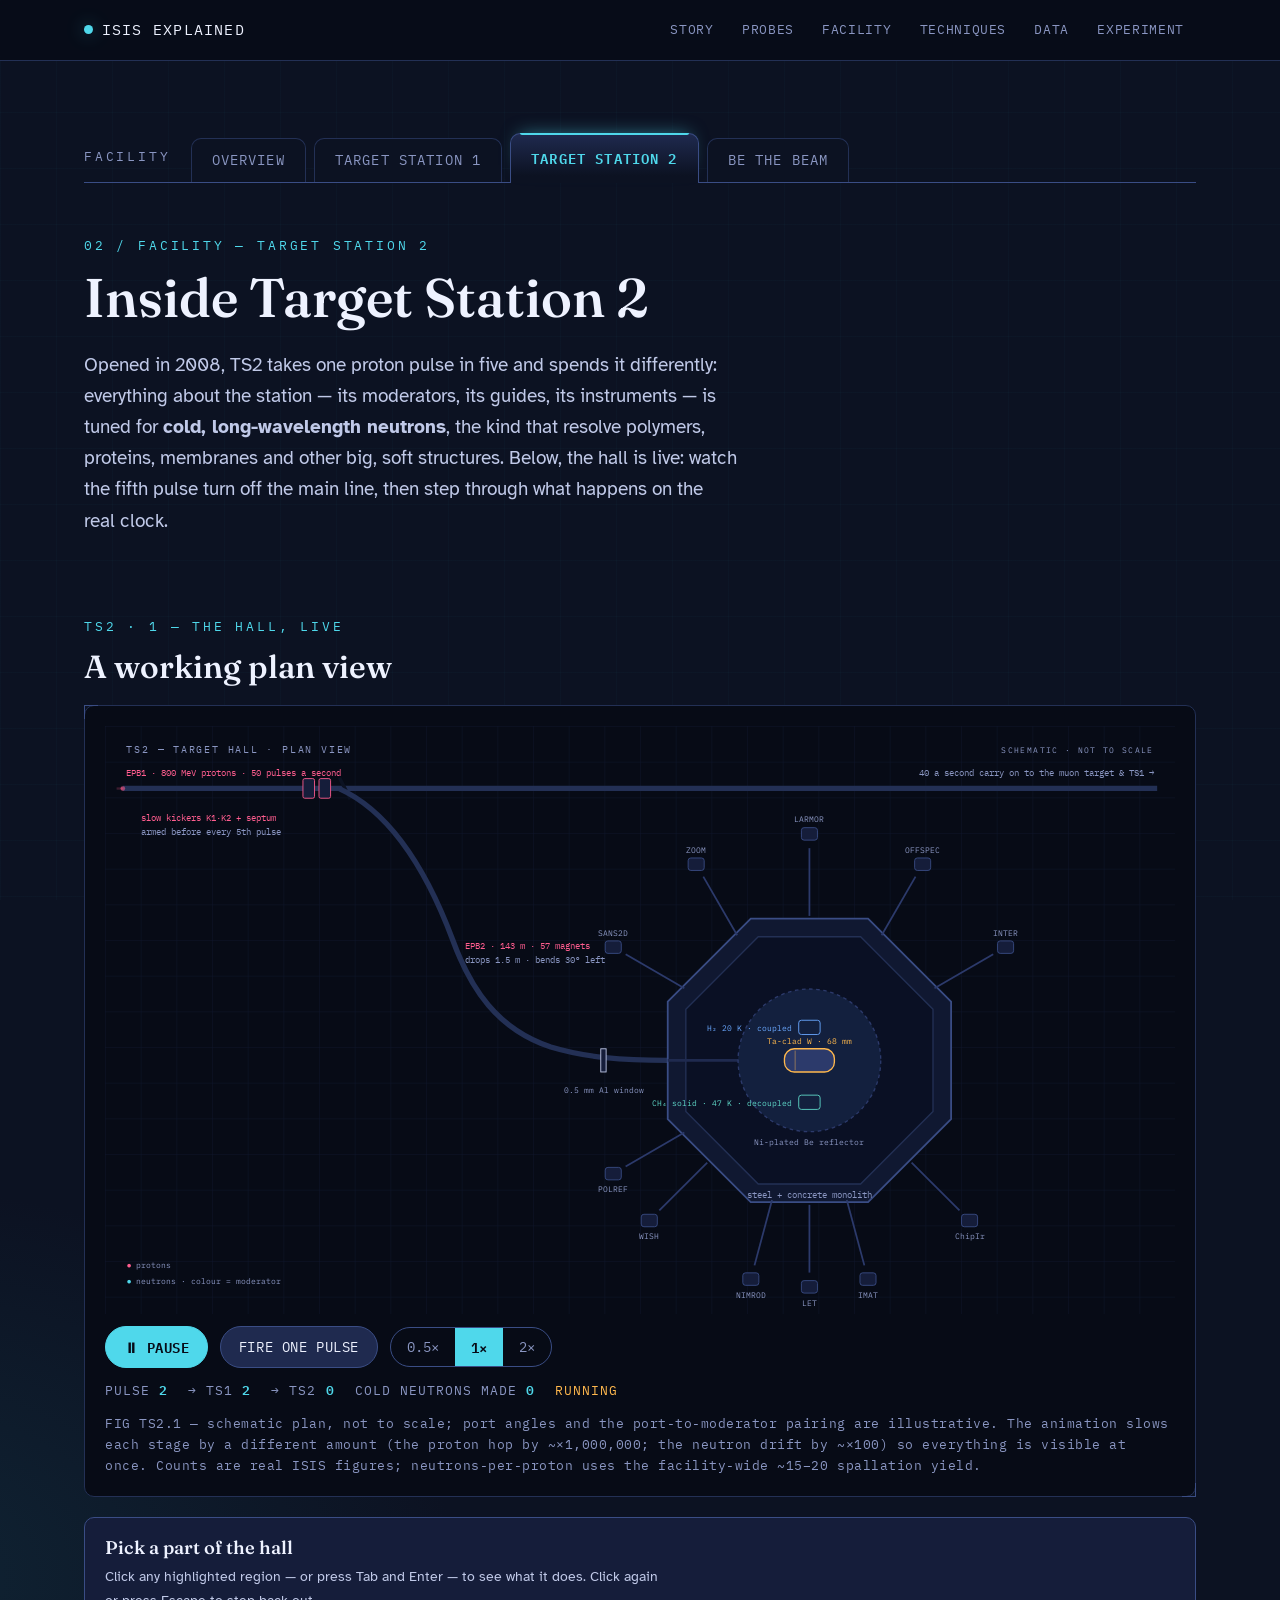
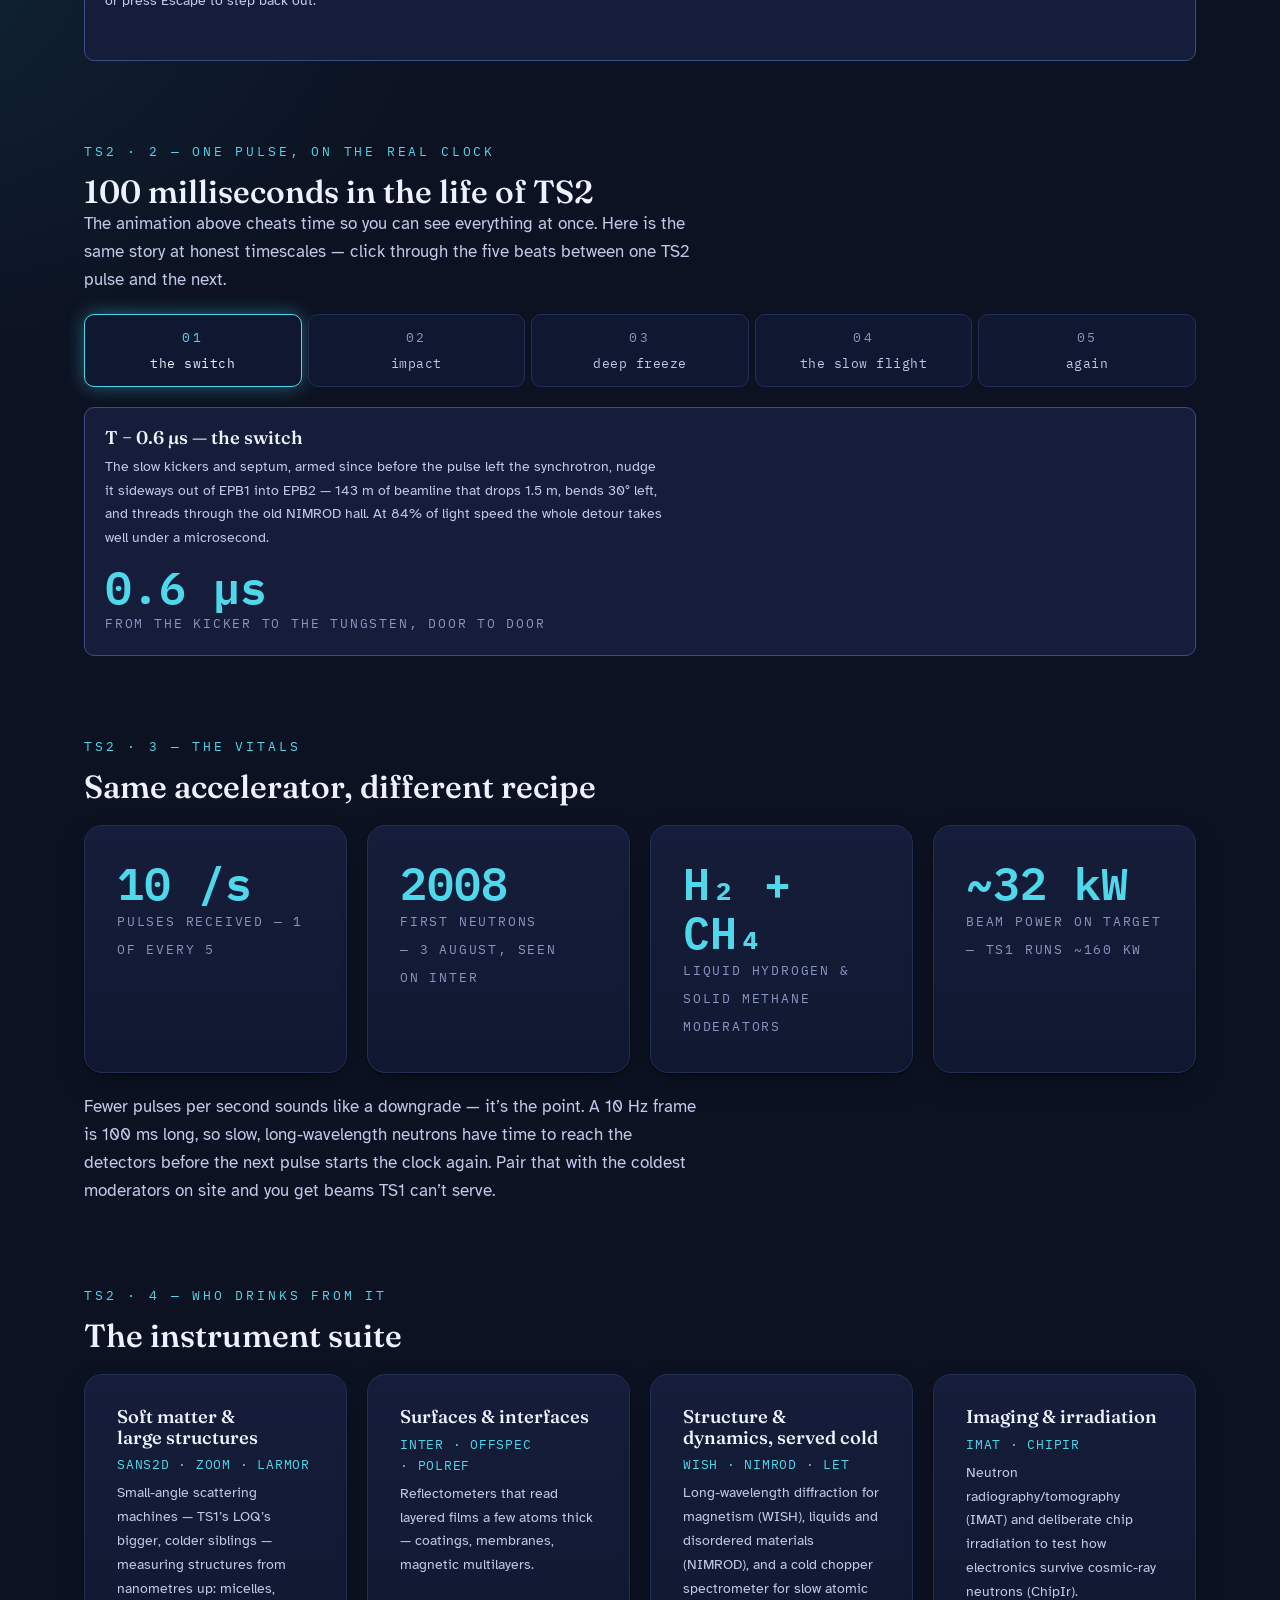
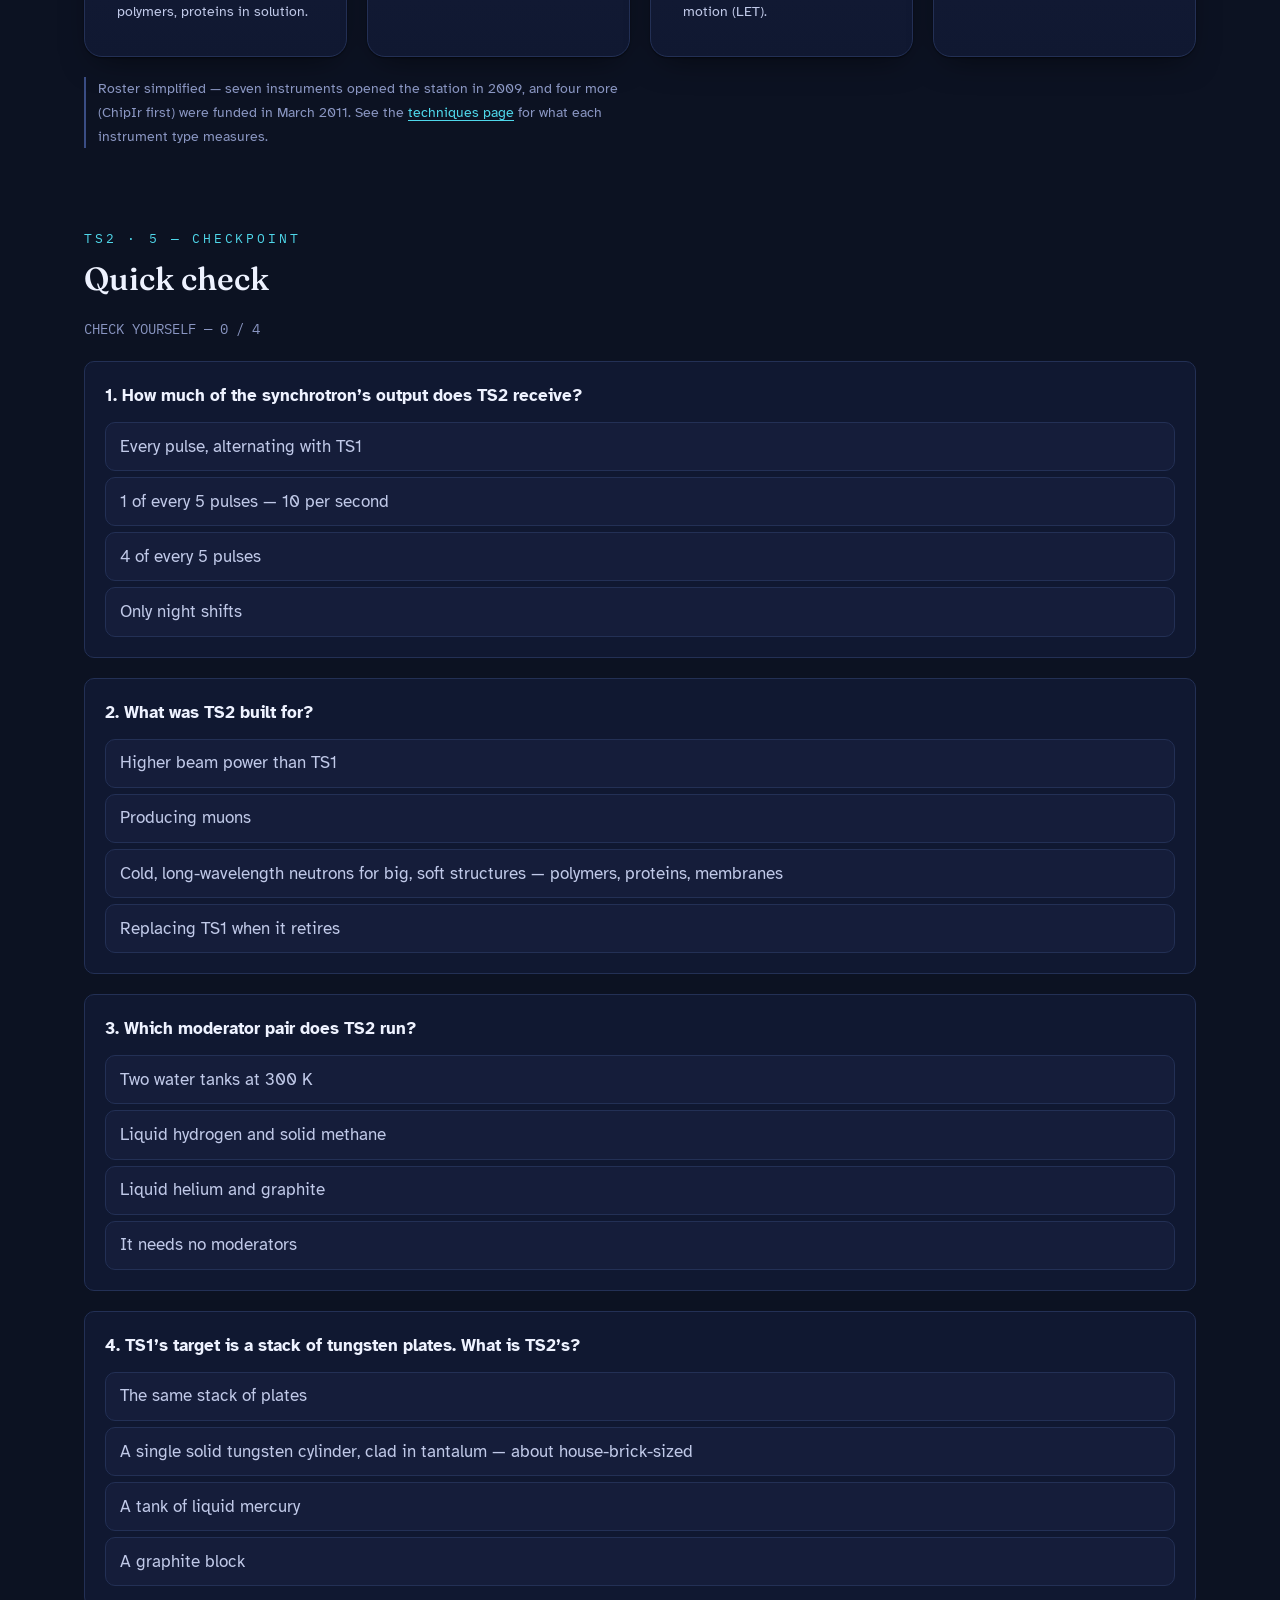
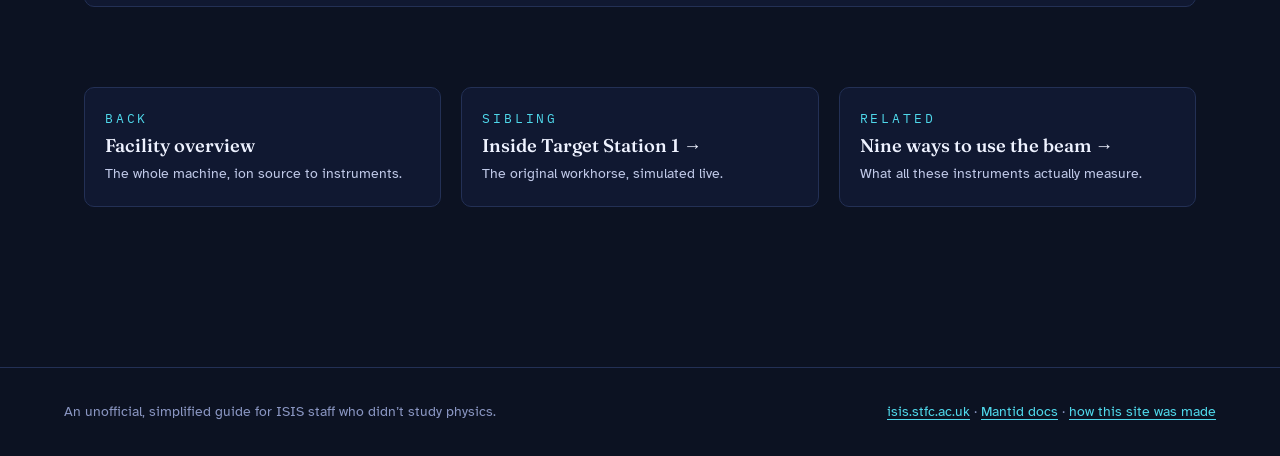
<file: ts2.html>
<!DOCTYPE html>
<html lang="en">
<head>
<meta charset="utf-8">
<meta name="viewport" content="width=device-width, initial-scale=1">
<title>Inside Target Station 2 — ISIS Explained</title>
<meta name="description" content="An animated plan view of ISIS Target Station 2: every fifth proton pulse switched out of EPB1, down 143 m of new beamline, into a tantalum-clad tungsten cylinder serving the coldest neutrons on site to eleven instruments.">
<link rel="icon" href="data:image/svg+xml,%3Csvg xmlns='http://www.w3.org/2000/svg' viewBox='0 0 16 16'%3E%3Ccircle cx='8' cy='8' r='6' fill='%234fd8eb'/%3E%3C/svg%3E">
<link rel="preconnect" href="https://fonts.googleapis.com">
<link rel="preconnect" href="https://fonts.gstatic.com" crossorigin>
<link href="https://fonts.googleapis.com/css2?family=Fraunces:opsz,wght@9..144,400;9..144,550;9..144,650&family=Atkinson+Hyperlegible:wght@400;700&family=IBM+Plex+Mono:wght@400;600&display=swap" rel="stylesheet">
<link rel="stylesheet" href="css/tokens.css">
<link rel="stylesheet" href="css/base.css">
<link rel="stylesheet" href="css/components.css">
<script defer src="js/nav.js"></script>
<script defer src="js/synth.js"></script>
<script defer src="js/quiz.js"></script>
<script defer src="js/ts2.js"></script>
<style>
  /* The synoptic display: static SVG map + transparent canvas overlay for
     the moving particles. On narrow screens the map scrolls sideways inside
     its frame instead of shrinking the labels into illegibility. */
  .sim-scroll { overflow-x: auto; }
  .sim-stage { position: relative; min-inline-size: 62rem; }
  .sim-stage svg { display: block; width: 100%; height: auto; }
  .sim-stage canvas { position: absolute; inset: 0; width: 100%; height: 100%; pointer-events: none; }
  #ts2-svg text { font-family: "IBM Plex Mono", monospace; }
  /* the shared active-hotspot stroke is meant for shapes — inherited onto
     9.5px labels it outlines the glyphs into unreadable blobs */
  #ts2-svg .hotspot.active .hotspot-shape text { stroke: none; fill: var(--text-100); }

  .sim-hud {
    display: flex; flex-wrap: wrap; gap: var(--sp-2) var(--sp-3);
    font-family: var(--font-mono); font-size: var(--fs-tiny);
    letter-spacing: 0.08em; color: var(--text-500);
    margin-top: var(--sp-2);
  }
  .sim-hud b {
    color: var(--accent); font-weight: 600;
    font-variant-numeric: tabular-nums;
  }
  .sim-hud .hud-state { color: var(--peak); }

  /* idle breathing of the target core (static page keeps the plain glyph) */
  @media (prefers-reduced-motion: no-preference) {
    .ts2-core { animation: ts2-core-breathe 2.5s ease-in-out infinite; }
  }
  @keyframes ts2-core-breathe { 50% { opacity: 0.55; } }

  .roster-card .instruments { font-family: var(--font-mono); font-size: var(--fs-tiny); color: var(--neutron); letter-spacing: 0.06em; }
  .roster-card p { font-size: var(--fs-small); margin-top: var(--sp-1); }
</style>
</head>
<body>
<a class="skip-link" href="#main">Skip to content</a>
<header class="site-header">
  <div class="bar">
    <a class="site-title" href="index.html"><span class="pip" aria-hidden="true"></span>ISIS&nbsp;EXPLAINED</a>
    <nav class="site-nav" id="site-nav" aria-label="Site">
      <a href="index.html">STORY</a>
      <a href="probes.html">PROBES</a>
      <a href="facility.html">FACILITY</a>
      <a href="techniques.html">TECHNIQUES</a>
      <a href="data.html">DATA</a>
      <a href="experiment.html">EXPERIMENT</a>
    </nav>
  </div>
</header>
<main id="main">
  <nav class="subnav" aria-label="Facility sections">
    <span class="subnav-label">FACILITY</span>
    <a href="facility.html">OVERVIEW</a>
    <a href="ts1.html">TARGET STATION 1</a>
    <a href="ts2.html" aria-current="page">TARGET STATION 2</a>
    <a href="bethebeam.html">BE THE BEAM</a>
  </nav>

  <div class="page-intro">
    <span class="kicker">02 / Facility — Target Station 2</span>
    <h1>Inside Target Station 2</h1>
    <p class="lede">Opened in 2008, TS2 takes one proton pulse in five and spends it differently: everything about the station — its moderators, its guides, its instruments — is tuned for <strong>cold, long-wavelength neutrons</strong>, the kind that resolve polymers, proteins, membranes and other big, soft structures. Below, the hall is live: watch the fifth pulse turn off the main line, then step through what happens on the real clock.</p>
  </div>

  <!-- S1: the live hall -->
  <section id="hall" aria-labelledby="hall-h">
    <span class="kicker">TS2 · 1 — The hall, live</span>
    <h2 id="hall-h">A working plan view</h2>
    <div style="margin-top: var(--sp-3)">
      <figure class="figure-frame">
        <div class="sim-scroll" role="region" aria-label="Plan view of Target Station 2 — scrolls sideways on small screens" tabindex="0">
          <div class="sim-stage">
            <svg id="ts2-svg" viewBox="0 0 1200 660" role="group" aria-label="Schematic plan of Target Station 2: the EPB1 proton beamline crosses the top of the drawing, carrying four of every five pulses onward to the muon target and TS1; slow kicker magnets switch every fifth pulse into the curved EPB2 beamline, which descends 143 metres to a tantalum-clad tungsten cylinder at the centre of a shielded monolith, where a liquid hydrogen moderator, a solid methane moderator and a beryllium reflector feed eleven neutron beamlines. Click each highlighted part for details.">
              <defs>
                <pattern id="ts2grid" width="40" height="40" patternUnits="userSpaceOnUse">
                  <path d="M40,0 H0 V40" fill="none" stroke="#15203f" stroke-width="1"/>
                </pattern>
              </defs>
              <rect width="1200" height="660" fill="url(#ts2grid)" opacity="0.55"/>

              <!-- drawing furniture -->
              <g font-size="11" letter-spacing="2" fill="#8a96c2">
                <text x="24" y="30">TS2 — TARGET HALL · PLAN VIEW</text>
              </g>
              <text x="1176" y="30" fill="#8a96c2" font-size="9.5" text-anchor="end" letter-spacing="1.5">SCHEMATIC · NOT TO SCALE</text>
              <g font-size="9.5" fill="#8a96c2">
                <text x="24" y="608"><tspan fill="#ff5d8f">●</tspan> protons</text>
                <text x="24" y="626"><tspan fill="#4fd8eb">●</tspan> neutrons · colour = moderator</text>
              </g>

              <!-- 1 EPB1 through line -->
              <g class="hotspot" data-spot="epb1" tabindex="0" role="button" aria-label="EPB1 — the proton line that passes by toward the muon target and TS1">
                <g class="hotspot-shape">
                  <line x1="20" y1="70" x2="1180" y2="70" stroke="#233055" stroke-width="6"/>
                </g>
                <text x="24" y="56" fill="#ff5d8f" font-size="10">EPB1 · 800 MeV protons · 50 pulses a second</text>
                <text x="1176" y="56" fill="#8a96c2" font-size="10" text-anchor="end">40 a second carry on to the muon target &amp; TS1 →</text>
                <rect class="hit" x="15" y="42" width="190" height="56" fill="transparent"/>
                <rect class="hit" x="640" y="42" width="540" height="50" fill="transparent"/>
              </g>

              <!-- 2 slow kickers + septum -->
              <g class="hotspot" data-spot="kick" tabindex="0" role="button" aria-label="Slow kicker magnets and septum — the 1 in 5 switch">
                <g class="hotspot-shape">
                  <rect x="222" y="59" width="13" height="22" rx="2" fill="#151d3a" stroke="#ff5d8f"/>
                  <rect x="240" y="59" width="13" height="22" rx="2" fill="#151d3a" stroke="#ff5d8f"/>
                  <line x1="263" y1="58" x2="275" y2="82" stroke="#0c1222" stroke-width="4"/>
                </g>
                <text x="40" y="106" fill="#ff5d8f" font-size="10">slow kickers K1·K2 + septum</text>
                <text x="40" y="122" fill="#8a96c2" font-size="10">armed before every 5th pulse</text>
                <rect class="hit" x="208" y="42" width="80" height="56" fill="transparent"/>
                <rect class="hit" x="30" y="92" width="180" height="40" fill="transparent"/>
              </g>

              <!-- 3 EPB2 — visible curve stops at the monolith; the hidden
                   sampler path continues to the target face for the sim -->
              <g class="hotspot" data-spot="epb2" tabindex="0" role="button" aria-label="Extracted proton beamline EPB2 — 143 metres to the TS2 target">
                <path class="hotspot-shape" d="M262,70 C 320,96 360,160 390,240 C 410,295 440,340 500,360 C 540,372 580,375 631,375" fill="none" stroke="#233055" stroke-width="6"/>
                <path data-ppath="epb2" d="M262,70 C 320,96 360,160 390,240 C 410,295 440,340 500,360 C 540,372 580,375 631,375 L 757,375" fill="none" stroke="none"/>
                <text x="404" y="250" fill="#ff5d8f" font-size="10">EPB2 · 143 m · 57 magnets</text>
                <text x="404" y="266" fill="#8a96c2" font-size="10">drops 1.5 m · bends 30° left</text>
                <rect class="hit" x="300" y="100" width="120" height="180" fill="transparent"/>
                <rect class="hit" x="420" y="300" width="110" height="70" fill="transparent"/>
              </g>

              <!-- 4 proton beam window -->
              <g class="hotspot" data-spot="window" tabindex="0" role="button" aria-label="Proton beam window">
                <rect class="hotspot-shape" x="556" y="362" width="6" height="26" fill="#151d3a" stroke="#c0c9e8"/>
                <text x="560" y="412" fill="#8a96c2" font-size="9" text-anchor="middle">0.5 mm Al window</text>
                <rect class="hit" x="536" y="346" width="48" height="74" fill="transparent"/>
              </g>

              <!-- 5 shielding monolith -->
              <g class="hotspot" data-spot="monolith" tabindex="0" role="button" aria-label="Shielding monolith">
                <g class="hotspot-shape">
                  <path d="M948.9,309.2 L855.8,216.1 L724.2,216.1 L631.1,309.2 L631.1,440.8 L724.2,533.9 L855.8,533.9 L948.9,440.8 Z" fill="#101831" stroke="#3a4d85" stroke-width="2"/>
                  <path d="M928.6,317.6 L847.4,236.4 L732.6,236.4 L651.4,317.6 L651.4,432.4 L732.6,513.6 L847.4,513.6 L928.6,432.4 Z" fill="#0a1024" stroke="#233055" stroke-width="1.5"/>
                </g>
                <text x="790" y="529" fill="#8a96c2" font-size="10" text-anchor="middle">steel + concrete monolith</text>
                <path class="hit" d="M948.9,309.2 L855.8,216.1 L724.2,216.1 L631.1,309.2 L631.1,440.8 L724.2,533.9 L855.8,533.9 L948.9,440.8 Z" fill="transparent"/>
              </g>

              <!-- beam channel through the shielding -->
              <line x1="631" y1="375" x2="757" y2="375" stroke="#1f2a4f" stroke-width="3" aria-hidden="true"/>

              <!-- 6 north beamlines -->
              <g class="hotspot" data-spot="ports" tabindex="0" role="button" aria-label="North beamlines — SANS2D, ZOOM, LARMOR, OFFSPEC and INTER">
                <g class="hotspot-shape" font-size="9.5" text-anchor="middle">
                  <g data-port="SANS2D"><line x1="649.7" y1="294" x2="583.9" y2="256" stroke="#2c3a6b" stroke-width="2"/><rect x="561" y="241" width="18" height="14" rx="3" fill="#151d3a" stroke="#3a4d85"/><text x="570" y="235" fill="#8a96c2">SANS2D</text></g>
                  <g data-port="ZOOM"><line x1="709" y1="234.7" x2="671" y2="168.9" stroke="#2c3a6b" stroke-width="2"/><rect x="654" y="148" width="18" height="14" rx="3" fill="#151d3a" stroke="#3a4d85"/><text x="663" y="142" fill="#8a96c2">ZOOM</text></g>
                  <g data-port="LARMOR"><line x1="790" y1="213" x2="790" y2="137" stroke="#2c3a6b" stroke-width="2"/><rect x="781" y="114" width="18" height="14" rx="3" fill="#151d3a" stroke="#3a4d85"/><text x="790" y="108" fill="#8a96c2">LARMOR</text></g>
                  <g data-port="OFFSPEC"><line x1="871" y1="234.7" x2="909" y2="168.9" stroke="#2c3a6b" stroke-width="2"/><rect x="908" y="148" width="18" height="14" rx="3" fill="#151d3a" stroke="#3a4d85"/><text x="917" y="142" fill="#8a96c2">OFFSPEC</text></g>
                  <g data-port="INTER"><line x1="930.3" y1="294" x2="996.1" y2="256" stroke="#2c3a6b" stroke-width="2"/><rect x="1001" y="241" width="18" height="14" rx="3" fill="#151d3a" stroke="#3a4d85"/><text x="1010" y="235" fill="#8a96c2">INTER</text></g>
                </g>
                <path class="hit" d="M538.9,230 L645,123.9 L790,85 L935,123.9 L1041.1,230 L935.5,291 L874,229.5 L790,207 L706,229.5 L644.5,291 Z" fill="transparent"/>
              </g>

              <!-- 7 south beamlines -->
              <g class="hotspot" data-spot="ports" tabindex="0" role="button" aria-label="South beamlines — POLREF, WISH, NIMROD, LET, IMAT and ChipIr">
                <g class="hotspot-shape" font-size="9.5" text-anchor="middle">
                  <g data-port="POLREF"><line x1="649.7" y1="456" x2="583.9" y2="494" stroke="#2c3a6b" stroke-width="2"/><rect x="561" y="495" width="18" height="14" rx="3" fill="#151d3a" stroke="#3a4d85"/><text x="570" y="523" fill="#8a96c2">POLREF</text></g>
                  <g data-port="WISH"><line x1="675.4" y1="489.6" x2="621.7" y2="543.3" stroke="#2c3a6b" stroke-width="2"/><rect x="601.4" y="547.6" width="18" height="14" rx="3" fill="#151d3a" stroke="#3a4d85"/><text x="610.4" y="575.6" fill="#8a96c2">WISH</text></g>
                  <g data-port="NIMROD"><line x1="748.1" y1="531.5" x2="728.4" y2="604.9" stroke="#2c3a6b" stroke-width="2"/><rect x="715.3" y="613.3" width="18" height="14" rx="3" fill="#151d3a" stroke="#3a4d85"/><text x="724.3" y="641.3" fill="#8a96c2">NIMROD</text></g>
                  <g data-port="LET"><line x1="790" y1="537" x2="790" y2="613" stroke="#2c3a6b" stroke-width="2"/><rect x="781" y="622" width="18" height="14" rx="3" fill="#151d3a" stroke="#3a4d85"/><text x="790" y="650" fill="#8a96c2">LET</text></g>
                  <g data-port="IMAT"><line x1="831.9" y1="531.5" x2="851.6" y2="604.9" stroke="#2c3a6b" stroke-width="2"/><rect x="846.7" y="613.3" width="18" height="14" rx="3" fill="#151d3a" stroke="#3a4d85"/><text x="855.7" y="641.3" fill="#8a96c2">IMAT</text></g>
                  <g data-port="ChipIr"><line x1="904.6" y1="489.6" x2="958.3" y2="543.3" stroke="#2c3a6b" stroke-width="2"/><rect x="960.6" y="547.6" width="18" height="14" rx="3" fill="#151d3a" stroke="#3a4d85"/><text x="969.6" y="575.6" fill="#8a96c2">ChipIr</text></g>
                </g>
                <path class="hit" d="M538.9,520 L645,626.1 L790,658 L935,626.1 L1041.1,520 L935.5,459 L874,520.5 L790,543 L706,520.5 L644.5,459 Z" fill="transparent"/>
              </g>

              <!-- 8 beryllium reflector -->
              <g class="hotspot" data-spot="refl" tabindex="0" role="button" aria-label="Beryllium reflector">
                <circle class="hotspot-shape" cx="790" cy="375" r="80" fill="#13203e" stroke="#2c3a6b" stroke-width="1.5" stroke-dasharray="4 4"/>
                <text x="790" y="470" fill="#8a96c2" font-size="9" text-anchor="middle">Ni-plated Be reflector</text>
                <circle class="hit" cx="790" cy="375" r="84" fill="transparent"/>
              </g>

              <!-- 9 moderators -->
              <g class="hotspot" data-spot="mods" tabindex="0" role="button" aria-label="Moderators — liquid hydrogen and solid methane">
                <g class="hotspot-shape">
                  <g data-mod="20" data-color="#6aa8ff"><rect x="778" y="330" width="24" height="16" rx="3" fill="#13203e" stroke="#6aa8ff"/></g>
                  <g data-mod="47" data-color="#5fd8c8"><rect x="778" y="414" width="24" height="16" rx="3" fill="#13203e" stroke="#5fd8c8"/></g>
                </g>
                <g font-size="9">
                  <text x="770" y="342" fill="#6aa8ff" text-anchor="end">H₂ 20 K · coupled</text>
                  <text x="770" y="426" fill="#5fd8c8" text-anchor="end">CH₄ solid · 47 K · decoupled</text>
                </g>
                <rect class="hit" x="664" y="324" width="142" height="28" fill="transparent"/>
                <rect class="hit" x="606" y="408" width="200" height="28" fill="transparent"/>
              </g>

              <!-- 10 tungsten target -->
              <g class="hotspot" data-spot="target" tabindex="0" role="button" aria-label="Tantalum-clad tungsten target cylinder">
                <g class="hotspot-shape ts2-core">
                  <rect x="762" y="362" width="56" height="26" rx="11" fill="#2c3a6b" stroke="#ffb84d" stroke-width="1.5"/>
                  <line x1="774" y1="364" x2="774" y2="386" stroke="#ffb84d" stroke-width="1" opacity="0.5"/>
                </g>
                <text x="790" y="357" fill="#ffb84d" font-size="9" text-anchor="middle">Ta-clad W · 68 mm</text>
                <rect class="hit" x="754" y="354" width="72" height="42" fill="transparent"/>
              </g>
            </svg>
            <canvas id="ts2-canvas" aria-hidden="true"></canvas>
          </div>
        </div>
        <div class="control-row" role="group" aria-label="Simulation controls">
          <button type="button" class="btn primary" id="sim-toggle">⏸ PAUSE</button>
          <button type="button" class="btn" id="sim-step">FIRE ONE PULSE</button>
          <span class="seg-toggle" role="group" aria-label="Simulation speed">
            <button type="button" data-speed="0.5" aria-pressed="false">0.5×</button>
            <button type="button" data-speed="1" aria-pressed="true">1×</button>
            <button type="button" data-speed="2" aria-pressed="false">2×</button>
          </span>
        </div>
        <div class="sim-hud" aria-hidden="true">
          <span>PULSE <b id="hud-pulse">0</b></span>
          <span>→ TS1 <b id="hud-ts1">0</b></span>
          <span>→ TS2 <b id="hud-ts2">0</b></span>
          <span>COLD NEUTRONS MADE <b id="hud-n">0</b></span>
          <span class="hud-state" id="hud-state">RUNNING</span>
        </div>
        <figcaption class="figure-caption">FIG TS2.1 — schematic plan, not to scale; port angles and the port-to-moderator pairing are illustrative. The animation slows each stage by a different amount (the proton hop by ~×1,000,000; the neutron drift by ~×100) so everything is visible at once. Counts are real ISIS figures; neutrons-per-proton uses the facility-wide ~15–20 spallation yield.</figcaption>
      </figure>
      <div class="info-card" id="hall-info" aria-live="polite" style="margin-top: var(--sp-3)">
        <h3>Pick a part of the hall</h3>
        <p>Click any highlighted region — or press Tab and Enter — to see what it does. Click again or press Escape to step back out.</p>
      </div>
    </div>
  </section>

  <!-- S2: one pulse, on the real clock -->
  <section id="pulse" aria-labelledby="pulse-h">
    <span class="kicker">TS2 · 2 — One pulse, on the real clock</span>
    <h2 id="pulse-h">100 milliseconds in the life of TS2</h2>
    <p style="max-width: 56ch">The animation above cheats time so you can see everything at once. Here is the same story at honest timescales — click through the five beats between one TS2 pulse and the next.</p>
    <div class="timeline" id="pulse-timeline" style="margin-top: var(--sp-3)" role="group" aria-label="Pulse timeline">
      <button type="button" class="timeline-node" data-beat="0" aria-pressed="true">the switch</button>
      <button type="button" class="timeline-node" data-beat="1" aria-pressed="false">impact</button>
      <button type="button" class="timeline-node" data-beat="2" aria-pressed="false">deep freeze</button>
      <button type="button" class="timeline-node" data-beat="3" aria-pressed="false">the slow flight</button>
      <button type="button" class="timeline-node" data-beat="4" aria-pressed="false">again</button>
    </div>
    <div class="info-card" id="pulse-info" aria-live="polite" style="margin-top: var(--sp-3)"></div>
  </section>

  <!-- S3: vitals -->
  <section id="vitals" aria-labelledby="vitals-h">
    <span class="kicker">TS2 · 3 — The vitals</span>
    <h2 id="vitals-h">Same accelerator, different recipe</h2>
    <div class="card-grid" style="margin-top: var(--sp-3)">
      <div class="panel"><p class="stat"><span class="num">10 /s</span><span class="label">pulses received — 1 of every 5</span></p></div>
      <div class="panel"><p class="stat"><span class="num">2008</span><span class="label">first neutrons — 3 August, seen on INTER</span></p></div>
      <div class="panel"><p class="stat"><span class="num">H₂ + CH₄</span><span class="label">liquid hydrogen &amp; solid methane moderators</span></p></div>
      <div class="panel"><p class="stat"><span class="num">~32 kW</span><span class="label">beam power on target — TS1 runs ~160 kW</span></p></div>
    </div>
    <p style="max-width: 56ch; margin-top: var(--sp-3)">Fewer pulses per second sounds like a downgrade — it’s the point. A 10&nbsp;Hz frame is 100&nbsp;ms long, so slow, long-wavelength neutrons have time to reach the detectors before the next pulse starts the clock again. Pair that with the coldest moderators on site and you get beams TS1 can’t serve.</p>
  </section>

  <!-- S4: instrument suite -->
  <section id="suite" aria-labelledby="suite-h">
    <span class="kicker">TS2 · 4 — Who drinks from it</span>
    <h2 id="suite-h">The instrument suite</h2>
    <div class="card-grid" style="margin-top: var(--sp-3)">
      <div class="panel roster-card">
        <h3>Soft matter &amp; large structures</h3>
        <p class="instruments">SANS2D · ZOOM · LARMOR</p>
        <p>Small-angle scattering machines — TS1’s LOQ’s bigger, colder siblings — measuring structures from nanometres up: micelles, polymers, proteins in solution.</p>
      </div>
      <div class="panel roster-card">
        <h3>Surfaces &amp; interfaces</h3>
        <p class="instruments">INTER · OFFSPEC · POLREF</p>
        <p>Reflectometers that read layered films a few atoms thick — coatings, membranes, magnetic multilayers.</p>
      </div>
      <div class="panel roster-card">
        <h3>Structure &amp; dynamics, served cold</h3>
        <p class="instruments">WISH · NIMROD · LET</p>
        <p>Long-wavelength diffraction for magnetism (WISH), liquids and disordered materials (NIMROD), and a cold chopper spectrometer for slow atomic motion (LET).</p>
      </div>
      <div class="panel roster-card">
        <h3>Imaging &amp; irradiation</h3>
        <p class="instruments">IMAT · CHIPIR</p>
        <p>Neutron radiography/tomography (IMAT) and deliberate chip irradiation to test how electronics survive cosmic-ray neutrons (ChipIr).</p>
      </div>
    </div>
    <p class="footnote">Roster simplified — seven instruments opened the station in 2009, and four more (ChipIr first) were funded in March 2011. See the <a href="techniques.html">techniques page</a> for what each instrument type measures.</p>
  </section>

  <section id="quiz" aria-labelledby="quiz-h">
    <span class="kicker">TS2 · 5 — Checkpoint</span>
    <h2 id="quiz-h" style="margin-bottom: var(--sp-3)">Quick check</h2>
    <div id="quiz-box"></div>
  </section>

  <nav class="card-grid" aria-label="Continue exploring" style="margin-top: var(--sp-6)">
    <a class="cta-card" href="facility.html"><span class="kicker">Back</span><h3>Facility overview</h3><p>The whole machine, ion source to instruments.</p></a>
    <a class="cta-card" href="ts1.html"><span class="kicker">Sibling</span><h3>Inside Target Station 1 →</h3><p>The original workhorse, simulated live.</p></a>
    <a class="cta-card" href="techniques.html"><span class="kicker">Related</span><h3>Nine ways to use the beam →</h3><p>What all these instruments actually measure.</p></a>
  </nav>
</main>
<footer class="site-footer">
  <div class="bar">
    <span>An unofficial, simplified guide for ISIS staff who didn’t study physics.</span>
    <span><a href="https://www.isis.stfc.ac.uk/" rel="external">isis.stfc.ac.uk</a> · <a href="https://docs.mantidproject.org/nightly/" rel="external">Mantid docs</a> · <a href="how.html">how this site was made</a></span>
  </div>
</footer>
</body>
</html>
</file>
<file: css/tokens.css>
/* ISIS Explained — design tokens.
   Beamline control-room aesthetic: deep navy, engineering-blueprint lines,
   instrument-panel monospace readouts, color-coded particles. */

:root {
  color-scheme: dark;

  /* Tier 1 — palette */
  --ink-950: #070b16;
  --ink-900: #0c1222;
  --ink-850: #101831;
  --ink-800: #151d3a;
  --ink-700: #1f2a4f;
  --ink-600: #2c3a6b;
  --line: #233055;
  --line-bright: #3a4d85;
  --text-100: #eef2ff;
  --text-300: #c0c9e8;
  --text-500: #8a96c2;

  /* Particles */
  --proton: #ff5d8f;
  --neutron: #4fd8eb;
  --muon: #b78aff;
  --peak: #ffb84d;
  --ok: #5fe8a0;
  --bad: #ff7a6b;

  /* Wavelength ramp: short (hot) → long (cold) */
  --wl-1: #ff8a5c;
  --wl-2: #ffc46b;
  --wl-3: #b8e986;
  --wl-4: #5fd8c8;
  --wl-5: #6aa8ff;

  /* Tier 2 — semantic */
  --bg: var(--ink-900);
  --bg-deep: var(--ink-950);
  --panel: var(--ink-850);
  --panel-raised: var(--ink-800);
  --accent: var(--neutron);
  --accent-dim: color-mix(in oklab, var(--neutron) 35%, var(--ink-800));

  /* Type */
  --font-display: "Fraunces", "Georgia", serif;
  --font-body: "Atkinson Hyperlegible", "Segoe UI", system-ui, sans-serif;
  --font-mono: "IBM Plex Mono", "Cascadia Code", Consolas, monospace;

  --fs-hero: clamp(2.6rem, 1.4rem + 5vw, 5.2rem);
  --fs-h1: clamp(2rem, 1.2rem + 3vw, 3.4rem);
  --fs-h2: clamp(1.4rem, 1.1rem + 1.4vw, 2rem);
  --fs-h3: 1.15rem;
  --fs-body: 1.06rem;
  --fs-small: 0.9rem;
  --fs-tiny: 0.8rem;

  /* Spacing & shape */
  --sp-1: 0.375rem;
  --sp-2: 0.75rem;
  --sp-3: 1.25rem;
  --sp-4: 2rem;
  --sp-5: 3.25rem;
  --sp-6: 5rem;
  --radius: 10px;
  --radius-lg: 18px;

  --content-w: 72rem;
  --shadow: 0 1px 2px rgb(0 0 0 / .5), 0 12px 32px -12px rgb(0 0 0 / .55);
  --glow-accent: 0 0 18px color-mix(in oklab, var(--accent) 40%, transparent);
}
</file>
<file: css/base.css>
/* Base: reset, layout scaffolding, nav, typography. */

@layer reset, base, components;

@layer reset {
  *, *::before, *::after { box-sizing: border-box; }
  body, h1, h2, h3, h4, p, figure, blockquote, dl, dd { margin: 0; }
  img, svg, canvas { display: block; max-width: 100%; }
  input, button, select { font: inherit; }
}

@layer base {
  html {
    scroll-behavior: smooth;
    scroll-padding-top: 5rem;
  }

  body {
    background:
      radial-gradient(1200px 700px at 85% -10%, color-mix(in oklab, var(--ink-700) 55%, transparent), transparent 70%),
      radial-gradient(900px 600px at -10% 30%, color-mix(in oklab, #143a4a 45%, transparent), transparent 65%),
      var(--bg);
    color: var(--text-300);
    font-family: var(--font-body);
    font-size: var(--fs-body);
    line-height: 1.65;
    min-height: 100dvh;
  }

  /* Faint engineering grid over the whole page */
  body::before {
    content: "";
    position: fixed;
    inset: 0;
    pointer-events: none;
    background:
      linear-gradient(to right, rgb(79 216 235 / .025) 1px, transparent 1px) 0 0 / 56px 56px,
      linear-gradient(to bottom, rgb(79 216 235 / .025) 1px, transparent 1px) 0 0 / 56px 56px;
    z-index: 0;
  }

  h1, h2, h3 {
    font-family: var(--font-display);
    font-weight: 550;
    color: var(--text-100);
    line-height: 1.12;
    text-wrap: balance;
  }
  h1 { font-size: var(--fs-h1); }
  h2 { font-size: var(--fs-h2); }
  h3 { font-size: var(--fs-h3); }

  p { max-width: 62ch; text-wrap: pretty; }

  a { color: var(--accent); text-underline-offset: 3px; }
  a:hover { color: color-mix(in oklab, var(--accent) 70%, white); }

  code, .mono { font-family: var(--font-mono); font-size: 0.92em; }

  :focus-visible {
    outline: 2px solid var(--accent);
    outline-offset: 3px;
    border-radius: 2px;
  }

  ::selection { background: color-mix(in oklab, var(--accent) 35%, transparent); }

  main {
    position: relative;
    z-index: 1;
    max-width: var(--content-w);
    margin-inline: auto;
    padding: var(--sp-5) var(--sp-3) var(--sp-6);
  }

  section { margin-block: var(--sp-6); scroll-margin-top: 5.5rem; }

  /* ------ shared page furniture ------ */

  .sr-only {
    position: absolute;
    inline-size: 1px;
    block-size: 1px;
    overflow: hidden;
    clip-path: inset(50%);
    white-space: nowrap;
  }

  .skip-link {
    position: absolute;
    top: 0.5rem;
    left: 0.5rem;
    z-index: 100;
    background: var(--accent);
    color: var(--bg-deep);
    font-family: var(--font-mono);
    font-size: var(--fs-small);
    font-weight: 600;
    text-decoration: none;
    padding: 0.5rem 1rem;
    border-radius: 999px;
    transform: translateY(-300%);
  }
  .skip-link:focus { transform: none; }

  .site-header {
    position: sticky;
    top: 0;
    z-index: 50;
    background: color-mix(in oklab, var(--bg-deep) 82%, transparent);
    backdrop-filter: blur(10px);
    border-bottom: 1px solid var(--line);
  }
  .site-header .bar {
    max-width: var(--content-w);
    margin-inline: auto;
    padding: 0.7rem var(--sp-3);
    display: flex;
    align-items: center;
    gap: var(--sp-3);
    flex-wrap: wrap;
  }
  .site-title {
    font-family: var(--font-mono);
    font-size: 0.95rem;
    letter-spacing: 0.08em;
    color: var(--text-100);
    text-decoration: none;
    display: inline-flex;
    align-items: center;
    gap: 0.55rem;
    white-space: nowrap;
  }
  .site-title .pip {
    inline-size: 9px;
    block-size: 9px;
    border-radius: 50%;
    background: var(--accent);
    box-shadow: var(--glow-accent);
  }
  .site-nav { margin-inline-start: auto; display: flex; gap: 0.25rem; flex-wrap: wrap; }
  .site-nav a {
    font-family: var(--font-mono);
    font-size: var(--fs-tiny);
    letter-spacing: 0.05em;
    text-decoration: none;
    color: var(--text-500);
    padding: 0.45rem 0.7rem;
    border-radius: 999px;
    border: 1px solid transparent;
  }
  .site-nav a:hover { color: var(--text-100); border-color: var(--line); }
  .site-nav a:focus-visible { border-radius: 999px; }
  .site-nav a[aria-current="page"] {
    color: var(--bg-deep);
    background: var(--accent);
    font-weight: 600;
  }

  /* Mobile: nav.js collapses the pills behind a MENU button. Without JS
     (no body.has-navjs) the nav simply wraps, as before. */
  .nav-toggle { display: none; }
  @media (max-width: 44rem) {
    body.has-navjs .nav-toggle {
      display: inline-block;
      margin-inline-start: auto;
      font-family: var(--font-mono);
      font-size: var(--fs-tiny);
      letter-spacing: 0.05em;
      color: var(--text-300);
      background: transparent;
      border: 1px solid var(--line);
      border-radius: 999px;
      padding: 0.45rem 0.7rem;
      cursor: pointer;
    }
    body.has-navjs .site-nav { display: none; }
    body.has-navjs .site-nav.open { display: flex; flex-basis: 100%; }
  }

  .site-footer {
    position: relative;
    z-index: 1;
    border-top: 1px solid var(--line);
    margin-top: var(--sp-6);
    padding: var(--sp-4) var(--sp-3);
    font-size: var(--fs-small);
    color: var(--text-500);
  }
  .site-footer .bar {
    max-width: var(--content-w);
    margin-inline: auto;
    display: flex;
    gap: var(--sp-3);
    flex-wrap: wrap;
    justify-content: space-between;
  }

  /* Section kicker: "01 / THE SOURCE" style */
  .kicker {
    font-family: var(--font-mono);
    font-size: var(--fs-tiny);
    letter-spacing: 0.22em;
    text-transform: uppercase;
    color: var(--accent);
    display: block;
    margin-bottom: var(--sp-2);
  }

  .lede {
    font-size: 1.18rem;
    color: var(--text-300);
    max-width: 56ch;
  }

  .page-intro { max-width: 46rem; margin-block: var(--sp-5); }
  .page-intro h1 { margin-bottom: var(--sp-3); }
}

@media (prefers-reduced-motion: reduce) {
  html { scroll-behavior: auto; }
}
</file>
<file: css/components.css>
/* Shared interactive components: panels, hotspots, quizzes, sliders,
   playground step cards, stat callouts, figure frames. */

@layer components {

  /* ---------- Panels & figures ---------- */

  .panel {
    background: linear-gradient(180deg, var(--panel-raised), var(--panel));
    border: 1px solid var(--line);
    border-radius: var(--radius-lg);
    padding: var(--sp-4);
    box-shadow: var(--shadow);
  }

  .figure-frame {
    background: var(--bg-deep);
    border: 1px solid var(--line);
    border-radius: var(--radius);
    padding: var(--sp-3);
    position: relative;
  }
  .figure-frame > figcaption,
  .figure-caption {
    font-family: var(--font-mono);
    font-size: var(--fs-tiny);
    color: var(--text-500);
    letter-spacing: 0.04em;
    margin-top: var(--sp-2);
  }

  /* Corner ticks, like a technical drawing */
  .figure-frame::before, .figure-frame::after {
    content: "";
    position: absolute;
    inline-size: 14px;
    block-size: 14px;
    border: 1px solid var(--line-bright);
    pointer-events: none;
  }
  .figure-frame::before { top: -1px; left: -1px; border-width: 1px 0 0 1px; }
  .figure-frame::after { bottom: -1px; right: -1px; border-width: 0 1px 1px 0; }

  /* Traveling-wave figure (probes): short wave travels fast, long wave slow —
     speeds are schematic. Each loop shifts by exactly one wavelength, and the
     paths extend one wavelength past the viewBox so the loop is seamless.
     Reduced motion: the static figure stands on its own. */
  .wave-fast { --wave-period: -36px; }
  .wave-slow { --wave-period: -160px; }
  @media (prefers-reduced-motion: no-preference) {
    .wave-fast { animation: wave-travel 0.45s linear infinite; }
    .wave-slow { animation: wave-travel 6s linear infinite; }
  }
  @keyframes wave-travel {
    to { transform: translateX(var(--wave-period)); }
  }

  .stat {
    font-family: var(--font-mono);
    color: var(--text-100);
  }
  .stat .num {
    font-size: clamp(1.8rem, 1rem + 2.4vw, 2.8rem);
    font-weight: 600;
    color: var(--accent);
    display: block;
    line-height: 1.1;
  }
  .stat .label {
    font-size: var(--fs-tiny);
    letter-spacing: 0.14em;
    text-transform: uppercase;
    color: var(--text-500);
  }
  /* unit symbols keep their case — uppercasing turns µA into ΜA (reads as mega-amps) */
  .stat .label .unit { text-transform: none; }

  .footnote {
    font-size: var(--fs-small);
    color: var(--text-500);
    border-inline-start: 2px solid var(--line-bright);
    padding-inline-start: var(--sp-2);
    margin-top: var(--sp-3);
  }

  .two-col {
    display: grid;
    gap: var(--sp-4);
    align-items: start;
  }
  @media (min-width: 56rem) {
    .two-col { grid-template-columns: minmax(0, 5fr) minmax(0, 7fr); }
    .two-col.flip { grid-template-columns: minmax(0, 7fr) minmax(0, 5fr); }
    .two-col.flip > :first-child { order: 2; }
    .two-col.flip > :last-child { order: 1; }
  }

  .card-grid {
    display: grid;
    gap: var(--sp-3);
    grid-template-columns: repeat(auto-fit, minmax(15rem, 1fr));
  }

  /* ---------- Controls ---------- */

  .control-row {
    display: flex;
    align-items: center;
    gap: var(--sp-2);
    flex-wrap: wrap;
    margin-block: var(--sp-2);
    font-family: var(--font-mono);
    font-size: var(--fs-small);
  }
  .control-row label { color: var(--text-500); white-space: nowrap; }
  .control-row output {
    color: var(--accent);
    min-inline-size: 6.5ch;
    font-variant-numeric: tabular-nums;
  }

  input[type="range"] {
    appearance: none;
    flex: 1 1 10rem;
    min-inline-size: 8rem;
    block-size: 24px;
    background: transparent;
    cursor: pointer;
  }
  input[type="range"]::-webkit-slider-runnable-track {
    block-size: 4px;
    border-radius: 2px;
    background: linear-gradient(to right, var(--accent-dim), var(--accent));
  }
  input[type="range"]::-moz-range-track {
    block-size: 4px;
    border-radius: 2px;
    background: linear-gradient(to right, var(--accent-dim), var(--accent));
  }
  input[type="range"]::-webkit-slider-thumb {
    appearance: none;
    inline-size: 18px;
    block-size: 18px;
    margin-top: -7px;
    border-radius: 50%;
    background: var(--text-100);
    border: 2px solid var(--accent);
    box-shadow: var(--glow-accent);
  }
  input[type="range"]::-moz-range-thumb {
    inline-size: 14px;
    block-size: 14px;
    border-radius: 50%;
    background: var(--text-100);
    border: 2px solid var(--accent);
    box-shadow: var(--glow-accent);
  }
  input[type="range"]:disabled { opacity: 0.35; cursor: not-allowed; }

  .btn {
    font-family: var(--font-mono);
    font-size: var(--fs-small);
    letter-spacing: 0.04em;
    color: var(--text-100);
    background: var(--ink-700);
    border: 1px solid var(--line-bright);
    border-radius: 999px;
    padding: 0.5rem 1.1rem;
    cursor: pointer;
    min-block-size: 24px;
  }
  .btn:hover:not(:disabled) { background: var(--ink-600); }
  .btn:active:not(:disabled) { background: var(--ink-800); transform: scale(0.97); }
  .btn:disabled { opacity: 0.45; cursor: not-allowed; }
  .btn.primary {
    background: var(--accent);
    border-color: var(--accent);
    color: var(--bg-deep);
    font-weight: 600;
  }
  .btn.primary:hover:not(:disabled) {
    background: color-mix(in oklab, var(--accent) 80%, white);
  }
  .btn.primary:active:not(:disabled) {
    background: color-mix(in oklab, var(--accent) 70%, var(--ink-800));
  }
  .btn.ghost { background: transparent; }

  .seg-toggle {
    display: inline-flex;
    border: 1px solid var(--line-bright);
    border-radius: 999px;
    overflow: hidden;
  }
  .seg-toggle button {
    font-family: var(--font-mono);
    font-size: var(--fs-small);
    background: transparent;
    color: var(--text-500);
    border: 0;
    padding: 0.45rem 1rem;
    cursor: pointer;
  }
  .seg-toggle button:active { opacity: 0.8; }
  .seg-toggle button:focus-visible {
    outline: 2px solid var(--accent);
    outline-offset: -2px;
  }
  .seg-toggle button[aria-pressed="true"] {
    background: var(--accent);
    color: var(--bg-deep);
    font-weight: 600;
  }

  /* ---------- SVG hotspots ---------- */

  .hotspot {
    cursor: pointer;
  }
  .hotspot .hit { fill: transparent; }
  /* zero-size shadow as base so the glow fades in instead of popping */
  .hotspot .hotspot-shape {
    filter: drop-shadow(0 0 0 transparent);
    transition: filter 0.25s ease;
  }
  .hotspot:hover .hotspot-shape,
  .hotspot:focus-visible .hotspot-shape,
  .hotspot.active .hotspot-shape {
    filter: drop-shadow(0 0 6px var(--accent));
  }
  .hotspot.active .hotspot-shape { stroke: var(--accent); stroke-width: 2; }
  svg.has-active .hotspot:not(.active) { opacity: 0.38; }
  .hotspot { transition: opacity 0.25s ease; }

  .info-card {
    background: var(--panel-raised);
    border: 1px solid var(--line-bright);
    border-radius: var(--radius);
    padding: var(--sp-3);
    min-block-size: 9rem;
  }
  .info-card h3 { margin-bottom: var(--sp-1); }
  .info-card .stat { margin-top: var(--sp-2); }
  .info-card p { font-size: var(--fs-small); }

  /* One-shot cue when a panel's content is swapped in place (explorer info
     cards, lifecycle phase detail) — without it, similar-length text swaps
     are easy to miss. JS re-triggers by removing and re-adding the class. */
  @media (prefers-reduced-motion: no-preference) {
    .panel-update { animation: panel-update 0.22s ease-out; }
  }
  @keyframes panel-update {
    from { opacity: 0.25; translate: 0 5px; }
  }

  /* ---------- Quiz ---------- */

  .quiz { display: grid; gap: var(--sp-3); }
  .quiz-score {
    font-family: var(--font-mono);
    font-size: var(--fs-small);
    color: var(--text-500);
  }
  .quiz-q {
    background: var(--panel);
    border: 1px solid var(--line);
    border-radius: var(--radius);
    padding: var(--sp-3);
  }
  .quiz-q legend, .quiz-q .q-text {
    font-weight: 600;
    color: var(--text-100);
    margin-bottom: var(--sp-2);
    font-family: var(--font-body);
  }
  .quiz-choices { display: grid; gap: var(--sp-1); }
  .quiz-choice {
    text-align: start;
    background: var(--ink-800);
    color: var(--text-300);
    border: 1px solid var(--line);
    border-radius: var(--radius);
    padding: 0.6rem 0.9rem;
    cursor: pointer;
  }
  .quiz-choice:hover:not(:disabled) { border-color: var(--line-bright); color: var(--text-100); }
  .quiz-choice:active:not(:disabled) { background: color-mix(in oklab, var(--accent) 12%, var(--ink-800)); }
  .quiz-choice:disabled { cursor: default; }
  .quiz-choice.correct {
    border-color: var(--ok);
    background: color-mix(in oklab, var(--ok) 16%, var(--ink-800));
    color: var(--text-100);
  }
  .quiz-choice.wrong {
    border-color: var(--bad);
    background: color-mix(in oklab, var(--bad) 14%, var(--ink-800));
  }
  .quiz-why {
    font-size: var(--fs-small);
    color: var(--text-300);
    margin-top: var(--sp-2);
    padding-inline-start: var(--sp-2);
    border-inline-start: 2px solid var(--ok);
  }
  .quiz-why.wrong { border-inline-start-color: var(--bad); }

  /* ---------- Playground step cards ---------- */

  .steps { display: grid; gap: var(--sp-2); }
  .step-card {
    background: var(--panel);
    border: 1px solid var(--line);
    border-radius: var(--radius);
    padding: var(--sp-3);
    position: relative;
    transition: border-color 0.3s ease, opacity 0.3s ease;
  }
  .step-card .step-no {
    font-family: var(--font-mono);
    font-size: var(--fs-tiny);
    color: var(--text-500);
    letter-spacing: 0.15em;
  }
  .step-card h3 { font-family: var(--font-mono); font-size: 1rem; letter-spacing: 0.02em; }
  .step-card p { font-size: var(--fs-small); margin-top: var(--sp-1); }
  .step-card .step-actions { margin-top: var(--sp-2); display: flex; gap: var(--sp-2); align-items: center; flex-wrap: wrap; }

  /* Locked: dim the chrome, not the copy — text must stay readable. */
  .step-card[data-state="locked"] { opacity: 0.8; }
  .step-card[data-state="locked"] .step-no,
  .step-card[data-state="locked"] h3 { color: var(--text-500); }
  .step-card[data-state="ready"] { border-color: var(--accent); box-shadow: var(--glow-accent); }
  .step-card[data-state="done"] { border-color: var(--ok); }
  .step-card[data-state="done"]::after {
    content: "✓";
    position: absolute;
    top: var(--sp-2);
    right: var(--sp-3);
    color: var(--ok);
    font-weight: 700;
  }

  .history-panel {
    font-family: var(--font-mono);
    font-size: var(--fs-tiny);
    background: var(--bg-deep);
    border: 1px solid var(--line);
    border-radius: var(--radius);
    padding: var(--sp-2) var(--sp-3);
    min-block-size: 3rem;
  }
  .history-panel ol { margin: 0; padding-inline-start: 1.2rem; }
  .history-panel li { margin-block: 0.3rem; color: var(--text-300); }
  .history-panel li .args { color: var(--text-500); }
  .history-panel .hp-title {
    letter-spacing: 0.18em;
    text-transform: uppercase;
    color: var(--text-500);
    margin-block: 0.4rem;
  }

  .result-card {
    border: 1px solid var(--peak);
    background: color-mix(in oklab, var(--peak) 9%, var(--panel));
    border-radius: var(--radius);
    padding: var(--sp-3);
    font-family: var(--font-mono);
    font-size: var(--fs-small);
  }
  .result-card dt { color: var(--text-500); font-size: var(--fs-tiny); letter-spacing: 0.1em; text-transform: uppercase; }
  .result-card dd { margin: 0 0 0.5rem; color: var(--peak); font-size: 1.1rem; }

  /* ---------- CTA cards (story end + cross-links) ---------- */

  .cta-card {
    display: block;
    text-decoration: none;
    color: var(--text-300);
    background: var(--panel);
    border: 1px solid var(--line);
    border-radius: var(--radius);
    padding: var(--sp-3);
    transition: border-color 0.25s ease, translate 0.25s ease;
  }
  .cta-card:hover { border-color: var(--accent); color: var(--text-300); }
  @media (prefers-reduced-motion: no-preference) {
    .cta-card:hover { translate: 0 -3px; }
  }
  .cta-card:focus-visible { border-radius: var(--radius); }
  .cta-card .kicker { margin-bottom: var(--sp-1); }
  .cta-card h3 { margin-bottom: var(--sp-1); }
  .cta-card p { font-size: var(--fs-small); }

  /* ---------- Timeline (experiment page) ---------- */

  .timeline {
    display: grid;
    grid-template-columns: repeat(auto-fit, minmax(7.5rem, 1fr));
    gap: var(--sp-1);
    counter-reset: phase;
  }
  .timeline-node {
    counter-increment: phase;
    font-family: var(--font-mono);
    font-size: var(--fs-tiny);
    letter-spacing: 0.04em;
    text-align: center;
    background: var(--panel);
    color: var(--text-300);
    border: 1px solid var(--line);
    border-radius: var(--radius);
    padding: var(--sp-2) var(--sp-1);
    cursor: pointer;
    position: relative;
  }
  .timeline-node::before {
    content: "0" counter(phase);
    display: block;
    color: var(--text-500);
    margin-bottom: 0.3rem;
    letter-spacing: 0.2em;
  }
  .timeline-node:hover { border-color: var(--line-bright); color: var(--text-100); }
  .timeline-node[aria-pressed="true"] {
    border-color: var(--accent);
    color: var(--text-100);
    box-shadow: var(--glow-accent);
  }
  .timeline-node[aria-pressed="true"]::before { color: var(--accent); }

  /* ---------- Technique cards ---------- */

  .tech-card {
    background: var(--panel);
    border: 1px solid var(--line);
    border-radius: var(--radius-lg);
    padding: var(--sp-3);
    display: grid;
    gap: var(--sp-2);
  }
  .tech-card .instruments {
    font-family: var(--font-mono);
    font-size: var(--fs-tiny);
    color: var(--muon);
    letter-spacing: 0.06em;
  }
  .tech-card .answers {
    font-size: var(--fs-small);
    color: var(--peak);
    font-style: italic;
  }

  /* ---------- Section sub-nav tabs (facility: overview / TS1 / TS2) ---------- */
  /* Folder-style tabs sitting on a baseline, placed directly above the first
     content section. Plain links — each tab is its own page, so the "tabbed
     view" needs no JS and keeps every page light and file://-safe. */

  .subnav {
    display: flex;
    align-items: flex-end;
    gap: 8px;
    flex-wrap: wrap;
    font-family: var(--font-mono);
    font-size: var(--fs-small);
    letter-spacing: 0.08em;
    border-bottom: 1px solid var(--line-bright);
    margin-top: var(--sp-3);
  }
  .subnav .subnav-label {
    color: var(--text-500);
    font-size: var(--fs-tiny);
    letter-spacing: 0.22em;
    padding: 0 var(--sp-2) 0.95rem 0;
  }
  .subnav a {
    position: relative;
    display: inline-flex;
    align-items: center;
    min-block-size: 44px;                /* tap target */
    padding: 0 1.25rem;
    color: var(--text-500);
    text-decoration: none;
    background: var(--bg);
    border: 1px solid var(--line);
    border-bottom: 0;
    border-radius: 10px 10px 0 0;
  }
  /* top indicator bar: hinted on hover, full-width on the selected tab */
  .subnav a::before {
    content: "";
    position: absolute;
    top: -1px;
    left: 50%;
    translate: -50%;
    inline-size: 0;
    block-size: 2px;
    border-radius: 0 0 2px 2px;
    background: var(--accent);
  }
  @media (prefers-reduced-motion: no-preference) {
    .subnav a { transition: color 0.18s ease, background-color 0.18s ease, border-color 0.18s ease; }
    .subnav a::before { transition: inline-size 0.18s ease; }
  }
  .subnav a:hover:not([aria-current="page"]),
  .subnav a:focus-visible:not([aria-current="page"]) {
    color: var(--text-100);
    background: var(--ink-700);
    border-color: var(--line-bright);
  }
  .subnav a:hover:not([aria-current="page"])::before,
  .subnav a:focus-visible:not([aria-current="page"])::before {
    inline-size: 45%;
  }
  /* selected: raised taller, bold accent text, full indicator, glow, and the
     gradient fades to the page background so the tab opens into the content */
  .subnav a[aria-current="page"] {
    color: var(--accent);
    font-weight: 600;
    min-block-size: 50px;
    background: linear-gradient(180deg, var(--ink-700), var(--bg) 85%);
    border-color: var(--line-bright);
    margin-bottom: -1px;
    box-shadow: 0 -8px 18px -10px color-mix(in oklab, var(--accent) 55%, transparent);
  }
  .subnav a[aria-current="page"]::before {
    left: 9px;
    translate: none;
    inline-size: calc(100% - 18px);
  }
}
</file>
<file: css/story.css>
/* Scroll-story styles for index.html.
   Two motion systems:
   1. Reveals — IntersectionObserver (story.js) toggles .in-view; CSS transitions.
      Content is fully visible without JS; body.js-anim arms the hidden states.
   2. Scene loops — plain time-based CSS keyframe animations (no JS, identical
      in every browser), all inside prefers-reduced-motion: no-preference.
   prefers-reduced-motion: loops never run, story.js never arms .js-anim —
   everything is a static, fully readable diagram. */

@layer components {

  main.story { max-width: none; padding: 0; }

  .scene {
    display: grid;
    place-items: center;
    padding: var(--sp-6) var(--sp-3);
    position: relative;
  }
  /* only the hero claims a full viewport — other scenes size to content */
  .scene.hero { min-height: 100svh; }
  .scene + .scene { border-top: 1px solid color-mix(in oklab, var(--line) 55%, transparent); }

  .scene-inner { max-width: var(--content-w); width: 100%; }
  .scene-inner.center { text-align: center; display: grid; justify-items: center; gap: var(--sp-3); }
  .scene-inner.cols {
    display: grid;
    gap: var(--sp-5);
    align-items: center;
  }
  @media (min-width: 56rem) {
    .scene-inner.cols { grid-template-columns: minmax(0, 5fr) minmax(0, 6fr); }
    .scene-inner.cols.flip > .scene-text { order: 2; }
    .scene-inner.cols.flip > .scene-fig { order: 1; }
  }
  .scene-inner.stack { display: grid; gap: var(--sp-4); justify-items: center; }
  .scene-text.center { text-align: center; display: grid; justify-items: center; }

  .hero-title {
    font-size: var(--fs-hero);
    font-weight: 650;
    letter-spacing: -0.01em;
    background: linear-gradient(100deg, var(--text-100) 30%, var(--neutron) 75%, var(--muon));
    -webkit-background-clip: text;
    background-clip: text;
    color: transparent;
  }
  .hero-pulse { inline-size: min(20rem, 60vw); margin-block: var(--sp-2); }

  .scene-stat { margin-top: var(--sp-3); font-family: var(--font-mono); }
  .scene-stat .num {
    display: block;
    font-size: clamp(2.2rem, 1.2rem + 3.4vw, 4rem);
    font-weight: 600;
    color: var(--accent);
    line-height: 1.05;
  }
  .scene-stat .label {
    font-size: var(--fs-tiny);
    letter-spacing: 0.14em;
    text-transform: uppercase;
    color: var(--text-500);
  }
  /* unit symbols keep their case — uppercasing turns µs into ΜS (reads as ms) */
  .scene-stat .label .unit { text-transform: none; }
  #s3 .scene-stat .num { color: var(--peak); }
  .stat-row { display: flex; gap: var(--sp-5); flex-wrap: wrap; justify-content: center; }

  .scene-fig { width: 100%; }
  .scene-fig.wide { max-width: 56rem; }
  .scene-fig svg { width: 100%; height: auto; }
  .tof-eq { text-align: center; font-size: var(--fs-small); color: var(--text-300); margin-top: var(--sp-2); }
  .tof-eq code { color: var(--peak); font-size: 1.05rem; }

  .scroll-cue {
    font-family: var(--font-mono);
    font-size: var(--fs-small);
    letter-spacing: 0.3em;
    color: var(--text-500);
    margin-top: var(--sp-4);
  }

  /* short viewports (e.g. 768px-tall laptops): tighten the hero so the stat
     and scroll cue stay above the fold */
  @media (max-height: 52rem) {
    /* 3.75rem ≈ the in-flow header, so header + hero fill one viewport */
    .scene.hero { padding-block: var(--sp-4); min-height: calc(100svh - 3.75rem); margin-top: 0; }
    .scene.hero .scene-inner.center { gap: var(--sp-2); }
    .scene.hero .hero-title { font-size: clamp(2.4rem, 1.2rem + 4vw, 4.2rem); }
    .hero-pulse { inline-size: min(13rem, 50vw); margin-block: 0; }
    .scene.hero .scene-stat { margin-top: var(--sp-2); }
    .scene.hero .scene-stat .num { font-size: clamp(1.9rem, 1rem + 2.6vw, 3rem); }
    .scroll-cue { margin-top: var(--sp-2); }
  }

  .cta-row { width: 100%; margin-top: var(--sp-4); text-align: start; }
  /* five topic cards: full-width fifth at two-column widths, 3+2 at laptop,
     one row of five on wide screens — never a lone orphan card */
  @media (max-width: 49.99rem) {
    .cta-row .cta-card:nth-child(5) { grid-column: 1 / -1; }
  }
  @media (min-width: 56rem) {
    .cta-row { grid-template-columns: repeat(3, minmax(0, 1fr)); }
  }
  @media (min-width: 75rem) {
    .cta-row { grid-template-columns: repeat(5, minmax(0, 1fr)); }
  }

  /* ---------- 1. Reveals (IO-driven, all browsers) ---------- */

  body.js-anim .reveal {
    opacity: 0;
    translate: 0 26px;
    transition: opacity 0.7s ease, translate 0.7s ease;
  }
  body.js-anim .reveal.d1 { transition-delay: 0.12s; }
  body.js-anim .reveal.d2 { transition-delay: 0.24s; }
  body.js-anim .reveal.d3 { transition-delay: 0.36s; }
  body.js-anim .reveal.d4 { transition-delay: 0.48s; }
  body.js-anim .in-view .reveal,
  body.js-anim .reveal.in-view {
    opacity: 1;
    translate: 0 0;
  }

  /* ---------- time-based motion: ambient + scene loops ---------- */

  /* Static page (reduced motion / very old browsers) shows only the final
     energy reading; the earlier ones appear during the loop. Arrival stamps
     (s5) and event-log lines (s6) stay visible statically — they double as
     labels. (Scene 6's flying neutrons + histogram build are generated WAAPI
     loops in story.js; they simply never exist on the static page.) */
  .ring-energy .e1,
  .ring-energy .e2 { opacity: 0; }
  /* recap interlude actors are loop-only; statically the figure is a
     labelled map of the machine */
  .rc-actor { opacity: 0; }
  /* s7 static page shows the final ("physical units") caption only */
  .pu-1 { opacity: 0; }

  @media (prefers-reduced-motion: no-preference) {
    .hero-pulse .bunch {
      animation: bunch-throb 1.1s ease-in-out infinite;
      transform-origin: 100px 30px;
    }
    @keyframes bunch-throb {
      0%, 100% { transform: scale(1); opacity: 1; }
      50% { transform: scale(1.18); opacity: 0.75; }
    }
    /* gentle bob on the hero scroll cue */
    .scroll-cue { animation: cue-bob 1.5s ease-in-out infinite; }
    @keyframes cue-bob {
      0%, 100% { transform: translateY(0); }
      50% { transform: translateY(6px); }
    }
    /* moderator: fast dot in, slow dot out, looping */
    .mod-fast { animation: mod-in 3.2s linear infinite; }
    .mod-slow { animation: mod-out 3.2s linear infinite; }
    @keyframes mod-in {
      0% { transform: translateX(0); opacity: 1; }
      35% { transform: translateX(140px); opacity: 1; }
      45%, 100% { transform: translateX(140px); opacity: 0; }
    }
    @keyframes mod-out {
      0%, 45% { transform: translateX(0); opacity: 0; }
      55% { transform: translateX(0); opacity: 1; }
      100% { transform: translateX(140px); opacity: 1; }
    }

    /* s2 synchrotron loop: inject from the linac (0.75turn = the 9 o'clock
       injection point), laps at increasing speed, extraction kick at 3 o'clock
       (3.25turn), exit along the extraction line. The bunch sits at 12 o'clock
       in the markup; rotation is clockwise. */
    .fx-ring { animation: ring-cycle 7s linear infinite; }
    @keyframes ring-cycle {
      0%   { transform: rotate(0.75turn) translateY(-62px); opacity: 0; }
      2%   { opacity: 1; }
      7%   { transform: rotate(0.75turn) translateY(0); }
      30%  { transform: rotate(1.10turn) translateY(0); }
      52%  { transform: rotate(1.70turn) translateY(0); }
      70%  { transform: rotate(2.45turn) translateY(0); }
      88%  { transform: rotate(3.25turn) translateY(0); }
      95%  { transform: rotate(3.25turn) translateY(-66px); opacity: 1; }
      100% { transform: rotate(3.25turn) translateY(-66px); opacity: 0; }
    }
    /* beam-energy readout stepping up in sync with the laps */
    .ring-energy .e1 { animation: energy-1 7s linear infinite; }
    .ring-energy .e2 { animation: energy-2 7s linear infinite; }
    .ring-energy .e3 { animation: energy-3 7s linear infinite; }
    @keyframes energy-1 { 0%, 27% { opacity: 1; } 32%, 100% { opacity: 0; } }
    @keyframes energy-2 { 0%, 29% { opacity: 0; } 34%, 53% { opacity: 1; } 58%, 100% { opacity: 0; } }
    @keyframes energy-3 { 0%, 56% { opacity: 0; } 61%, 93% { opacity: 1; } 100% { opacity: 0; } }

    /* s3 probes loop: proton flies the beamline (passes graphite ~20%),
       muons rise from the graphite, burst grows from the tungsten. */
    .fx-proton { animation: probe-proton 7s linear infinite; }
    @keyframes probe-proton {
      0%        { transform: translateX(0); opacity: 0; }
      3%        { opacity: 1; }
      58%       { transform: translateX(330px); opacity: 1; }
      62%, 100% { transform: translateX(330px); opacity: 0; }
    }
    .fx-muons { animation: probe-muons 7s linear infinite; }
    @keyframes probe-muons {
      0%, 20% { transform: translateY(0); opacity: 0; }
      26%     { opacity: 1; }
      55%     { transform: translateY(-90px); opacity: 1; }
      90%     { transform: translateY(-90px); opacity: 1; }
      100%    { transform: translateY(-90px); opacity: 0; }
    }
    .fx-burst { animation: probe-burst 7s linear infinite; }
    @keyframes probe-burst {
      0%, 58% { transform: scale(0); opacity: 0; }
      64%     { opacity: 1; }
      78%     { transform: scale(1); opacity: 1; }
      92%     { transform: scale(1); opacity: 1; }
      100%    { transform: scale(1); opacity: 0; }
    }

    /* s5 TOF race loop: all three launch together at 5%; travel times are in
       ratio 2:3:4 (λ = 2/3/4 Å), matching the t = 5.1/7.6/10.1 ms stamps. */
    .fx-race1 { animation: race-1 8s linear infinite; }
    .fx-race2 { animation: race-2 8s linear infinite; }
    .fx-race3 { animation: race-3 8s linear infinite; }
    @keyframes race-1 {
      0%   { transform: translateX(0); opacity: 0; }
      4%   { opacity: 1; }
      5%   { transform: translateX(0); }
      45%  { transform: translateX(640px); }
      92%  { transform: translateX(640px); opacity: 1; }
      100% { transform: translateX(640px); opacity: 0; }
    }
    @keyframes race-2 {
      0%   { transform: translateX(0); opacity: 0; }
      4%   { opacity: 1; }
      5%   { transform: translateX(0); }
      65%  { transform: translateX(640px); }
      92%  { transform: translateX(640px); opacity: 1; }
      100% { transform: translateX(640px); opacity: 0; }
    }
    @keyframes race-3 {
      0%   { transform: translateX(0); opacity: 0; }
      4%   { opacity: 1; }
      5%   { transform: translateX(0); }
      85%  { transform: translateX(640px); }
      92%  { transform: translateX(640px); opacity: 1; }
      100% { transform: translateX(640px); opacity: 0; }
    }
    /* each arrival time is logged the moment its neutron lands */
    .race-stamps .stamp-1 { animation: stamp-1 8s linear infinite; }
    .race-stamps .stamp-2 { animation: stamp-2 8s linear infinite; }
    .race-stamps .stamp-3 { animation: stamp-3 8s linear infinite; }
    @keyframes stamp-1 { 0%, 45% { opacity: 0; } 48%, 92% { opacity: 1; } 100% { opacity: 0; } }
    @keyframes stamp-2 { 0%, 65% { opacity: 0; } 68%, 92% { opacity: 1; } 100% { opacity: 0; } }
    @keyframes stamp-3 { 0%, 85% { opacity: 0; } 88%, 92% { opacity: 1; } 100% { opacity: 0; } }

    /* (s6 detectors loop — neutron stream, tile flashes, log lines and the
       per-hit histogram build — is generated in story.js with WAAPI, since
       its ~30 actors and the tiles/bars themselves are JS-built.) */

    /* recap interlude: the whole chain in one 14 s loop — inject, 2.5
       accelerating laps, extraction, muons at the graphite, burst at the
       tungsten, into the moderator, then three wavelengths race the flight
       path (speed ratio 2:3:4, as in s5) and scatter onto the detectors. */
    .rc-p1 { animation: rc-p1 14s linear infinite; }
    @keyframes rc-p1 {
      0%, 1%    { transform: translateX(0); opacity: 0; }
      2.5%      { opacity: 1; }
      6%        { transform: translateX(64px); opacity: 1; }
      7%, 100%  { transform: translateX(64px); opacity: 0; }
    }
    .rc-p2 { animation: rc-p2 14s linear infinite; }
    @keyframes rc-p2 {
      0%, 5.5%  { transform: rotate(0.75turn); opacity: 0; }
      6.5%      { opacity: 1; }
      11%       { transform: rotate(1.15turn); }
      15%       { transform: rotate(1.6turn); }
      18.5%     { transform: rotate(2.15turn); }
      21.5%     { transform: rotate(2.75turn); }
      24%       { transform: rotate(3.25turn); opacity: 1; }
      25%, 100% { transform: rotate(3.25turn); opacity: 0; }
    }
    .rc-p3 { animation: rc-p3 14s linear infinite; }
    @keyframes rc-p3 {
      0%, 24%     { transform: translateX(0); opacity: 0; }
      25%         { opacity: 1; }
      30%         { transform: translateX(64px); }
      36.5%       { transform: translateX(137px); opacity: 1; }
      37.5%, 100% { transform: translateX(137px); opacity: 0; }
    }
    .rc-mu { animation: rc-mu 14s linear infinite; }
    @keyframes rc-mu {
      0%, 30%   { transform: translateY(0); opacity: 0; }
      32%       { opacity: 1; }
      41%       { transform: translateY(-62px); opacity: 1; }
      46%, 100% { transform: translateY(-78px); opacity: 0; }
    }
    .rc-burst { animation: rc-burst 14s linear infinite; }
    @keyframes rc-burst {
      0%, 36.5% { transform: scale(0); opacity: 0; }
      38%       { opacity: 1; }
      40.5%     { transform: scale(1); opacity: 1; }
      45%, 100% { transform: scale(1); opacity: 0; }
    }
    .rc-nf { animation: rc-nf 14s linear infinite; }
    @keyframes rc-nf {
      0%, 37.5%   { transform: translateX(0); opacity: 0; }
      38.5%       { opacity: 1; }
      44%         { transform: translateX(44px); opacity: 1; }
      46.5%, 100% { transform: translateX(44px); opacity: 0; }
    }
    .rc-r1 { animation: rc-r1 14s linear infinite; }
    .rc-r2 { animation: rc-r2 14s linear infinite; }
    .rc-r3 { animation: rc-r3 14s linear infinite; }
    @keyframes rc-r1 {
      0%, 49%   { transform: translate(0, 0); opacity: 0; }
      50.5%     { opacity: 1; }
      70%       { transform: translate(295px, 0); }
      71.5%     { transform: translate(345px, -22px); opacity: 1; }
      73%, 100% { transform: translate(345px, -22px); opacity: 0; }
    }
    @keyframes rc-r2 {
      0%, 49%   { transform: translate(0, 0); opacity: 0; }
      50.5%     { opacity: 1; }
      79%       { transform: translate(295px, 0); }
      80.5%     { transform: translate(357px, 0); opacity: 1; }
      82%, 100% { transform: translate(357px, 0); opacity: 0; }
    }
    @keyframes rc-r3 {
      0%, 49%   { transform: translate(0, 0); opacity: 0; }
      50.5%     { opacity: 1; }
      88%       { transform: translate(295px, 0); }
      89.5%     { transform: translate(345px, 22px); opacity: 1; }
      91%, 100% { transform: translate(345px, 22px); opacity: 0; }
    }
    .rc-d1 { animation: rc-d1 14s linear infinite; }
    .rc-d2 { animation: rc-d2 14s linear infinite; }
    .rc-d3 { animation: rc-d3 14s linear infinite; }
    @keyframes rc-d1 {
      0%, 71%   { filter: brightness(1); }
      72%       { filter: brightness(2.6); }
      76%, 100% { filter: brightness(1); }
    }
    @keyframes rc-d2 {
      0%, 80.5%   { filter: brightness(1); }
      81.5%       { filter: brightness(2.6); }
      85.5%, 100% { filter: brightness(1); }
    }
    @keyframes rc-d3 {
      0%, 89.5%   { filter: brightness(1); }
      90.5%       { filter: brightness(2.6); }
      94.5%, 100% { filter: brightness(1); }
    }

    /* s7 reduction loop: the chain lights up step by step while the same
       curve morphs in place — raw (instrument units, orange) → ConvertUnits
       slides the peaks into position → Rebin smooths the noise → Normalize
       flattens the baseline (and the data turns physical-units cyan) → Fit
       draws the orange model over the main peak. All states share one
       18-point polyline so `d` interpolates; browsers without CSS `d`
       interpolation keep the final curve and still get the chain/captions. */
    .pipe-data { animation: pipe-data 12s linear infinite; }
    @keyframes pipe-data {
      0%, 4% { d: path("M120,100 L136,88 L153,104 L169,92 L186,62 L202,78 L219,108 L235,96 L252,118 L268,104 L285,84 L301,120 L318,128 L334,142 L351,132 L367,152 L384,144 L400,160"); stroke: #ff8a5c; opacity: 0; }
      8%     { opacity: 1; }
      20%    { d: path("M120,100 L136,88 L153,104 L169,92 L186,62 L202,78 L219,108 L235,96 L252,118 L268,104 L285,84 L301,120 L318,128 L334,142 L351,132 L367,152 L384,144 L400,160"); stroke: #ff8a5c; }
      32%    { d: path("M120,102 L136,90 L153,100 L169,96 L186,104 L202,94 L219,58 L235,80 L252,110 L268,100 L285,116 L301,108 L318,86 L334,124 L351,136 L367,146 L384,140 L400,158"); }
      38%    { d: path("M120,102 L136,90 L153,100 L169,96 L186,104 L202,94 L219,58 L235,80 L252,110 L268,100 L285,116 L301,108 L318,86 L334,124 L351,136 L367,146 L384,140 L400,158"); }
      48%    { d: path("M120,100 L136,97 L153,99 L169,98 L186,99 L202,88 L219,62 L235,84 L252,104 L268,106 L285,110 L301,104 L318,90 L334,122 L351,132 L367,142 L384,148 L400,155"); stroke: #ff8a5c; }
      54%    { d: path("M120,100 L136,97 L153,99 L169,98 L186,99 L202,88 L219,62 L235,84 L252,104 L268,106 L285,110 L301,104 L318,90 L334,122 L351,132 L367,142 L384,148 L400,155"); }
      64%    { d: path("M120,160 L136,159 L153,160 L169,158 L186,159 L202,130 L219,78 L235,118 L252,157 L268,158 L285,159 L301,148 L318,112 L334,150 L351,158 L367,159 L384,158 L400,160"); stroke: #4fd8eb; }
      93%    { d: path("M120,160 L136,159 L153,160 L169,158 L186,159 L202,130 L219,78 L235,118 L252,157 L268,158 L285,159 L301,148 L318,112 L334,150 L351,158 L367,159 L384,158 L400,160"); stroke: #4fd8eb; opacity: 1; }
      100%   { d: path("M120,160 L136,159 L153,160 L169,158 L186,159 L202,130 L219,78 L235,118 L252,157 L268,158 L285,159 L301,148 L318,112 L334,150 L351,158 L367,159 L384,158 L400,160"); stroke: #4fd8eb; opacity: 0; }
    }
    /* the raw ghost fades in once the data starts leaving it behind */
    .pipe-ghost { animation: pipe-ghost 12s linear infinite; }
    @keyframes pipe-ghost {
      0%, 20%   { opacity: 0; }
      28%, 90%  { opacity: 0.25; }
      97%, 100% { opacity: 0; }
    }
    /* the fit draws on during the Fit step (pathLength=1 + dash trick) */
    .pipe-fit { animation: pipe-fit 12s linear infinite; }
    @keyframes pipe-fit {
      0%, 70%  { stroke-dashoffset: 1; opacity: 1; }
      80%, 93% { stroke-dashoffset: 0; opacity: 1; }
      100%     { stroke-dashoffset: 0; opacity: 0; }
    }
    /* chain steps highlight in sync */
    .pipe-chain .pc-1 { animation: pc-1 12s linear infinite; }
    .pipe-chain .pc-2 { animation: pc-2 12s linear infinite; }
    .pipe-chain .pc-3 { animation: pc-3 12s linear infinite; }
    .pipe-chain .pc-4 { animation: pc-4 12s linear infinite; }
    .pipe-chain .pc-5 { animation: pc-5 12s linear infinite; }
    @keyframes pc-1 { 0%, 2% { fill: #586a9e; } 5%, 18% { fill: #4fd8eb; } 23%, 100% { fill: #586a9e; } }
    @keyframes pc-2 { 0%, 20% { fill: #586a9e; } 24%, 32% { fill: #4fd8eb; } 37%, 100% { fill: #586a9e; } }
    @keyframes pc-3 { 0%, 36% { fill: #586a9e; } 40%, 48% { fill: #4fd8eb; } 53%, 100% { fill: #586a9e; } }
    @keyframes pc-4 { 0%, 52% { fill: #586a9e; } 56%, 64% { fill: #4fd8eb; } 69%, 100% { fill: #586a9e; } }
    @keyframes pc-5 { 0%, 68% { fill: #586a9e; } 72%, 90% { fill: #ffb84d; } 95%, 100% { fill: #586a9e; } }
    /* units caption crossfades at Normalize */
    .pu-1 { animation: pu-1 12s linear infinite; }
    .pu-2 { animation: pu-2 12s linear infinite; }
    @keyframes pu-1 { 0%, 4% { opacity: 0; } 8%, 50% { opacity: 1; } 56%, 100% { opacity: 0; } }
    @keyframes pu-2 { 0%, 52% { opacity: 0; } 58%, 93% { opacity: 1; } 100% { opacity: 0; } }
    /* detector tiles: staggered fade-in when scene in view (histogram bars
       are driven per-hit by the story.js WAAPI loop instead) */
    body.js-anim #s6 .det-tile { opacity: 0.25; transition: opacity 0.3s ease; }
    body.js-anim #s6 .in-view .det-tile,
    body.js-anim #s6.in-view .det-tile { opacity: 1; transition-delay: calc(var(--i) * 0.12s); }
  }

}
</file>
<file: css/bethebeam.css>
/* BE THE BEAM — page-scoped styles (bethebeam.html only).
   Cyberpunk read on the existing control-room palette: proton pink × neutron
   cyan neon, mono display type, a framed "containment field" hero, and the
   full-viewport ride overlay (HUD, chapter card, progress rail, end terminal).
   All decorative motion is gated behind prefers-reduced-motion. */

/* ====================== LANDING ====================== */

.btb-hero {
  position: relative;
  overflow: hidden;
  min-height: min(88svh, 56rem);
  display: grid;
  place-items: center;
  text-align: center;
  padding: var(--sp-5) var(--sp-3);
  border: 1px solid var(--line);
  border-radius: var(--radius-lg);
  background:
    radial-gradient(60rem 30rem at 50% 120%, color-mix(in oklab, var(--proton) 14%, transparent), transparent 70%),
    radial-gradient(50rem 26rem at 50% -30%, color-mix(in oklab, var(--neutron) 12%, transparent), transparent 70%),
    var(--bg-deep);
}
/* corner brackets, same grammar as .figure-frame */
.btb-hero::before, .btb-hero::after {
  content: "";
  position: absolute;
  width: 22px; height: 22px;
  border: 0 solid var(--proton);
  opacity: 0.9;
}
.btb-hero::before { top: -1px; left: -1px; border-width: 2px 0 0 2px; }
.btb-hero::after { bottom: -1px; right: -1px; border-width: 0 2px 2px 0; }

.btb-hero-grid {
  position: absolute; inset: 0;
  background-image:
    linear-gradient(var(--line) 1px, transparent 1px),
    linear-gradient(90deg, var(--line) 1px, transparent 1px);
  background-size: 44px 44px;
  opacity: 0.28;
  -webkit-mask-image: radial-gradient(70% 70% at 50% 50%, #000 30%, transparent 100%);
  mask-image: radial-gradient(70% 70% at 50% 50%, #000 30%, transparent 100%);
}
.btb-hero-beam {
  position: absolute;
  left: 0; right: 0; top: 58%;
  height: 2px;
  background: linear-gradient(90deg, transparent, var(--proton) 18%, var(--proton) 82%, transparent);
  opacity: 0.5;
  box-shadow: 0 0 14px color-mix(in oklab, var(--proton) 55%, transparent);
}
.btb-hero-beam::after {
  content: "";
  position: absolute;
  top: -3px; left: -12%;
  width: 9rem; height: 8px;
  border-radius: 999px;
  background: radial-gradient(closest-side, #fff, var(--proton) 45%, transparent);
  filter: blur(1px);
  opacity: 0;
}
@media (prefers-reduced-motion: no-preference) {
  .btb-hero-beam::after { animation: btb-pulse-fly 3.4s cubic-bezier(0.6, 0, 0.9, 1) infinite; }
  @keyframes btb-pulse-fly {
    0% { left: -12%; opacity: 0; }
    8% { opacity: 1; }
    92% { opacity: 1; }
    100% { left: 104%; opacity: 0; }
  }
}

.btb-hero-inner { position: relative; max-width: 50rem; }
.btb-hero-inner > .kicker { color: var(--proton); }

.btb-title {
  font-family: var(--font-mono);
  font-weight: 600;
  font-size: clamp(2.5rem, 1rem + 9vw, 7rem);
  line-height: 0.95;
  letter-spacing: 0.02em;
  margin-block: var(--sp-3);
  color: var(--text-100);
  text-shadow:
    0 0 22px color-mix(in oklab, var(--proton) 55%, transparent),
    0 0 60px color-mix(in oklab, var(--proton) 30%, transparent);
}
/* chromatic-split glitch — decorative only */
@media (prefers-reduced-motion: no-preference) {
  .btb-title { position: relative; }
  .btb-title::before, .btb-title::after {
    content: attr(data-text);
    position: absolute;
    inset: 0;
    pointer-events: none;
    opacity: 0;
    text-shadow: none;
  }
  .btb-title::before { color: var(--neutron); animation: btb-glitch-a 5.2s steps(1) infinite; }
  .btb-title::after { color: var(--proton); animation: btb-glitch-b 5.2s steps(1) infinite; }
  @keyframes btb-glitch-a {
    0%, 92.4% { opacity: 0; transform: none; clip-path: none; }
    92.5% { opacity: 0.85; transform: translate(-4px, 2px); clip-path: inset(12% 0 58% 0); }
    93.6% { opacity: 0.85; transform: translate(3px, -1px); clip-path: inset(62% 0 8% 0); }
    94.8%, 100% { opacity: 0; transform: none; clip-path: none; }
  }
  @keyframes btb-glitch-b {
    0%, 92.4% { opacity: 0; transform: none; clip-path: none; }
    92.5% { opacity: 0.85; transform: translate(4px, -2px); clip-path: inset(55% 0 18% 0); }
    93.6% { opacity: 0.85; transform: translate(-3px, 1px); clip-path: inset(4% 0 72% 0); }
    94.8%, 100% { opacity: 0; transform: none; clip-path: none; }
  }
}

.btb-lede {
  font-size: clamp(1.05rem, 0.95rem + 0.6vw, 1.3rem);
  color: var(--text-300);
  max-width: 44ch;
  margin-inline: auto;
}
.btb-lede em { color: var(--text-100); font-style: normal; border-bottom: 1px solid var(--proton); }
.btb-lede-sub {
  margin-top: var(--sp-2);
  font-family: var(--font-mono);
  font-size: var(--fs-small);
  letter-spacing: 0.08em;
  color: var(--text-500);
}

.btb-hero-stats {
  display: flex;
  flex-wrap: wrap;
  justify-content: center;
  gap: var(--sp-2) var(--sp-5);
  margin-block: var(--sp-4);
}

.btb-hero-actions {
  display: flex;
  flex-direction: column;
  align-items: center;
  gap: var(--sp-2);
}
.btb-cta {
  font-family: var(--font-mono);
  font-size: clamp(1.05rem, 0.9rem + 1vw, 1.4rem);
  letter-spacing: 0.14em;
  padding: 1rem 2.6rem;
  background: var(--proton);
  border-color: var(--proton);
  color: var(--ink-950);
  box-shadow:
    0 0 24px color-mix(in oklab, var(--proton) 45%, transparent),
    0 0 80px color-mix(in oklab, var(--proton) 22%, transparent);
}
.btb-cta:hover {
  background: color-mix(in oklab, var(--proton) 80%, #fff);
  border-color: color-mix(in oklab, var(--proton) 80%, #fff);
  color: var(--ink-950);
}
.btb-cta-quiet { font-family: var(--font-mono); font-size: var(--fs-tiny); letter-spacing: 0.12em; }
.btb-hero-note {
  margin-top: var(--sp-3);
  font-size: var(--fs-tiny);
  color: var(--text-500);
  max-width: 46ch;
  margin-inline: auto;
}

/* ====================== RIDE OVERLAY ====================== */

.btb-overlay {
  position: fixed;
  inset: 0;
  z-index: 80;
  background: #02040a;
}
/* author display rules (grid, etc.) must never resurrect [hidden] elements */
.btb-overlay[hidden], .btb-overlay [hidden] { display: none !important; }
.btb-overlay canvas {
  position: absolute;
  inset: 0;
  width: 100%;
  height: 100%;
}
.btb-flash {
  position: absolute; inset: 0;
  background: #fff;
  opacity: 0;
  pointer-events: none;
  transition: opacity 0.8s ease-out;
}
.btb-flash.now { transition: none; }
.btb-vignette {
  position: absolute; inset: 0;
  pointer-events: none;
  background: radial-gradient(120% 90% at 50% 50%, transparent 55%, var(--btb-tint, transparent) 130%);
  opacity: 0.6;
  /* tint switches are instant by design — they happen behind a white flash */
  transition: opacity 1s linear;
}
.btb-overlay:focus { outline: none; }  /* programmatic focus target (tabindex="-1") only */

.btb-hud {
  position: absolute;
  inset: 0;
  display: flex;
  flex-direction: column;
  padding: var(--sp-3);
  pointer-events: none;
  font-family: var(--font-mono);
}
.btb-hud button, .btb-rail { pointer-events: auto; }

.btb-hud-top {
  display: flex;
  justify-content: space-between;
  align-items: flex-start;
  gap: var(--sp-2);
}
.btb-loc {
  font-size: var(--fs-small);
  letter-spacing: 0.16em;
  color: var(--text-100);
  text-shadow: 0 0 12px color-mix(in oklab, var(--neutron) 50%, transparent);
  padding-top: 0.4rem;
}
.btb-hud-buttons { display: flex; gap: var(--sp-1); }
.btb-hud-btn {
  font-size: var(--fs-tiny);
  letter-spacing: 0.1em;
  min-block-size: 44px;
  background: color-mix(in oklab, var(--ink-900) 65%, transparent);
  backdrop-filter: blur(6px);
}
#btb-mute[aria-pressed="true"] {
  color: var(--proton);
  border-color: var(--proton);
  text-decoration: line-through;
}

.btb-sub {
  margin-top: auto;
  text-align: center;
  font-size: var(--fs-small);
  letter-spacing: 0.1em;
  color: var(--text-300);
  text-shadow: 0 1px 8px rgb(0 0 0 / 0.9);
  min-height: 1.4em;
  opacity: 0;
  transition: opacity 0.5s ease;
  padding-inline: var(--sp-3);
}
.btb-sub.show { opacity: 1; }

.btb-hud-bottom {
  margin-top: var(--sp-2);
  display: grid;
  gap: var(--sp-2);
  justify-items: center;
}
.btb-readouts {
  display: flex;
  flex-wrap: wrap;
  justify-content: center;
  gap: var(--sp-1) var(--sp-3);
  font-size: var(--fs-tiny);
  letter-spacing: 0.1em;
  color: var(--text-500);
  background: color-mix(in oklab, var(--ink-900) 65%, transparent);
  backdrop-filter: blur(6px);
  border-radius: 999px;
  padding: 0.35rem 1.1rem;
}
.btb-readouts b {
  color: var(--text-100);
  font-weight: 600;
  font-variant-numeric: tabular-nums;
  display: inline-block;
  min-width: 7.5ch;
  text-align: left;
  margin-left: 0.5ch;
}
.btb-ro-speed { display: inline-flex; align-items: center; }
.btb-speedbar {
  inline-size: 8rem;
  block-size: 4px;
  margin-left: 0.75ch;
  border-radius: 999px;
  background: var(--ink-700);
  overflow: hidden;
}
.btb-speedbar > span {
  display: block;
  block-size: 100%;
  inline-size: 0%;
  background: linear-gradient(90deg, var(--neutron), var(--proton));
  box-shadow: 0 0 8px color-mix(in oklab, var(--proton) 60%, transparent);
}

.btb-rail {
  display: flex;
  align-items: center;
  gap: 0.1rem;
  background: color-mix(in oklab, var(--ink-900) 55%, transparent);
  border: 1px solid var(--line);
  border-radius: 999px;
  padding-inline: var(--sp-1);
  backdrop-filter: blur(6px);
}
.btb-rail button {
  background: none;
  border: 0;
  cursor: pointer;
  color: var(--text-500);
  font-family: var(--font-mono);
  font-size: var(--fs-tiny);
  min-inline-size: 44px;
  min-block-size: 44px;
  display: grid;
  place-items: center;
}
.btb-rail .btb-dot::before {
  content: "";
  inline-size: 9px;
  block-size: 9px;
  border-radius: 50%;
  border: 1px solid var(--line-bright);
  background: transparent;
  transition: background-color 0.2s ease, box-shadow 0.2s ease;
}
.btb-rail .btb-dot.done::before { background: var(--text-500); border-color: var(--text-500); }
.btb-rail .btb-dot[aria-current="step"]::before {
  background: var(--proton);
  border-color: var(--proton);
  box-shadow: 0 0 10px var(--proton);
}
.btb-rail .btb-dot:hover::before,
.btb-rail .btb-dot:focus-visible::before { border-color: var(--text-100); }
.btb-rail .btb-rail-count { padding-inline: var(--sp-1); color: var(--text-300); letter-spacing: 0.1em; }
.btb-rail .btb-rail-step { color: var(--text-300); }
.btb-rail .btb-rail-step:hover, .btb-rail .btb-rail-step:focus-visible { color: var(--text-100); }

.btb-keys {
  font-size: var(--fs-tiny);
  letter-spacing: 0.08em;
  color: var(--text-300);
  background: color-mix(in oklab, var(--ink-900) 65%, transparent);
  backdrop-filter: blur(6px);
  border-radius: 999px;
  padding: 0.2rem 0.9rem;
}

/* minimap — bottom-right corner */
.btb-map {
  position: absolute;
  right: var(--sp-3);
  bottom: var(--sp-3);
  width: 13rem;
  padding: var(--sp-1) var(--sp-2) var(--sp-2);
  background: color-mix(in oklab, var(--ink-900) 65%, transparent);
  backdrop-filter: blur(6px);
  border: 1px solid var(--line);
  border-radius: var(--radius);
}
.btb-map-title {
  display: block;
  font-size: 0.62rem;
  letter-spacing: 0.18em;
  color: var(--text-500);
  margin-bottom: 0.2rem;
}
.btb-map svg { display: block; width: 100%; height: auto; }
.btb-map text { font: 600 7.5px var(--font-mono); fill: var(--text-500); letter-spacing: 0.06em; }
.bm-route { fill: none; stroke: var(--line-bright); stroke-width: 1.4; }
.bm-block { fill: none; stroke: var(--line-bright); stroke-width: 1.4; }
.bm-dim { opacity: 0.45; }
.bm-poi { fill: var(--muon); }
.bm-poi-det { fill: var(--ok); }
#bm-dot { fill: var(--neutron); }
#bm-halo { fill: var(--neutron); opacity: 0.3; }
@media (prefers-reduced-motion: no-preference) {
  #bm-halo {
    transform-box: fill-box;
    transform-origin: center;
    animation: bm-halo-pulse 1.6s ease-in-out infinite;
  }
  @keyframes bm-halo-pulse { 50% { transform: scale(1.7); opacity: 0.12; } }
}

/* base .btn computes to ~42px — the project tap-target bar is 44px */
.btb-end-actions .btn, .btb-cta-quiet { min-block-size: 44px; }

/* end terminal */
.btb-end {
  position: absolute;
  inset: 0;
  display: grid;
  place-content: center;
  gap: var(--sp-4);
  padding: var(--sp-3);
  background: color-mix(in oklab, #02040a 78%, transparent);
  backdrop-filter: blur(4px);
}
.btb-term {
  font-family: var(--font-mono);
  font-size: var(--fs-small);
  background: #04070f;
  border: 1px solid var(--line-bright);
  border-radius: var(--radius);
  box-shadow: 0 0 40px color-mix(in oklab, var(--ok) 14%, transparent);
  padding: var(--sp-3) var(--sp-4);
  max-width: 44rem;
}
.btb-term-line { color: var(--text-500); letter-spacing: 0.06em; }
.btb-term-line + .btb-term-line { margin-top: var(--sp-2); }
.btb-term-event { color: var(--ok); font-weight: 600; }
.btb-term-event::after { content: "▌"; }
@media (prefers-reduced-motion: no-preference) {
  .btb-term-event::after { animation: btb-caret 1.1s steps(1) infinite; }
  @keyframes btb-caret { 50% { opacity: 0; } }
}
.btb-term-note { font-size: var(--fs-tiny); }
.btb-end-actions {
  display: flex;
  flex-wrap: wrap;
  justify-content: center;
  gap: var(--sp-2);
}
.btb-end-actions .btn { font-family: var(--font-mono); letter-spacing: 0.1em; }

/* ====================== STORYBOARD ====================== */

.btb-sb-intro { max-width: 52ch; color: var(--text-300); margin-top: var(--sp-2); }
.btb-sb-grid {
  display: grid;
  grid-template-columns: repeat(auto-fit, minmax(min(20rem, 100%), 1fr));
  gap: var(--sp-3);
  margin-top: var(--sp-4);
}
.sb-stop h3 { margin-block: var(--sp-1); }
.sb-stop p { font-size: var(--fs-small); color: var(--text-300); }
.sb-stop .stat { margin-top: var(--sp-2); }

/* ====================== NARROW SCREENS ====================== */

@media (max-width: 56rem) {
  .btb-map { display: none; }   /* the loc label carries position on small screens */
}
@media (max-width: 44rem) {
  .btb-hero { min-height: 78svh; }
  .btb-keys { display: none; }
  .btb-loc { font-size: 0.7rem; letter-spacing: 0.1em; max-width: 50%; }
  .btb-rail .btb-dot { display: none; }   /* 11×44px dots can't fit; prev/next + counter take over */
  .btb-readouts { font-size: 0.7rem; gap: var(--sp-1) var(--sp-2); }
  .btb-readouts b { min-width: 6ch; }
  .btb-speedbar { inline-size: 4.5rem; }
  .btb-hud { padding: var(--sp-2); }
}
@media (min-width: 44.01rem) {
  .btb-rail .btb-rail-count { display: none; } /* counter is the narrow-screen affordance */
}
</file>
